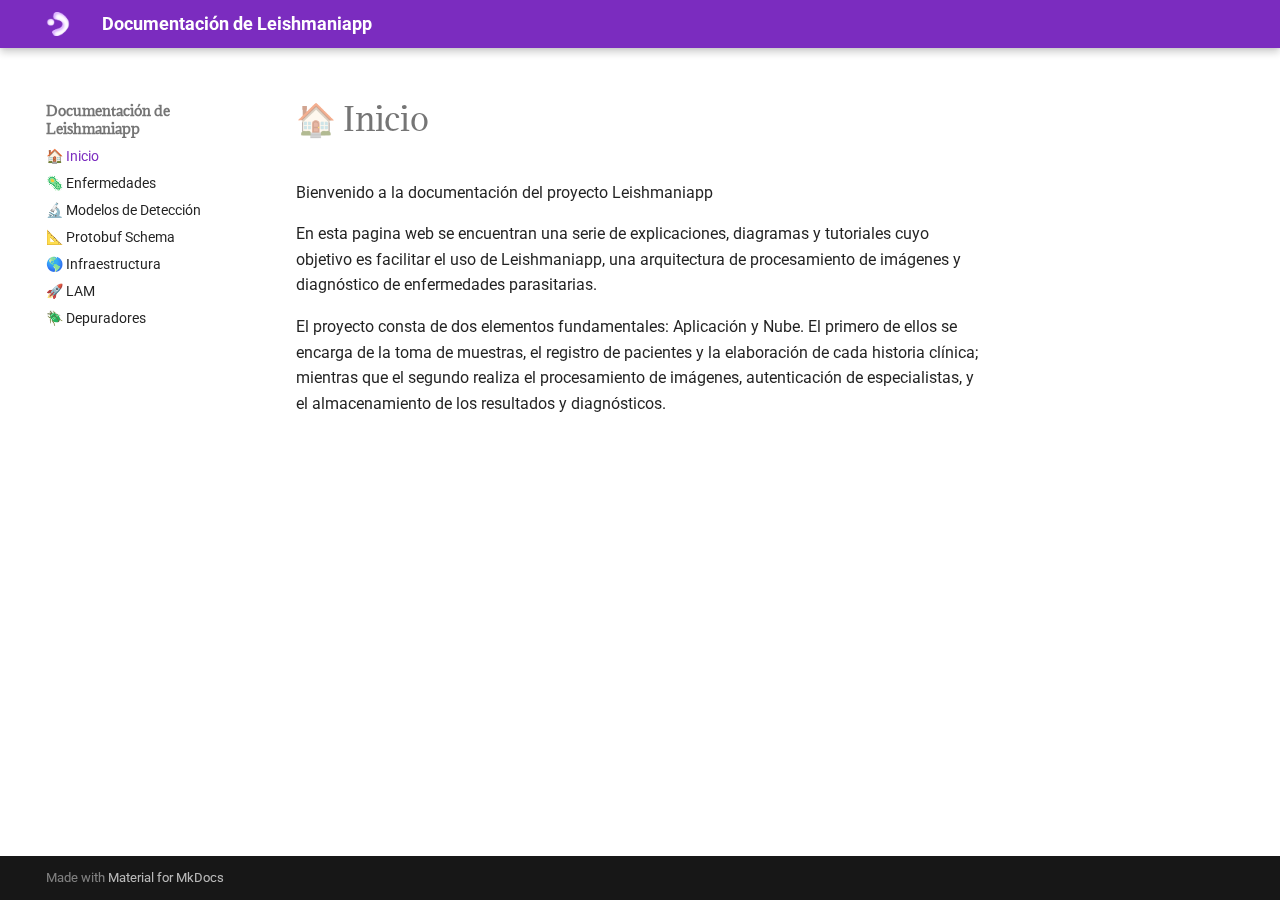
<file: index.html>
<!doctype html>
<html lang="en" class="no-js">
  <head>
    
      <meta charset="utf-8">
      <meta name="viewport" content="width=device-width,initial-scale=1">
      
      
      
      
      
        <link rel="next" href="diseases/">
      
      
      <link rel="icon" href="assets/index/leishmaniapp_neumorphic_light.webp">
      <meta name="generator" content="mkdocs-1.6.0, mkdocs-material-9.5.34">
    
    
      
        <title>Documentación de Leishmaniapp</title>
      
    
    
      <link rel="stylesheet" href="assets/stylesheets/main.35f28582.min.css">
      
        
        <link rel="stylesheet" href="assets/stylesheets/palette.06af60db.min.css">
      
      


    
    
      
    
    
      
        
        
        <link rel="preconnect" href="https://fonts.gstatic.com" crossorigin>
        <link rel="stylesheet" href="https://fonts.googleapis.com/css?family=Roboto:300,300i,400,400i,700,700i%7CRoboto+Mono:400,400i,700,700i&display=fallback">
        <style>:root{--md-text-font:"Roboto";--md-code-font:"Roboto Mono"}</style>
      
    
    
      <link rel="stylesheet" href="stylesheets/fonts.css">
    
      <link rel="stylesheet" href="stylesheets/color.css">
    
      <link rel="stylesheet" href="stylesheets/pdf.css">
    
    <script>__md_scope=new URL(".",location),__md_hash=e=>[...e].reduce(((e,_)=>(e<<5)-e+_.charCodeAt(0)),0),__md_get=(e,_=localStorage,t=__md_scope)=>JSON.parse(_.getItem(t.pathname+"."+e)),__md_set=(e,_,t=localStorage,a=__md_scope)=>{try{t.setItem(a.pathname+"."+e,JSON.stringify(_))}catch(e){}}</script>
    
      

    
    
    
   <link href="assets/stylesheets/glightbox.min.css" rel="stylesheet"/><style>
    html.glightbox-open { overflow: initial; height: 100%; }
    .gslide-title { margin-top: 0px; user-select: text; }
    .gslide-desc { color: #666; user-select: text; }
    .gslide-image img { background: white; }
    .gscrollbar-fixer { padding-right: 15px; }
    .gdesc-inner { font-size: 0.75rem; }
    body[data-md-color-scheme="slate"] .gdesc-inner { background: var(--md-default-bg-color);}
    body[data-md-color-scheme="slate"] .gslide-title { color: var(--md-default-fg-color);}
    body[data-md-color-scheme="slate"] .gslide-desc { color: var(--md-default-fg-color);}</style> <script src="assets/javascripts/glightbox.min.js"></script></head>
  
  
    
    
    
    
    
    <body dir="ltr" data-md-color-scheme="default" data-md-color-primary="custom" data-md-color-accent="indigo">
  
    
    <input class="md-toggle" data-md-toggle="drawer" type="checkbox" id="__drawer" autocomplete="off">
    <input class="md-toggle" data-md-toggle="search" type="checkbox" id="__search" autocomplete="off">
    <label class="md-overlay" for="__drawer"></label>
    <div data-md-component="skip">
      
        
        <a href="#inicio" class="md-skip">
          Skip to content
        </a>
      
    </div>
    <div data-md-component="announce">
      
    </div>
    
    
      

  

<header class="md-header md-header--shadow" data-md-component="header">
  <nav class="md-header__inner md-grid" aria-label="Header">
    <a href="." title="Documentación de Leishmaniapp" class="md-header__button md-logo" aria-label="Documentación de Leishmaniapp" data-md-component="logo">
      
  <img src="assets/index/leishmaniapp_neumorphic_light.webp" alt="logo">

    </a>
    <label class="md-header__button md-icon" for="__drawer">
      
      <svg xmlns="http://www.w3.org/2000/svg" viewBox="0 0 24 24"><path d="M3 6h18v2H3zm0 5h18v2H3zm0 5h18v2H3z"/></svg>
    </label>
    <div class="md-header__title" data-md-component="header-title">
      <div class="md-header__ellipsis">
        <div class="md-header__topic">
          <span class="md-ellipsis">
            Documentación de Leishmaniapp
          </span>
        </div>
        <div class="md-header__topic" data-md-component="header-topic">
          <span class="md-ellipsis">
            
              🏠 Inicio
            
          </span>
        </div>
      </div>
    </div>
    
      
    
    
    
    
    
  </nav>
  
</header>
    
    <div class="md-container" data-md-component="container">
      
      
        
          
        
      
      <main class="md-main" data-md-component="main">
        <div class="md-main__inner md-grid">
          
            
              
              <div class="md-sidebar md-sidebar--primary" data-md-component="sidebar" data-md-type="navigation" >
                <div class="md-sidebar__scrollwrap">
                  <div class="md-sidebar__inner">
                    



<nav class="md-nav md-nav--primary" aria-label="Navigation" data-md-level="0">
  <label class="md-nav__title" for="__drawer">
    <a href="." title="Documentación de Leishmaniapp" class="md-nav__button md-logo" aria-label="Documentación de Leishmaniapp" data-md-component="logo">
      
  <img src="assets/index/leishmaniapp_neumorphic_light.webp" alt="logo">

    </a>
    Documentación de Leishmaniapp
  </label>
  
  <ul class="md-nav__list" data-md-scrollfix>
    
      
      
  
  
    
  
  
  
    <li class="md-nav__item md-nav__item--active">
      
      <input class="md-nav__toggle md-toggle" type="checkbox" id="__toc">
      
      
        
      
      
      <a href="." class="md-nav__link md-nav__link--active">
        
  
  <span class="md-ellipsis">
    🏠 Inicio
  </span>
  

      </a>
      
    </li>
  

    
      
      
  
  
  
  
    <li class="md-nav__item">
      <a href="diseases/" class="md-nav__link">
        
  
  <span class="md-ellipsis">
    🦠 Enfermedades
  </span>
  

      </a>
    </li>
  

    
      
      
  
  
  
  
    <li class="md-nav__item">
      <a href="models/" class="md-nav__link">
        
  
  <span class="md-ellipsis">
    🔬 Modelos de Detección
  </span>
  

      </a>
    </li>
  

    
      
      
  
  
  
  
    <li class="md-nav__item">
      <a href="schema/" class="md-nav__link">
        
  
  <span class="md-ellipsis">
    📐 Protobuf Schema
  </span>
  

      </a>
    </li>
  

    
      
      
  
  
  
  
    <li class="md-nav__item">
      <a href="cloud/" class="md-nav__link">
        
  
  <span class="md-ellipsis">
    🌎 Infraestructura
  </span>
  

      </a>
    </li>
  

    
      
      
  
  
  
  
    <li class="md-nav__item">
      <a href="lam/" class="md-nav__link">
        
  
  <span class="md-ellipsis">
    🚀 LAM
  </span>
  

      </a>
    </li>
  

    
      
      
  
  
  
  
    <li class="md-nav__item">
      <a href="debugger/" class="md-nav__link">
        
  
  <span class="md-ellipsis">
    🪲 Depuradores
  </span>
  

      </a>
    </li>
  

    
  </ul>
</nav>
                  </div>
                </div>
              </div>
            
            
              
              <div class="md-sidebar md-sidebar--secondary" data-md-component="sidebar" data-md-type="toc" >
                <div class="md-sidebar__scrollwrap">
                  <div class="md-sidebar__inner">
                    

<nav class="md-nav md-nav--secondary" aria-label="Table of contents">
  
  
  
    
  
  
</nav>
                  </div>
                </div>
              </div>
            
          
          
            <div class="md-content" data-md-component="content">
              <article class="md-content__inner md-typeset">
                
                  


<h1 id="inicio">🏠 Inicio</h1>
<p>Bienvenido a la documentación del proyecto Leishmaniapp</p>
<p>En esta pagina web se encuentran una serie de explicaciones, diagramas y tutoriales cuyo objetivo es facilitar el uso de Leishmaniapp, una arquitectura de procesamiento de imágenes y diagnóstico de enfermedades parasitarias. </p>
<p>El proyecto consta de dos elementos fundamentales: Aplicación y Nube. El primero de ellos se encarga de la toma de muestras, el registro de pacientes y la elaboración de cada historia clínica; mientras que el segundo realiza el procesamiento de imágenes, autenticación de especialistas, y el almacenamiento de los resultados y diagnósticos.</p>












                
              </article>
            </div>
          
          
<script>var target=document.getElementById(location.hash.slice(1));target&&target.name&&(target.checked=target.name.startsWith("__tabbed_"))</script>
        </div>
        
      </main>
      
        <footer class="md-footer">
  
  <div class="md-footer-meta md-typeset">
    <div class="md-footer-meta__inner md-grid">
      <div class="md-copyright">
  
  
    Made with
    <a href="https://squidfunk.github.io/mkdocs-material/" target="_blank" rel="noopener">
      Material for MkDocs
    </a>
  
</div>
      
    </div>
  </div>
</footer>
      
    </div>
    <div class="md-dialog" data-md-component="dialog">
      <div class="md-dialog__inner md-typeset"></div>
    </div>
    
    
    <script id="__config" type="application/json">{"base": ".", "features": [], "search": "assets/javascripts/workers/search.07f07601.min.js", "translations": {"clipboard.copied": "Copied to clipboard", "clipboard.copy": "Copy to clipboard", "search.result.more.one": "1 more on this page", "search.result.more.other": "# more on this page", "search.result.none": "No matching documents", "search.result.one": "1 matching document", "search.result.other": "# matching documents", "search.result.placeholder": "Type to start searching", "search.result.term.missing": "Missing", "select.version": "Select version"}}</script>
    
    
      <script src="assets/javascripts/bundle.56dfad97.min.js"></script>
      
    
  <script id="init-glightbox">const lightbox = GLightbox({"touchNavigation": true, "loop": false, "zoomable": true, "draggable": true, "openEffect": "zoom", "closeEffect": "zoom", "slideEffect": "slide"});
document$.subscribe(() => { lightbox.reload() });
</script></body>
</html>
</file>
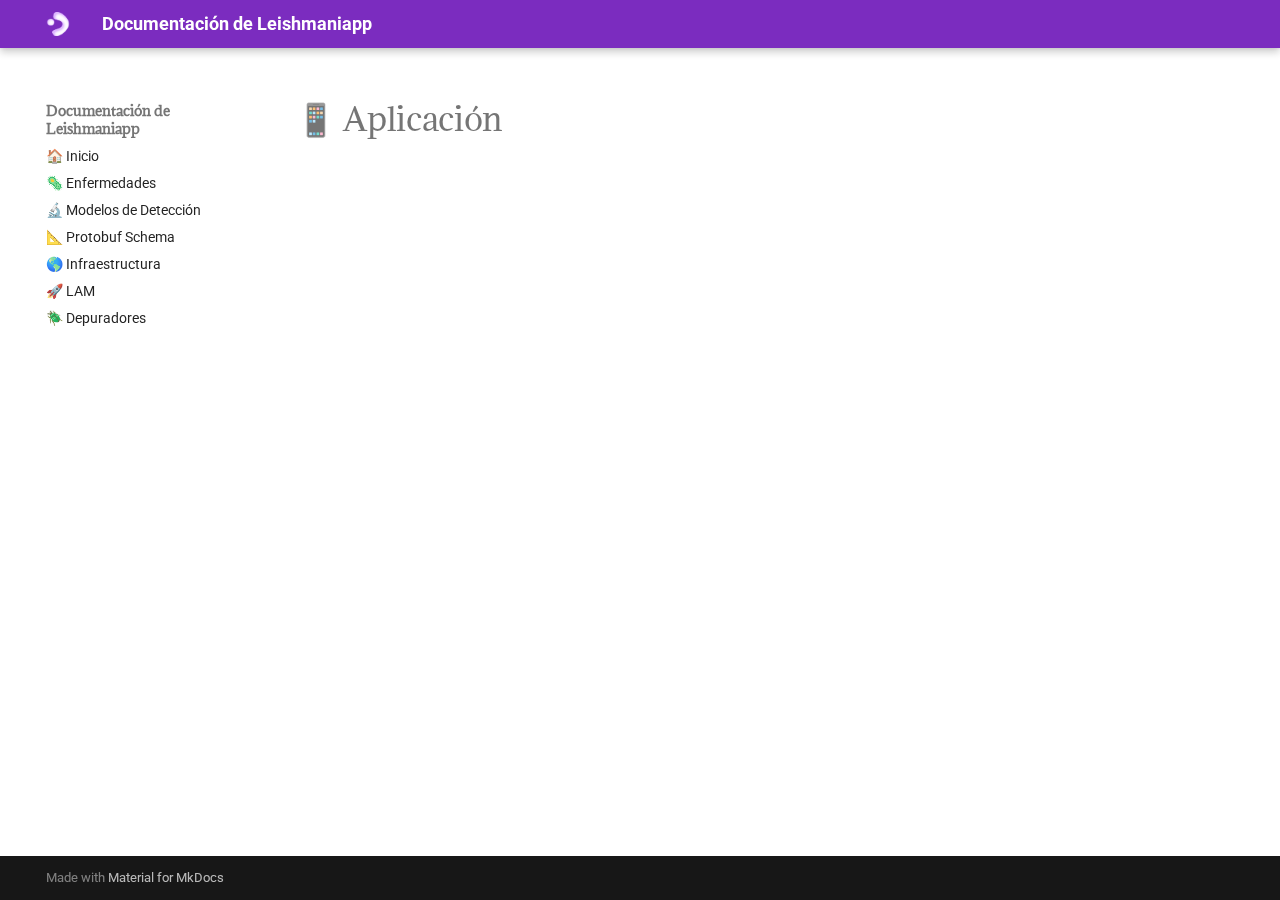
<file: application/index.html>
<!doctype html>
<html lang="en" class="no-js">
  <head>
    
      <meta charset="utf-8">
      <meta name="viewport" content="width=device-width,initial-scale=1">
      
      
      
      
      
      
      <link rel="icon" href="../assets/index/leishmaniapp_neumorphic_light.webp">
      <meta name="generator" content="mkdocs-1.6.0, mkdocs-material-9.5.34">
    
    
      
        <title>📱 Aplicación - Documentación de Leishmaniapp</title>
      
    
    
      <link rel="stylesheet" href="../assets/stylesheets/main.35f28582.min.css">
      
        
        <link rel="stylesheet" href="../assets/stylesheets/palette.06af60db.min.css">
      
      


    
    
      
    
    
      
        
        
        <link rel="preconnect" href="https://fonts.gstatic.com" crossorigin>
        <link rel="stylesheet" href="https://fonts.googleapis.com/css?family=Roboto:300,300i,400,400i,700,700i%7CRoboto+Mono:400,400i,700,700i&display=fallback">
        <style>:root{--md-text-font:"Roboto";--md-code-font:"Roboto Mono"}</style>
      
    
    
      <link rel="stylesheet" href="../stylesheets/fonts.css">
    
      <link rel="stylesheet" href="../stylesheets/color.css">
    
      <link rel="stylesheet" href="../stylesheets/pdf.css">
    
    <script>__md_scope=new URL("..",location),__md_hash=e=>[...e].reduce(((e,_)=>(e<<5)-e+_.charCodeAt(0)),0),__md_get=(e,_=localStorage,t=__md_scope)=>JSON.parse(_.getItem(t.pathname+"."+e)),__md_set=(e,_,t=localStorage,a=__md_scope)=>{try{t.setItem(a.pathname+"."+e,JSON.stringify(_))}catch(e){}}</script>
    
      

    
    
    
   <link href="../assets/stylesheets/glightbox.min.css" rel="stylesheet"/><style>
    html.glightbox-open { overflow: initial; height: 100%; }
    .gslide-title { margin-top: 0px; user-select: text; }
    .gslide-desc { color: #666; user-select: text; }
    .gslide-image img { background: white; }
    .gscrollbar-fixer { padding-right: 15px; }
    .gdesc-inner { font-size: 0.75rem; }
    body[data-md-color-scheme="slate"] .gdesc-inner { background: var(--md-default-bg-color);}
    body[data-md-color-scheme="slate"] .gslide-title { color: var(--md-default-fg-color);}
    body[data-md-color-scheme="slate"] .gslide-desc { color: var(--md-default-fg-color);}</style> <script src="../assets/javascripts/glightbox.min.js"></script></head>
  
  
    
    
    
    
    
    <body dir="ltr" data-md-color-scheme="default" data-md-color-primary="custom" data-md-color-accent="indigo">
  
    
    <input class="md-toggle" data-md-toggle="drawer" type="checkbox" id="__drawer" autocomplete="off">
    <input class="md-toggle" data-md-toggle="search" type="checkbox" id="__search" autocomplete="off">
    <label class="md-overlay" for="__drawer"></label>
    <div data-md-component="skip">
      
        
        <a href="#aplicacion" class="md-skip">
          Skip to content
        </a>
      
    </div>
    <div data-md-component="announce">
      
    </div>
    
    
      

  

<header class="md-header md-header--shadow" data-md-component="header">
  <nav class="md-header__inner md-grid" aria-label="Header">
    <a href=".." title="Documentación de Leishmaniapp" class="md-header__button md-logo" aria-label="Documentación de Leishmaniapp" data-md-component="logo">
      
  <img src="../assets/index/leishmaniapp_neumorphic_light.webp" alt="logo">

    </a>
    <label class="md-header__button md-icon" for="__drawer">
      
      <svg xmlns="http://www.w3.org/2000/svg" viewBox="0 0 24 24"><path d="M3 6h18v2H3zm0 5h18v2H3zm0 5h18v2H3z"/></svg>
    </label>
    <div class="md-header__title" data-md-component="header-title">
      <div class="md-header__ellipsis">
        <div class="md-header__topic">
          <span class="md-ellipsis">
            Documentación de Leishmaniapp
          </span>
        </div>
        <div class="md-header__topic" data-md-component="header-topic">
          <span class="md-ellipsis">
            
              📱 Aplicación
            
          </span>
        </div>
      </div>
    </div>
    
      
    
    
    
    
    
  </nav>
  
</header>
    
    <div class="md-container" data-md-component="container">
      
      
        
          
        
      
      <main class="md-main" data-md-component="main">
        <div class="md-main__inner md-grid">
          
            
              
              <div class="md-sidebar md-sidebar--primary" data-md-component="sidebar" data-md-type="navigation" >
                <div class="md-sidebar__scrollwrap">
                  <div class="md-sidebar__inner">
                    



<nav class="md-nav md-nav--primary" aria-label="Navigation" data-md-level="0">
  <label class="md-nav__title" for="__drawer">
    <a href=".." title="Documentación de Leishmaniapp" class="md-nav__button md-logo" aria-label="Documentación de Leishmaniapp" data-md-component="logo">
      
  <img src="../assets/index/leishmaniapp_neumorphic_light.webp" alt="logo">

    </a>
    Documentación de Leishmaniapp
  </label>
  
  <ul class="md-nav__list" data-md-scrollfix>
    
      
      
  
  
  
  
    <li class="md-nav__item">
      <a href=".." class="md-nav__link">
        
  
  <span class="md-ellipsis">
    🏠 Inicio
  </span>
  

      </a>
    </li>
  

    
      
      
  
  
  
  
    <li class="md-nav__item">
      <a href="../diseases/" class="md-nav__link">
        
  
  <span class="md-ellipsis">
    🦠 Enfermedades
  </span>
  

      </a>
    </li>
  

    
      
      
  
  
  
  
    <li class="md-nav__item">
      <a href="../models/" class="md-nav__link">
        
  
  <span class="md-ellipsis">
    🔬 Modelos de Detección
  </span>
  

      </a>
    </li>
  

    
      
      
  
  
  
  
    <li class="md-nav__item">
      <a href="../schema/" class="md-nav__link">
        
  
  <span class="md-ellipsis">
    📐 Protobuf Schema
  </span>
  

      </a>
    </li>
  

    
      
      
  
  
  
  
    <li class="md-nav__item">
      <a href="../cloud/" class="md-nav__link">
        
  
  <span class="md-ellipsis">
    🌎 Infraestructura
  </span>
  

      </a>
    </li>
  

    
      
      
  
  
  
  
    <li class="md-nav__item">
      <a href="../lam/" class="md-nav__link">
        
  
  <span class="md-ellipsis">
    🚀 LAM
  </span>
  

      </a>
    </li>
  

    
      
      
  
  
  
  
    <li class="md-nav__item">
      <a href="../debugger/" class="md-nav__link">
        
  
  <span class="md-ellipsis">
    🪲 Depuradores
  </span>
  

      </a>
    </li>
  

    
  </ul>
</nav>
                  </div>
                </div>
              </div>
            
            
              
              <div class="md-sidebar md-sidebar--secondary" data-md-component="sidebar" data-md-type="toc" >
                <div class="md-sidebar__scrollwrap">
                  <div class="md-sidebar__inner">
                    

<nav class="md-nav md-nav--secondary" aria-label="Table of contents">
  
  
  
    
  
  
</nav>
                  </div>
                </div>
              </div>
            
          
          
            <div class="md-content" data-md-component="content">
              <article class="md-content__inner md-typeset">
                
                  


<h1 id="aplicacion">📱 Aplicación</h1>












                
              </article>
            </div>
          
          
<script>var target=document.getElementById(location.hash.slice(1));target&&target.name&&(target.checked=target.name.startsWith("__tabbed_"))</script>
        </div>
        
      </main>
      
        <footer class="md-footer">
  
  <div class="md-footer-meta md-typeset">
    <div class="md-footer-meta__inner md-grid">
      <div class="md-copyright">
  
  
    Made with
    <a href="https://squidfunk.github.io/mkdocs-material/" target="_blank" rel="noopener">
      Material for MkDocs
    </a>
  
</div>
      
    </div>
  </div>
</footer>
      
    </div>
    <div class="md-dialog" data-md-component="dialog">
      <div class="md-dialog__inner md-typeset"></div>
    </div>
    
    
    <script id="__config" type="application/json">{"base": "..", "features": [], "search": "../assets/javascripts/workers/search.07f07601.min.js", "translations": {"clipboard.copied": "Copied to clipboard", "clipboard.copy": "Copy to clipboard", "search.result.more.one": "1 more on this page", "search.result.more.other": "# more on this page", "search.result.none": "No matching documents", "search.result.one": "1 matching document", "search.result.other": "# matching documents", "search.result.placeholder": "Type to start searching", "search.result.term.missing": "Missing", "select.version": "Select version"}}</script>
    
    
      <script src="../assets/javascripts/bundle.56dfad97.min.js"></script>
      
    
  <script id="init-glightbox">const lightbox = GLightbox({"touchNavigation": true, "loop": false, "zoomable": true, "draggable": true, "openEffect": "zoom", "closeEffect": "zoom", "slideEffect": "slide"});
document$.subscribe(() => { lightbox.reload() });
</script></body>
</html>
</file>
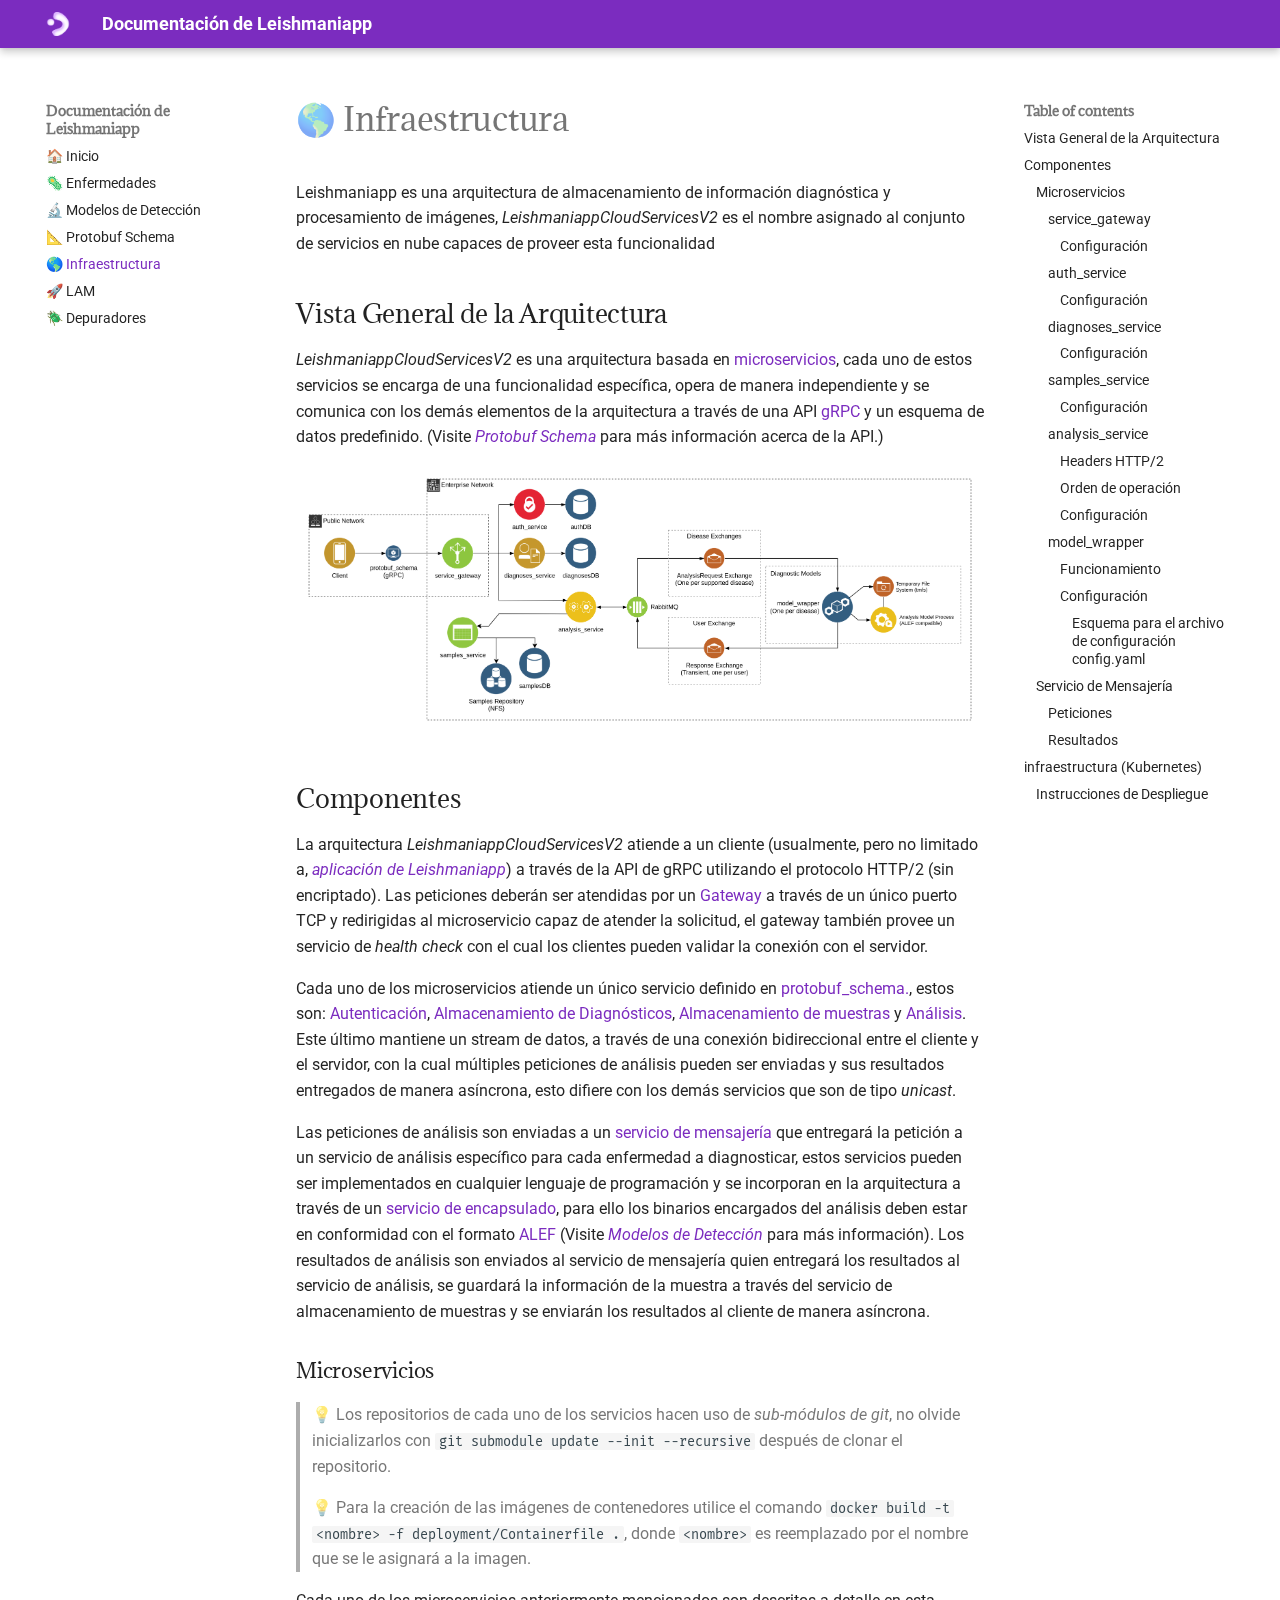
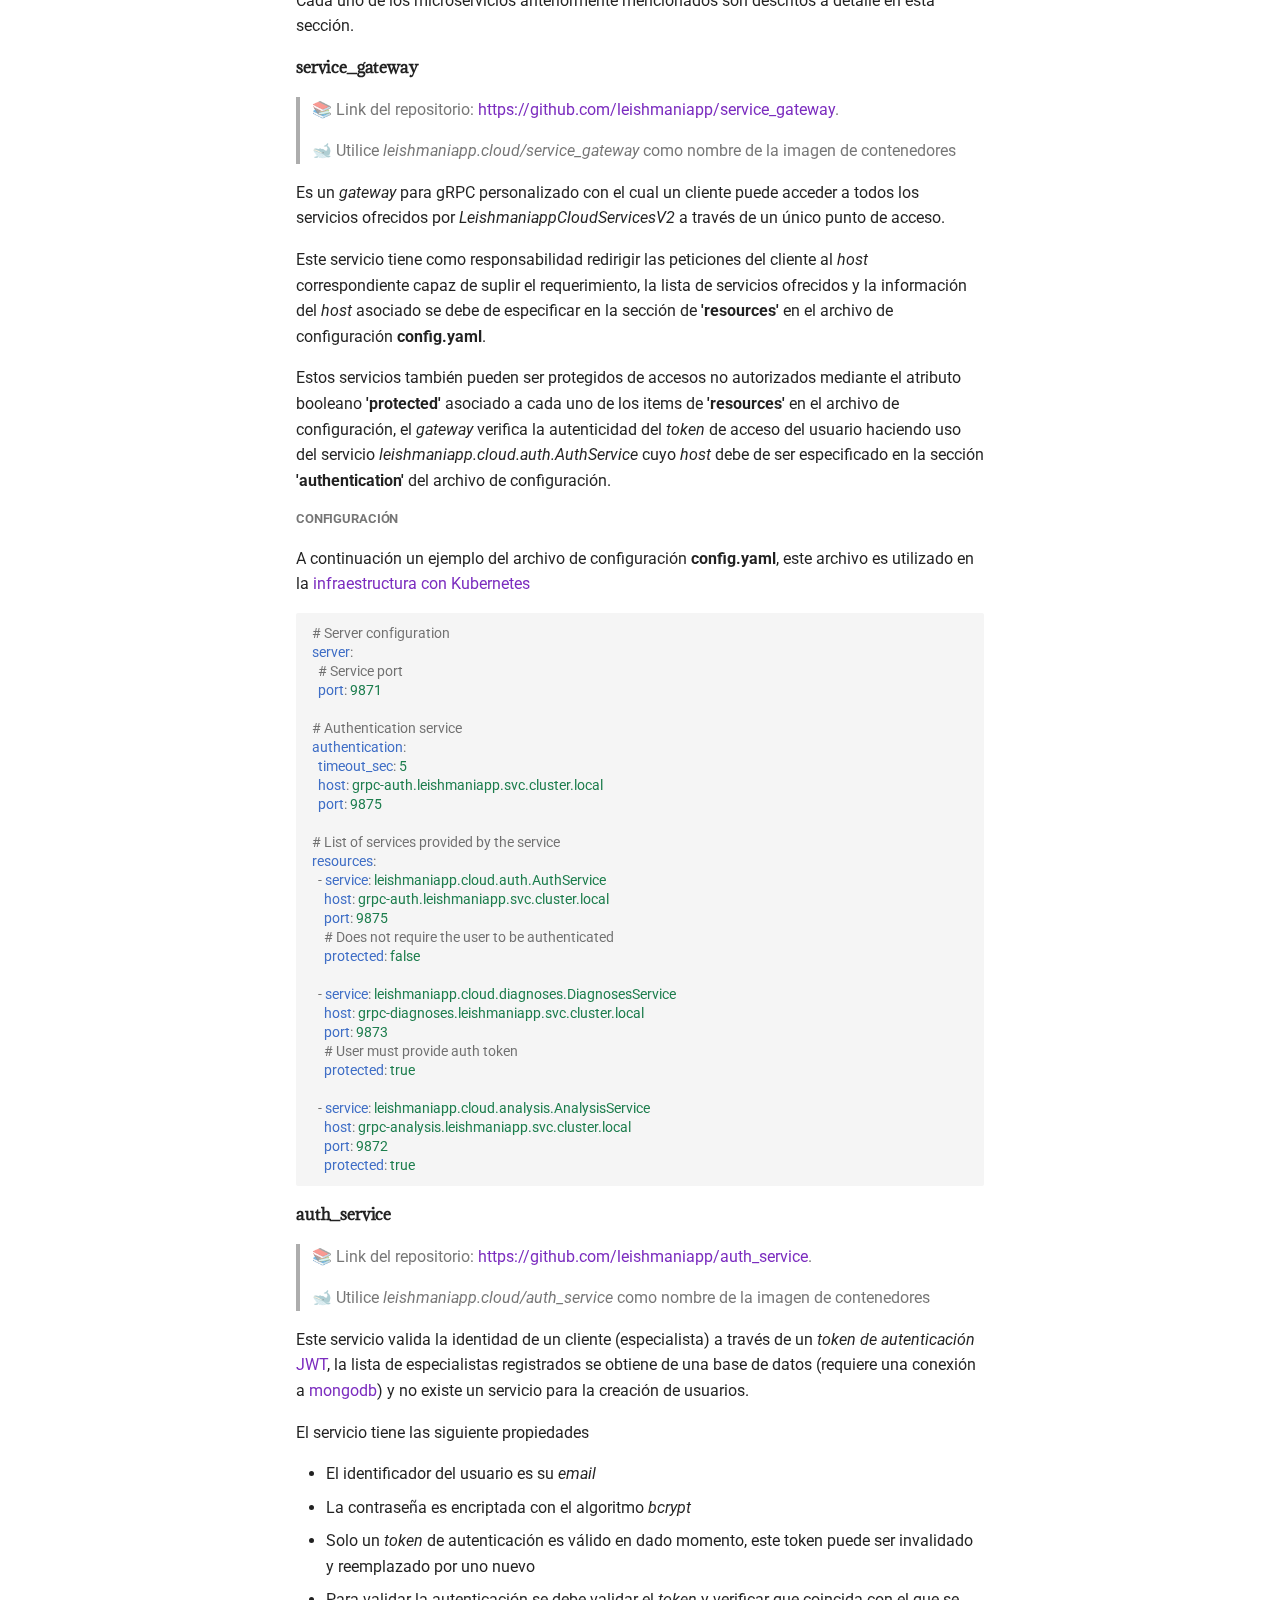
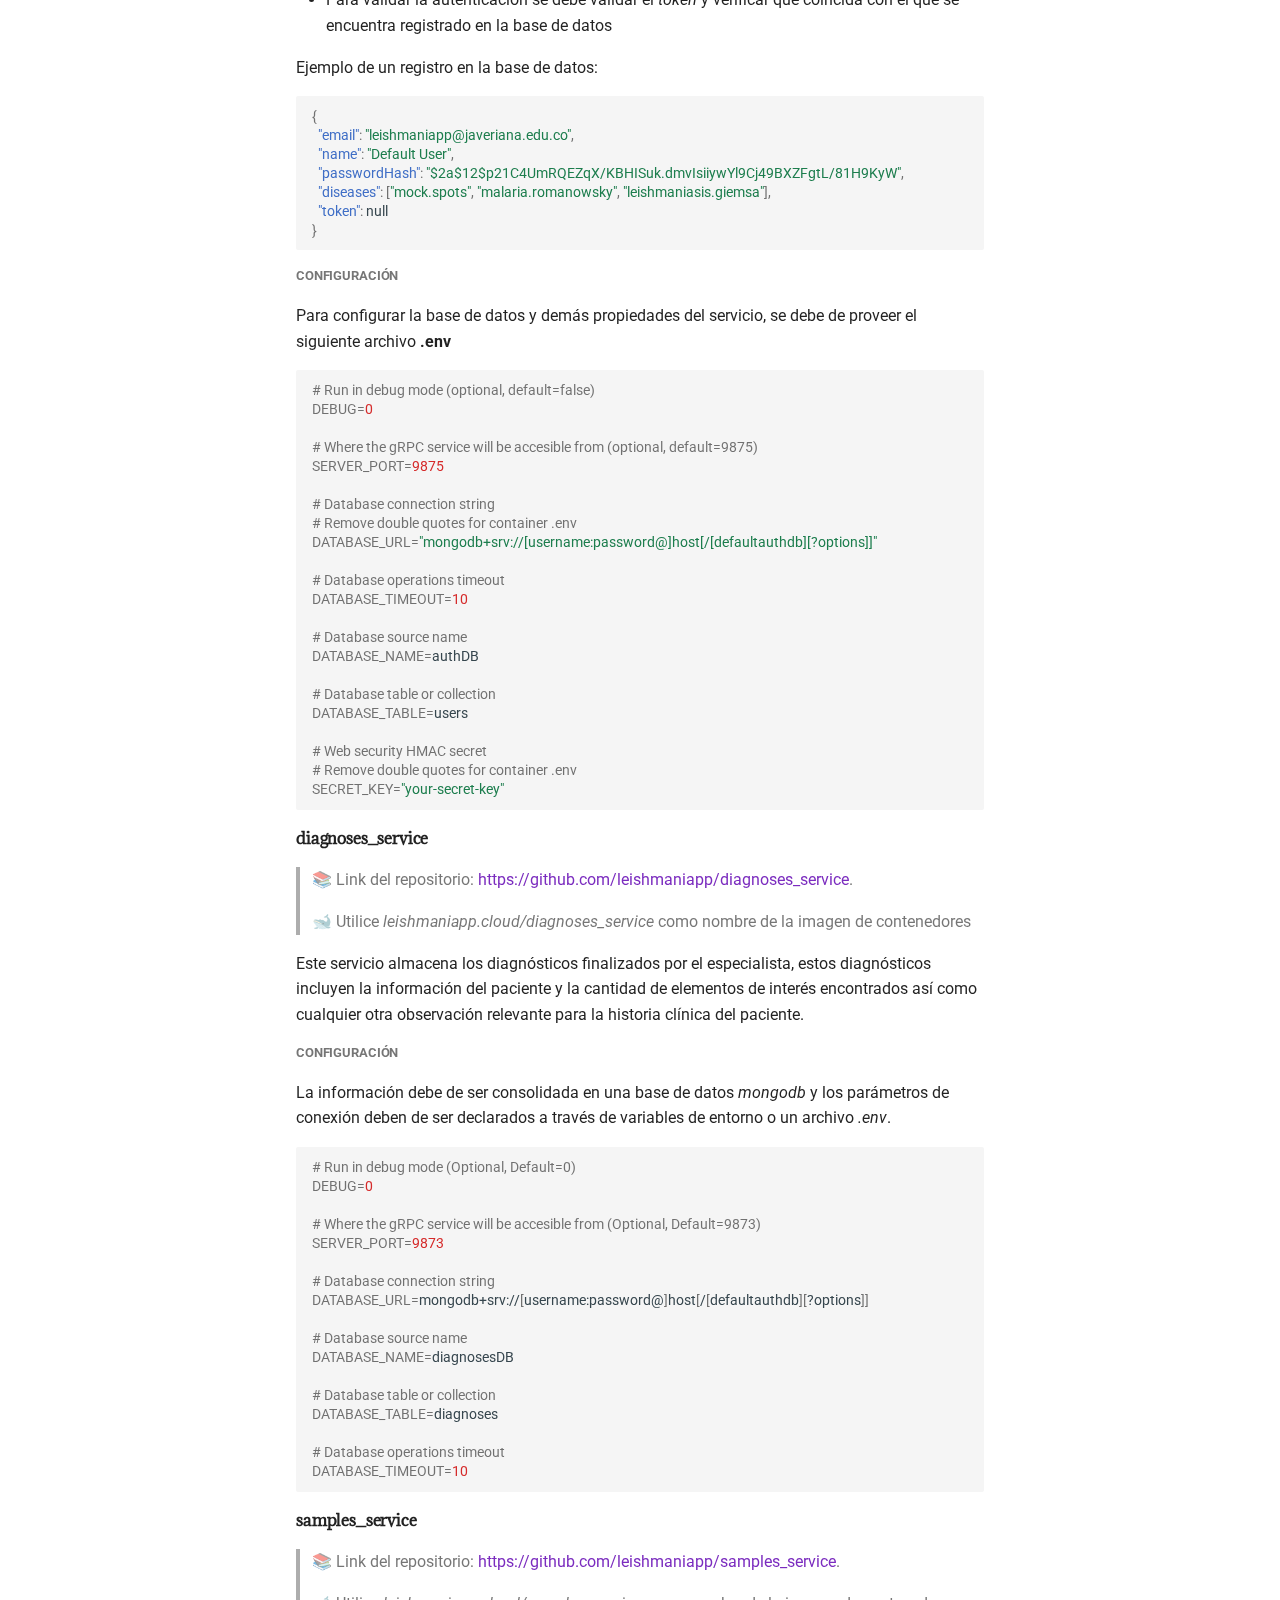
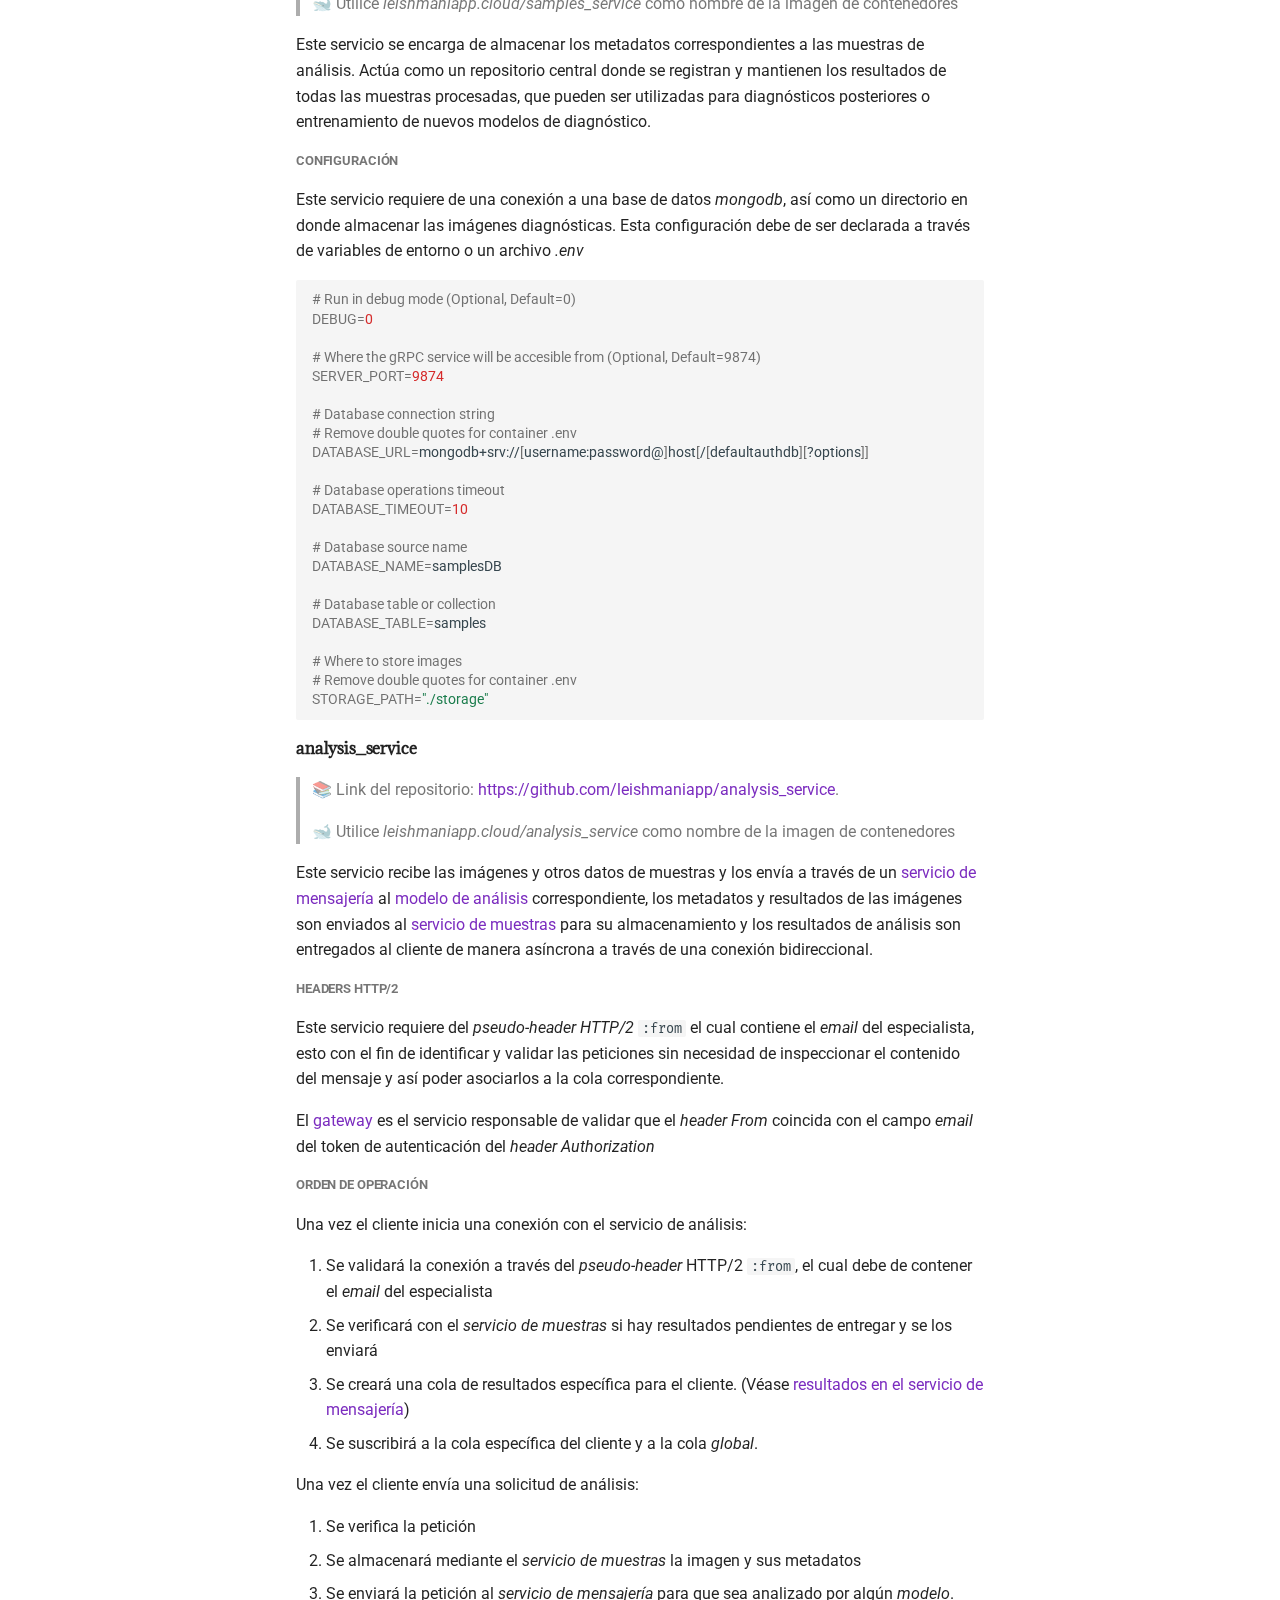
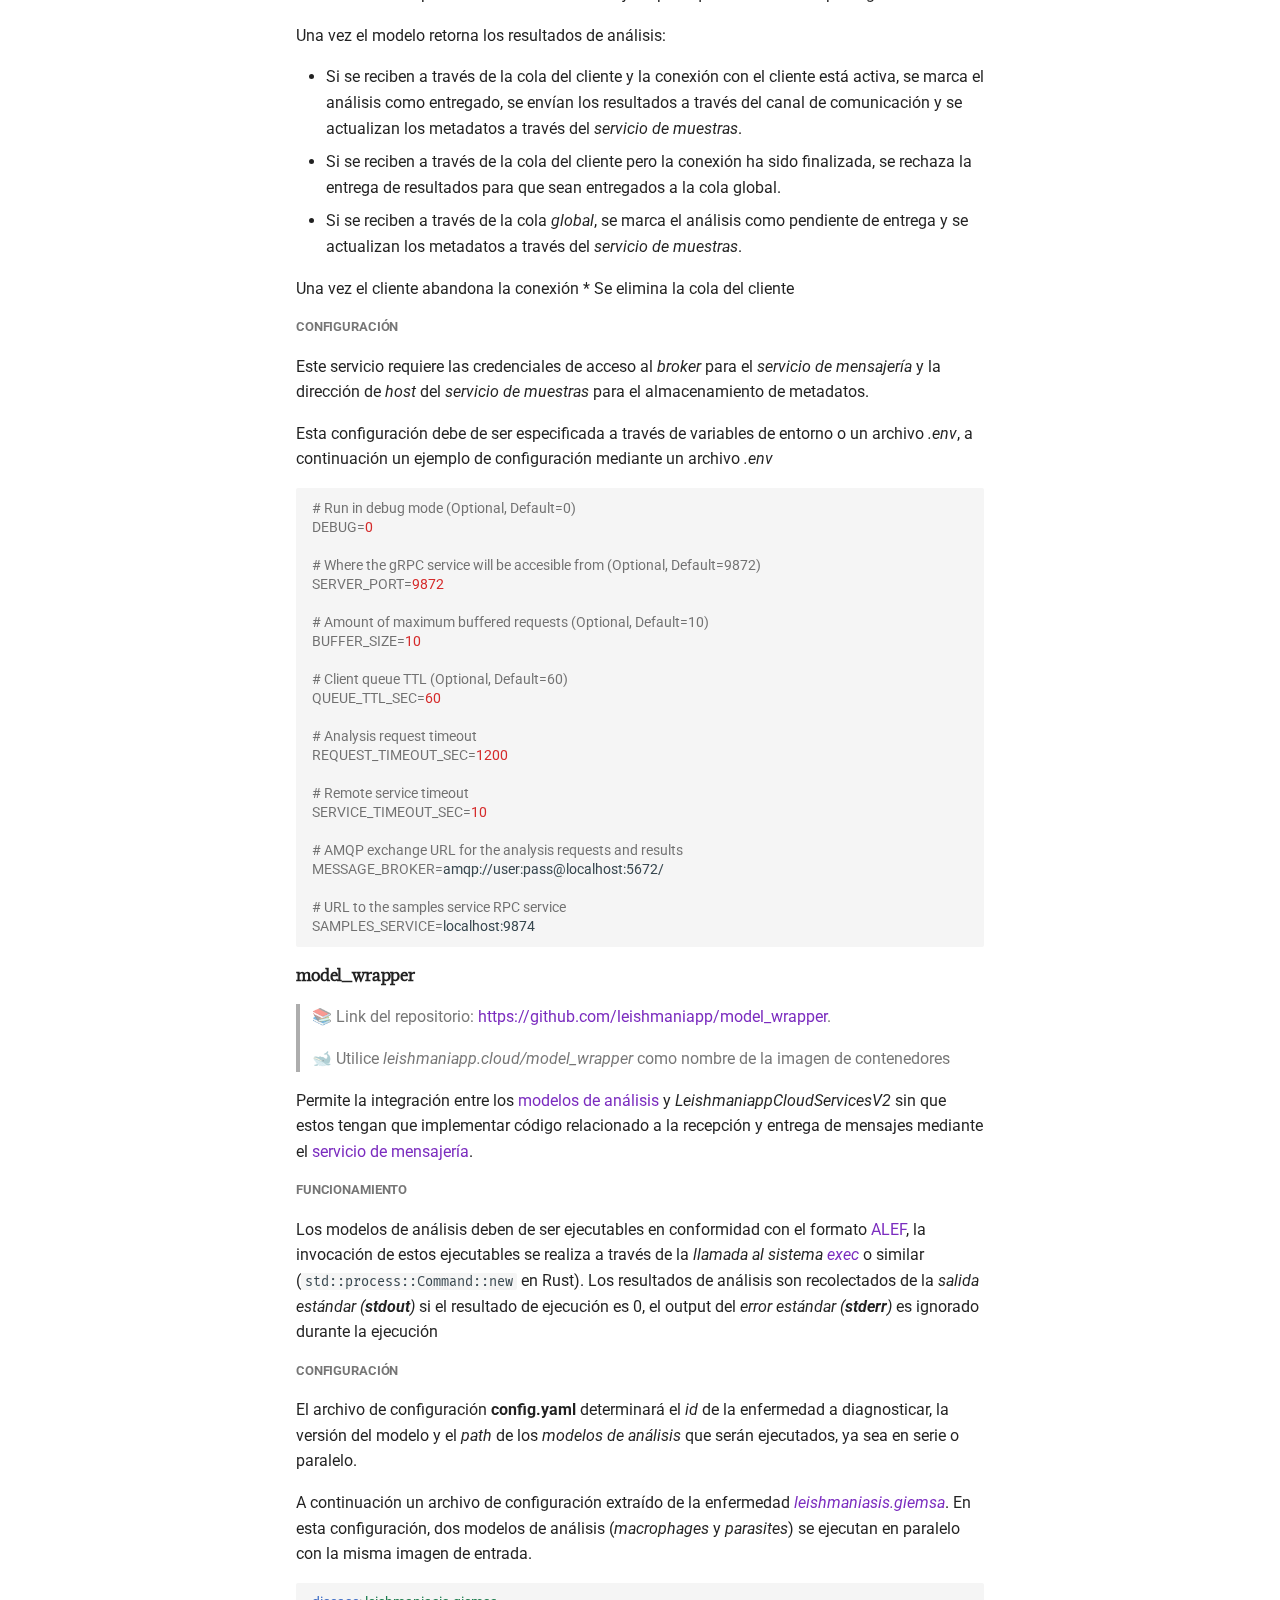
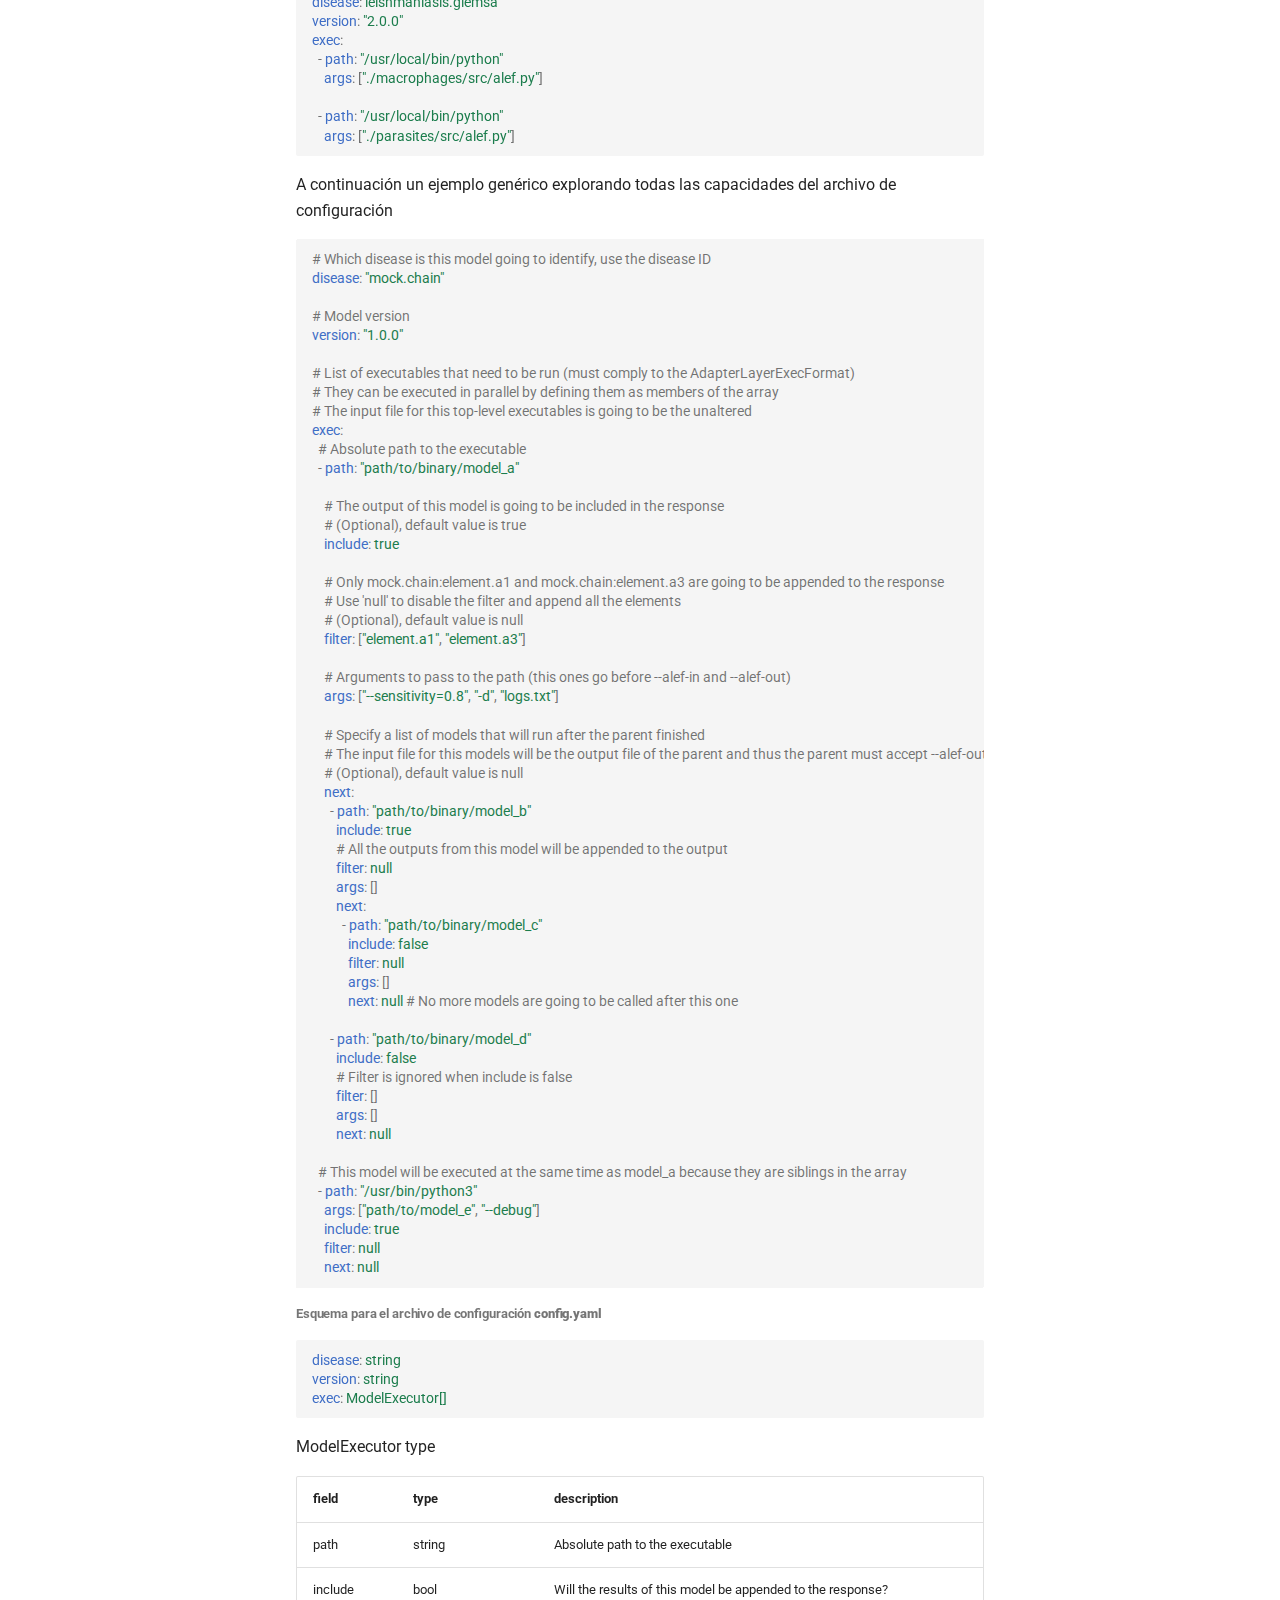
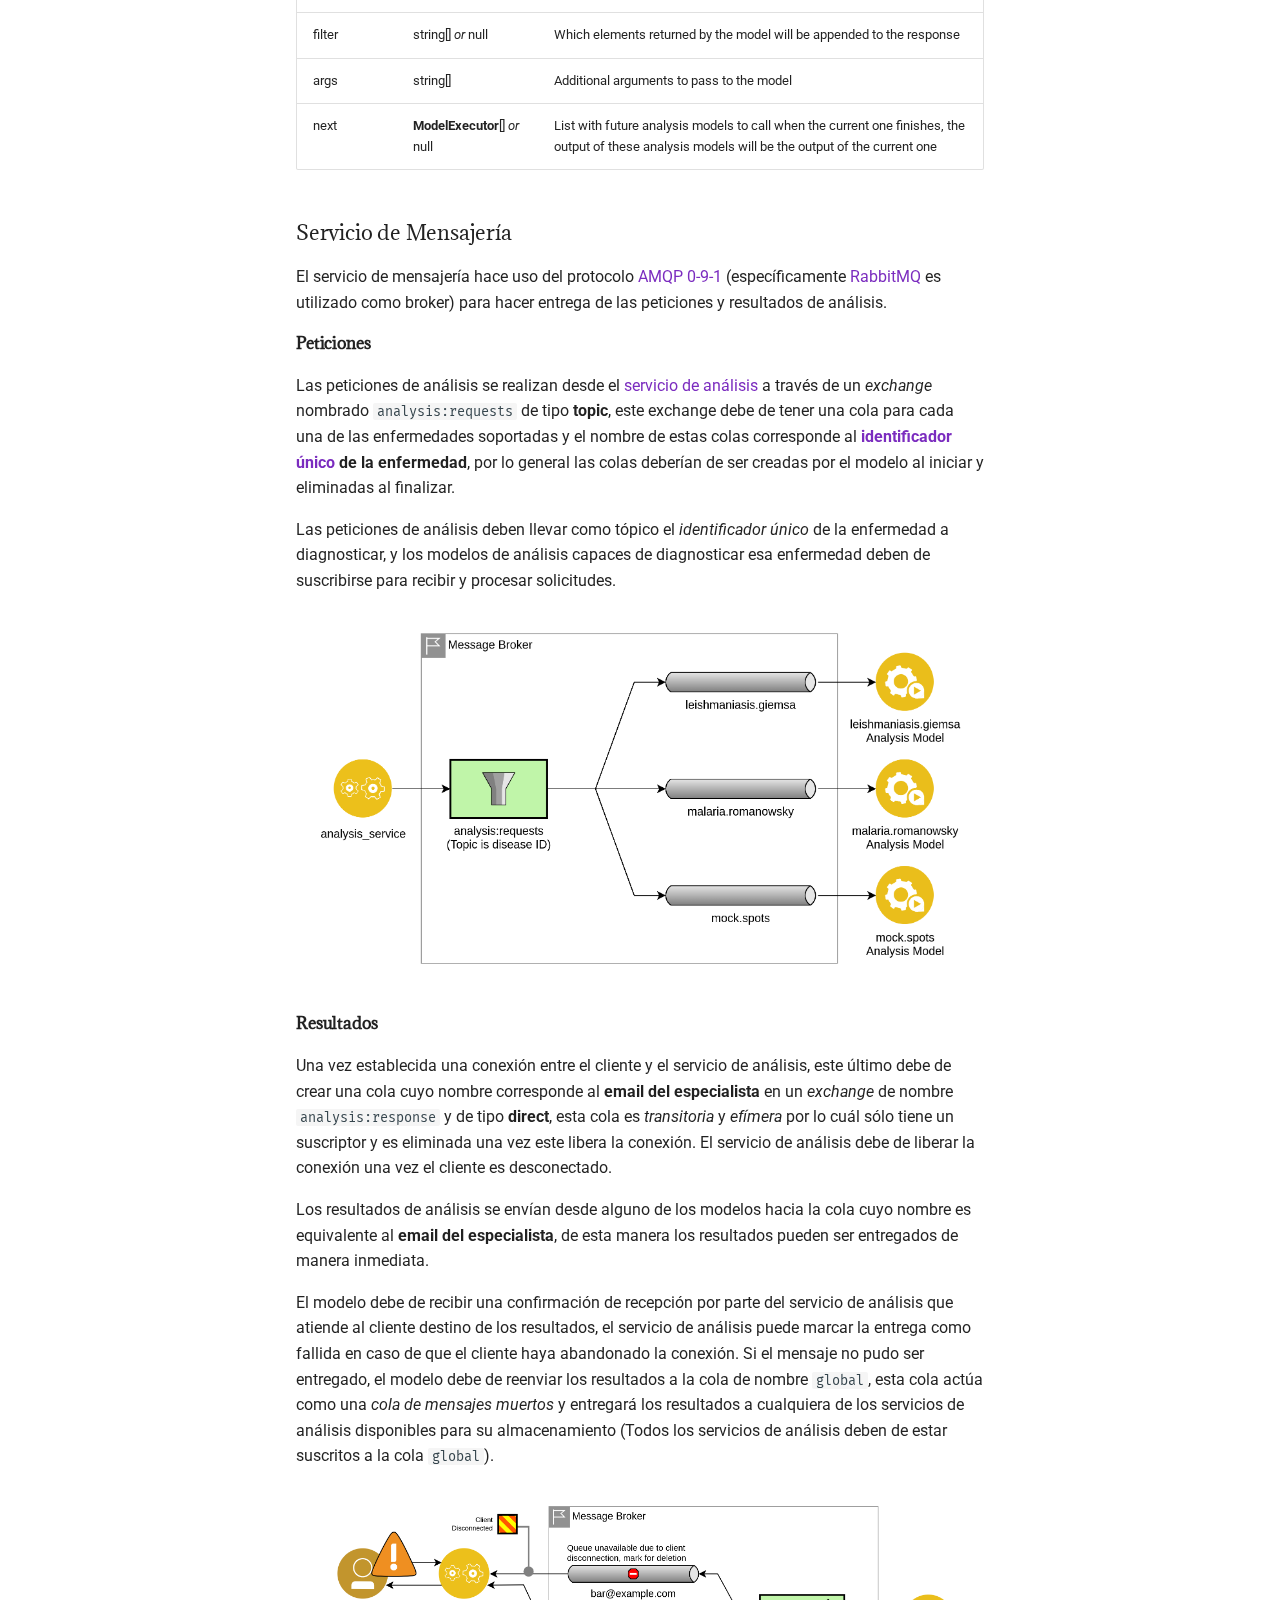
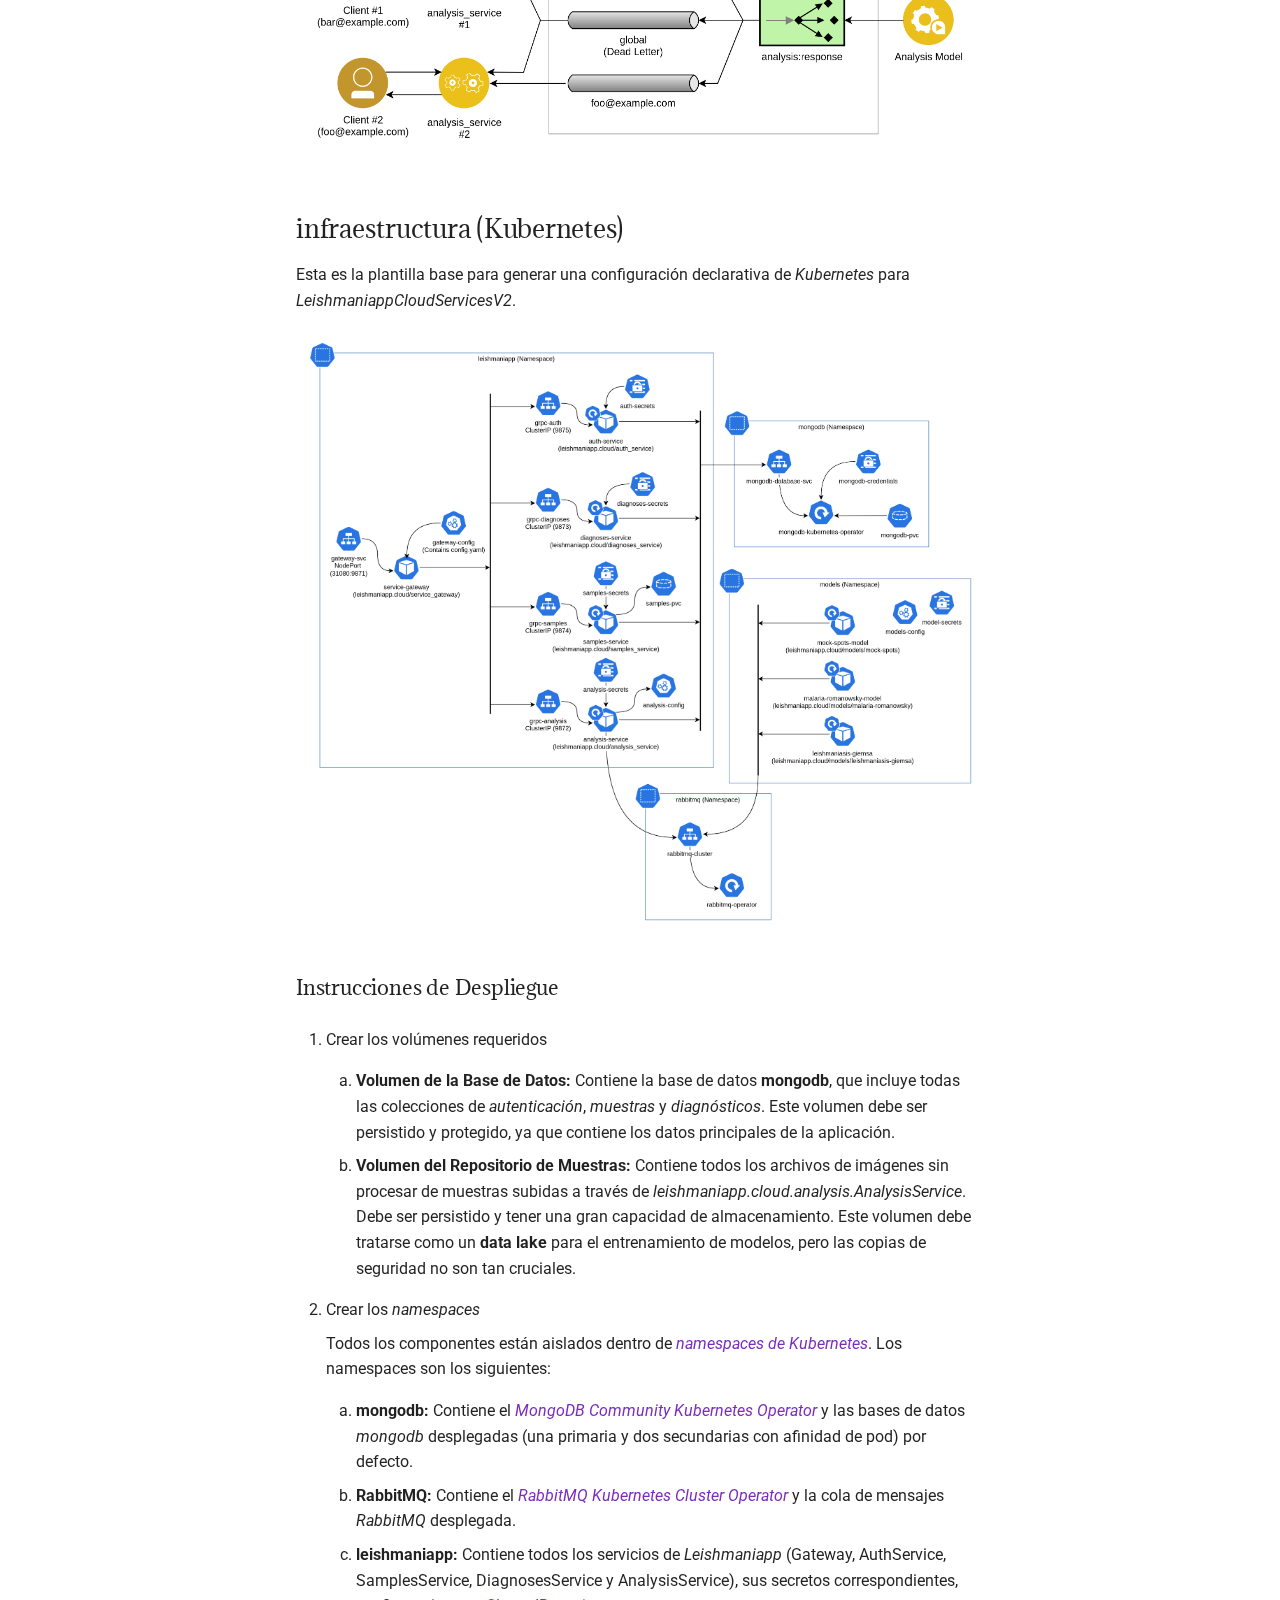
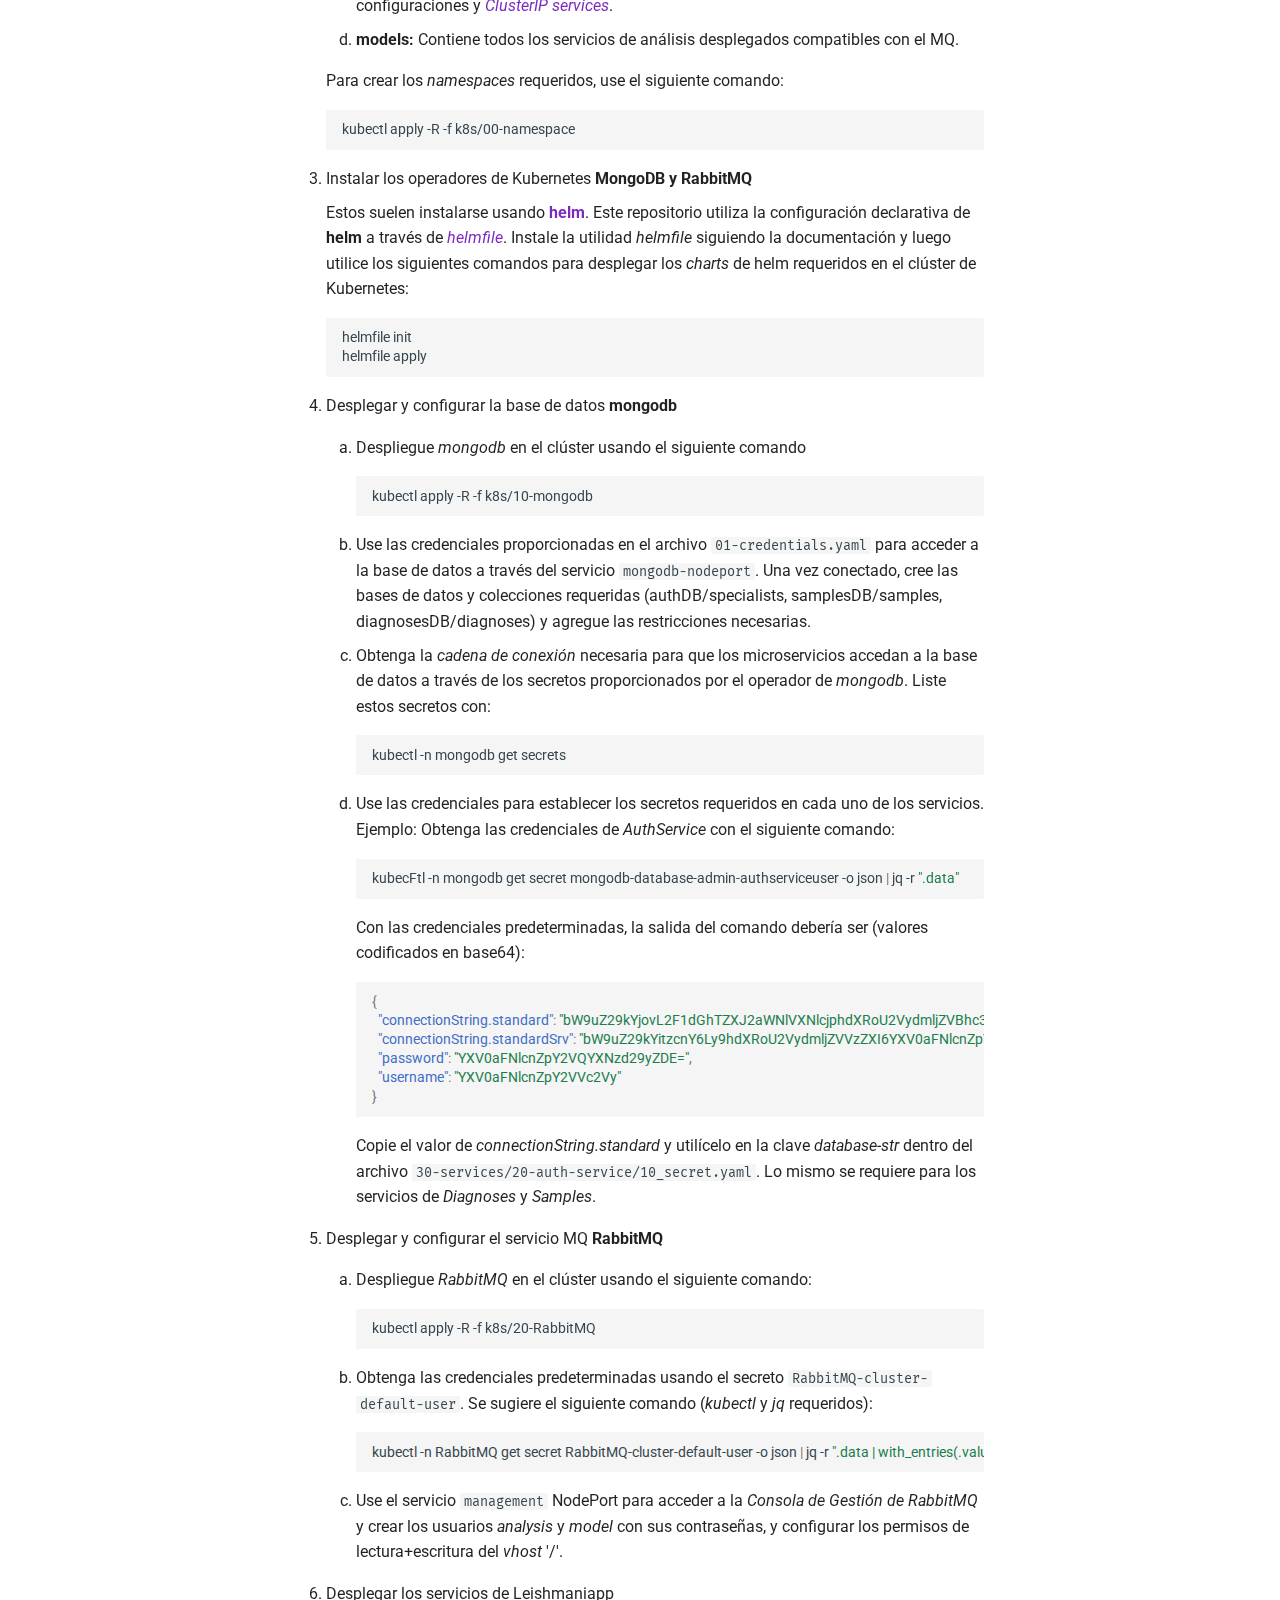
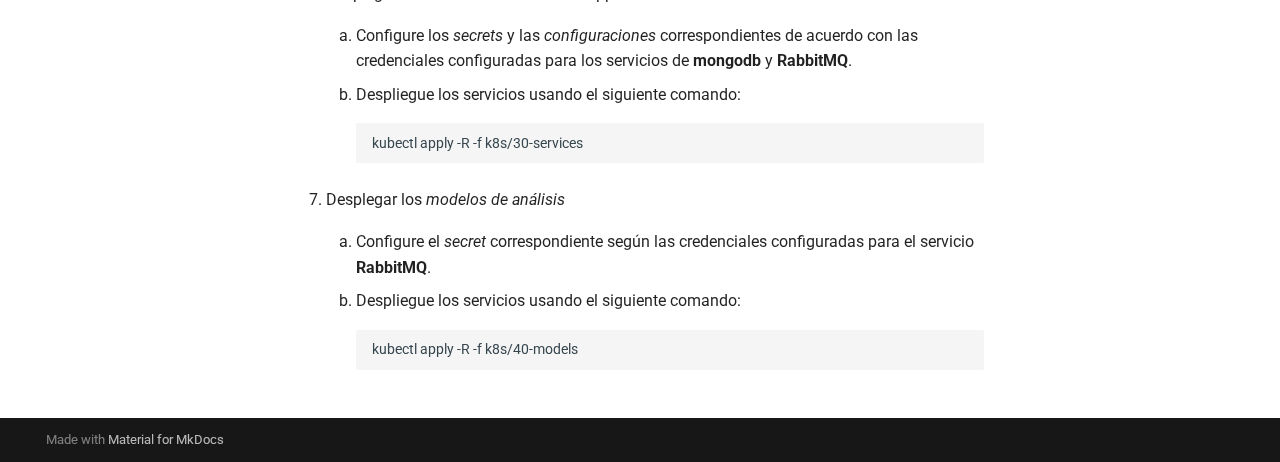
<file: cloud/index.html>
<!doctype html>
<html lang="en" class="no-js">
  <head>
    
      <meta charset="utf-8">
      <meta name="viewport" content="width=device-width,initial-scale=1">
      
      
      
      
        <link rel="prev" href="../schema/">
      
      
        <link rel="next" href="../lam/">
      
      
      <link rel="icon" href="../assets/index/leishmaniapp_neumorphic_light.webp">
      <meta name="generator" content="mkdocs-1.6.0, mkdocs-material-9.5.34">
    
    
      
        <title>🌎 Infraestructura - Documentación de Leishmaniapp</title>
      
    
    
      <link rel="stylesheet" href="../assets/stylesheets/main.35f28582.min.css">
      
        
        <link rel="stylesheet" href="../assets/stylesheets/palette.06af60db.min.css">
      
      


    
    
      
    
    
      
        
        
        <link rel="preconnect" href="https://fonts.gstatic.com" crossorigin>
        <link rel="stylesheet" href="https://fonts.googleapis.com/css?family=Roboto:300,300i,400,400i,700,700i%7CRoboto+Mono:400,400i,700,700i&display=fallback">
        <style>:root{--md-text-font:"Roboto";--md-code-font:"Roboto Mono"}</style>
      
    
    
      <link rel="stylesheet" href="../stylesheets/fonts.css">
    
      <link rel="stylesheet" href="../stylesheets/color.css">
    
      <link rel="stylesheet" href="../stylesheets/pdf.css">
    
    <script>__md_scope=new URL("..",location),__md_hash=e=>[...e].reduce(((e,_)=>(e<<5)-e+_.charCodeAt(0)),0),__md_get=(e,_=localStorage,t=__md_scope)=>JSON.parse(_.getItem(t.pathname+"."+e)),__md_set=(e,_,t=localStorage,a=__md_scope)=>{try{t.setItem(a.pathname+"."+e,JSON.stringify(_))}catch(e){}}</script>
    
      

    
    
    
   <link href="../assets/stylesheets/glightbox.min.css" rel="stylesheet"/><style>
    html.glightbox-open { overflow: initial; height: 100%; }
    .gslide-title { margin-top: 0px; user-select: text; }
    .gslide-desc { color: #666; user-select: text; }
    .gslide-image img { background: white; }
    .gscrollbar-fixer { padding-right: 15px; }
    .gdesc-inner { font-size: 0.75rem; }
    body[data-md-color-scheme="slate"] .gdesc-inner { background: var(--md-default-bg-color);}
    body[data-md-color-scheme="slate"] .gslide-title { color: var(--md-default-fg-color);}
    body[data-md-color-scheme="slate"] .gslide-desc { color: var(--md-default-fg-color);}</style> <script src="../assets/javascripts/glightbox.min.js"></script></head>
  
  
    
    
    
    
    
    <body dir="ltr" data-md-color-scheme="default" data-md-color-primary="custom" data-md-color-accent="indigo">
  
    
    <input class="md-toggle" data-md-toggle="drawer" type="checkbox" id="__drawer" autocomplete="off">
    <input class="md-toggle" data-md-toggle="search" type="checkbox" id="__search" autocomplete="off">
    <label class="md-overlay" for="__drawer"></label>
    <div data-md-component="skip">
      
        
        <a href="#infraestructura" class="md-skip">
          Skip to content
        </a>
      
    </div>
    <div data-md-component="announce">
      
    </div>
    
    
      

  

<header class="md-header md-header--shadow" data-md-component="header">
  <nav class="md-header__inner md-grid" aria-label="Header">
    <a href=".." title="Documentación de Leishmaniapp" class="md-header__button md-logo" aria-label="Documentación de Leishmaniapp" data-md-component="logo">
      
  <img src="../assets/index/leishmaniapp_neumorphic_light.webp" alt="logo">

    </a>
    <label class="md-header__button md-icon" for="__drawer">
      
      <svg xmlns="http://www.w3.org/2000/svg" viewBox="0 0 24 24"><path d="M3 6h18v2H3zm0 5h18v2H3zm0 5h18v2H3z"/></svg>
    </label>
    <div class="md-header__title" data-md-component="header-title">
      <div class="md-header__ellipsis">
        <div class="md-header__topic">
          <span class="md-ellipsis">
            Documentación de Leishmaniapp
          </span>
        </div>
        <div class="md-header__topic" data-md-component="header-topic">
          <span class="md-ellipsis">
            
              🌎 Infraestructura
            
          </span>
        </div>
      </div>
    </div>
    
      
    
    
    
    
    
  </nav>
  
</header>
    
    <div class="md-container" data-md-component="container">
      
      
        
          
        
      
      <main class="md-main" data-md-component="main">
        <div class="md-main__inner md-grid">
          
            
              
              <div class="md-sidebar md-sidebar--primary" data-md-component="sidebar" data-md-type="navigation" >
                <div class="md-sidebar__scrollwrap">
                  <div class="md-sidebar__inner">
                    



<nav class="md-nav md-nav--primary" aria-label="Navigation" data-md-level="0">
  <label class="md-nav__title" for="__drawer">
    <a href=".." title="Documentación de Leishmaniapp" class="md-nav__button md-logo" aria-label="Documentación de Leishmaniapp" data-md-component="logo">
      
  <img src="../assets/index/leishmaniapp_neumorphic_light.webp" alt="logo">

    </a>
    Documentación de Leishmaniapp
  </label>
  
  <ul class="md-nav__list" data-md-scrollfix>
    
      
      
  
  
  
  
    <li class="md-nav__item">
      <a href=".." class="md-nav__link">
        
  
  <span class="md-ellipsis">
    🏠 Inicio
  </span>
  

      </a>
    </li>
  

    
      
      
  
  
  
  
    <li class="md-nav__item">
      <a href="../diseases/" class="md-nav__link">
        
  
  <span class="md-ellipsis">
    🦠 Enfermedades
  </span>
  

      </a>
    </li>
  

    
      
      
  
  
  
  
    <li class="md-nav__item">
      <a href="../models/" class="md-nav__link">
        
  
  <span class="md-ellipsis">
    🔬 Modelos de Detección
  </span>
  

      </a>
    </li>
  

    
      
      
  
  
  
  
    <li class="md-nav__item">
      <a href="../schema/" class="md-nav__link">
        
  
  <span class="md-ellipsis">
    📐 Protobuf Schema
  </span>
  

      </a>
    </li>
  

    
      
      
  
  
    
  
  
  
    <li class="md-nav__item md-nav__item--active">
      
      <input class="md-nav__toggle md-toggle" type="checkbox" id="__toc">
      
      
        
      
      
        <label class="md-nav__link md-nav__link--active" for="__toc">
          
  
  <span class="md-ellipsis">
    🌎 Infraestructura
  </span>
  

          <span class="md-nav__icon md-icon"></span>
        </label>
      
      <a href="./" class="md-nav__link md-nav__link--active">
        
  
  <span class="md-ellipsis">
    🌎 Infraestructura
  </span>
  

      </a>
      
        

<nav class="md-nav md-nav--secondary" aria-label="Table of contents">
  
  
  
    
  
  
    <label class="md-nav__title" for="__toc">
      <span class="md-nav__icon md-icon"></span>
      Table of contents
    </label>
    <ul class="md-nav__list" data-md-component="toc" data-md-scrollfix>
      
        <li class="md-nav__item">
  <a href="#vista-general-de-la-arquitectura" class="md-nav__link">
    <span class="md-ellipsis">
      Vista General de la Arquitectura
    </span>
  </a>
  
</li>
      
        <li class="md-nav__item">
  <a href="#componentes" class="md-nav__link">
    <span class="md-ellipsis">
      Componentes
    </span>
  </a>
  
    <nav class="md-nav" aria-label="Componentes">
      <ul class="md-nav__list">
        
          <li class="md-nav__item">
  <a href="#microservicios" class="md-nav__link">
    <span class="md-ellipsis">
      Microservicios
    </span>
  </a>
  
    <nav class="md-nav" aria-label="Microservicios">
      <ul class="md-nav__list">
        
          <li class="md-nav__item">
  <a href="#service_gateway" class="md-nav__link">
    <span class="md-ellipsis">
      service_gateway
    </span>
  </a>
  
    <nav class="md-nav" aria-label="service_gateway">
      <ul class="md-nav__list">
        
          <li class="md-nav__item">
  <a href="#configuracion" class="md-nav__link">
    <span class="md-ellipsis">
      Configuración
    </span>
  </a>
  
</li>
        
      </ul>
    </nav>
  
</li>
        
          <li class="md-nav__item">
  <a href="#auth_service" class="md-nav__link">
    <span class="md-ellipsis">
      auth_service
    </span>
  </a>
  
    <nav class="md-nav" aria-label="auth_service">
      <ul class="md-nav__list">
        
          <li class="md-nav__item">
  <a href="#configuracion_1" class="md-nav__link">
    <span class="md-ellipsis">
      Configuración
    </span>
  </a>
  
</li>
        
      </ul>
    </nav>
  
</li>
        
          <li class="md-nav__item">
  <a href="#diagnoses_service" class="md-nav__link">
    <span class="md-ellipsis">
      diagnoses_service
    </span>
  </a>
  
    <nav class="md-nav" aria-label="diagnoses_service">
      <ul class="md-nav__list">
        
          <li class="md-nav__item">
  <a href="#configuracion_2" class="md-nav__link">
    <span class="md-ellipsis">
      Configuración
    </span>
  </a>
  
</li>
        
      </ul>
    </nav>
  
</li>
        
          <li class="md-nav__item">
  <a href="#samples_service" class="md-nav__link">
    <span class="md-ellipsis">
      samples_service
    </span>
  </a>
  
    <nav class="md-nav" aria-label="samples_service">
      <ul class="md-nav__list">
        
          <li class="md-nav__item">
  <a href="#configuracion_3" class="md-nav__link">
    <span class="md-ellipsis">
      Configuración
    </span>
  </a>
  
</li>
        
      </ul>
    </nav>
  
</li>
        
          <li class="md-nav__item">
  <a href="#analysis_service" class="md-nav__link">
    <span class="md-ellipsis">
      analysis_service
    </span>
  </a>
  
    <nav class="md-nav" aria-label="analysis_service">
      <ul class="md-nav__list">
        
          <li class="md-nav__item">
  <a href="#headers-http2" class="md-nav__link">
    <span class="md-ellipsis">
      Headers HTTP/2
    </span>
  </a>
  
</li>
        
          <li class="md-nav__item">
  <a href="#orden-de-operacion" class="md-nav__link">
    <span class="md-ellipsis">
      Orden de operación
    </span>
  </a>
  
</li>
        
          <li class="md-nav__item">
  <a href="#configuracion_4" class="md-nav__link">
    <span class="md-ellipsis">
      Configuración
    </span>
  </a>
  
</li>
        
      </ul>
    </nav>
  
</li>
        
          <li class="md-nav__item">
  <a href="#model_wrapper" class="md-nav__link">
    <span class="md-ellipsis">
      model_wrapper
    </span>
  </a>
  
    <nav class="md-nav" aria-label="model_wrapper">
      <ul class="md-nav__list">
        
          <li class="md-nav__item">
  <a href="#funcionamiento" class="md-nav__link">
    <span class="md-ellipsis">
      Funcionamiento
    </span>
  </a>
  
</li>
        
          <li class="md-nav__item">
  <a href="#configuracion_5" class="md-nav__link">
    <span class="md-ellipsis">
      Configuración
    </span>
  </a>
  
    <nav class="md-nav" aria-label="Configuración">
      <ul class="md-nav__list">
        
          <li class="md-nav__item">
  <a href="#esquema-para-el-archivo-de-configuracion-configyaml" class="md-nav__link">
    <span class="md-ellipsis">
      Esquema para el archivo de configuración config.yaml
    </span>
  </a>
  
</li>
        
      </ul>
    </nav>
  
</li>
        
      </ul>
    </nav>
  
</li>
        
      </ul>
    </nav>
  
</li>
        
          <li class="md-nav__item">
  <a href="#servicio-de-mensajeria" class="md-nav__link">
    <span class="md-ellipsis">
      Servicio de Mensajería
    </span>
  </a>
  
    <nav class="md-nav" aria-label="Servicio de Mensajería">
      <ul class="md-nav__list">
        
          <li class="md-nav__item">
  <a href="#peticiones" class="md-nav__link">
    <span class="md-ellipsis">
      Peticiones
    </span>
  </a>
  
</li>
        
          <li class="md-nav__item">
  <a href="#resultados" class="md-nav__link">
    <span class="md-ellipsis">
      Resultados
    </span>
  </a>
  
</li>
        
      </ul>
    </nav>
  
</li>
        
      </ul>
    </nav>
  
</li>
      
        <li class="md-nav__item">
  <a href="#infraestructura-kubernetes" class="md-nav__link">
    <span class="md-ellipsis">
      infraestructura (Kubernetes)
    </span>
  </a>
  
    <nav class="md-nav" aria-label="infraestructura (Kubernetes)">
      <ul class="md-nav__list">
        
          <li class="md-nav__item">
  <a href="#instrucciones-de-despliegue" class="md-nav__link">
    <span class="md-ellipsis">
      Instrucciones de Despliegue
    </span>
  </a>
  
</li>
        
      </ul>
    </nav>
  
</li>
      
    </ul>
  
</nav>
      
    </li>
  

    
      
      
  
  
  
  
    <li class="md-nav__item">
      <a href="../lam/" class="md-nav__link">
        
  
  <span class="md-ellipsis">
    🚀 LAM
  </span>
  

      </a>
    </li>
  

    
      
      
  
  
  
  
    <li class="md-nav__item">
      <a href="../debugger/" class="md-nav__link">
        
  
  <span class="md-ellipsis">
    🪲 Depuradores
  </span>
  

      </a>
    </li>
  

    
  </ul>
</nav>
                  </div>
                </div>
              </div>
            
            
              
              <div class="md-sidebar md-sidebar--secondary" data-md-component="sidebar" data-md-type="toc" >
                <div class="md-sidebar__scrollwrap">
                  <div class="md-sidebar__inner">
                    

<nav class="md-nav md-nav--secondary" aria-label="Table of contents">
  
  
  
    
  
  
    <label class="md-nav__title" for="__toc">
      <span class="md-nav__icon md-icon"></span>
      Table of contents
    </label>
    <ul class="md-nav__list" data-md-component="toc" data-md-scrollfix>
      
        <li class="md-nav__item">
  <a href="#vista-general-de-la-arquitectura" class="md-nav__link">
    <span class="md-ellipsis">
      Vista General de la Arquitectura
    </span>
  </a>
  
</li>
      
        <li class="md-nav__item">
  <a href="#componentes" class="md-nav__link">
    <span class="md-ellipsis">
      Componentes
    </span>
  </a>
  
    <nav class="md-nav" aria-label="Componentes">
      <ul class="md-nav__list">
        
          <li class="md-nav__item">
  <a href="#microservicios" class="md-nav__link">
    <span class="md-ellipsis">
      Microservicios
    </span>
  </a>
  
    <nav class="md-nav" aria-label="Microservicios">
      <ul class="md-nav__list">
        
          <li class="md-nav__item">
  <a href="#service_gateway" class="md-nav__link">
    <span class="md-ellipsis">
      service_gateway
    </span>
  </a>
  
    <nav class="md-nav" aria-label="service_gateway">
      <ul class="md-nav__list">
        
          <li class="md-nav__item">
  <a href="#configuracion" class="md-nav__link">
    <span class="md-ellipsis">
      Configuración
    </span>
  </a>
  
</li>
        
      </ul>
    </nav>
  
</li>
        
          <li class="md-nav__item">
  <a href="#auth_service" class="md-nav__link">
    <span class="md-ellipsis">
      auth_service
    </span>
  </a>
  
    <nav class="md-nav" aria-label="auth_service">
      <ul class="md-nav__list">
        
          <li class="md-nav__item">
  <a href="#configuracion_1" class="md-nav__link">
    <span class="md-ellipsis">
      Configuración
    </span>
  </a>
  
</li>
        
      </ul>
    </nav>
  
</li>
        
          <li class="md-nav__item">
  <a href="#diagnoses_service" class="md-nav__link">
    <span class="md-ellipsis">
      diagnoses_service
    </span>
  </a>
  
    <nav class="md-nav" aria-label="diagnoses_service">
      <ul class="md-nav__list">
        
          <li class="md-nav__item">
  <a href="#configuracion_2" class="md-nav__link">
    <span class="md-ellipsis">
      Configuración
    </span>
  </a>
  
</li>
        
      </ul>
    </nav>
  
</li>
        
          <li class="md-nav__item">
  <a href="#samples_service" class="md-nav__link">
    <span class="md-ellipsis">
      samples_service
    </span>
  </a>
  
    <nav class="md-nav" aria-label="samples_service">
      <ul class="md-nav__list">
        
          <li class="md-nav__item">
  <a href="#configuracion_3" class="md-nav__link">
    <span class="md-ellipsis">
      Configuración
    </span>
  </a>
  
</li>
        
      </ul>
    </nav>
  
</li>
        
          <li class="md-nav__item">
  <a href="#analysis_service" class="md-nav__link">
    <span class="md-ellipsis">
      analysis_service
    </span>
  </a>
  
    <nav class="md-nav" aria-label="analysis_service">
      <ul class="md-nav__list">
        
          <li class="md-nav__item">
  <a href="#headers-http2" class="md-nav__link">
    <span class="md-ellipsis">
      Headers HTTP/2
    </span>
  </a>
  
</li>
        
          <li class="md-nav__item">
  <a href="#orden-de-operacion" class="md-nav__link">
    <span class="md-ellipsis">
      Orden de operación
    </span>
  </a>
  
</li>
        
          <li class="md-nav__item">
  <a href="#configuracion_4" class="md-nav__link">
    <span class="md-ellipsis">
      Configuración
    </span>
  </a>
  
</li>
        
      </ul>
    </nav>
  
</li>
        
          <li class="md-nav__item">
  <a href="#model_wrapper" class="md-nav__link">
    <span class="md-ellipsis">
      model_wrapper
    </span>
  </a>
  
    <nav class="md-nav" aria-label="model_wrapper">
      <ul class="md-nav__list">
        
          <li class="md-nav__item">
  <a href="#funcionamiento" class="md-nav__link">
    <span class="md-ellipsis">
      Funcionamiento
    </span>
  </a>
  
</li>
        
          <li class="md-nav__item">
  <a href="#configuracion_5" class="md-nav__link">
    <span class="md-ellipsis">
      Configuración
    </span>
  </a>
  
    <nav class="md-nav" aria-label="Configuración">
      <ul class="md-nav__list">
        
          <li class="md-nav__item">
  <a href="#esquema-para-el-archivo-de-configuracion-configyaml" class="md-nav__link">
    <span class="md-ellipsis">
      Esquema para el archivo de configuración config.yaml
    </span>
  </a>
  
</li>
        
      </ul>
    </nav>
  
</li>
        
      </ul>
    </nav>
  
</li>
        
      </ul>
    </nav>
  
</li>
        
          <li class="md-nav__item">
  <a href="#servicio-de-mensajeria" class="md-nav__link">
    <span class="md-ellipsis">
      Servicio de Mensajería
    </span>
  </a>
  
    <nav class="md-nav" aria-label="Servicio de Mensajería">
      <ul class="md-nav__list">
        
          <li class="md-nav__item">
  <a href="#peticiones" class="md-nav__link">
    <span class="md-ellipsis">
      Peticiones
    </span>
  </a>
  
</li>
        
          <li class="md-nav__item">
  <a href="#resultados" class="md-nav__link">
    <span class="md-ellipsis">
      Resultados
    </span>
  </a>
  
</li>
        
      </ul>
    </nav>
  
</li>
        
      </ul>
    </nav>
  
</li>
      
        <li class="md-nav__item">
  <a href="#infraestructura-kubernetes" class="md-nav__link">
    <span class="md-ellipsis">
      infraestructura (Kubernetes)
    </span>
  </a>
  
    <nav class="md-nav" aria-label="infraestructura (Kubernetes)">
      <ul class="md-nav__list">
        
          <li class="md-nav__item">
  <a href="#instrucciones-de-despliegue" class="md-nav__link">
    <span class="md-ellipsis">
      Instrucciones de Despliegue
    </span>
  </a>
  
</li>
        
      </ul>
    </nav>
  
</li>
      
    </ul>
  
</nav>
                  </div>
                </div>
              </div>
            
          
          
            <div class="md-content" data-md-component="content">
              <article class="md-content__inner md-typeset">
                
                  


<h1 id="infraestructura">🌎 Infraestructura</h1>
<p>Leishmaniapp es una arquitectura de almacenamiento de información diagnóstica y procesamiento de imágenes, <em>LeishmaniappCloudServicesV2</em> es el nombre asignado al conjunto de servicios en nube capaces de proveer esta funcionalidad</p>
<h2 id="vista-general-de-la-arquitectura">Vista General de la Arquitectura</h2>
<p><em>LeishmaniappCloudServicesV2</em> es una arquitectura basada en <a href="https://aws.amazon.com/es/microservices/">microservicios</a>, cada uno de estos servicios se encarga de una funcionalidad específica, opera de manera independiente y se comunica con los demás elementos de la arquitectura a través de una API <a href="https://grpc.io/">gRPC</a> y un esquema de datos predefinido. (Visite <a href="../schema/"><em>Protobuf Schema</em></a> para más información acerca de la API.)</p>
<p><a class="glightbox" href="../assets/cloud/cloud.png" data-type="image" data-width="auto" data-height="auto" data-desc-position="bottom"><img alt="Diagrama de infraestructura de nube" src="../assets/cloud/cloud.png" /></a></p>
<h2 id="componentes">Componentes</h2>
<p>La arquitectura <em>LeishmaniappCloudServicesV2</em> atiende a un cliente (usualmente, pero no limitado a, <a href="../application/"><em>aplicación de Leishmaniapp</em></a>) a través de la API de gRPC utilizando el protocolo HTTP/2 (sin encriptado). Las peticiones deberán ser atendidas por un <a href="#service_gateway">Gateway</a> a través de un único puerto TCP y redirigidas al microservicio capaz de atender la solicitud, el gateway también provee un servicio de <em>health check</em> con el cual los clientes pueden validar la conexión con el servidor.</p>
<p>Cada uno de los microservicios atiende un único servicio definido en <a href="../schema/">protobuf_schema.</a>, estos son: <a href="#auth_service">Autenticación</a>, <a href="#diagnoses_service">Almacenamiento de Diagnósticos</a>, <a href="#samples_service">Almacenamiento de muestras</a> y <a href="#analysis_service">Análisis</a>. Este último mantiene un stream de datos, a través de una conexión bidireccional entre el cliente y el servidor, con la cual múltiples peticiones de análisis pueden ser enviadas y sus resultados entregados de manera asíncrona, esto difiere con los demás servicios que son de tipo <em>unicast</em>.</p>
<p>Las peticiones de análisis son enviadas a un <a href="#servicio-de-mensajeria">servicio de mensajería</a> que entregará la petición a un servicio de análisis específico para cada enfermedad a diagnosticar, estos servicios pueden ser implementados en cualquier lenguaje de programación y se incorporan en la arquitectura a través de un <a href="#model_wrapper">servicio de encapsulado</a>, para ello los binarios encargados del análisis deben estar en conformidad con el formato <a href="../models/#alef-adapter-layer-exec-format">ALEF</a> (Visite <a href="../models/"><em>Modelos de Detección</em></a> para más información). Los resultados de análisis son enviados al servicio de mensajería quien entregará los resultados al servicio de análisis, se guardará la información de la muestra a través del servicio de almacenamiento de muestras y se enviarán los resultados al cliente de manera asíncrona.</p>
<h3 id="microservicios">Microservicios</h3>
<blockquote>
<p>💡 Los repositorios de cada uno de los servicios hacen uso de  <em>sub-módulos de git</em>, no olvide inicializarlos con <code>git submodule update --init --recursive</code> después de clonar el repositorio.</p>
<p>💡 Para la creación de las imágenes de contenedores utilice el comando <code>docker build -t &lt;nombre&gt; -f deployment/Containerfile .</code>, donde <code>&lt;nombre&gt;</code> es reemplazado por el nombre que se le asignará a la imagen.</p>
</blockquote>
<p>Cada uno de los microservicios anteriormente mencionados son descritos a detalle en esta sección.</p>
<h4 id="service_gateway">service_gateway</h4>
<blockquote>
<p>📚 Link del repositorio: <a href="https://github.com/leishmaniapp/service_gateway">https://github.com/leishmaniapp/service_gateway</a>.</p>
<p>🐋 Utilice <em>leishmaniapp.cloud/service_gateway</em> como nombre de la imagen de contenedores</p>
</blockquote>
<p>Es un <em>gateway</em> para gRPC personalizado con el cual un cliente puede acceder a todos los servicios ofrecidos por <em>LeishmaniappCloudServicesV2</em> a través de un único punto de acceso.</p>
<p>Este servicio tiene como responsabilidad redirigir las peticiones del cliente al <em>host</em> correspondiente capaz de suplir el requerimiento, la lista de servicios ofrecidos y la información del <em>host</em> asociado se debe de especificar en la sección de <strong>'resources'</strong> en el archivo de configuración <strong>config.yaml</strong>.</p>
<p>Estos servicios también pueden ser protegidos de accesos no autorizados mediante el atributo booleano <strong>'protected'</strong> asociado a cada uno de los items de <strong>'resources'</strong> en el archivo de configuración, el <em>gateway</em> verifica la autenticidad del <em>token</em> de acceso del usuario haciendo uso del servicio <em>leishmaniapp.cloud.auth.AuthService</em> cuyo <em>host</em> debe de ser especificado en la sección <strong>'authentication'</strong> del archivo de configuración.</p>
<h5 id="configuracion">Configuración</h5>
<p>A continuación un ejemplo del archivo de configuración <strong>config.yaml</strong>, este archivo es utilizado en la <a href="#infraestructura-kubernetes">infraestructura con Kubernetes</a></p>
<div class="language-yaml highlight"><pre><span></span><code><span id="__span-0-1"><a id="__codelineno-0-1" name="__codelineno-0-1" href="#__codelineno-0-1"></a><span class="c1"># Server configuration</span>
</span><span id="__span-0-2"><a id="__codelineno-0-2" name="__codelineno-0-2" href="#__codelineno-0-2"></a><span class="nt">server</span><span class="p">:</span>
</span><span id="__span-0-3"><a id="__codelineno-0-3" name="__codelineno-0-3" href="#__codelineno-0-3"></a><span class="w">  </span><span class="c1"># Service port</span>
</span><span id="__span-0-4"><a id="__codelineno-0-4" name="__codelineno-0-4" href="#__codelineno-0-4"></a><span class="w">  </span><span class="nt">port</span><span class="p">:</span><span class="w"> </span><span class="l l-Scalar l-Scalar-Plain">9871</span>
</span><span id="__span-0-5"><a id="__codelineno-0-5" name="__codelineno-0-5" href="#__codelineno-0-5"></a>
</span><span id="__span-0-6"><a id="__codelineno-0-6" name="__codelineno-0-6" href="#__codelineno-0-6"></a><span class="c1"># Authentication service</span>
</span><span id="__span-0-7"><a id="__codelineno-0-7" name="__codelineno-0-7" href="#__codelineno-0-7"></a><span class="nt">authentication</span><span class="p">:</span>
</span><span id="__span-0-8"><a id="__codelineno-0-8" name="__codelineno-0-8" href="#__codelineno-0-8"></a><span class="w">  </span><span class="nt">timeout_sec</span><span class="p">:</span><span class="w"> </span><span class="l l-Scalar l-Scalar-Plain">5</span>
</span><span id="__span-0-9"><a id="__codelineno-0-9" name="__codelineno-0-9" href="#__codelineno-0-9"></a><span class="w">  </span><span class="nt">host</span><span class="p">:</span><span class="w"> </span><span class="l l-Scalar l-Scalar-Plain">grpc-auth.leishmaniapp.svc.cluster.local</span>
</span><span id="__span-0-10"><a id="__codelineno-0-10" name="__codelineno-0-10" href="#__codelineno-0-10"></a><span class="w">  </span><span class="nt">port</span><span class="p">:</span><span class="w"> </span><span class="l l-Scalar l-Scalar-Plain">9875</span>
</span><span id="__span-0-11"><a id="__codelineno-0-11" name="__codelineno-0-11" href="#__codelineno-0-11"></a>
</span><span id="__span-0-12"><a id="__codelineno-0-12" name="__codelineno-0-12" href="#__codelineno-0-12"></a><span class="c1"># List of services provided by the service</span>
</span><span id="__span-0-13"><a id="__codelineno-0-13" name="__codelineno-0-13" href="#__codelineno-0-13"></a><span class="nt">resources</span><span class="p">:</span>
</span><span id="__span-0-14"><a id="__codelineno-0-14" name="__codelineno-0-14" href="#__codelineno-0-14"></a><span class="w">  </span><span class="p p-Indicator">-</span><span class="w"> </span><span class="nt">service</span><span class="p">:</span><span class="w"> </span><span class="l l-Scalar l-Scalar-Plain">leishmaniapp.cloud.auth.AuthService</span>
</span><span id="__span-0-15"><a id="__codelineno-0-15" name="__codelineno-0-15" href="#__codelineno-0-15"></a><span class="w">    </span><span class="nt">host</span><span class="p">:</span><span class="w"> </span><span class="l l-Scalar l-Scalar-Plain">grpc-auth.leishmaniapp.svc.cluster.local</span>
</span><span id="__span-0-16"><a id="__codelineno-0-16" name="__codelineno-0-16" href="#__codelineno-0-16"></a><span class="w">    </span><span class="nt">port</span><span class="p">:</span><span class="w"> </span><span class="l l-Scalar l-Scalar-Plain">9875</span>
</span><span id="__span-0-17"><a id="__codelineno-0-17" name="__codelineno-0-17" href="#__codelineno-0-17"></a><span class="w">    </span><span class="c1"># Does not require the user to be authenticated</span>
</span><span id="__span-0-18"><a id="__codelineno-0-18" name="__codelineno-0-18" href="#__codelineno-0-18"></a><span class="w">    </span><span class="nt">protected</span><span class="p">:</span><span class="w"> </span><span class="l l-Scalar l-Scalar-Plain">false</span>
</span><span id="__span-0-19"><a id="__codelineno-0-19" name="__codelineno-0-19" href="#__codelineno-0-19"></a>
</span><span id="__span-0-20"><a id="__codelineno-0-20" name="__codelineno-0-20" href="#__codelineno-0-20"></a><span class="w">  </span><span class="p p-Indicator">-</span><span class="w"> </span><span class="nt">service</span><span class="p">:</span><span class="w"> </span><span class="l l-Scalar l-Scalar-Plain">leishmaniapp.cloud.diagnoses.DiagnosesService</span>
</span><span id="__span-0-21"><a id="__codelineno-0-21" name="__codelineno-0-21" href="#__codelineno-0-21"></a><span class="w">    </span><span class="nt">host</span><span class="p">:</span><span class="w"> </span><span class="l l-Scalar l-Scalar-Plain">grpc-diagnoses.leishmaniapp.svc.cluster.local</span>
</span><span id="__span-0-22"><a id="__codelineno-0-22" name="__codelineno-0-22" href="#__codelineno-0-22"></a><span class="w">    </span><span class="nt">port</span><span class="p">:</span><span class="w"> </span><span class="l l-Scalar l-Scalar-Plain">9873</span>
</span><span id="__span-0-23"><a id="__codelineno-0-23" name="__codelineno-0-23" href="#__codelineno-0-23"></a><span class="w">    </span><span class="c1"># User must provide auth token</span>
</span><span id="__span-0-24"><a id="__codelineno-0-24" name="__codelineno-0-24" href="#__codelineno-0-24"></a><span class="w">    </span><span class="nt">protected</span><span class="p">:</span><span class="w"> </span><span class="l l-Scalar l-Scalar-Plain">true</span>
</span><span id="__span-0-25"><a id="__codelineno-0-25" name="__codelineno-0-25" href="#__codelineno-0-25"></a>
</span><span id="__span-0-26"><a id="__codelineno-0-26" name="__codelineno-0-26" href="#__codelineno-0-26"></a><span class="w">  </span><span class="p p-Indicator">-</span><span class="w"> </span><span class="nt">service</span><span class="p">:</span><span class="w"> </span><span class="l l-Scalar l-Scalar-Plain">leishmaniapp.cloud.analysis.AnalysisService</span>
</span><span id="__span-0-27"><a id="__codelineno-0-27" name="__codelineno-0-27" href="#__codelineno-0-27"></a><span class="w">    </span><span class="nt">host</span><span class="p">:</span><span class="w"> </span><span class="l l-Scalar l-Scalar-Plain">grpc-analysis.leishmaniapp.svc.cluster.local</span>
</span><span id="__span-0-28"><a id="__codelineno-0-28" name="__codelineno-0-28" href="#__codelineno-0-28"></a><span class="w">    </span><span class="nt">port</span><span class="p">:</span><span class="w"> </span><span class="l l-Scalar l-Scalar-Plain">9872</span>
</span><span id="__span-0-29"><a id="__codelineno-0-29" name="__codelineno-0-29" href="#__codelineno-0-29"></a><span class="w">    </span><span class="nt">protected</span><span class="p">:</span><span class="w"> </span><span class="l l-Scalar l-Scalar-Plain">true</span>
</span></code></pre></div>
<h4 id="auth_service">auth_service</h4>
<blockquote>
<p>📚 Link del repositorio: <a href="https://github.com/leishmaniapp/auth_service">https://github.com/leishmaniapp/auth_service</a>.</p>
<p>🐋 Utilice <em>leishmaniapp.cloud/auth_service</em> como nombre de la imagen de contenedores</p>
</blockquote>
<p>Este servicio valida la identidad de un cliente (especialista) a través de un <em>token de autenticación</em> <a href="https://jwt.io/">JWT</a>, la lista de especialistas registrados se obtiene de una base de datos (requiere una conexión a <a href="https://www.mongodb.com/">mongodb</a>) y no existe un servicio para la creación de usuarios.</p>
<p>El servicio tiene las siguiente propiedades</p>
<ul>
<li>El identificador del usuario es su <em>email</em></li>
<li>La contraseña es encriptada con el algoritmo <em>bcrypt</em></li>
<li>Solo un <em>token</em> de autenticación es válido en dado momento, este token puede ser invalidado y reemplazado por uno nuevo</li>
<li>Para validar la autenticación se debe validar el <em>token</em> y verificar que coincida con el que se encuentra registrado en la base de datos</li>
</ul>
<p>Ejemplo de un registro en la base de datos:</p>
<div class="language-json highlight"><pre><span></span><code><span id="__span-1-1"><a id="__codelineno-1-1" name="__codelineno-1-1" href="#__codelineno-1-1"></a><span class="p">{</span>
</span><span id="__span-1-2"><a id="__codelineno-1-2" name="__codelineno-1-2" href="#__codelineno-1-2"></a><span class="w">  </span><span class="nt">&quot;email&quot;</span><span class="p">:</span><span class="w"> </span><span class="s2">&quot;leishmaniapp@javeriana.edu.co&quot;</span><span class="p">,</span>
</span><span id="__span-1-3"><a id="__codelineno-1-3" name="__codelineno-1-3" href="#__codelineno-1-3"></a><span class="w">  </span><span class="nt">&quot;name&quot;</span><span class="p">:</span><span class="w"> </span><span class="s2">&quot;Default User&quot;</span><span class="p">,</span>
</span><span id="__span-1-4"><a id="__codelineno-1-4" name="__codelineno-1-4" href="#__codelineno-1-4"></a><span class="w">  </span><span class="nt">&quot;passwordHash&quot;</span><span class="p">:</span><span class="w"> </span><span class="s2">&quot;$2a$12$p21C4UmRQEZqX/KBHISuk.dmvIsiiywYl9Cj49BXZFgtL/81H9KyW&quot;</span><span class="p">,</span>
</span><span id="__span-1-5"><a id="__codelineno-1-5" name="__codelineno-1-5" href="#__codelineno-1-5"></a><span class="w">  </span><span class="nt">&quot;diseases&quot;</span><span class="p">:</span><span class="w"> </span><span class="p">[</span><span class="s2">&quot;mock.spots&quot;</span><span class="p">,</span><span class="w"> </span><span class="s2">&quot;malaria.romanowsky&quot;</span><span class="p">,</span><span class="w"> </span><span class="s2">&quot;leishmaniasis.giemsa&quot;</span><span class="p">],</span>
</span><span id="__span-1-6"><a id="__codelineno-1-6" name="__codelineno-1-6" href="#__codelineno-1-6"></a><span class="w">  </span><span class="nt">&quot;token&quot;</span><span class="p">:</span><span class="w"> </span><span class="kc">null</span>
</span><span id="__span-1-7"><a id="__codelineno-1-7" name="__codelineno-1-7" href="#__codelineno-1-7"></a><span class="p">}</span>
</span></code></pre></div>
<h5 id="configuracion_1">Configuración</h5>
<p>Para configurar la base de datos y demás propiedades del servicio, se debe de proveer el siguiente archivo <strong>.env</strong></p>
<div class="language-bash highlight"><pre><span></span><code><span id="__span-2-1"><a id="__codelineno-2-1" name="__codelineno-2-1" href="#__codelineno-2-1"></a><span class="c1"># Run in debug mode (optional, default=false)</span>
</span><span id="__span-2-2"><a id="__codelineno-2-2" name="__codelineno-2-2" href="#__codelineno-2-2"></a><span class="nv">DEBUG</span><span class="o">=</span><span class="m">0</span>
</span><span id="__span-2-3"><a id="__codelineno-2-3" name="__codelineno-2-3" href="#__codelineno-2-3"></a>
</span><span id="__span-2-4"><a id="__codelineno-2-4" name="__codelineno-2-4" href="#__codelineno-2-4"></a><span class="c1"># Where the gRPC service will be accesible from (optional, default=9875)</span>
</span><span id="__span-2-5"><a id="__codelineno-2-5" name="__codelineno-2-5" href="#__codelineno-2-5"></a><span class="nv">SERVER_PORT</span><span class="o">=</span><span class="m">9875</span>
</span><span id="__span-2-6"><a id="__codelineno-2-6" name="__codelineno-2-6" href="#__codelineno-2-6"></a>
</span><span id="__span-2-7"><a id="__codelineno-2-7" name="__codelineno-2-7" href="#__codelineno-2-7"></a><span class="c1"># Database connection string</span>
</span><span id="__span-2-8"><a id="__codelineno-2-8" name="__codelineno-2-8" href="#__codelineno-2-8"></a><span class="c1"># Remove double quotes for container .env</span>
</span><span id="__span-2-9"><a id="__codelineno-2-9" name="__codelineno-2-9" href="#__codelineno-2-9"></a><span class="nv">DATABASE_URL</span><span class="o">=</span><span class="s2">&quot;mongodb+srv://[username:password@]host[/[defaultauthdb][?options]]&quot;</span>
</span><span id="__span-2-10"><a id="__codelineno-2-10" name="__codelineno-2-10" href="#__codelineno-2-10"></a>
</span><span id="__span-2-11"><a id="__codelineno-2-11" name="__codelineno-2-11" href="#__codelineno-2-11"></a><span class="c1"># Database operations timeout</span>
</span><span id="__span-2-12"><a id="__codelineno-2-12" name="__codelineno-2-12" href="#__codelineno-2-12"></a><span class="nv">DATABASE_TIMEOUT</span><span class="o">=</span><span class="m">10</span>
</span><span id="__span-2-13"><a id="__codelineno-2-13" name="__codelineno-2-13" href="#__codelineno-2-13"></a>
</span><span id="__span-2-14"><a id="__codelineno-2-14" name="__codelineno-2-14" href="#__codelineno-2-14"></a><span class="c1"># Database source name</span>
</span><span id="__span-2-15"><a id="__codelineno-2-15" name="__codelineno-2-15" href="#__codelineno-2-15"></a><span class="nv">DATABASE_NAME</span><span class="o">=</span>authDB
</span><span id="__span-2-16"><a id="__codelineno-2-16" name="__codelineno-2-16" href="#__codelineno-2-16"></a>
</span><span id="__span-2-17"><a id="__codelineno-2-17" name="__codelineno-2-17" href="#__codelineno-2-17"></a><span class="c1"># Database table or collection</span>
</span><span id="__span-2-18"><a id="__codelineno-2-18" name="__codelineno-2-18" href="#__codelineno-2-18"></a><span class="nv">DATABASE_TABLE</span><span class="o">=</span>users
</span><span id="__span-2-19"><a id="__codelineno-2-19" name="__codelineno-2-19" href="#__codelineno-2-19"></a>
</span><span id="__span-2-20"><a id="__codelineno-2-20" name="__codelineno-2-20" href="#__codelineno-2-20"></a><span class="c1"># Web security HMAC secret</span>
</span><span id="__span-2-21"><a id="__codelineno-2-21" name="__codelineno-2-21" href="#__codelineno-2-21"></a><span class="c1"># Remove double quotes for container .env</span>
</span><span id="__span-2-22"><a id="__codelineno-2-22" name="__codelineno-2-22" href="#__codelineno-2-22"></a><span class="nv">SECRET_KEY</span><span class="o">=</span><span class="s2">&quot;your-secret-key&quot;</span>
</span></code></pre></div>
<h4 id="diagnoses_service">diagnoses_service</h4>
<blockquote>
<p>📚 Link del repositorio: <a href="https://github.com/leishmaniapp/diagnoses_service">https://github.com/leishmaniapp/diagnoses_service</a>.</p>
<p>🐋 Utilice <em>leishmaniapp.cloud/diagnoses_service</em> como nombre de la imagen de contenedores</p>
</blockquote>
<p>Este servicio almacena los diagnósticos finalizados por el especialista, estos diagnósticos incluyen la información del paciente y la cantidad de elementos de interés encontrados así como cualquier otra observación relevante para la historia clínica del paciente.</p>
<h5 id="configuracion_2">Configuración</h5>
<p>La información debe de ser consolidada en una base de datos <em>mongodb</em> y los parámetros de conexión deben de ser declarados a través de variables de entorno o un archivo <em>.env</em>.</p>
<div class="language-bash highlight"><pre><span></span><code><span id="__span-3-1"><a id="__codelineno-3-1" name="__codelineno-3-1" href="#__codelineno-3-1"></a><span class="c1"># Run in debug mode (Optional, Default=0)</span>
</span><span id="__span-3-2"><a id="__codelineno-3-2" name="__codelineno-3-2" href="#__codelineno-3-2"></a><span class="nv">DEBUG</span><span class="o">=</span><span class="m">0</span>
</span><span id="__span-3-3"><a id="__codelineno-3-3" name="__codelineno-3-3" href="#__codelineno-3-3"></a>
</span><span id="__span-3-4"><a id="__codelineno-3-4" name="__codelineno-3-4" href="#__codelineno-3-4"></a><span class="c1"># Where the gRPC service will be accesible from (Optional, Default=9873)</span>
</span><span id="__span-3-5"><a id="__codelineno-3-5" name="__codelineno-3-5" href="#__codelineno-3-5"></a><span class="nv">SERVER_PORT</span><span class="o">=</span><span class="m">9873</span>
</span><span id="__span-3-6"><a id="__codelineno-3-6" name="__codelineno-3-6" href="#__codelineno-3-6"></a>
</span><span id="__span-3-7"><a id="__codelineno-3-7" name="__codelineno-3-7" href="#__codelineno-3-7"></a><span class="c1"># Database connection string</span>
</span><span id="__span-3-8"><a id="__codelineno-3-8" name="__codelineno-3-8" href="#__codelineno-3-8"></a><span class="nv">DATABASE_URL</span><span class="o">=</span>mongodb+srv://<span class="o">[</span>username:password@<span class="o">]</span>host<span class="o">[</span>/<span class="o">[</span>defaultauthdb<span class="o">][</span>?options<span class="o">]]</span>
</span><span id="__span-3-9"><a id="__codelineno-3-9" name="__codelineno-3-9" href="#__codelineno-3-9"></a>
</span><span id="__span-3-10"><a id="__codelineno-3-10" name="__codelineno-3-10" href="#__codelineno-3-10"></a><span class="c1"># Database source name</span>
</span><span id="__span-3-11"><a id="__codelineno-3-11" name="__codelineno-3-11" href="#__codelineno-3-11"></a><span class="nv">DATABASE_NAME</span><span class="o">=</span>diagnosesDB
</span><span id="__span-3-12"><a id="__codelineno-3-12" name="__codelineno-3-12" href="#__codelineno-3-12"></a>
</span><span id="__span-3-13"><a id="__codelineno-3-13" name="__codelineno-3-13" href="#__codelineno-3-13"></a><span class="c1"># Database table or collection</span>
</span><span id="__span-3-14"><a id="__codelineno-3-14" name="__codelineno-3-14" href="#__codelineno-3-14"></a><span class="nv">DATABASE_TABLE</span><span class="o">=</span>diagnoses
</span><span id="__span-3-15"><a id="__codelineno-3-15" name="__codelineno-3-15" href="#__codelineno-3-15"></a>
</span><span id="__span-3-16"><a id="__codelineno-3-16" name="__codelineno-3-16" href="#__codelineno-3-16"></a><span class="c1"># Database operations timeout</span>
</span><span id="__span-3-17"><a id="__codelineno-3-17" name="__codelineno-3-17" href="#__codelineno-3-17"></a><span class="nv">DATABASE_TIMEOUT</span><span class="o">=</span><span class="m">10</span>
</span></code></pre></div>
<h4 id="samples_service">samples_service</h4>
<blockquote>
<p>📚 Link del repositorio: <a href="https://github.com/leishmaniapp/samples_service">https://github.com/leishmaniapp/samples_service</a>.</p>
<p>🐋 Utilice <em>leishmaniapp.cloud/samples_service</em> como nombre de la imagen de contenedores</p>
</blockquote>
<p>Este servicio se encarga de almacenar los metadatos correspondientes a las muestras de análisis. Actúa como un repositorio central donde se registran y mantienen los resultados de todas las muestras procesadas, que pueden ser utilizadas para diagnósticos posteriores o entrenamiento de nuevos modelos de diagnóstico.</p>
<h5 id="configuracion_3">Configuración</h5>
<p>Este servicio requiere de una conexión a una base de datos <em>mongodb</em>, así como un directorio en donde almacenar las imágenes diagnósticas. Esta configuración debe de ser declarada a través de variables de entorno o un archivo <em>.env</em></p>
<div class="language-bash highlight"><pre><span></span><code><span id="__span-4-1"><a id="__codelineno-4-1" name="__codelineno-4-1" href="#__codelineno-4-1"></a><span class="c1"># Run in debug mode (Optional, Default=0)</span>
</span><span id="__span-4-2"><a id="__codelineno-4-2" name="__codelineno-4-2" href="#__codelineno-4-2"></a><span class="nv">DEBUG</span><span class="o">=</span><span class="m">0</span>
</span><span id="__span-4-3"><a id="__codelineno-4-3" name="__codelineno-4-3" href="#__codelineno-4-3"></a>
</span><span id="__span-4-4"><a id="__codelineno-4-4" name="__codelineno-4-4" href="#__codelineno-4-4"></a><span class="c1"># Where the gRPC service will be accesible from (Optional, Default=9874)</span>
</span><span id="__span-4-5"><a id="__codelineno-4-5" name="__codelineno-4-5" href="#__codelineno-4-5"></a><span class="nv">SERVER_PORT</span><span class="o">=</span><span class="m">9874</span>
</span><span id="__span-4-6"><a id="__codelineno-4-6" name="__codelineno-4-6" href="#__codelineno-4-6"></a>
</span><span id="__span-4-7"><a id="__codelineno-4-7" name="__codelineno-4-7" href="#__codelineno-4-7"></a><span class="c1"># Database connection string</span>
</span><span id="__span-4-8"><a id="__codelineno-4-8" name="__codelineno-4-8" href="#__codelineno-4-8"></a><span class="c1"># Remove double quotes for container .env</span>
</span><span id="__span-4-9"><a id="__codelineno-4-9" name="__codelineno-4-9" href="#__codelineno-4-9"></a><span class="nv">DATABASE_URL</span><span class="o">=</span>mongodb+srv://<span class="o">[</span>username:password@<span class="o">]</span>host<span class="o">[</span>/<span class="o">[</span>defaultauthdb<span class="o">][</span>?options<span class="o">]]</span>
</span><span id="__span-4-10"><a id="__codelineno-4-10" name="__codelineno-4-10" href="#__codelineno-4-10"></a>
</span><span id="__span-4-11"><a id="__codelineno-4-11" name="__codelineno-4-11" href="#__codelineno-4-11"></a><span class="c1"># Database operations timeout</span>
</span><span id="__span-4-12"><a id="__codelineno-4-12" name="__codelineno-4-12" href="#__codelineno-4-12"></a><span class="nv">DATABASE_TIMEOUT</span><span class="o">=</span><span class="m">10</span>
</span><span id="__span-4-13"><a id="__codelineno-4-13" name="__codelineno-4-13" href="#__codelineno-4-13"></a>
</span><span id="__span-4-14"><a id="__codelineno-4-14" name="__codelineno-4-14" href="#__codelineno-4-14"></a><span class="c1"># Database source name</span>
</span><span id="__span-4-15"><a id="__codelineno-4-15" name="__codelineno-4-15" href="#__codelineno-4-15"></a><span class="nv">DATABASE_NAME</span><span class="o">=</span>samplesDB
</span><span id="__span-4-16"><a id="__codelineno-4-16" name="__codelineno-4-16" href="#__codelineno-4-16"></a>
</span><span id="__span-4-17"><a id="__codelineno-4-17" name="__codelineno-4-17" href="#__codelineno-4-17"></a><span class="c1"># Database table or collection</span>
</span><span id="__span-4-18"><a id="__codelineno-4-18" name="__codelineno-4-18" href="#__codelineno-4-18"></a><span class="nv">DATABASE_TABLE</span><span class="o">=</span>samples
</span><span id="__span-4-19"><a id="__codelineno-4-19" name="__codelineno-4-19" href="#__codelineno-4-19"></a>
</span><span id="__span-4-20"><a id="__codelineno-4-20" name="__codelineno-4-20" href="#__codelineno-4-20"></a><span class="c1"># Where to store images</span>
</span><span id="__span-4-21"><a id="__codelineno-4-21" name="__codelineno-4-21" href="#__codelineno-4-21"></a><span class="c1"># Remove double quotes for container .env</span>
</span><span id="__span-4-22"><a id="__codelineno-4-22" name="__codelineno-4-22" href="#__codelineno-4-22"></a><span class="nv">STORAGE_PATH</span><span class="o">=</span><span class="s2">&quot;./storage&quot;</span>
</span></code></pre></div>
<h4 id="analysis_service">analysis_service</h4>
<blockquote>
<p>📚 Link del repositorio: <a href="https://github.com/leishmaniapp/analysis_service">https://github.com/leishmaniapp/analysis_service</a>.</p>
<p>🐋 Utilice <em>leishmaniapp.cloud/analysis_service</em> como nombre de la imagen de contenedores</p>
</blockquote>
<p>Este servicio recibe las imágenes y otros datos de muestras y los envía a través de un <a href="#servicio-de-mensajeria">servicio de mensajería</a> al <a href="../models/">modelo de análisis</a> correspondiente, los metadatos y resultados de las imágenes son enviados al <a href="#samples_service">servicio de muestras</a> para su almacenamiento y los resultados de análisis son entregados al cliente de manera asíncrona a través de una conexión bidireccional.</p>
<h5 id="headers-http2">Headers HTTP/2</h5>
<p>Este servicio requiere del <em>pseudo-header HTTP/2</em> <code>:from</code> el cual contiene el <em>email</em> del especialista, esto con el fin de identificar y validar las peticiones sin necesidad de inspeccionar el contenido del mensaje y así poder asociarlos a la cola correspondiente.</p>
<p>El <a href="#service_gateway">gateway</a> es el servicio responsable de validar que el <em>header From</em> coincida con el campo <em>email</em> del token de autenticación del <em>header Authorization</em></p>
<h5 id="orden-de-operacion">Orden de operación</h5>
<p>Una vez el cliente inicia una conexión con el servicio de análisis:</p>
<ol>
<li>Se validará la conexión a través del <em>pseudo-header</em> HTTP/2 <code>:from</code>, el cual debe de contener el <em>email</em> del especialista</li>
<li>Se verificará con el <em>servicio de muestras</em> si hay resultados pendientes de entregar y se los enviará</li>
<li>Se creará una cola de resultados específica para el cliente. (Véase <a href="#resultados">resultados en el servicio de mensajería</a>)</li>
<li>Se suscribirá a la cola específica del cliente y a la cola <em>global</em>.</li>
</ol>
<p>Una vez el cliente envía una solicitud de análisis:</p>
<ol>
<li>Se verifica la petición</li>
<li>Se almacenará mediante el <em>servicio de muestras</em> la imagen y sus metadatos</li>
<li>Se enviará la petición al <em>servicio de mensajería</em> para que sea analizado por algún <em>modelo</em>.</li>
</ol>
<p>Una vez el modelo retorna los resultados de análisis:</p>
<ul>
<li>Si se reciben a través de la cola del cliente y la conexión con el cliente está activa, se marca el análisis como entregado, se envían los resultados a través del canal de comunicación y se actualizan los metadatos a través del <em>servicio de muestras</em>.</li>
<li>Si se reciben a través de la cola del cliente pero la conexión ha sido finalizada, se rechaza la entrega de resultados para que sean entregados a la cola global.</li>
<li>Si se reciben a través de la cola <em>global</em>, se marca el análisis como pendiente de entrega y se actualizan los metadatos a través del <em>servicio de muestras</em>. </li>
</ul>
<p>Una vez el cliente abandona la conexión
* Se elimina la cola del cliente</p>
<h5 id="configuracion_4">Configuración</h5>
<p>Este servicio requiere las credenciales de acceso al <em>broker</em> para el <em>servicio de mensajería</em> y la dirección de <em>host</em> del <em>servicio de muestras</em> para el almacenamiento de metadatos.</p>
<p>Esta configuración debe de ser especificada a través de variables de entorno o un archivo <em>.env</em>, a continuación un ejemplo de configuración mediante un archivo <em>.env</em></p>
<div class="language-bash highlight"><pre><span></span><code><span id="__span-5-1"><a id="__codelineno-5-1" name="__codelineno-5-1" href="#__codelineno-5-1"></a><span class="c1"># Run in debug mode (Optional, Default=0)</span>
</span><span id="__span-5-2"><a id="__codelineno-5-2" name="__codelineno-5-2" href="#__codelineno-5-2"></a><span class="nv">DEBUG</span><span class="o">=</span><span class="m">0</span>
</span><span id="__span-5-3"><a id="__codelineno-5-3" name="__codelineno-5-3" href="#__codelineno-5-3"></a>
</span><span id="__span-5-4"><a id="__codelineno-5-4" name="__codelineno-5-4" href="#__codelineno-5-4"></a><span class="c1"># Where the gRPC service will be accesible from (Optional, Default=9872)</span>
</span><span id="__span-5-5"><a id="__codelineno-5-5" name="__codelineno-5-5" href="#__codelineno-5-5"></a><span class="nv">SERVER_PORT</span><span class="o">=</span><span class="m">9872</span>
</span><span id="__span-5-6"><a id="__codelineno-5-6" name="__codelineno-5-6" href="#__codelineno-5-6"></a>
</span><span id="__span-5-7"><a id="__codelineno-5-7" name="__codelineno-5-7" href="#__codelineno-5-7"></a><span class="c1"># Amount of maximum buffered requests (Optional, Default=10)</span>
</span><span id="__span-5-8"><a id="__codelineno-5-8" name="__codelineno-5-8" href="#__codelineno-5-8"></a><span class="nv">BUFFER_SIZE</span><span class="o">=</span><span class="m">10</span>
</span><span id="__span-5-9"><a id="__codelineno-5-9" name="__codelineno-5-9" href="#__codelineno-5-9"></a>
</span><span id="__span-5-10"><a id="__codelineno-5-10" name="__codelineno-5-10" href="#__codelineno-5-10"></a><span class="c1"># Client queue TTL (Optional, Default=60)</span>
</span><span id="__span-5-11"><a id="__codelineno-5-11" name="__codelineno-5-11" href="#__codelineno-5-11"></a><span class="nv">QUEUE_TTL_SEC</span><span class="o">=</span><span class="m">60</span>
</span><span id="__span-5-12"><a id="__codelineno-5-12" name="__codelineno-5-12" href="#__codelineno-5-12"></a>
</span><span id="__span-5-13"><a id="__codelineno-5-13" name="__codelineno-5-13" href="#__codelineno-5-13"></a><span class="c1"># Analysis request timeout</span>
</span><span id="__span-5-14"><a id="__codelineno-5-14" name="__codelineno-5-14" href="#__codelineno-5-14"></a><span class="nv">REQUEST_TIMEOUT_SEC</span><span class="o">=</span><span class="m">1200</span>
</span><span id="__span-5-15"><a id="__codelineno-5-15" name="__codelineno-5-15" href="#__codelineno-5-15"></a>
</span><span id="__span-5-16"><a id="__codelineno-5-16" name="__codelineno-5-16" href="#__codelineno-5-16"></a><span class="c1"># Remote service timeout</span>
</span><span id="__span-5-17"><a id="__codelineno-5-17" name="__codelineno-5-17" href="#__codelineno-5-17"></a><span class="nv">SERVICE_TIMEOUT_SEC</span><span class="o">=</span><span class="m">10</span>
</span><span id="__span-5-18"><a id="__codelineno-5-18" name="__codelineno-5-18" href="#__codelineno-5-18"></a>
</span><span id="__span-5-19"><a id="__codelineno-5-19" name="__codelineno-5-19" href="#__codelineno-5-19"></a><span class="c1"># AMQP exchange URL for the analysis requests and results</span>
</span><span id="__span-5-20"><a id="__codelineno-5-20" name="__codelineno-5-20" href="#__codelineno-5-20"></a><span class="nv">MESSAGE_BROKER</span><span class="o">=</span>amqp://user:pass@localhost:5672/
</span><span id="__span-5-21"><a id="__codelineno-5-21" name="__codelineno-5-21" href="#__codelineno-5-21"></a>
</span><span id="__span-5-22"><a id="__codelineno-5-22" name="__codelineno-5-22" href="#__codelineno-5-22"></a><span class="c1"># URL to the samples service RPC service</span>
</span><span id="__span-5-23"><a id="__codelineno-5-23" name="__codelineno-5-23" href="#__codelineno-5-23"></a><span class="nv">SAMPLES_SERVICE</span><span class="o">=</span>localhost:9874
</span></code></pre></div>
<h4 id="model_wrapper">model_wrapper</h4>
<blockquote>
<p>📚 Link del repositorio: <a href="https://github.com/leishmaniapp/model_wrapper">https://github.com/leishmaniapp/model_wrapper</a>.</p>
<p>🐋 Utilice <em>leishmaniapp.cloud/model_wrapper</em> como nombre de la imagen de contenedores</p>
</blockquote>
<p>Permite la integración entre los <a href="../models/">modelos de análisis</a> y <em>LeishmaniappCloudServicesV2</em> sin que estos tengan que implementar código relacionado a la recepción y entrega de mensajes mediante el <a href="#servicio-de-mensajeria">servicio de mensajería</a>.</p>
<h5 id="funcionamiento">Funcionamiento</h5>
<p>Los modelos de análisis deben de ser ejecutables en conformidad con el formato <a href="../models/#alef-adapter-layer-exec-format">ALEF</a>, la invocación de estos ejecutables se realiza a través de la <em>llamada al sistema <a href="https://en.wikipedia.org/wiki/Exec_(system_call)">exec</a></em> o similar (<code>std::process::Command::new</code> en Rust). Los resultados de análisis son recolectados de la <em>salida estándar (<strong>stdout</strong>)</em> si el resultado de ejecución es 0, el output del <em>error estándar (<strong>stderr</strong>)</em> es ignorado durante la ejecución</p>
<h5 id="configuracion_5">Configuración</h5>
<p>El archivo de configuración <strong>config.yaml</strong> determinará el <em>id</em> de la enfermedad a diagnosticar, la versión del modelo y el <em>path</em> de los <em>modelos de análisis</em> que serán ejecutados, ya sea en serie o paralelo.</p>
<p>A continuación un archivo de configuración extraído de la enfermedad <a href="https://github.com/leishmaniapp/leishmaniasis-giemsa-disease/tree/main"><em>leishmaniasis.giemsa</em></a>. En esta configuración, dos modelos de análisis (<em>macrophages</em> y <em>parasites</em>) se ejecutan en paralelo con la misma imagen de entrada.</p>
<div class="language-yaml highlight"><pre><span></span><code><span id="__span-6-1"><a id="__codelineno-6-1" name="__codelineno-6-1" href="#__codelineno-6-1"></a><span class="nt">disease</span><span class="p">:</span><span class="w"> </span><span class="l l-Scalar l-Scalar-Plain">leishmaniasis.giemsa</span>
</span><span id="__span-6-2"><a id="__codelineno-6-2" name="__codelineno-6-2" href="#__codelineno-6-2"></a><span class="nt">version</span><span class="p">:</span><span class="w"> </span><span class="s">&quot;2.0.0&quot;</span>
</span><span id="__span-6-3"><a id="__codelineno-6-3" name="__codelineno-6-3" href="#__codelineno-6-3"></a><span class="nt">exec</span><span class="p">:</span>
</span><span id="__span-6-4"><a id="__codelineno-6-4" name="__codelineno-6-4" href="#__codelineno-6-4"></a><span class="w">  </span><span class="p p-Indicator">-</span><span class="w"> </span><span class="nt">path</span><span class="p">:</span><span class="w"> </span><span class="s">&quot;/usr/local/bin/python&quot;</span>
</span><span id="__span-6-5"><a id="__codelineno-6-5" name="__codelineno-6-5" href="#__codelineno-6-5"></a><span class="w">    </span><span class="nt">args</span><span class="p">:</span><span class="w"> </span><span class="p p-Indicator">[</span><span class="s">&quot;./macrophages/src/alef.py&quot;</span><span class="p p-Indicator">]</span>
</span><span id="__span-6-6"><a id="__codelineno-6-6" name="__codelineno-6-6" href="#__codelineno-6-6"></a>
</span><span id="__span-6-7"><a id="__codelineno-6-7" name="__codelineno-6-7" href="#__codelineno-6-7"></a><span class="w">  </span><span class="p p-Indicator">-</span><span class="w"> </span><span class="nt">path</span><span class="p">:</span><span class="w"> </span><span class="s">&quot;/usr/local/bin/python&quot;</span>
</span><span id="__span-6-8"><a id="__codelineno-6-8" name="__codelineno-6-8" href="#__codelineno-6-8"></a><span class="w">    </span><span class="nt">args</span><span class="p">:</span><span class="w"> </span><span class="p p-Indicator">[</span><span class="s">&quot;./parasites/src/alef.py&quot;</span><span class="p p-Indicator">]</span>
</span></code></pre></div>
<p>A continuación un ejemplo genérico explorando todas las capacidades del archivo de configuración</p>
<div class="language-yaml highlight"><pre><span></span><code><span id="__span-7-1"><a id="__codelineno-7-1" name="__codelineno-7-1" href="#__codelineno-7-1"></a><span class="c1"># Which disease is this model going to identify, use the disease ID</span>
</span><span id="__span-7-2"><a id="__codelineno-7-2" name="__codelineno-7-2" href="#__codelineno-7-2"></a><span class="nt">disease</span><span class="p">:</span><span class="w"> </span><span class="s">&quot;mock.chain&quot;</span>
</span><span id="__span-7-3"><a id="__codelineno-7-3" name="__codelineno-7-3" href="#__codelineno-7-3"></a>
</span><span id="__span-7-4"><a id="__codelineno-7-4" name="__codelineno-7-4" href="#__codelineno-7-4"></a><span class="c1"># Model version</span>
</span><span id="__span-7-5"><a id="__codelineno-7-5" name="__codelineno-7-5" href="#__codelineno-7-5"></a><span class="nt">version</span><span class="p">:</span><span class="w"> </span><span class="s">&quot;1.0.0&quot;</span>
</span><span id="__span-7-6"><a id="__codelineno-7-6" name="__codelineno-7-6" href="#__codelineno-7-6"></a>
</span><span id="__span-7-7"><a id="__codelineno-7-7" name="__codelineno-7-7" href="#__codelineno-7-7"></a><span class="c1"># List of executables that need to be run (must comply to the AdapterLayerExecFormat)</span>
</span><span id="__span-7-8"><a id="__codelineno-7-8" name="__codelineno-7-8" href="#__codelineno-7-8"></a><span class="c1"># They can be executed in parallel by defining them as members of the array</span>
</span><span id="__span-7-9"><a id="__codelineno-7-9" name="__codelineno-7-9" href="#__codelineno-7-9"></a><span class="c1"># The input file for this top-level executables is going to be the unaltered</span>
</span><span id="__span-7-10"><a id="__codelineno-7-10" name="__codelineno-7-10" href="#__codelineno-7-10"></a><span class="nt">exec</span><span class="p">:</span>
</span><span id="__span-7-11"><a id="__codelineno-7-11" name="__codelineno-7-11" href="#__codelineno-7-11"></a><span class="w">  </span><span class="c1"># Absolute path to the executable</span>
</span><span id="__span-7-12"><a id="__codelineno-7-12" name="__codelineno-7-12" href="#__codelineno-7-12"></a><span class="w">  </span><span class="p p-Indicator">-</span><span class="w"> </span><span class="nt">path</span><span class="p">:</span><span class="w"> </span><span class="s">&quot;path/to/binary/model_a&quot;</span>
</span><span id="__span-7-13"><a id="__codelineno-7-13" name="__codelineno-7-13" href="#__codelineno-7-13"></a>
</span><span id="__span-7-14"><a id="__codelineno-7-14" name="__codelineno-7-14" href="#__codelineno-7-14"></a><span class="w">    </span><span class="c1"># The output of this model is going to be included in the response</span>
</span><span id="__span-7-15"><a id="__codelineno-7-15" name="__codelineno-7-15" href="#__codelineno-7-15"></a><span class="w">    </span><span class="c1"># (Optional), default value is true</span>
</span><span id="__span-7-16"><a id="__codelineno-7-16" name="__codelineno-7-16" href="#__codelineno-7-16"></a><span class="w">    </span><span class="nt">include</span><span class="p">:</span><span class="w"> </span><span class="l l-Scalar l-Scalar-Plain">true</span>
</span><span id="__span-7-17"><a id="__codelineno-7-17" name="__codelineno-7-17" href="#__codelineno-7-17"></a>
</span><span id="__span-7-18"><a id="__codelineno-7-18" name="__codelineno-7-18" href="#__codelineno-7-18"></a><span class="w">    </span><span class="c1"># Only mock.chain:element.a1 and mock.chain:element.a3 are going to be appended to the response</span>
</span><span id="__span-7-19"><a id="__codelineno-7-19" name="__codelineno-7-19" href="#__codelineno-7-19"></a><span class="w">    </span><span class="c1"># Use &#39;null&#39; to disable the filter and append all the elements</span>
</span><span id="__span-7-20"><a id="__codelineno-7-20" name="__codelineno-7-20" href="#__codelineno-7-20"></a><span class="w">    </span><span class="c1"># (Optional), default value is null</span>
</span><span id="__span-7-21"><a id="__codelineno-7-21" name="__codelineno-7-21" href="#__codelineno-7-21"></a><span class="w">    </span><span class="nt">filter</span><span class="p">:</span><span class="w"> </span><span class="p p-Indicator">[</span><span class="s">&quot;element.a1&quot;</span><span class="p p-Indicator">,</span><span class="w"> </span><span class="s">&quot;element.a3&quot;</span><span class="p p-Indicator">]</span>
</span><span id="__span-7-22"><a id="__codelineno-7-22" name="__codelineno-7-22" href="#__codelineno-7-22"></a>
</span><span id="__span-7-23"><a id="__codelineno-7-23" name="__codelineno-7-23" href="#__codelineno-7-23"></a><span class="w">    </span><span class="c1"># Arguments to pass to the path (this ones go before --alef-in and --alef-out)</span>
</span><span id="__span-7-24"><a id="__codelineno-7-24" name="__codelineno-7-24" href="#__codelineno-7-24"></a><span class="w">    </span><span class="nt">args</span><span class="p">:</span><span class="w"> </span><span class="p p-Indicator">[</span><span class="s">&quot;--sensitivity=0.8&quot;</span><span class="p p-Indicator">,</span><span class="w"> </span><span class="s">&quot;-d&quot;</span><span class="p p-Indicator">,</span><span class="w"> </span><span class="s">&quot;logs.txt&quot;</span><span class="p p-Indicator">]</span>
</span><span id="__span-7-25"><a id="__codelineno-7-25" name="__codelineno-7-25" href="#__codelineno-7-25"></a>
</span><span id="__span-7-26"><a id="__codelineno-7-26" name="__codelineno-7-26" href="#__codelineno-7-26"></a><span class="w">    </span><span class="c1"># Specify a list of models that will run after the parent finished</span>
</span><span id="__span-7-27"><a id="__codelineno-7-27" name="__codelineno-7-27" href="#__codelineno-7-27"></a><span class="w">    </span><span class="c1"># The input file for this models will be the output file of the parent and thus the parent must accept --alef-out parameter</span>
</span><span id="__span-7-28"><a id="__codelineno-7-28" name="__codelineno-7-28" href="#__codelineno-7-28"></a><span class="w">    </span><span class="c1"># (Optional), default value is null</span>
</span><span id="__span-7-29"><a id="__codelineno-7-29" name="__codelineno-7-29" href="#__codelineno-7-29"></a><span class="w">    </span><span class="nt">next</span><span class="p">:</span>
</span><span id="__span-7-30"><a id="__codelineno-7-30" name="__codelineno-7-30" href="#__codelineno-7-30"></a><span class="w">      </span><span class="p p-Indicator">-</span><span class="w"> </span><span class="nt">path</span><span class="p">:</span><span class="w"> </span><span class="s">&quot;path/to/binary/model_b&quot;</span>
</span><span id="__span-7-31"><a id="__codelineno-7-31" name="__codelineno-7-31" href="#__codelineno-7-31"></a><span class="w">        </span><span class="nt">include</span><span class="p">:</span><span class="w"> </span><span class="l l-Scalar l-Scalar-Plain">true</span>
</span><span id="__span-7-32"><a id="__codelineno-7-32" name="__codelineno-7-32" href="#__codelineno-7-32"></a><span class="w">        </span><span class="c1"># All the outputs from this model will be appended to the output</span>
</span><span id="__span-7-33"><a id="__codelineno-7-33" name="__codelineno-7-33" href="#__codelineno-7-33"></a><span class="w">        </span><span class="nt">filter</span><span class="p">:</span><span class="w"> </span><span class="l l-Scalar l-Scalar-Plain">null</span>
</span><span id="__span-7-34"><a id="__codelineno-7-34" name="__codelineno-7-34" href="#__codelineno-7-34"></a><span class="w">        </span><span class="nt">args</span><span class="p">:</span><span class="w"> </span><span class="p p-Indicator">[]</span>
</span><span id="__span-7-35"><a id="__codelineno-7-35" name="__codelineno-7-35" href="#__codelineno-7-35"></a><span class="w">        </span><span class="nt">next</span><span class="p">:</span>
</span><span id="__span-7-36"><a id="__codelineno-7-36" name="__codelineno-7-36" href="#__codelineno-7-36"></a><span class="w">          </span><span class="p p-Indicator">-</span><span class="w"> </span><span class="nt">path</span><span class="p">:</span><span class="w"> </span><span class="s">&quot;path/to/binary/model_c&quot;</span>
</span><span id="__span-7-37"><a id="__codelineno-7-37" name="__codelineno-7-37" href="#__codelineno-7-37"></a><span class="w">            </span><span class="nt">include</span><span class="p">:</span><span class="w"> </span><span class="l l-Scalar l-Scalar-Plain">false</span>
</span><span id="__span-7-38"><a id="__codelineno-7-38" name="__codelineno-7-38" href="#__codelineno-7-38"></a><span class="w">            </span><span class="nt">filter</span><span class="p">:</span><span class="w"> </span><span class="l l-Scalar l-Scalar-Plain">null</span>
</span><span id="__span-7-39"><a id="__codelineno-7-39" name="__codelineno-7-39" href="#__codelineno-7-39"></a><span class="w">            </span><span class="nt">args</span><span class="p">:</span><span class="w"> </span><span class="p p-Indicator">[]</span>
</span><span id="__span-7-40"><a id="__codelineno-7-40" name="__codelineno-7-40" href="#__codelineno-7-40"></a><span class="w">            </span><span class="nt">next</span><span class="p">:</span><span class="w"> </span><span class="l l-Scalar l-Scalar-Plain">null</span><span class="w"> </span><span class="c1"># No more models are going to be called after this one</span>
</span><span id="__span-7-41"><a id="__codelineno-7-41" name="__codelineno-7-41" href="#__codelineno-7-41"></a>
</span><span id="__span-7-42"><a id="__codelineno-7-42" name="__codelineno-7-42" href="#__codelineno-7-42"></a><span class="w">      </span><span class="p p-Indicator">-</span><span class="w"> </span><span class="nt">path</span><span class="p">:</span><span class="w"> </span><span class="s">&quot;path/to/binary/model_d&quot;</span>
</span><span id="__span-7-43"><a id="__codelineno-7-43" name="__codelineno-7-43" href="#__codelineno-7-43"></a><span class="w">        </span><span class="nt">include</span><span class="p">:</span><span class="w"> </span><span class="l l-Scalar l-Scalar-Plain">false</span>
</span><span id="__span-7-44"><a id="__codelineno-7-44" name="__codelineno-7-44" href="#__codelineno-7-44"></a><span class="w">        </span><span class="c1"># Filter is ignored when include is false</span>
</span><span id="__span-7-45"><a id="__codelineno-7-45" name="__codelineno-7-45" href="#__codelineno-7-45"></a><span class="w">        </span><span class="nt">filter</span><span class="p">:</span><span class="w"> </span><span class="p p-Indicator">[]</span>
</span><span id="__span-7-46"><a id="__codelineno-7-46" name="__codelineno-7-46" href="#__codelineno-7-46"></a><span class="w">        </span><span class="nt">args</span><span class="p">:</span><span class="w"> </span><span class="p p-Indicator">[]</span>
</span><span id="__span-7-47"><a id="__codelineno-7-47" name="__codelineno-7-47" href="#__codelineno-7-47"></a><span class="w">        </span><span class="nt">next</span><span class="p">:</span><span class="w"> </span><span class="l l-Scalar l-Scalar-Plain">null</span>
</span><span id="__span-7-48"><a id="__codelineno-7-48" name="__codelineno-7-48" href="#__codelineno-7-48"></a>
</span><span id="__span-7-49"><a id="__codelineno-7-49" name="__codelineno-7-49" href="#__codelineno-7-49"></a><span class="w">  </span><span class="c1"># This model will be executed at the same time as model_a because they are siblings in the array</span>
</span><span id="__span-7-50"><a id="__codelineno-7-50" name="__codelineno-7-50" href="#__codelineno-7-50"></a><span class="w">  </span><span class="p p-Indicator">-</span><span class="w"> </span><span class="nt">path</span><span class="p">:</span><span class="w"> </span><span class="s">&quot;/usr/bin/python3&quot;</span>
</span><span id="__span-7-51"><a id="__codelineno-7-51" name="__codelineno-7-51" href="#__codelineno-7-51"></a><span class="w">    </span><span class="nt">args</span><span class="p">:</span><span class="w"> </span><span class="p p-Indicator">[</span><span class="s">&quot;path/to/model_e&quot;</span><span class="p p-Indicator">,</span><span class="w"> </span><span class="s">&quot;--debug&quot;</span><span class="p p-Indicator">]</span>
</span><span id="__span-7-52"><a id="__codelineno-7-52" name="__codelineno-7-52" href="#__codelineno-7-52"></a><span class="w">    </span><span class="nt">include</span><span class="p">:</span><span class="w"> </span><span class="l l-Scalar l-Scalar-Plain">true</span>
</span><span id="__span-7-53"><a id="__codelineno-7-53" name="__codelineno-7-53" href="#__codelineno-7-53"></a><span class="w">    </span><span class="nt">filter</span><span class="p">:</span><span class="w"> </span><span class="l l-Scalar l-Scalar-Plain">null</span>
</span><span id="__span-7-54"><a id="__codelineno-7-54" name="__codelineno-7-54" href="#__codelineno-7-54"></a><span class="w">    </span><span class="nt">next</span><span class="p">:</span><span class="w"> </span><span class="l l-Scalar l-Scalar-Plain">null</span>
</span></code></pre></div>
<h6 id="esquema-para-el-archivo-de-configuracion-configyaml">Esquema para el archivo de configuración <strong>config.yaml</strong></h6>
<div class="language-yaml highlight"><pre><span></span><code><span id="__span-8-1"><a id="__codelineno-8-1" name="__codelineno-8-1" href="#__codelineno-8-1"></a><span class="nt">disease</span><span class="p">:</span><span class="w"> </span><span class="l l-Scalar l-Scalar-Plain">string</span>
</span><span id="__span-8-2"><a id="__codelineno-8-2" name="__codelineno-8-2" href="#__codelineno-8-2"></a><span class="nt">version</span><span class="p">:</span><span class="w"> </span><span class="l l-Scalar l-Scalar-Plain">string</span>
</span><span id="__span-8-3"><a id="__codelineno-8-3" name="__codelineno-8-3" href="#__codelineno-8-3"></a><span class="nt">exec</span><span class="p">:</span><span class="w"> </span><span class="l l-Scalar l-Scalar-Plain">ModelExecutor[]</span>
</span></code></pre></div>
<p>ModelExecutor type</p>
<table>
<thead>
<tr>
<th>field</th>
<th>type</th>
<th>description</th>
</tr>
</thead>
<tbody>
<tr>
<td>path</td>
<td>string</td>
<td>Absolute path to the executable</td>
</tr>
<tr>
<td>include</td>
<td>bool</td>
<td>Will the results of this model be appended to the response?</td>
</tr>
<tr>
<td>filter</td>
<td>string[] <em>or</em> null</td>
<td>Which elements returned by the model will be appended to the response</td>
</tr>
<tr>
<td>args</td>
<td>string[]</td>
<td>Additional arguments to pass to the model</td>
</tr>
<tr>
<td>next</td>
<td><strong>ModelExecutor</strong>[] <em>or</em> null</td>
<td>List with future analysis models to call when the current one finishes, the output of these analysis models will be the output of the current one</td>
</tr>
</tbody>
</table>
<h3 id="servicio-de-mensajeria">Servicio de Mensajería</h3>
<p>El servicio de mensajería hace uso del protocolo <a href="https://www.RabbitMQ.com/tutorials/amqp-concepts">AMQP 0-9-1</a> (específicamente <a href="https://www.RabbitMQ.com/">RabbitMQ</a> es utilizado como broker) para hacer entrega de las peticiones y resultados de análisis.</p>
<h4 id="peticiones">Peticiones</h4>
<p>Las peticiones de análisis se realizan desde el <a href="#analysis_service">servicio de análisis</a> a través de un <em>exchange</em> nombrado <code>analysis:requests</code> de tipo <strong>topic</strong>, este exchange debe de tener una cola para cada una de las enfermedades soportadas y el nombre de estas colas corresponde al <strong><a href="../diseases/">identificador único</a> de la enfermedad</strong>, por lo general las colas deberían de ser creadas por el modelo al iniciar y eliminadas al finalizar.</p>
<p>Las peticiones de análisis deben llevar como tópico el <em>identificador único</em> de la enfermedad a diagnosticar, y los modelos de análisis capaces de diagnosticar esa enfermedad deben de suscribirse para recibir y procesar solicitudes.</p>
<p><a class="glightbox" href="../assets/cloud/mq_request.png" data-type="image" data-width="auto" data-height="auto" data-desc-position="bottom"><img alt="Diagrama de peticiones enviadas al MQ" src="../assets/cloud/mq_request.png" /></a></p>
<h4 id="resultados">Resultados</h4>
<p>Una vez establecida una conexión entre el cliente y el servicio de análisis, este último debe de crear una cola cuyo nombre corresponde al <strong>email del especialista</strong> en un <em>exchange</em> de nombre <code>analysis:response</code> y de tipo <strong>direct</strong>, esta cola es <em>transitoria</em> y <em>efímera</em> por lo cuál sólo tiene un suscriptor y es eliminada una vez este libera la conexión. El servicio de análisis debe de liberar la conexión una vez el cliente es desconectado.</p>
<p>Los resultados de análisis se envían desde alguno de los modelos hacia la cola cuyo nombre es equivalente al <strong>email del especialista</strong>, de esta manera los resultados pueden ser entregados de manera inmediata.</p>
<p>El modelo debe de recibir una confirmación de recepción por parte del servicio de análisis que atiende al cliente destino de los resultados, el servicio de análisis puede marcar la entrega como fallida en caso de que el cliente haya abandonado la conexión. Si el mensaje no pudo ser entregado, el modelo debe de reenviar los resultados a la cola de nombre <code>global</code>, esta cola actúa como una <em>cola de mensajes muertos</em> y entregará los resultados a cualquiera de los servicios de análisis disponibles para su almacenamiento (Todos los servicios de análisis deben de estar suscritos a la cola <code>global</code>).</p>
<p><a class="glightbox" href="../assets/cloud/mq_response.png" data-type="image" data-width="auto" data-height="auto" data-desc-position="bottom"><img alt="Diagrama de respuestas enviadas al MQ" src="../assets/cloud/mq_response.png" /></a></p>
<h2 id="infraestructura-kubernetes">infraestructura (Kubernetes)</h2>
<p>Esta es la plantilla base para generar una configuración declarativa de <em>Kubernetes</em> para <em>LeishmaniappCloudServicesV2</em>.</p>
<p><a class="glightbox" href="../assets/cloud/kubernetes.png" data-type="image" data-width="auto" data-height="auto" data-desc-position="bottom"><img alt="Diagrama de despliegue en Kubernetes" src="../assets/cloud/kubernetes.png" /></a></p>
<h3 id="instrucciones-de-despliegue">Instrucciones de Despliegue</h3>
<ol>
<li>
<p>Crear los volúmenes requeridos</p>
<ol>
<li>
<p><strong>Volumen de la Base de Datos:</strong> Contiene la base de datos <strong>mongodb</strong>, que incluye todas las colecciones de <em>autenticación</em>, <em>muestras</em> y <em>diagnósticos</em>. Este volumen debe ser persistido y protegido, ya que contiene los datos principales de la aplicación.</p>
</li>
<li>
<p><strong>Volumen del Repositorio de Muestras:</strong> Contiene todos los archivos de imágenes sin procesar de muestras subidas a través de <em>leishmaniapp.cloud.analysis.AnalysisService</em>. Debe ser persistido y tener una gran capacidad de almacenamiento. Este volumen debe tratarse como un <strong>data lake</strong> para el entrenamiento de modelos, pero las copias de seguridad no son tan cruciales.</p>
</li>
</ol>
</li>
<li>
<p>Crear los <em>namespaces</em></p>
<p>Todos los componentes están aislados dentro de <a href="https://kubernetes.io/docs/concepts/overview/working-with-objects/namespaces/"><em>namespaces de Kubernetes</em></a>. Los namespaces son los siguientes:</p>
<ol>
<li>
<p><strong>mongodb:</strong> Contiene el <a href="https://github.com/mongodb/mongodb-kubernetes-operator"><em>MongoDB Community Kubernetes Operator</em></a> y las bases de datos <em>mongodb</em> desplegadas (una primaria y dos secundarias con afinidad de pod) por defecto.</p>
</li>
<li>
<p><strong>RabbitMQ:</strong> Contiene el <a href="https://github.com/RabbitMQ/cluster-operator"><em>RabbitMQ Kubernetes Cluster Operator</em></a> y la cola de mensajes <em>RabbitMQ</em> desplegada.</p>
</li>
<li>
<p><strong>leishmaniapp:</strong> Contiene todos los servicios de <em>Leishmaniapp</em> (Gateway, AuthService, SamplesService, DiagnosesService y AnalysisService), sus secretos correspondientes, configuraciones y <a href="https://kubernetes.io/es/docs/concepts/services-networking/service/"><em>ClusterIP services</em></a>.</p>
</li>
<li>
<p><strong>models:</strong> Contiene todos los servicios de análisis desplegados compatibles con el MQ.</p>
</li>
</ol>
<p>Para crear los <em>namespaces</em> requeridos, use el siguiente comando:</p>
<div class="language-shell highlight"><pre><span></span><code><span id="__span-9-1"><a id="__codelineno-9-1" name="__codelineno-9-1" href="#__codelineno-9-1"></a>kubectl<span class="w"> </span>apply<span class="w"> </span>-R<span class="w"> </span>-f<span class="w"> </span>k8s/00-namespace
</span></code></pre></div>
</li>
<li>
<p>Instalar los operadores de Kubernetes <strong>MongoDB y RabbitMQ</strong></p>
<p>Estos suelen instalarse usando <a href="https://helm.sh/"><strong>helm</strong></a>. Este repositorio utiliza la configuración declarativa de <strong>helm</strong> a través de <a href="https://github.com/roboll/helmfile"><em>helmfile</em></a>. Instale la utilidad <em>helmfile</em> siguiendo la documentación y luego utilice los siguientes comandos para desplegar los <em>charts</em> de helm requeridos en el clúster de Kubernetes:</p>
<div class="language-shell highlight"><pre><span></span><code><span id="__span-10-1"><a id="__codelineno-10-1" name="__codelineno-10-1" href="#__codelineno-10-1"></a>helmfile<span class="w"> </span>init
</span><span id="__span-10-2"><a id="__codelineno-10-2" name="__codelineno-10-2" href="#__codelineno-10-2"></a>helmfile<span class="w"> </span>apply
</span></code></pre></div>
</li>
<li>
<p>Desplegar y configurar la base de datos <strong>mongodb</strong></p>
<ol>
<li>
<p>Despliegue <em>mongodb</em> en el clúster usando el siguiente comando</p>
<div class="language-shell highlight"><pre><span></span><code><span id="__span-11-1"><a id="__codelineno-11-1" name="__codelineno-11-1" href="#__codelineno-11-1"></a>kubectl<span class="w"> </span>apply<span class="w"> </span>-R<span class="w"> </span>-f<span class="w"> </span>k8s/10-mongodb
</span></code></pre></div>
</li>
<li>
<p>Use las credenciales proporcionadas en el archivo <code>01-credentials.yaml</code> para acceder a la base de datos a través del servicio <code>mongodb-nodeport</code>. Una vez conectado, cree las bases de datos y colecciones requeridas (authDB/specialists, samplesDB/samples, diagnosesDB/diagnoses) y agregue las restricciones necesarias.</p>
</li>
<li>
<p>Obtenga la <em>cadena de conexión</em> necesaria para que los microservicios accedan a la base de datos a través de los secretos proporcionados por el operador de <em>mongodb</em>. Liste estos secretos con:</p>
<div class="language-shell highlight"><pre><span></span><code><span id="__span-12-1"><a id="__codelineno-12-1" name="__codelineno-12-1" href="#__codelineno-12-1"></a>kubectl<span class="w"> </span>-n<span class="w"> </span>mongodb<span class="w"> </span>get<span class="w"> </span>secrets
</span></code></pre></div>
</li>
<li>
<p>Use las credenciales para establecer los secretos requeridos en cada uno de los servicios. Ejemplo: Obtenga las credenciales de <em>AuthService</em> con el siguiente comando:</p>
<div class="language-shell highlight"><pre><span></span><code><span id="__span-13-1"><a id="__codelineno-13-1" name="__codelineno-13-1" href="#__codelineno-13-1"></a>kubecFtl<span class="w"> </span>-n<span class="w"> </span>mongodb<span class="w"> </span>get<span class="w"> </span>secret<span class="w"> </span>mongodb-database-admin-authserviceuser<span class="w"> </span>-o<span class="w"> </span>json<span class="w"> </span><span class="p">|</span><span class="w"> </span>jq<span class="w"> </span>-r<span class="w"> </span><span class="s2">&quot;.data&quot;</span>
</span></code></pre></div>
<p>Con las credenciales predeterminadas, la salida del comando debería ser (valores codificados en base64):</p>
<div class="language-json highlight"><pre><span></span><code><span id="__span-14-1"><a id="__codelineno-14-1" name="__codelineno-14-1" href="#__codelineno-14-1"></a><span class="p">{</span>
</span><span id="__span-14-2"><a id="__codelineno-14-2" name="__codelineno-14-2" href="#__codelineno-14-2"></a><span class="w">  </span><span class="nt">&quot;connectionString.standard&quot;</span><span class="p">:</span><span class="w"> </span><span class="s2">&quot;[base64]&quot;</span><span class="p">,</span>
</span><span id="__span-14-3"><a id="__codelineno-14-3" name="__codelineno-14-3" href="#__codelineno-14-3"></a><span class="w">  </span><span class="nt">&quot;connectionString.standardSrv&quot;</span><span class="p">:</span><span class="w"> </span><span class="s2">&quot;bW9uZ29kYitzcnY6Ly9hdXRoU2VydmljZVVzZXI6YXV0aFNlcnZpY2VQYXNzd29yZDFAbW9uZ29kYi1kYXRhYmFzZS1zdmMubW9uZ29kYi5zdmMuY2x1c3Rlci5sb2NhbC9hZG1pbj9yZXBsaWNhU2V0PW1vbmdvZGItZGF0YWJhc2Umc3NsPWZhbHNl&quot;</span><span class="p">,</span>
</span><span id="__span-14-4"><a id="__codelineno-14-4" name="__codelineno-14-4" href="#__codelineno-14-4"></a><span class="w">  </span><span class="nt">&quot;password&quot;</span><span class="p">:</span><span class="w"> </span><span class="s2">&quot;YXV0aFNlcnZpY2VQYXNzd29yZDE=&quot;</span><span class="p">,</span>
</span><span id="__span-14-5"><a id="__codelineno-14-5" name="__codelineno-14-5" href="#__codelineno-14-5"></a><span class="w">  </span><span class="nt">&quot;username&quot;</span><span class="p">:</span><span class="w"> </span><span class="s2">&quot;YXV0aFNlcnZpY2VVc2Vy&quot;</span>
</span><span id="__span-14-6"><a id="__codelineno-14-6" name="__codelineno-14-6" href="#__codelineno-14-6"></a><span class="p">}</span>
</span></code></pre></div>
<p>Copie el valor de <em>connectionString.standard</em> y utilícelo en la clave <em>database-str</em> dentro del archivo <code>30-services/20-auth-service/10_secret.yaml</code>. Lo mismo se requiere para los servicios de <em>Diagnoses</em> y <em>Samples</em>.</p>
</li>
</ol>
</li>
<li>
<p>Desplegar y configurar el servicio MQ <strong>RabbitMQ</strong></p>
<ol>
<li>
<p>Despliegue <em>RabbitMQ</em> en el clúster usando el siguiente comando:</p>
<div class="language-shell highlight"><pre><span></span><code><span id="__span-15-1"><a id="__codelineno-15-1" name="__codelineno-15-1" href="#__codelineno-15-1"></a>kubectl<span class="w"> </span>apply<span class="w"> </span>-R<span class="w"> </span>-f<span class="w"> </span>k8s/20-RabbitMQ
</span></code></pre></div>
</li>
<li>
<p>Obtenga las credenciales predeterminadas usando el secreto <code>RabbitMQ-cluster-default-user</code>. Se sugiere el siguiente comando (<em>kubectl</em> y <em>jq</em> requeridos):</p>
<div class="language-shell highlight"><pre><span></span><code><span id="__span-16-1"><a id="__codelineno-16-1" name="__codelineno-16-1" href="#__codelineno-16-1"></a>kubectl<span class="w"> </span>-n<span class="w"> </span>RabbitMQ<span class="w"> </span>get<span class="w"> </span>secret<span class="w"> </span>RabbitMQ-cluster-default-user<span class="w"> </span>-o<span class="w"> </span>json<span class="w"> </span><span class="p">|</span><span class="w"> </span>jq<span class="w"> </span>-r<span class="w"> </span><span class="s2">&quot;.data | with_entries(.value |= @base64d)&quot;</span>
</span></code></pre></div>
</li>
<li>
<p>Use el servicio <code>management</code> NodePort para acceder a la <em>Consola de Gestión de RabbitMQ</em> y crear los usuarios <em>analysis</em> y <em>model</em> con sus contraseñas, y configurar los permisos de lectura+escritura del <em>vhost</em> '/'.</p>
</li>
</ol>
</li>
<li>
<p>Desplegar los servicios de Leishmaniapp</p>
<ol>
<li>
<p>Configure los <em>secrets</em> y las <em>configuraciones</em> correspondientes de acuerdo con las credenciales configuradas para los servicios de <strong>mongodb</strong> y <strong>RabbitMQ</strong>.</p>
</li>
<li>
<p>Despliegue los servicios usando el siguiente comando:</p>
<div class="language-shell highlight"><pre><span></span><code><span id="__span-17-1"><a id="__codelineno-17-1" name="__codelineno-17-1" href="#__codelineno-17-1"></a>kubectl<span class="w"> </span>apply<span class="w"> </span>-R<span class="w"> </span>-f<span class="w"> </span>k8s/30-services
</span></code></pre></div>
</li>
</ol>
</li>
<li>
<p>Desplegar los <em>modelos de análisis</em></p>
<ol>
<li>
<p>Configure el <em>secret</em> correspondiente según las credenciales configuradas para el servicio <strong>RabbitMQ</strong>.</p>
</li>
<li>
<p>Despliegue los servicios usando el siguiente comando:</p>
<div class="language-shell highlight"><pre><span></span><code><span id="__span-18-1"><a id="__codelineno-18-1" name="__codelineno-18-1" href="#__codelineno-18-1"></a>kubectl<span class="w"> </span>apply<span class="w"> </span>-R<span class="w"> </span>-f<span class="w"> </span>k8s/40-models
</span></code></pre></div>
</li>
</ol>
</li>
</ol>












                
              </article>
            </div>
          
          
<script>var target=document.getElementById(location.hash.slice(1));target&&target.name&&(target.checked=target.name.startsWith("__tabbed_"))</script>
        </div>
        
      </main>
      
        <footer class="md-footer">
  
  <div class="md-footer-meta md-typeset">
    <div class="md-footer-meta__inner md-grid">
      <div class="md-copyright">
  
  
    Made with
    <a href="https://squidfunk.github.io/mkdocs-material/" target="_blank" rel="noopener">
      Material for MkDocs
    </a>
  
</div>
      
    </div>
  </div>
</footer>
      
    </div>
    <div class="md-dialog" data-md-component="dialog">
      <div class="md-dialog__inner md-typeset"></div>
    </div>
    
    
    <script id="__config" type="application/json">{"base": "..", "features": [], "search": "../assets/javascripts/workers/search.07f07601.min.js", "translations": {"clipboard.copied": "Copied to clipboard", "clipboard.copy": "Copy to clipboard", "search.result.more.one": "1 more on this page", "search.result.more.other": "# more on this page", "search.result.none": "No matching documents", "search.result.one": "1 matching document", "search.result.other": "# matching documents", "search.result.placeholder": "Type to start searching", "search.result.term.missing": "Missing", "select.version": "Select version"}}</script>
    
    
      <script src="../assets/javascripts/bundle.56dfad97.min.js"></script>
      
    
  <script id="init-glightbox">const lightbox = GLightbox({"touchNavigation": true, "loop": false, "zoomable": true, "draggable": true, "openEffect": "zoom", "closeEffect": "zoom", "slideEffect": "slide"});
document$.subscribe(() => { lightbox.reload() });
</script></body>
</html>
</file>
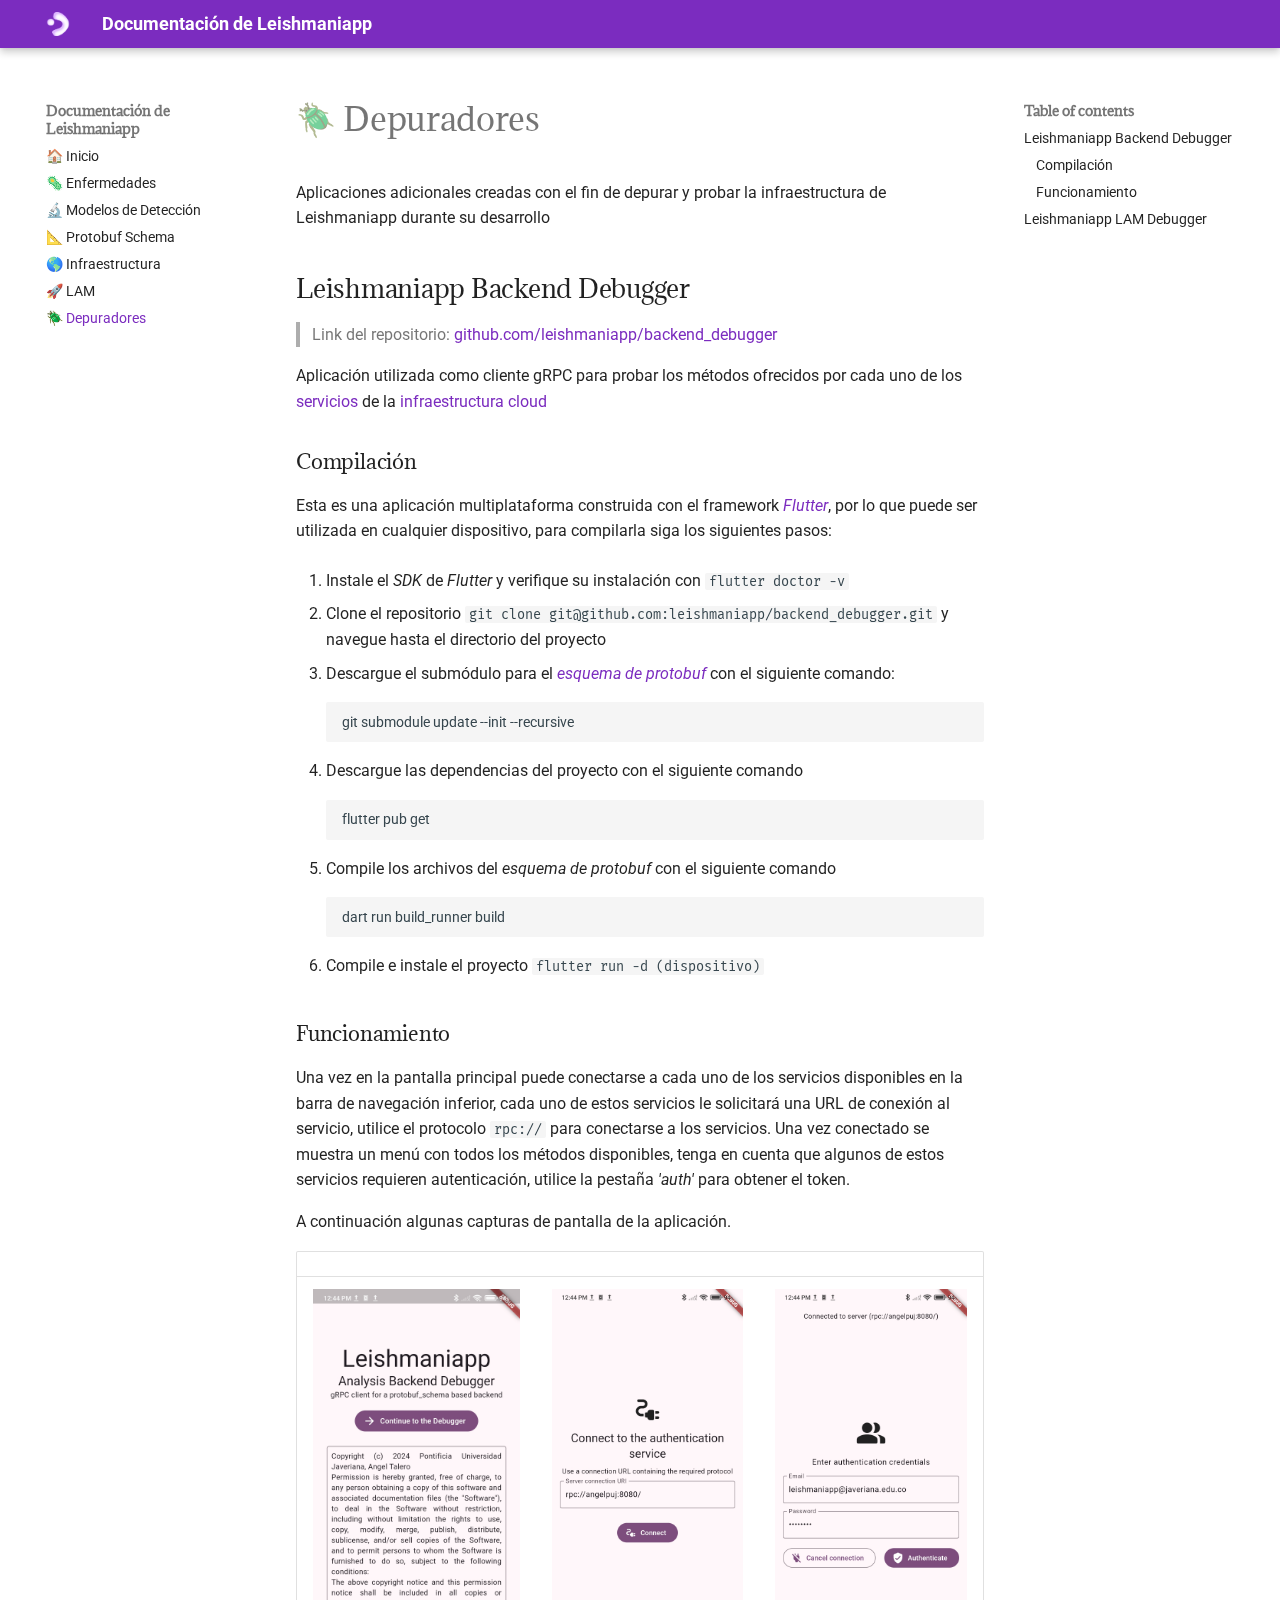
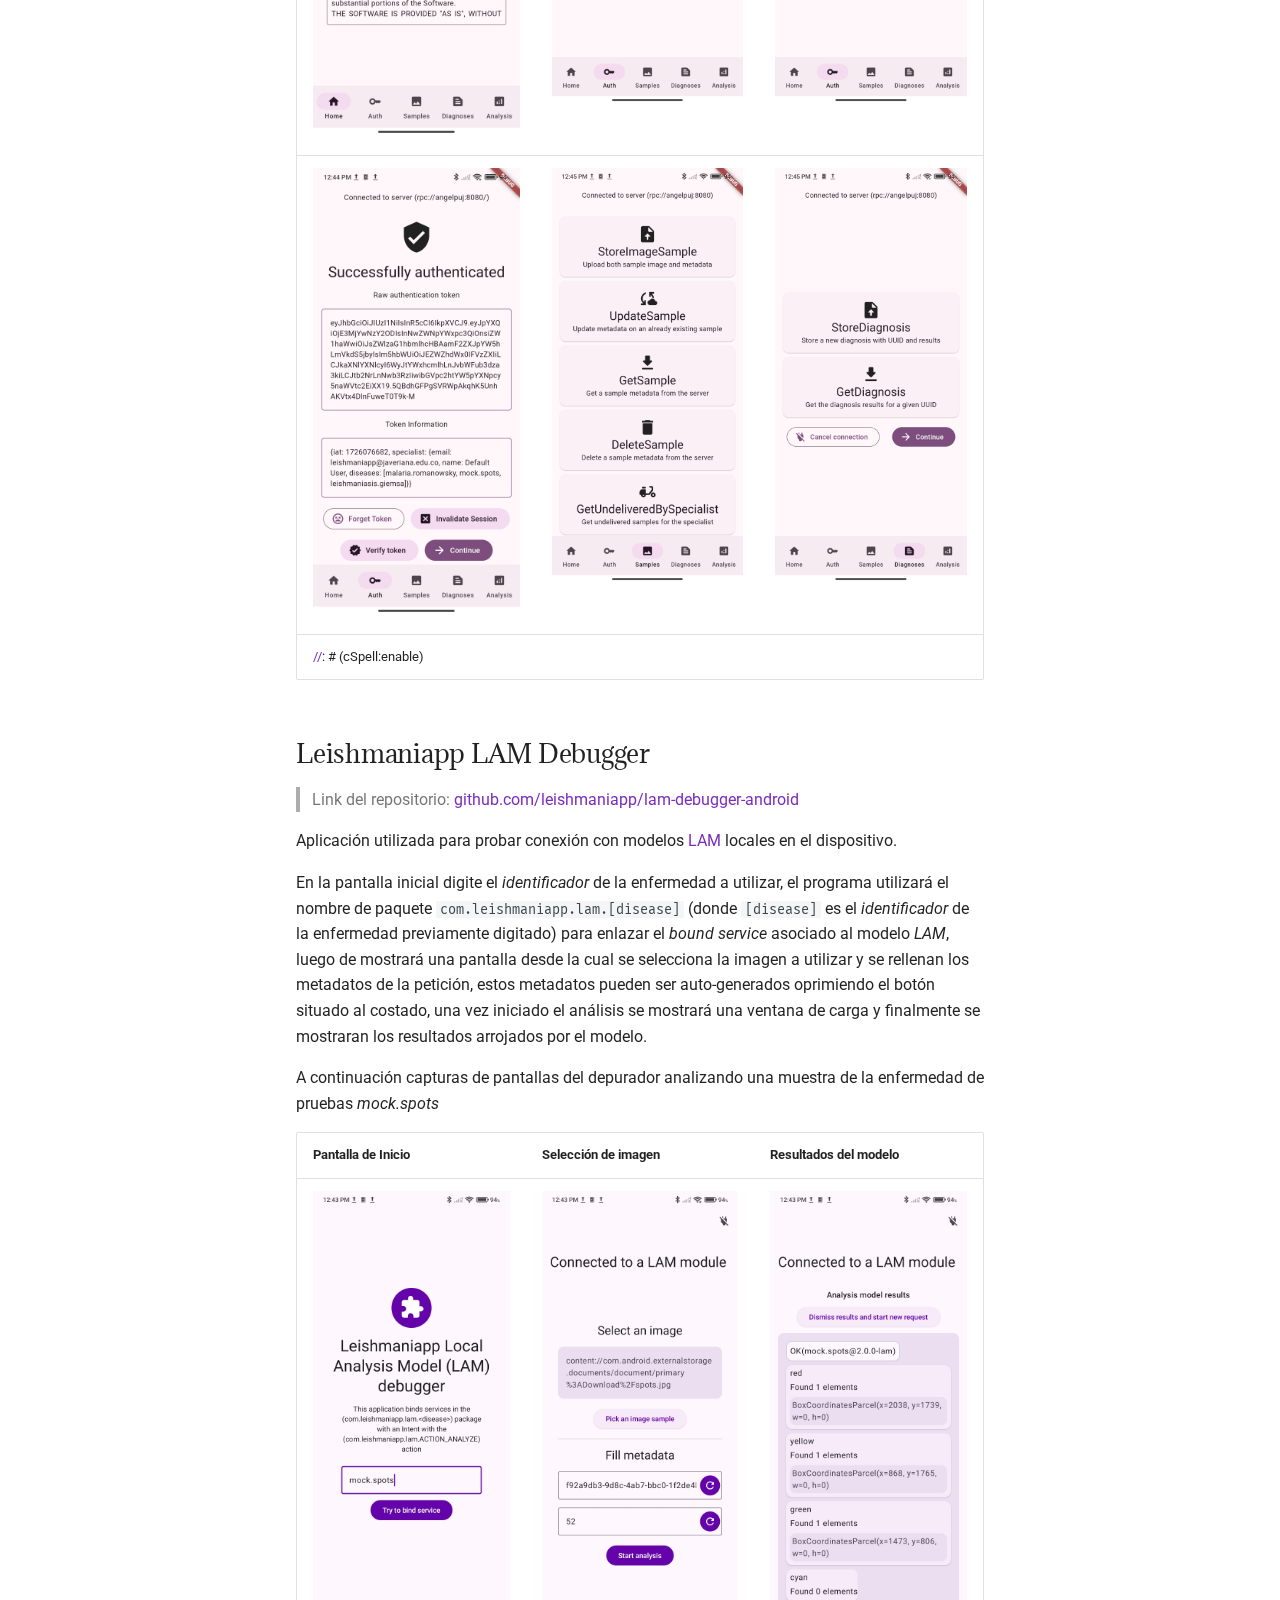
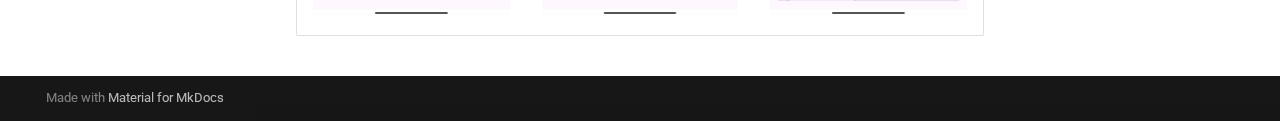
<file: debugger/index.html>
<!doctype html>
<html lang="en" class="no-js">
  <head>
    
      <meta charset="utf-8">
      <meta name="viewport" content="width=device-width,initial-scale=1">
      
      
      
      
        <link rel="prev" href="../lam/">
      
      
      
      <link rel="icon" href="../assets/index/leishmaniapp_neumorphic_light.webp">
      <meta name="generator" content="mkdocs-1.6.0, mkdocs-material-9.5.34">
    
    
      
        <title>🪲 Depuradores - Documentación de Leishmaniapp</title>
      
    
    
      <link rel="stylesheet" href="../assets/stylesheets/main.35f28582.min.css">
      
        
        <link rel="stylesheet" href="../assets/stylesheets/palette.06af60db.min.css">
      
      


    
    
      
    
    
      
        
        
        <link rel="preconnect" href="https://fonts.gstatic.com" crossorigin>
        <link rel="stylesheet" href="https://fonts.googleapis.com/css?family=Roboto:300,300i,400,400i,700,700i%7CRoboto+Mono:400,400i,700,700i&display=fallback">
        <style>:root{--md-text-font:"Roboto";--md-code-font:"Roboto Mono"}</style>
      
    
    
      <link rel="stylesheet" href="../stylesheets/fonts.css">
    
      <link rel="stylesheet" href="../stylesheets/color.css">
    
      <link rel="stylesheet" href="../stylesheets/pdf.css">
    
    <script>__md_scope=new URL("..",location),__md_hash=e=>[...e].reduce(((e,_)=>(e<<5)-e+_.charCodeAt(0)),0),__md_get=(e,_=localStorage,t=__md_scope)=>JSON.parse(_.getItem(t.pathname+"."+e)),__md_set=(e,_,t=localStorage,a=__md_scope)=>{try{t.setItem(a.pathname+"."+e,JSON.stringify(_))}catch(e){}}</script>
    
      

    
    
    
   <link href="../assets/stylesheets/glightbox.min.css" rel="stylesheet"/><style>
    html.glightbox-open { overflow: initial; height: 100%; }
    .gslide-title { margin-top: 0px; user-select: text; }
    .gslide-desc { color: #666; user-select: text; }
    .gslide-image img { background: white; }
    .gscrollbar-fixer { padding-right: 15px; }
    .gdesc-inner { font-size: 0.75rem; }
    body[data-md-color-scheme="slate"] .gdesc-inner { background: var(--md-default-bg-color);}
    body[data-md-color-scheme="slate"] .gslide-title { color: var(--md-default-fg-color);}
    body[data-md-color-scheme="slate"] .gslide-desc { color: var(--md-default-fg-color);}</style> <script src="../assets/javascripts/glightbox.min.js"></script></head>
  
  
    
    
    
    
    
    <body dir="ltr" data-md-color-scheme="default" data-md-color-primary="custom" data-md-color-accent="indigo">
  
    
    <input class="md-toggle" data-md-toggle="drawer" type="checkbox" id="__drawer" autocomplete="off">
    <input class="md-toggle" data-md-toggle="search" type="checkbox" id="__search" autocomplete="off">
    <label class="md-overlay" for="__drawer"></label>
    <div data-md-component="skip">
      
        
        <a href="#depuradores" class="md-skip">
          Skip to content
        </a>
      
    </div>
    <div data-md-component="announce">
      
    </div>
    
    
      

  

<header class="md-header md-header--shadow" data-md-component="header">
  <nav class="md-header__inner md-grid" aria-label="Header">
    <a href=".." title="Documentación de Leishmaniapp" class="md-header__button md-logo" aria-label="Documentación de Leishmaniapp" data-md-component="logo">
      
  <img src="../assets/index/leishmaniapp_neumorphic_light.webp" alt="logo">

    </a>
    <label class="md-header__button md-icon" for="__drawer">
      
      <svg xmlns="http://www.w3.org/2000/svg" viewBox="0 0 24 24"><path d="M3 6h18v2H3zm0 5h18v2H3zm0 5h18v2H3z"/></svg>
    </label>
    <div class="md-header__title" data-md-component="header-title">
      <div class="md-header__ellipsis">
        <div class="md-header__topic">
          <span class="md-ellipsis">
            Documentación de Leishmaniapp
          </span>
        </div>
        <div class="md-header__topic" data-md-component="header-topic">
          <span class="md-ellipsis">
            
              🪲 Depuradores
            
          </span>
        </div>
      </div>
    </div>
    
      
    
    
    
    
    
  </nav>
  
</header>
    
    <div class="md-container" data-md-component="container">
      
      
        
          
        
      
      <main class="md-main" data-md-component="main">
        <div class="md-main__inner md-grid">
          
            
              
              <div class="md-sidebar md-sidebar--primary" data-md-component="sidebar" data-md-type="navigation" >
                <div class="md-sidebar__scrollwrap">
                  <div class="md-sidebar__inner">
                    



<nav class="md-nav md-nav--primary" aria-label="Navigation" data-md-level="0">
  <label class="md-nav__title" for="__drawer">
    <a href=".." title="Documentación de Leishmaniapp" class="md-nav__button md-logo" aria-label="Documentación de Leishmaniapp" data-md-component="logo">
      
  <img src="../assets/index/leishmaniapp_neumorphic_light.webp" alt="logo">

    </a>
    Documentación de Leishmaniapp
  </label>
  
  <ul class="md-nav__list" data-md-scrollfix>
    
      
      
  
  
  
  
    <li class="md-nav__item">
      <a href=".." class="md-nav__link">
        
  
  <span class="md-ellipsis">
    🏠 Inicio
  </span>
  

      </a>
    </li>
  

    
      
      
  
  
  
  
    <li class="md-nav__item">
      <a href="../diseases/" class="md-nav__link">
        
  
  <span class="md-ellipsis">
    🦠 Enfermedades
  </span>
  

      </a>
    </li>
  

    
      
      
  
  
  
  
    <li class="md-nav__item">
      <a href="../models/" class="md-nav__link">
        
  
  <span class="md-ellipsis">
    🔬 Modelos de Detección
  </span>
  

      </a>
    </li>
  

    
      
      
  
  
  
  
    <li class="md-nav__item">
      <a href="../schema/" class="md-nav__link">
        
  
  <span class="md-ellipsis">
    📐 Protobuf Schema
  </span>
  

      </a>
    </li>
  

    
      
      
  
  
  
  
    <li class="md-nav__item">
      <a href="../cloud/" class="md-nav__link">
        
  
  <span class="md-ellipsis">
    🌎 Infraestructura
  </span>
  

      </a>
    </li>
  

    
      
      
  
  
  
  
    <li class="md-nav__item">
      <a href="../lam/" class="md-nav__link">
        
  
  <span class="md-ellipsis">
    🚀 LAM
  </span>
  

      </a>
    </li>
  

    
      
      
  
  
    
  
  
  
    <li class="md-nav__item md-nav__item--active">
      
      <input class="md-nav__toggle md-toggle" type="checkbox" id="__toc">
      
      
        
      
      
        <label class="md-nav__link md-nav__link--active" for="__toc">
          
  
  <span class="md-ellipsis">
    🪲 Depuradores
  </span>
  

          <span class="md-nav__icon md-icon"></span>
        </label>
      
      <a href="./" class="md-nav__link md-nav__link--active">
        
  
  <span class="md-ellipsis">
    🪲 Depuradores
  </span>
  

      </a>
      
        

<nav class="md-nav md-nav--secondary" aria-label="Table of contents">
  
  
  
    
  
  
    <label class="md-nav__title" for="__toc">
      <span class="md-nav__icon md-icon"></span>
      Table of contents
    </label>
    <ul class="md-nav__list" data-md-component="toc" data-md-scrollfix>
      
        <li class="md-nav__item">
  <a href="#leishmaniapp-backend-debugger" class="md-nav__link">
    <span class="md-ellipsis">
      Leishmaniapp Backend Debugger
    </span>
  </a>
  
    <nav class="md-nav" aria-label="Leishmaniapp Backend Debugger">
      <ul class="md-nav__list">
        
          <li class="md-nav__item">
  <a href="#compilacion" class="md-nav__link">
    <span class="md-ellipsis">
      Compilación
    </span>
  </a>
  
</li>
        
          <li class="md-nav__item">
  <a href="#funcionamiento" class="md-nav__link">
    <span class="md-ellipsis">
      Funcionamiento
    </span>
  </a>
  
</li>
        
      </ul>
    </nav>
  
</li>
      
        <li class="md-nav__item">
  <a href="#leishmaniapp-lam-debugger" class="md-nav__link">
    <span class="md-ellipsis">
      Leishmaniapp LAM Debugger
    </span>
  </a>
  
</li>
      
    </ul>
  
</nav>
      
    </li>
  

    
  </ul>
</nav>
                  </div>
                </div>
              </div>
            
            
              
              <div class="md-sidebar md-sidebar--secondary" data-md-component="sidebar" data-md-type="toc" >
                <div class="md-sidebar__scrollwrap">
                  <div class="md-sidebar__inner">
                    

<nav class="md-nav md-nav--secondary" aria-label="Table of contents">
  
  
  
    
  
  
    <label class="md-nav__title" for="__toc">
      <span class="md-nav__icon md-icon"></span>
      Table of contents
    </label>
    <ul class="md-nav__list" data-md-component="toc" data-md-scrollfix>
      
        <li class="md-nav__item">
  <a href="#leishmaniapp-backend-debugger" class="md-nav__link">
    <span class="md-ellipsis">
      Leishmaniapp Backend Debugger
    </span>
  </a>
  
    <nav class="md-nav" aria-label="Leishmaniapp Backend Debugger">
      <ul class="md-nav__list">
        
          <li class="md-nav__item">
  <a href="#compilacion" class="md-nav__link">
    <span class="md-ellipsis">
      Compilación
    </span>
  </a>
  
</li>
        
          <li class="md-nav__item">
  <a href="#funcionamiento" class="md-nav__link">
    <span class="md-ellipsis">
      Funcionamiento
    </span>
  </a>
  
</li>
        
      </ul>
    </nav>
  
</li>
      
        <li class="md-nav__item">
  <a href="#leishmaniapp-lam-debugger" class="md-nav__link">
    <span class="md-ellipsis">
      Leishmaniapp LAM Debugger
    </span>
  </a>
  
</li>
      
    </ul>
  
</nav>
                  </div>
                </div>
              </div>
            
          
          
            <div class="md-content" data-md-component="content">
              <article class="md-content__inner md-typeset">
                
                  


<h1 id="depuradores">🪲 Depuradores</h1>
<p>Aplicaciones adicionales creadas con el fin de depurar y probar la infraestructura de Leishmaniapp durante su desarrollo</p>
<h2 id="leishmaniapp-backend-debugger">Leishmaniapp Backend Debugger</h2>
<blockquote>
<p>Link del repositorio: <a href="https://github.com/leishmaniapp/backend_debugger">github.com/leishmaniapp/backend_debugger</a></p>
</blockquote>
<p>Aplicación utilizada como cliente gRPC para probar los métodos ofrecidos por cada uno de los <a href="../schema/#servicios">servicios</a> de la <a href="../cloud/">infraestructura cloud</a></p>
<h3 id="compilacion">Compilación</h3>
<p>Esta es una aplicación multiplataforma construida con el framework <em><a href="https://flutter.dev/">Flutter</a></em>, por lo que puede ser utilizada en cualquier dispositivo, para compilarla siga los siguientes pasos:</p>
<ol>
<li>
<p>Instale el <em>SDK</em> de <em>Flutter</em> y verifique su instalación con <code>flutter doctor -v</code></p>
</li>
<li>
<p>Clone el repositorio <code>git clone git@github.com:leishmaniapp/backend_debugger.git</code> y navegue hasta el directorio del proyecto</p>
</li>
<li>
<p>Descargue el submódulo para el <em><a href="../schema/">esquema de protobuf</a></em> con el siguiente comando:</p>
<div class="language-sh highlight"><pre><span></span><code><span id="__span-0-1"><a id="__codelineno-0-1" name="__codelineno-0-1" href="#__codelineno-0-1"></a>git<span class="w"> </span>submodule<span class="w"> </span>update<span class="w"> </span>--init<span class="w"> </span>--recursive
</span></code></pre></div>
</li>
<li>
<p>Descargue las dependencias del proyecto con el siguiente comando</p>
<div class="language-sh highlight"><pre><span></span><code><span id="__span-1-1"><a id="__codelineno-1-1" name="__codelineno-1-1" href="#__codelineno-1-1"></a>flutter<span class="w"> </span>pub<span class="w"> </span>get
</span></code></pre></div>
</li>
<li>
<p>Compile los archivos del <em>esquema de protobuf</em> con el siguiente comando</p>
<div class="language-sh highlight"><pre><span></span><code><span id="__span-2-1"><a id="__codelineno-2-1" name="__codelineno-2-1" href="#__codelineno-2-1"></a>dart<span class="w"> </span>run<span class="w"> </span>build_runner<span class="w"> </span>build
</span></code></pre></div>
</li>
<li>
<p>Compile e instale el proyecto <code>flutter run -d (dispositivo)</code></p>
</li>
</ol>
<h3 id="funcionamiento">Funcionamiento</h3>
<p>Una vez en la pantalla principal puede conectarse a cada uno de los servicios disponibles en la barra de navegación inferior, cada uno de estos servicios le solicitará una URL de conexión al servicio, utilice el protocolo <code>rpc://</code> para conectarse a los servicios. Una vez conectado se muestra un menú con todos los métodos disponibles, tenga en cuenta que algunos de estos servicios requieren autenticación, utilice la pestaña <em>'auth'</em> para obtener el token.</p>
<p>A continuación algunas capturas de pantalla de la aplicación.</p>
<table>
<thead>
<tr>
<th></th>
<th></th>
<th></th>
</tr>
</thead>
<tbody>
<tr>
<td><a class="glightbox" href="../assets/debugger/backend_home.jpg" data-type="image" data-width="auto" data-height="auto" data-desc-position="bottom"><img alt="Home" src="../assets/debugger/backend_home.jpg" /></a></td>
<td><a class="glightbox" href="../assets/debugger/backend_connect.jpg" data-type="image" data-width="auto" data-height="auto" data-desc-position="bottom"><img alt="Connect" src="../assets/debugger/backend_connect.jpg" /></a></td>
<td><a class="glightbox" href="../assets/debugger/backend_auth.jpg" data-type="image" data-width="auto" data-height="auto" data-desc-position="bottom"><img alt="Auth" src="../assets/debugger/backend_auth.jpg" /></a></td>
</tr>
<tr>
<td><a class="glightbox" href="../assets/debugger/backend_authenticated.jpg" data-type="image" data-width="auto" data-height="auto" data-desc-position="bottom"><img alt="Authenticated" src="../assets/debugger/backend_authenticated.jpg" /></a></td>
<td><a class="glightbox" href="../assets/debugger/backend_samples.jpg" data-type="image" data-width="auto" data-height="auto" data-desc-position="bottom"><img alt="Samples" src="../assets/debugger/backend_samples.jpg" /></a></td>
<td><a class="glightbox" href="../assets/debugger/backend_diagnoses.jpg" data-type="image" data-width="auto" data-height="auto" data-desc-position="bottom"><img alt="Diagnoses" src="../assets/debugger/backend_diagnoses.jpg" /></a></td>
</tr>
<tr>
<td><a href="#" title="cSpell:disable">//</a>: # (cSpell:enable)</td>
<td></td>
<td></td>
</tr>
</tbody>
</table>
<h2 id="leishmaniapp-lam-debugger">Leishmaniapp LAM Debugger</h2>
<blockquote>
<p>Link del repositorio: <a href="https://github.com/leishmaniapp/lam-debugger-android">github.com/leishmaniapp/lam-debugger-android</a></p>
</blockquote>
<p>Aplicación utilizada para probar conexión con modelos <a href="../lam/">LAM</a> locales en el dispositivo.</p>
<p>En la pantalla inicial digite el <em>identificador</em> de la enfermedad a utilizar, el programa utilizará el nombre de paquete <code>com.leishmaniapp.lam.[disease]</code> (donde <code>[disease]</code> es el <em>identificador</em> de la enfermedad previamente digitado) para enlazar el <em>bound service</em> asociado al modelo <em>LAM</em>, luego de mostrará una pantalla desde la cual se selecciona la imagen a utilizar y se rellenan los metadatos de la petición, estos metadatos pueden ser auto-generados oprimiendo el botón situado al costado, una vez iniciado el análisis se mostrará una ventana de carga y finalmente se mostraran los resultados arrojados por el modelo.</p>
<p>A continuación capturas de pantallas del depurador analizando una muestra de la enfermedad de pruebas <em>mock.spots</em></p>
<table>
<thead>
<tr>
<th>Pantalla de Inicio</th>
<th>Selección de imagen</th>
<th>Resultados del modelo</th>
</tr>
</thead>
<tbody>
<tr>
<td><a class="glightbox" href="../assets/debugger/lam_home.jpg" data-type="image" data-width="auto" data-height="auto" data-desc-position="bottom"><img alt="LAM debugger home" src="../assets/debugger/lam_home.jpg" /></a></td>
<td><a class="glightbox" href="../assets/debugger/lam_select.jpg" data-type="image" data-width="auto" data-height="auto" data-desc-position="bottom"><img alt="LAM debugger select" src="../assets/debugger/lam_select.jpg" /></a></td>
<td><a class="glightbox" href="../assets/debugger/lam_results.jpg" data-type="image" data-width="auto" data-height="auto" data-desc-position="bottom"><img alt="LAM debugger results" src="../assets/debugger/lam_results.jpg" /></a></td>
</tr>
</tbody>
</table>












                
              </article>
            </div>
          
          
<script>var target=document.getElementById(location.hash.slice(1));target&&target.name&&(target.checked=target.name.startsWith("__tabbed_"))</script>
        </div>
        
      </main>
      
        <footer class="md-footer">
  
  <div class="md-footer-meta md-typeset">
    <div class="md-footer-meta__inner md-grid">
      <div class="md-copyright">
  
  
    Made with
    <a href="https://squidfunk.github.io/mkdocs-material/" target="_blank" rel="noopener">
      Material for MkDocs
    </a>
  
</div>
      
    </div>
  </div>
</footer>
      
    </div>
    <div class="md-dialog" data-md-component="dialog">
      <div class="md-dialog__inner md-typeset"></div>
    </div>
    
    
    <script id="__config" type="application/json">{"base": "..", "features": [], "search": "../assets/javascripts/workers/search.07f07601.min.js", "translations": {"clipboard.copied": "Copied to clipboard", "clipboard.copy": "Copy to clipboard", "search.result.more.one": "1 more on this page", "search.result.more.other": "# more on this page", "search.result.none": "No matching documents", "search.result.one": "1 matching document", "search.result.other": "# matching documents", "search.result.placeholder": "Type to start searching", "search.result.term.missing": "Missing", "select.version": "Select version"}}</script>
    
    
      <script src="../assets/javascripts/bundle.56dfad97.min.js"></script>
      
    
  <script id="init-glightbox">const lightbox = GLightbox({"touchNavigation": true, "loop": false, "zoomable": true, "draggable": true, "openEffect": "zoom", "closeEffect": "zoom", "slideEffect": "slide"});
document$.subscribe(() => { lightbox.reload() });
</script></body>
</html>
</file>
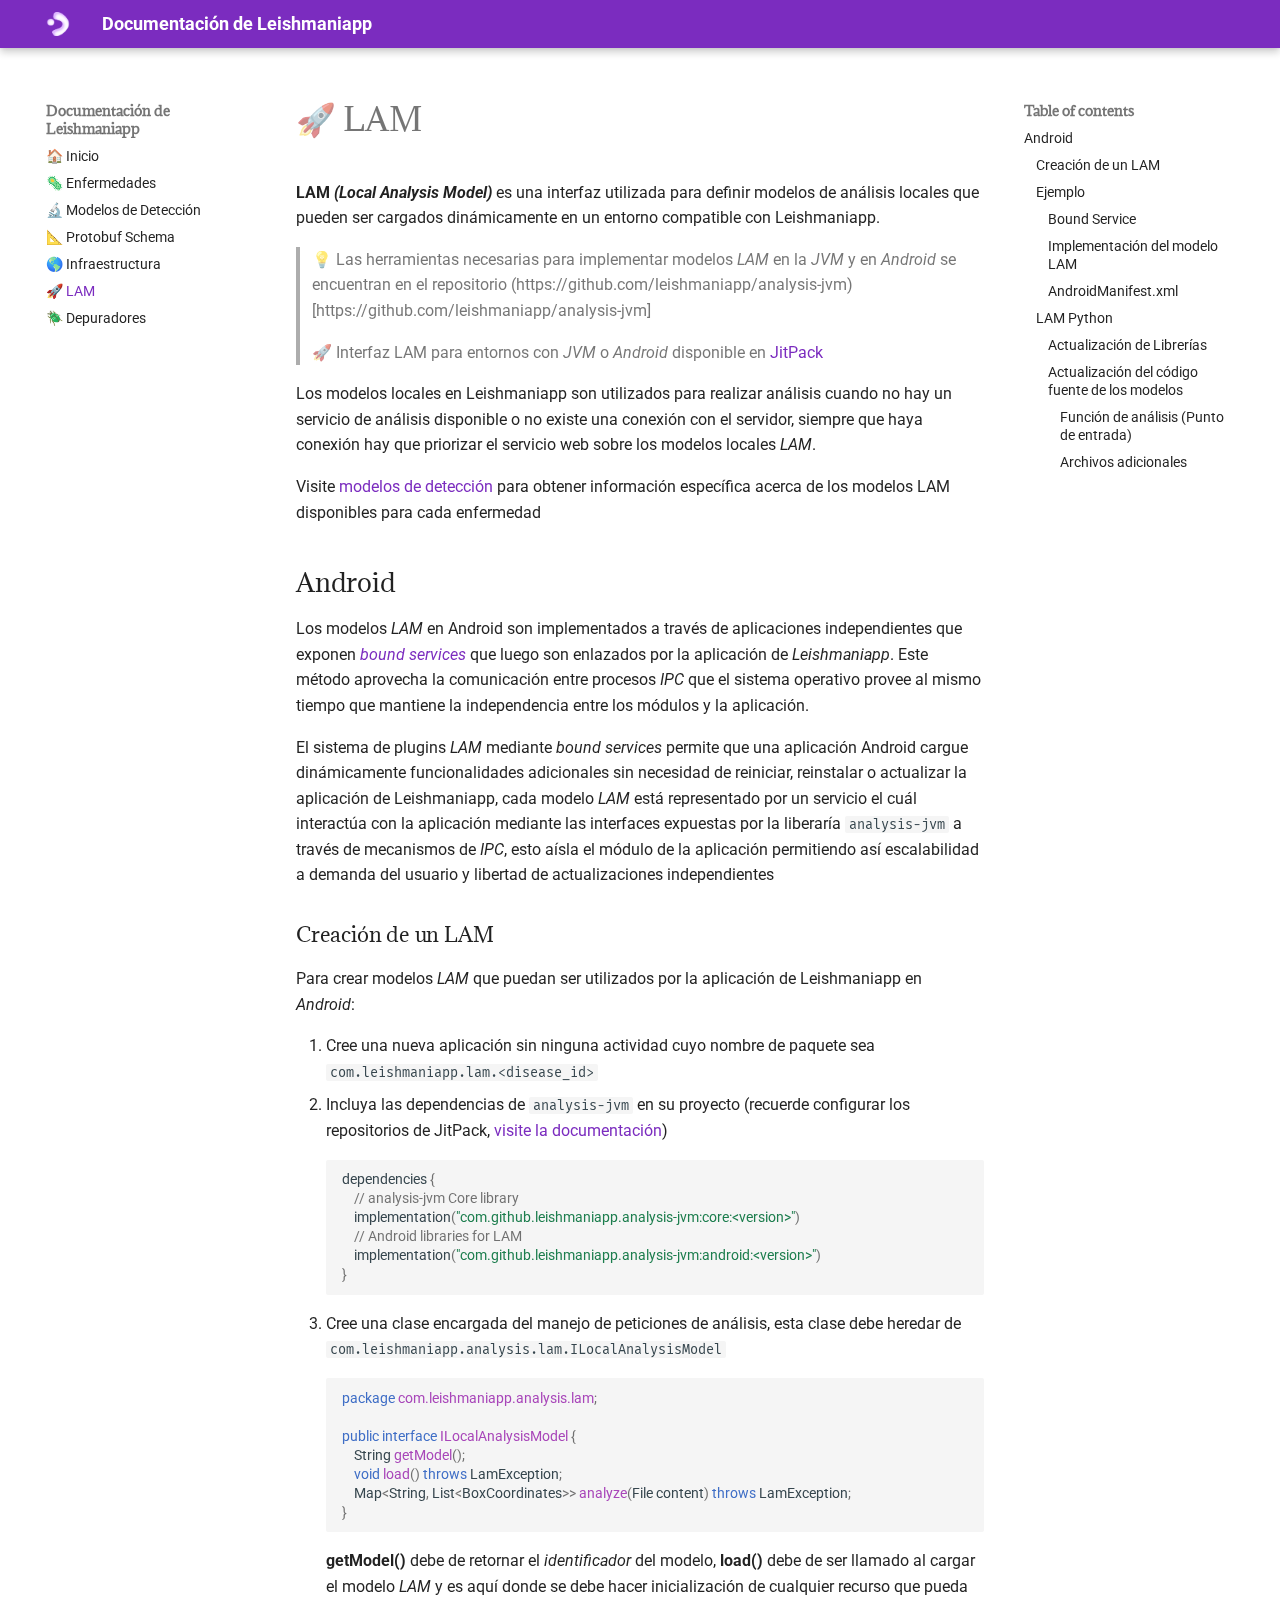
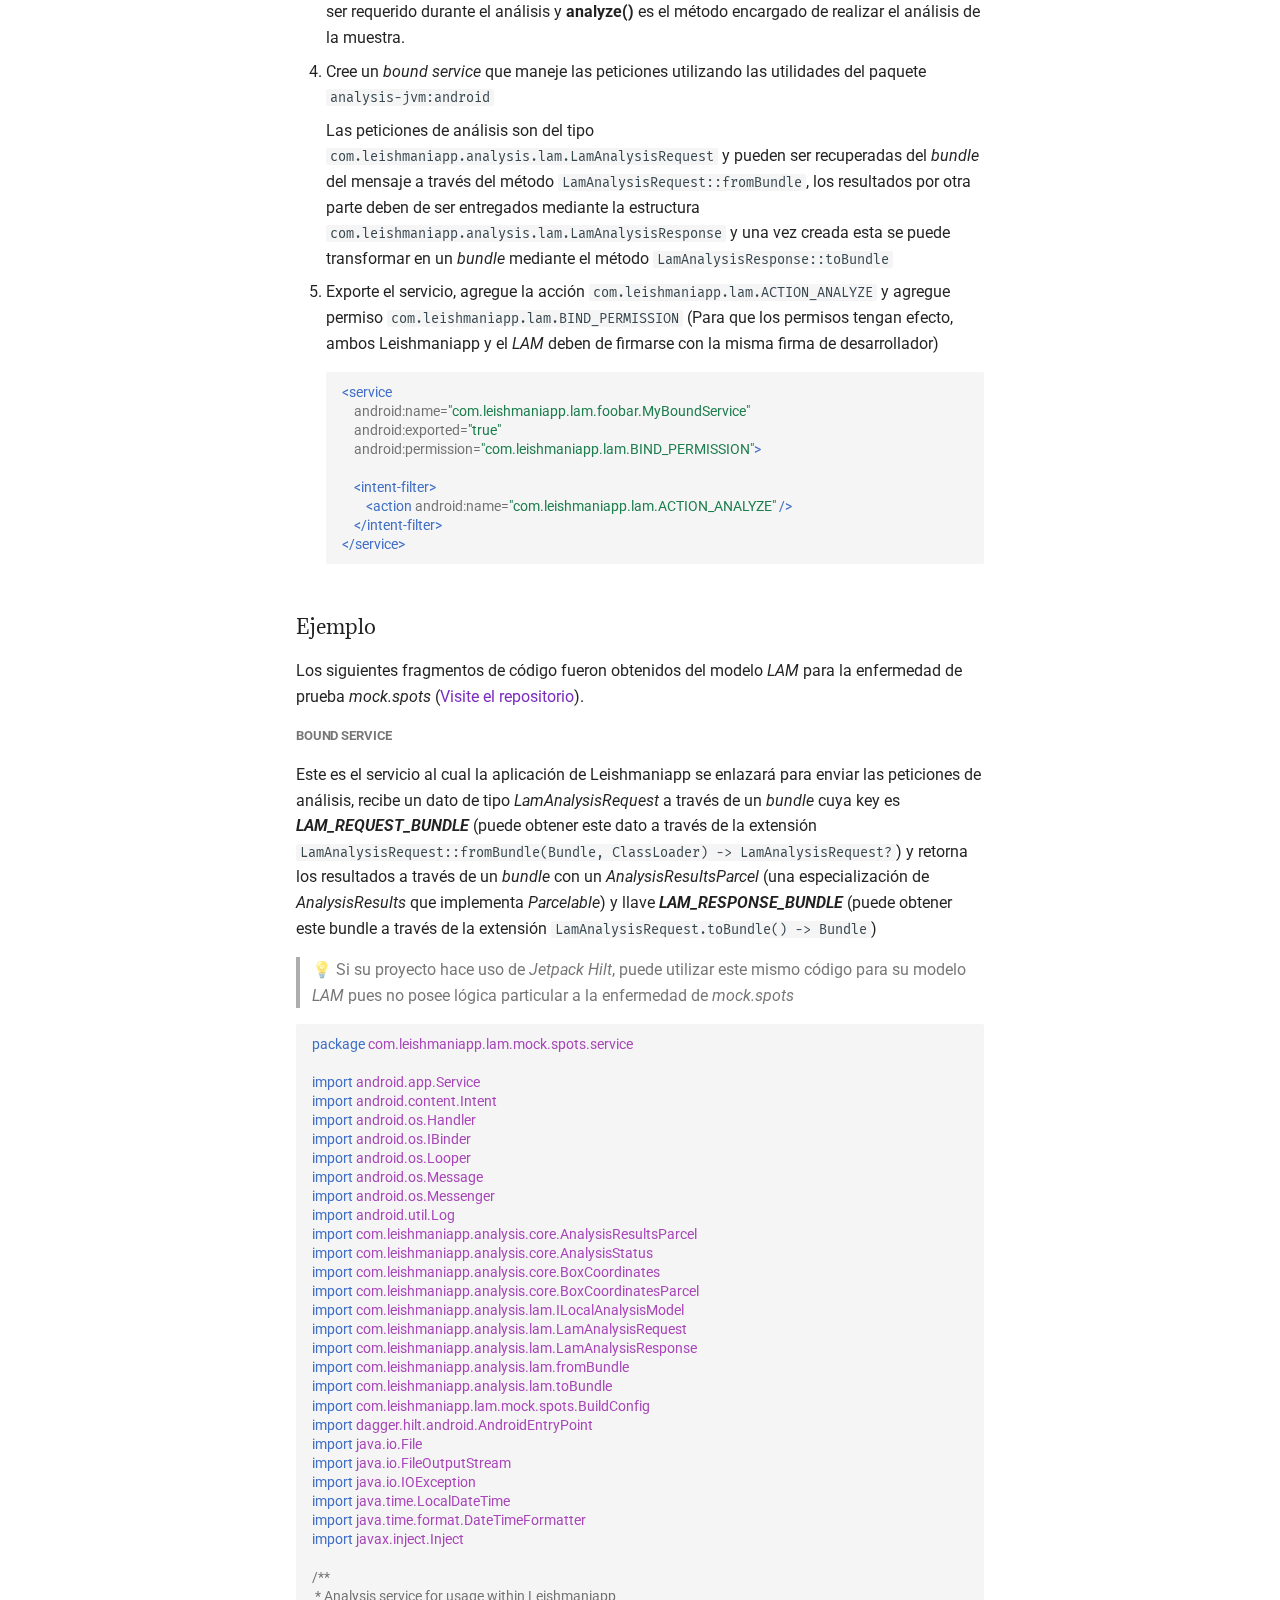
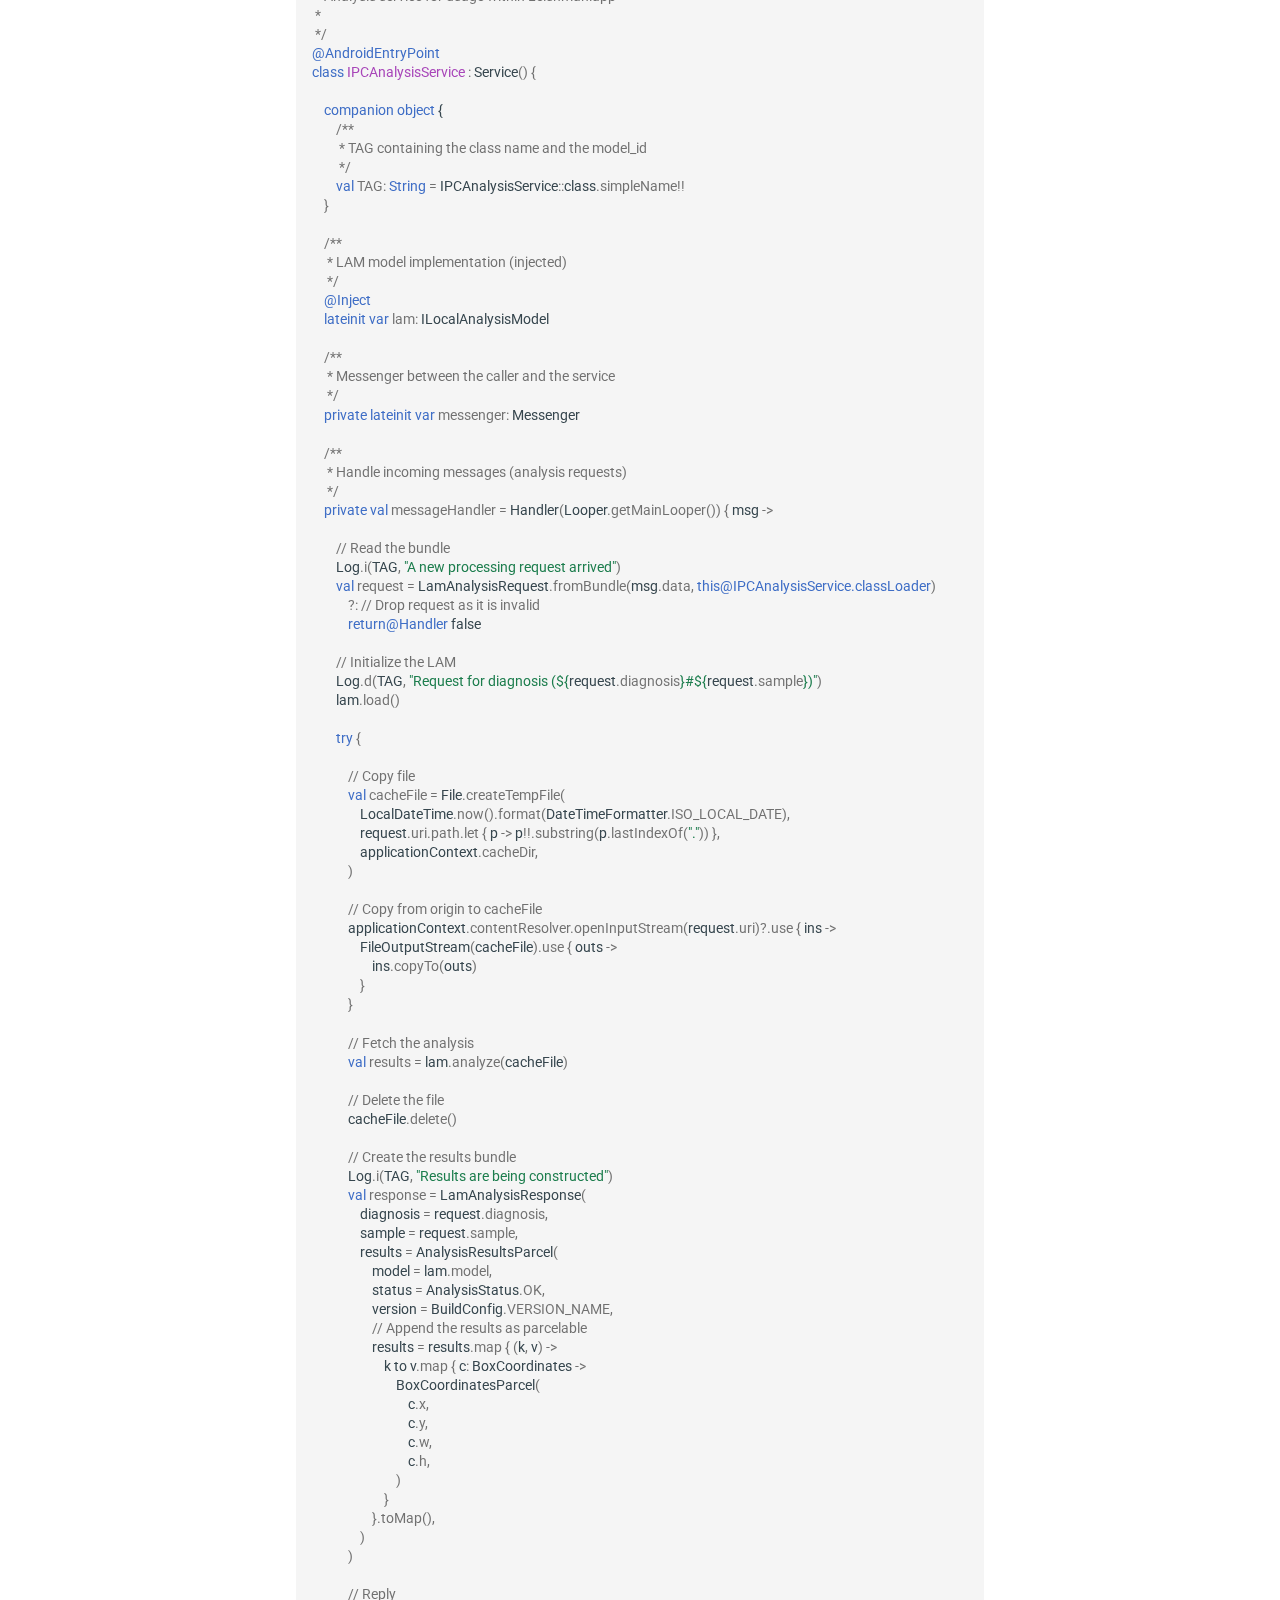
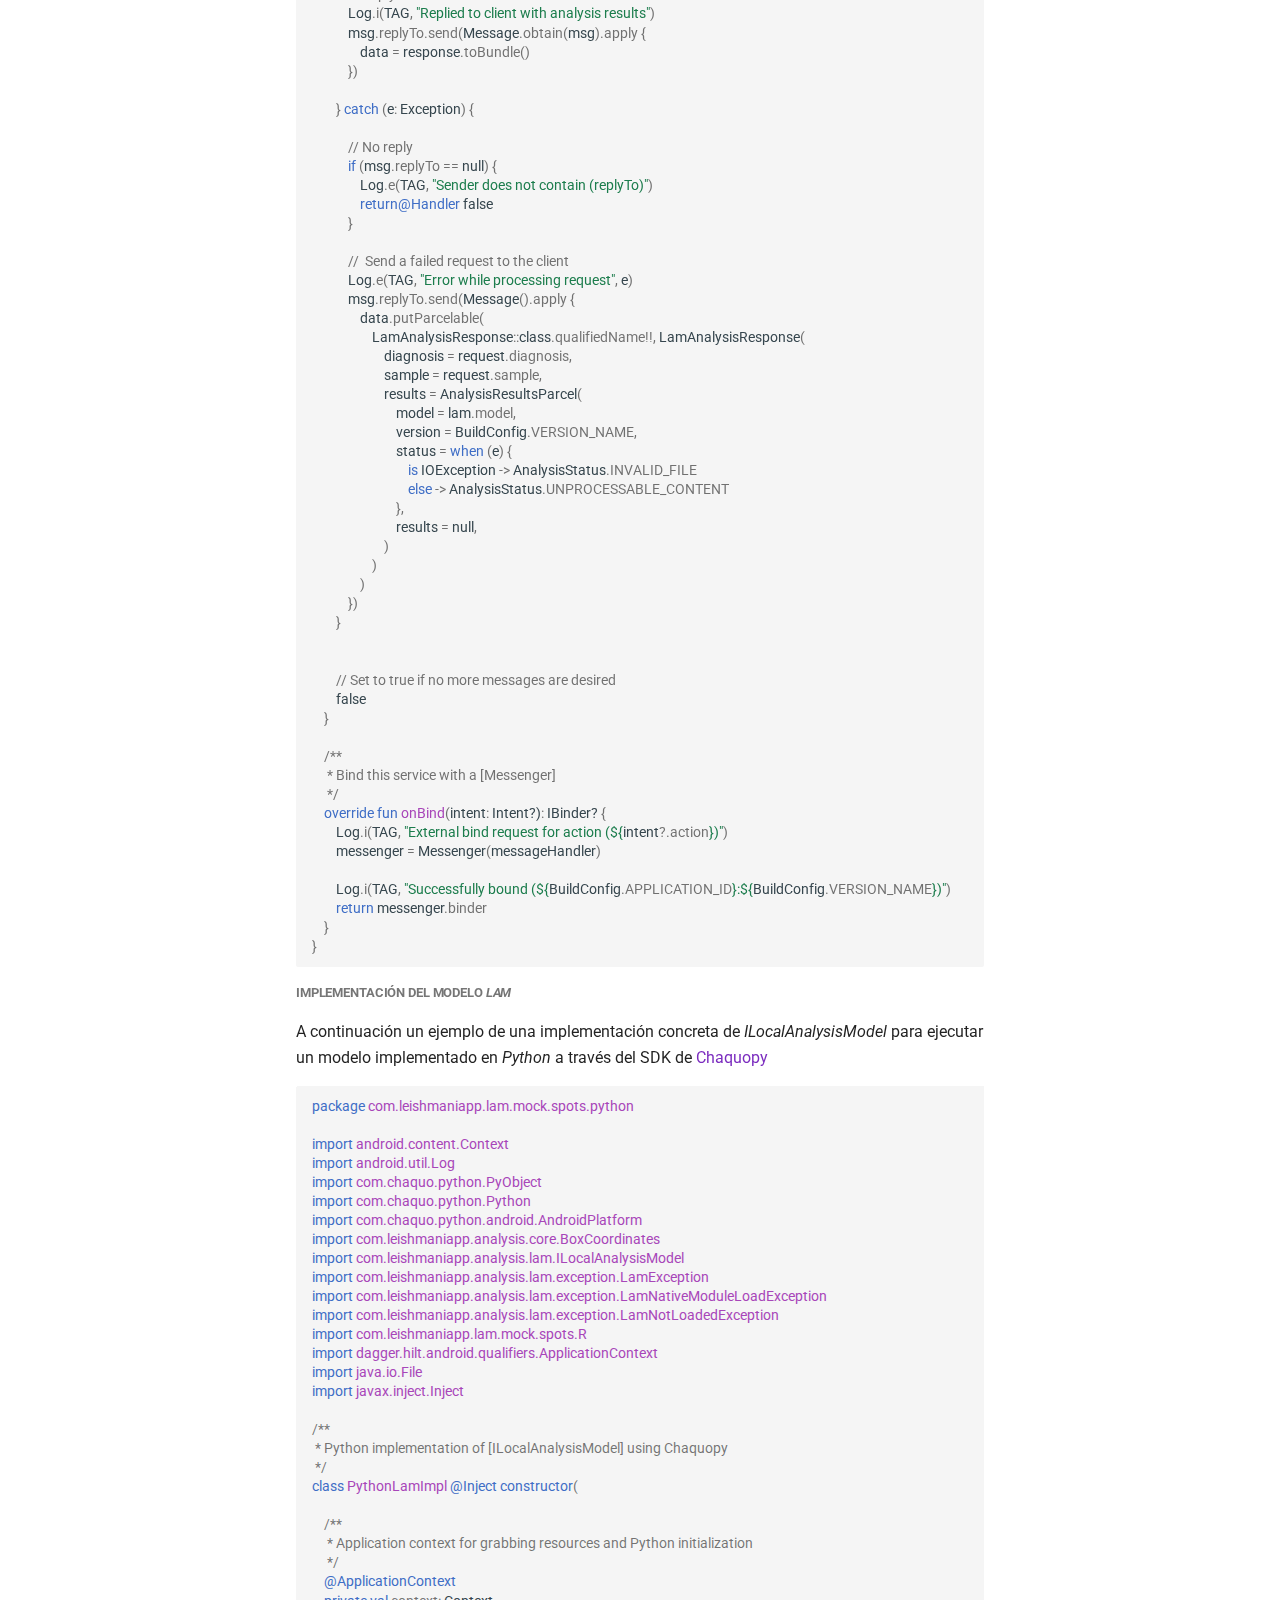
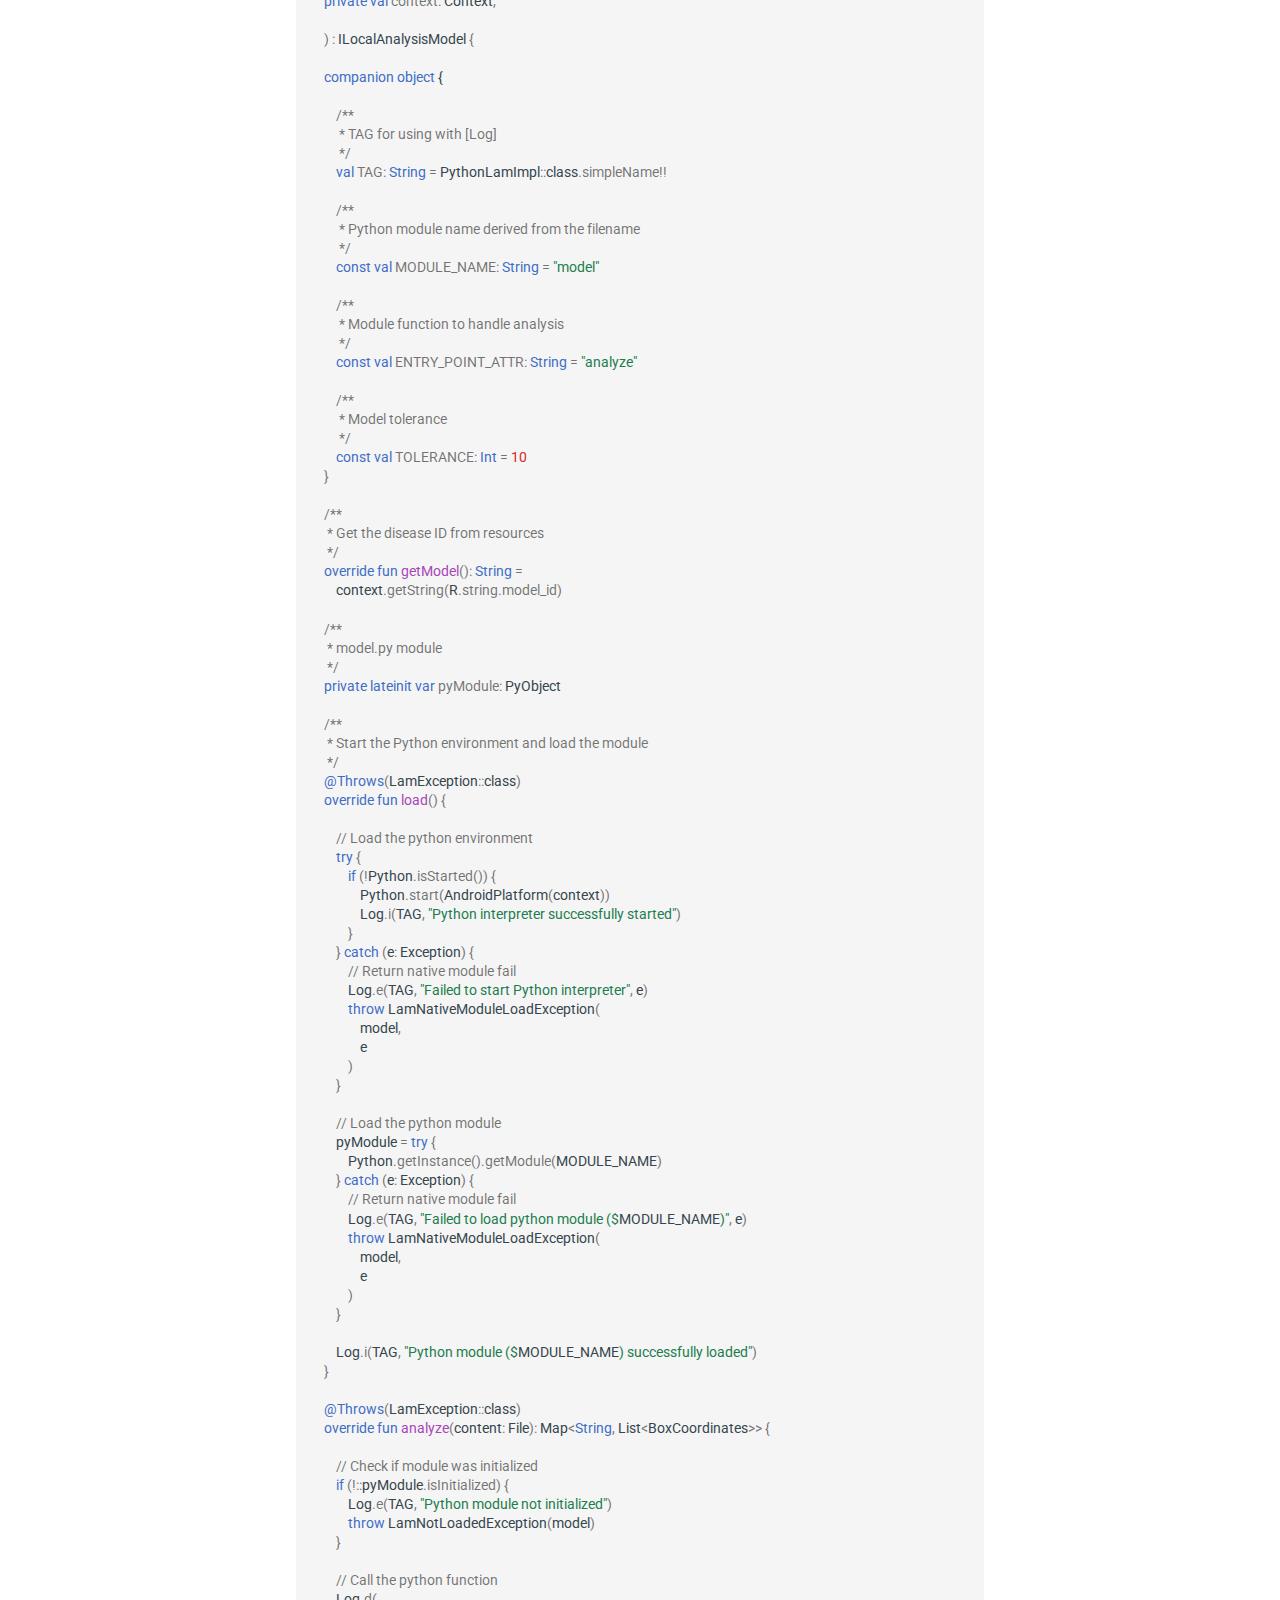
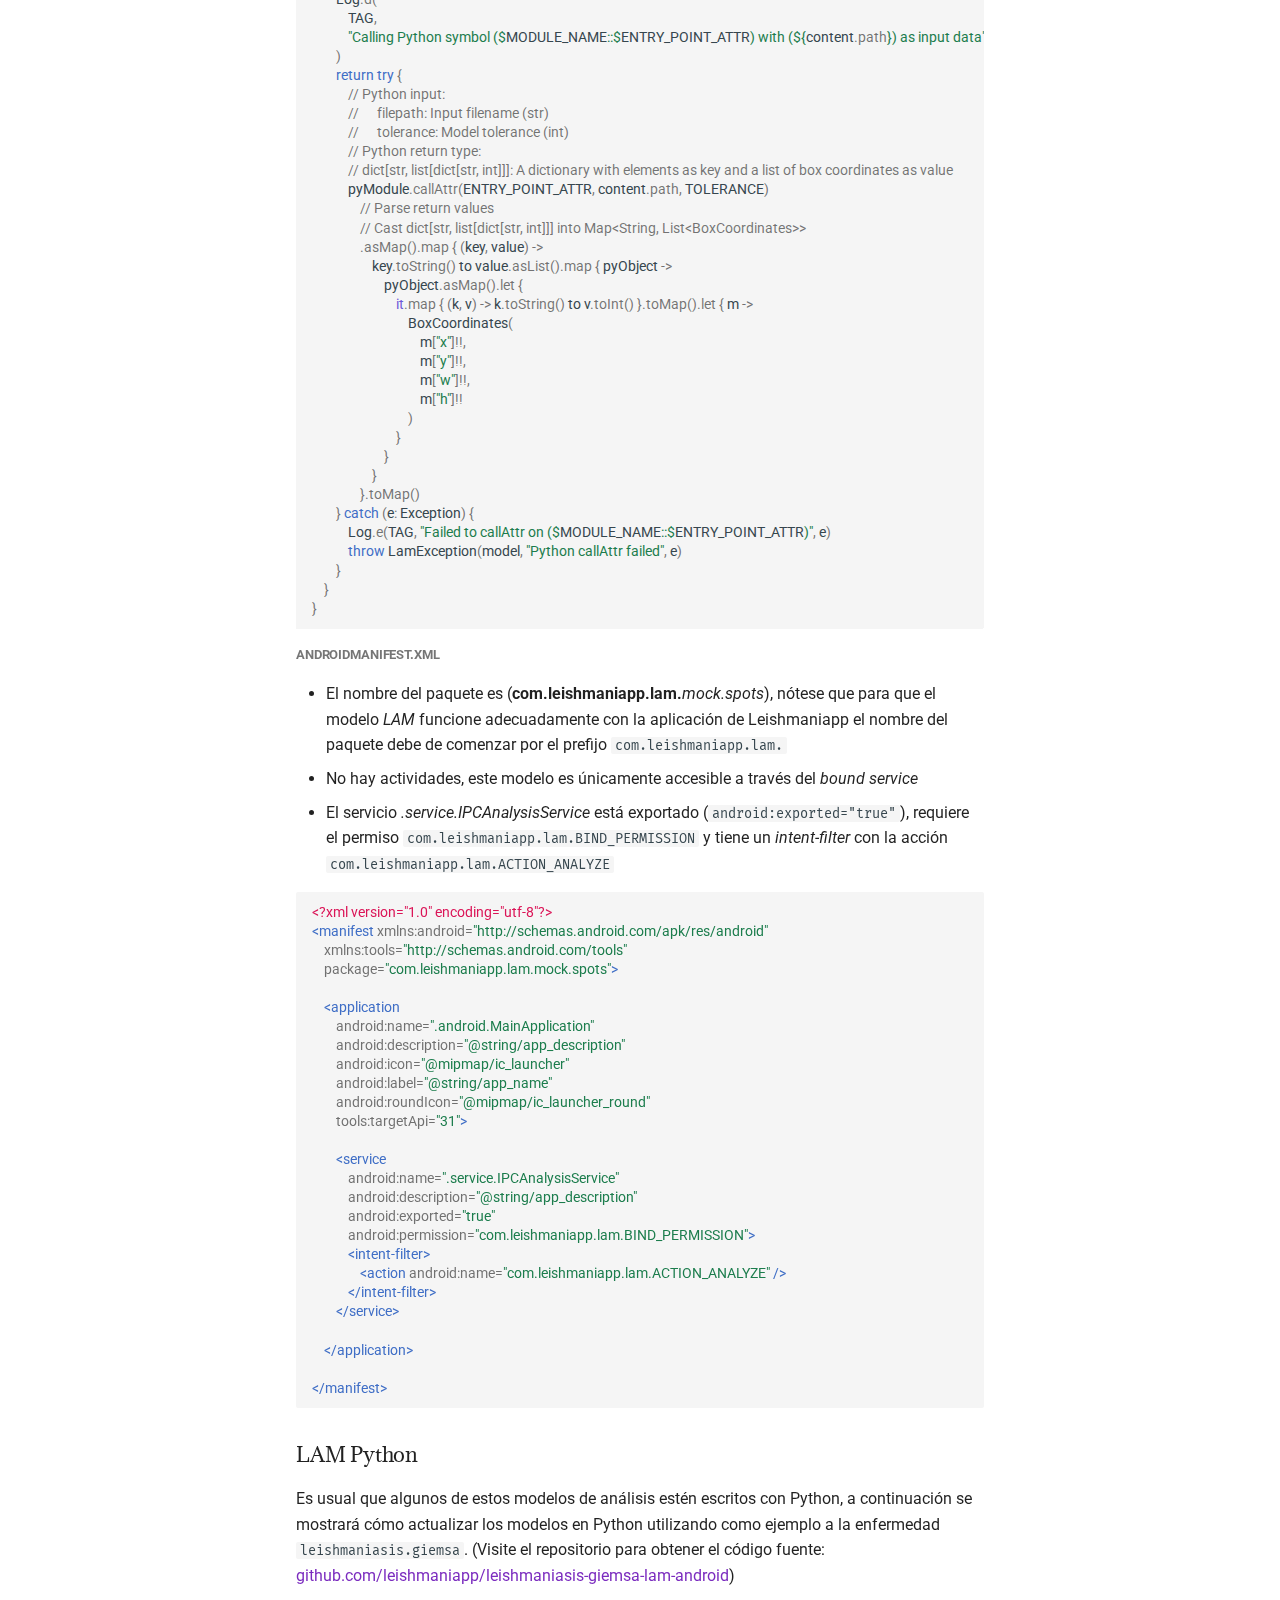
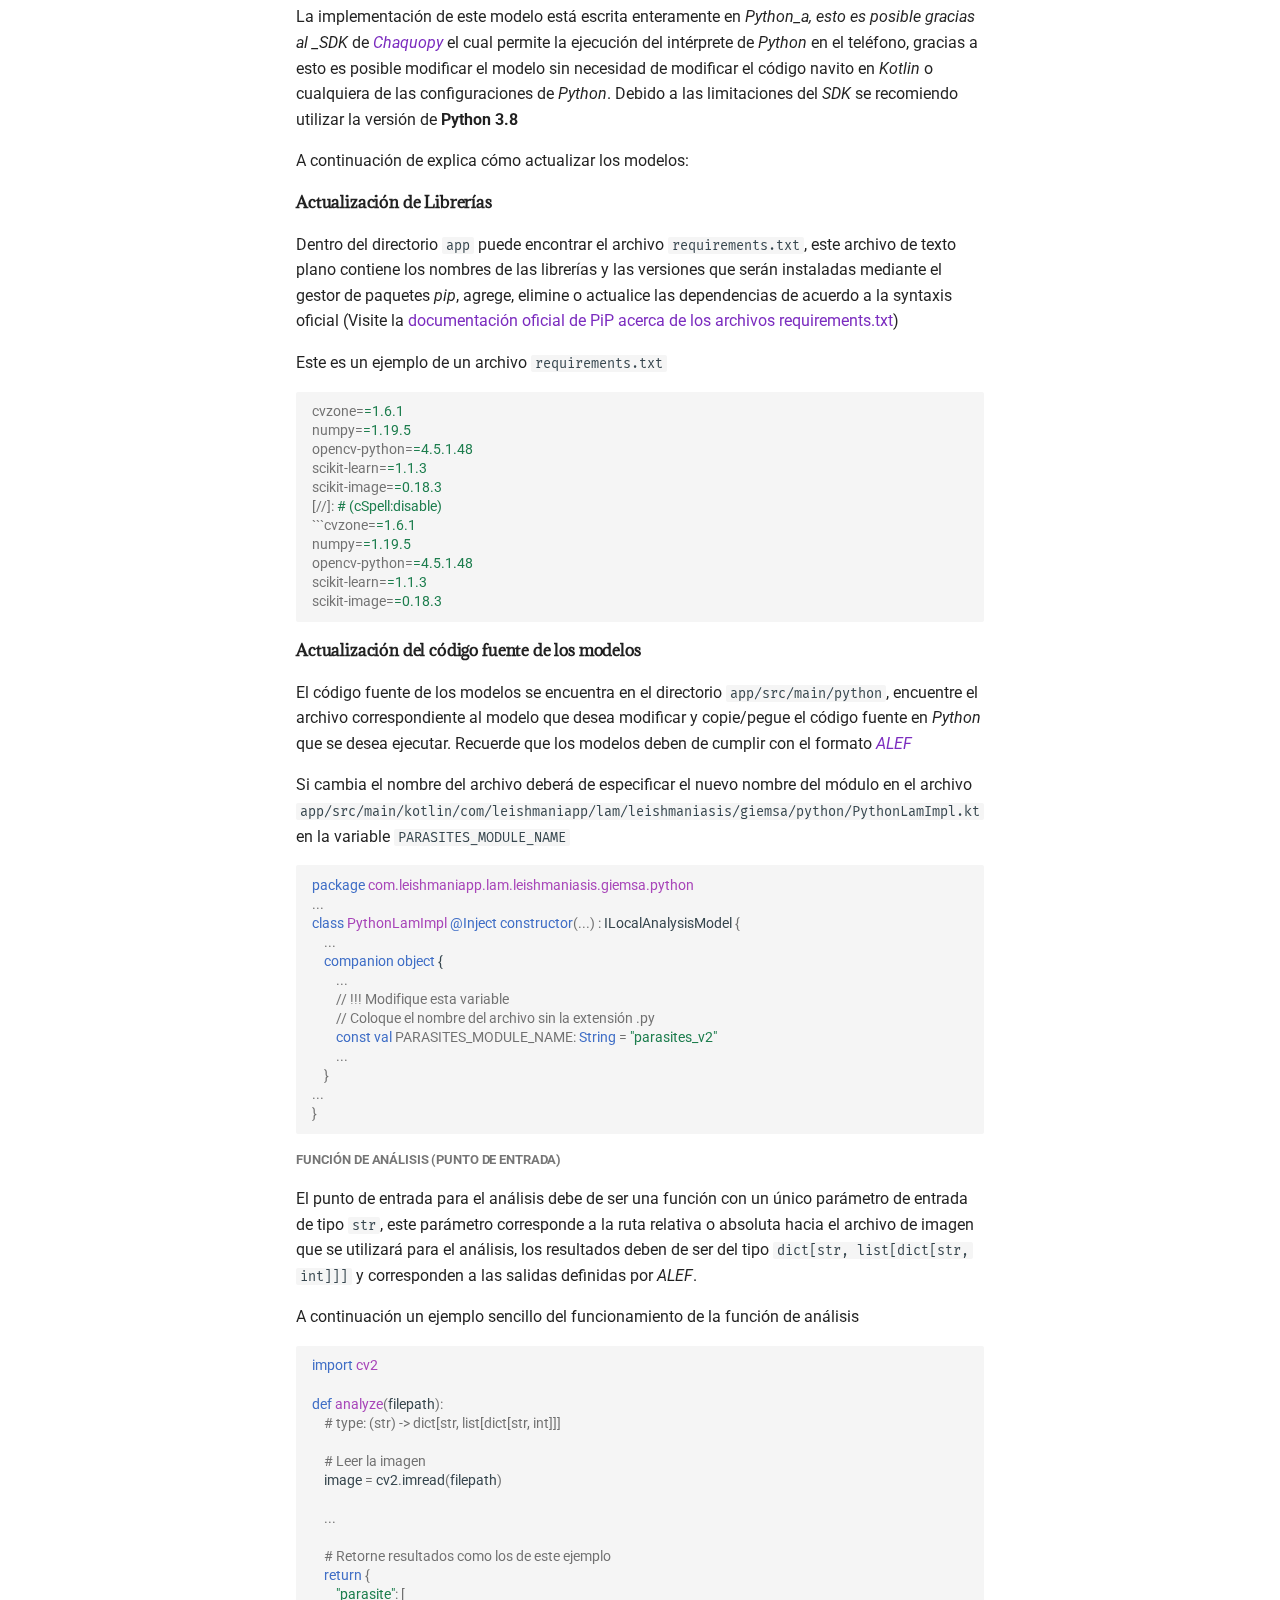
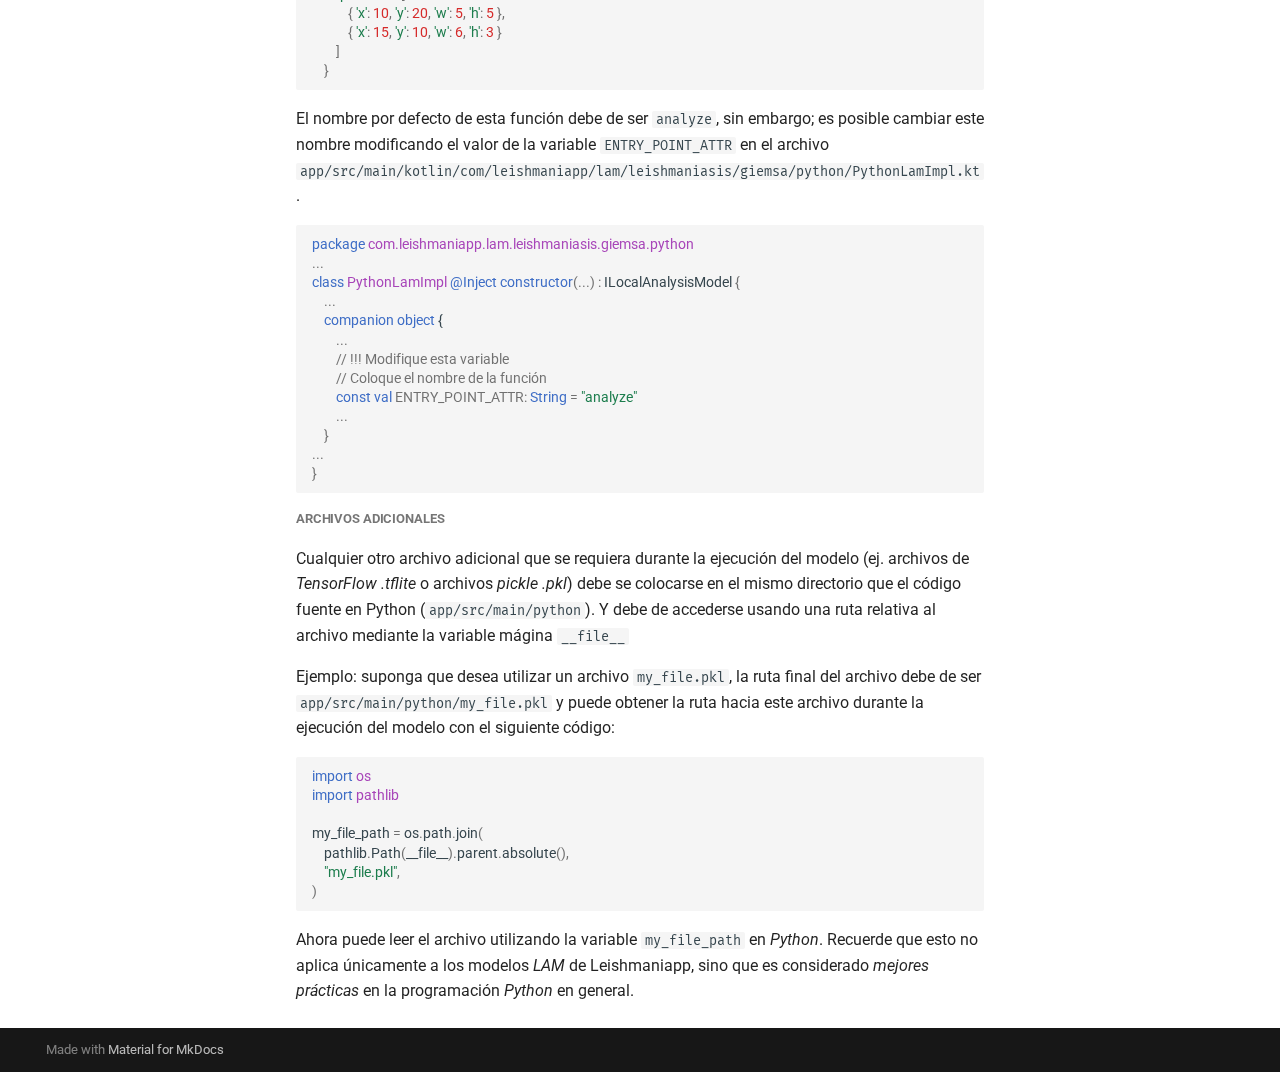
<file: lam/index.html>
<!doctype html>
<html lang="en" class="no-js">
  <head>
    
      <meta charset="utf-8">
      <meta name="viewport" content="width=device-width,initial-scale=1">
      
      
      
      
        <link rel="prev" href="../cloud/">
      
      
        <link rel="next" href="../debugger/">
      
      
      <link rel="icon" href="../assets/index/leishmaniapp_neumorphic_light.webp">
      <meta name="generator" content="mkdocs-1.6.0, mkdocs-material-9.5.34">
    
    
      
        <title>🚀 LAM - Documentación de Leishmaniapp</title>
      
    
    
      <link rel="stylesheet" href="../assets/stylesheets/main.35f28582.min.css">
      
        
        <link rel="stylesheet" href="../assets/stylesheets/palette.06af60db.min.css">
      
      


    
    
      
    
    
      
        
        
        <link rel="preconnect" href="https://fonts.gstatic.com" crossorigin>
        <link rel="stylesheet" href="https://fonts.googleapis.com/css?family=Roboto:300,300i,400,400i,700,700i%7CRoboto+Mono:400,400i,700,700i&display=fallback">
        <style>:root{--md-text-font:"Roboto";--md-code-font:"Roboto Mono"}</style>
      
    
    
      <link rel="stylesheet" href="../stylesheets/fonts.css">
    
      <link rel="stylesheet" href="../stylesheets/color.css">
    
      <link rel="stylesheet" href="../stylesheets/pdf.css">
    
    <script>__md_scope=new URL("..",location),__md_hash=e=>[...e].reduce(((e,_)=>(e<<5)-e+_.charCodeAt(0)),0),__md_get=(e,_=localStorage,t=__md_scope)=>JSON.parse(_.getItem(t.pathname+"."+e)),__md_set=(e,_,t=localStorage,a=__md_scope)=>{try{t.setItem(a.pathname+"."+e,JSON.stringify(_))}catch(e){}}</script>
    
      

    
    
    
   <link href="../assets/stylesheets/glightbox.min.css" rel="stylesheet"/><style>
    html.glightbox-open { overflow: initial; height: 100%; }
    .gslide-title { margin-top: 0px; user-select: text; }
    .gslide-desc { color: #666; user-select: text; }
    .gslide-image img { background: white; }
    .gscrollbar-fixer { padding-right: 15px; }
    .gdesc-inner { font-size: 0.75rem; }
    body[data-md-color-scheme="slate"] .gdesc-inner { background: var(--md-default-bg-color);}
    body[data-md-color-scheme="slate"] .gslide-title { color: var(--md-default-fg-color);}
    body[data-md-color-scheme="slate"] .gslide-desc { color: var(--md-default-fg-color);}</style> <script src="../assets/javascripts/glightbox.min.js"></script></head>
  
  
    
    
    
    
    
    <body dir="ltr" data-md-color-scheme="default" data-md-color-primary="custom" data-md-color-accent="indigo">
  
    
    <input class="md-toggle" data-md-toggle="drawer" type="checkbox" id="__drawer" autocomplete="off">
    <input class="md-toggle" data-md-toggle="search" type="checkbox" id="__search" autocomplete="off">
    <label class="md-overlay" for="__drawer"></label>
    <div data-md-component="skip">
      
        
        <a href="#lam" class="md-skip">
          Skip to content
        </a>
      
    </div>
    <div data-md-component="announce">
      
    </div>
    
    
      

  

<header class="md-header md-header--shadow" data-md-component="header">
  <nav class="md-header__inner md-grid" aria-label="Header">
    <a href=".." title="Documentación de Leishmaniapp" class="md-header__button md-logo" aria-label="Documentación de Leishmaniapp" data-md-component="logo">
      
  <img src="../assets/index/leishmaniapp_neumorphic_light.webp" alt="logo">

    </a>
    <label class="md-header__button md-icon" for="__drawer">
      
      <svg xmlns="http://www.w3.org/2000/svg" viewBox="0 0 24 24"><path d="M3 6h18v2H3zm0 5h18v2H3zm0 5h18v2H3z"/></svg>
    </label>
    <div class="md-header__title" data-md-component="header-title">
      <div class="md-header__ellipsis">
        <div class="md-header__topic">
          <span class="md-ellipsis">
            Documentación de Leishmaniapp
          </span>
        </div>
        <div class="md-header__topic" data-md-component="header-topic">
          <span class="md-ellipsis">
            
              🚀 LAM
            
          </span>
        </div>
      </div>
    </div>
    
      
    
    
    
    
    
  </nav>
  
</header>
    
    <div class="md-container" data-md-component="container">
      
      
        
          
        
      
      <main class="md-main" data-md-component="main">
        <div class="md-main__inner md-grid">
          
            
              
              <div class="md-sidebar md-sidebar--primary" data-md-component="sidebar" data-md-type="navigation" >
                <div class="md-sidebar__scrollwrap">
                  <div class="md-sidebar__inner">
                    



<nav class="md-nav md-nav--primary" aria-label="Navigation" data-md-level="0">
  <label class="md-nav__title" for="__drawer">
    <a href=".." title="Documentación de Leishmaniapp" class="md-nav__button md-logo" aria-label="Documentación de Leishmaniapp" data-md-component="logo">
      
  <img src="../assets/index/leishmaniapp_neumorphic_light.webp" alt="logo">

    </a>
    Documentación de Leishmaniapp
  </label>
  
  <ul class="md-nav__list" data-md-scrollfix>
    
      
      
  
  
  
  
    <li class="md-nav__item">
      <a href=".." class="md-nav__link">
        
  
  <span class="md-ellipsis">
    🏠 Inicio
  </span>
  

      </a>
    </li>
  

    
      
      
  
  
  
  
    <li class="md-nav__item">
      <a href="../diseases/" class="md-nav__link">
        
  
  <span class="md-ellipsis">
    🦠 Enfermedades
  </span>
  

      </a>
    </li>
  

    
      
      
  
  
  
  
    <li class="md-nav__item">
      <a href="../models/" class="md-nav__link">
        
  
  <span class="md-ellipsis">
    🔬 Modelos de Detección
  </span>
  

      </a>
    </li>
  

    
      
      
  
  
  
  
    <li class="md-nav__item">
      <a href="../schema/" class="md-nav__link">
        
  
  <span class="md-ellipsis">
    📐 Protobuf Schema
  </span>
  

      </a>
    </li>
  

    
      
      
  
  
  
  
    <li class="md-nav__item">
      <a href="../cloud/" class="md-nav__link">
        
  
  <span class="md-ellipsis">
    🌎 Infraestructura
  </span>
  

      </a>
    </li>
  

    
      
      
  
  
    
  
  
  
    <li class="md-nav__item md-nav__item--active">
      
      <input class="md-nav__toggle md-toggle" type="checkbox" id="__toc">
      
      
        
      
      
        <label class="md-nav__link md-nav__link--active" for="__toc">
          
  
  <span class="md-ellipsis">
    🚀 LAM
  </span>
  

          <span class="md-nav__icon md-icon"></span>
        </label>
      
      <a href="./" class="md-nav__link md-nav__link--active">
        
  
  <span class="md-ellipsis">
    🚀 LAM
  </span>
  

      </a>
      
        

<nav class="md-nav md-nav--secondary" aria-label="Table of contents">
  
  
  
    
  
  
    <label class="md-nav__title" for="__toc">
      <span class="md-nav__icon md-icon"></span>
      Table of contents
    </label>
    <ul class="md-nav__list" data-md-component="toc" data-md-scrollfix>
      
        <li class="md-nav__item">
  <a href="#android" class="md-nav__link">
    <span class="md-ellipsis">
      Android
    </span>
  </a>
  
    <nav class="md-nav" aria-label="Android">
      <ul class="md-nav__list">
        
          <li class="md-nav__item">
  <a href="#creacion-de-un-lam" class="md-nav__link">
    <span class="md-ellipsis">
      Creación de un LAM
    </span>
  </a>
  
</li>
        
          <li class="md-nav__item">
  <a href="#ejemplo" class="md-nav__link">
    <span class="md-ellipsis">
      Ejemplo
    </span>
  </a>
  
    <nav class="md-nav" aria-label="Ejemplo">
      <ul class="md-nav__list">
        
          <li class="md-nav__item">
  <a href="#bound-service" class="md-nav__link">
    <span class="md-ellipsis">
      Bound Service
    </span>
  </a>
  
</li>
        
          <li class="md-nav__item">
  <a href="#implementacion-del-modelo-lam" class="md-nav__link">
    <span class="md-ellipsis">
      Implementación del modelo LAM
    </span>
  </a>
  
</li>
        
          <li class="md-nav__item">
  <a href="#androidmanifestxml" class="md-nav__link">
    <span class="md-ellipsis">
      AndroidManifest.xml
    </span>
  </a>
  
</li>
        
      </ul>
    </nav>
  
</li>
        
          <li class="md-nav__item">
  <a href="#lam-python" class="md-nav__link">
    <span class="md-ellipsis">
      LAM Python
    </span>
  </a>
  
    <nav class="md-nav" aria-label="LAM Python">
      <ul class="md-nav__list">
        
          <li class="md-nav__item">
  <a href="#actualizacion-de-librerias" class="md-nav__link">
    <span class="md-ellipsis">
      Actualización de Librerías
    </span>
  </a>
  
</li>
        
          <li class="md-nav__item">
  <a href="#actualizacion-del-codigo-fuente-de-los-modelos" class="md-nav__link">
    <span class="md-ellipsis">
      Actualización del código fuente de los modelos
    </span>
  </a>
  
    <nav class="md-nav" aria-label="Actualización del código fuente de los modelos">
      <ul class="md-nav__list">
        
          <li class="md-nav__item">
  <a href="#funcion-de-analisis-punto-de-entrada" class="md-nav__link">
    <span class="md-ellipsis">
      Función de análisis (Punto de entrada)
    </span>
  </a>
  
</li>
        
          <li class="md-nav__item">
  <a href="#archivos-adicionales" class="md-nav__link">
    <span class="md-ellipsis">
      Archivos adicionales
    </span>
  </a>
  
</li>
        
      </ul>
    </nav>
  
</li>
        
      </ul>
    </nav>
  
</li>
        
      </ul>
    </nav>
  
</li>
      
    </ul>
  
</nav>
      
    </li>
  

    
      
      
  
  
  
  
    <li class="md-nav__item">
      <a href="../debugger/" class="md-nav__link">
        
  
  <span class="md-ellipsis">
    🪲 Depuradores
  </span>
  

      </a>
    </li>
  

    
  </ul>
</nav>
                  </div>
                </div>
              </div>
            
            
              
              <div class="md-sidebar md-sidebar--secondary" data-md-component="sidebar" data-md-type="toc" >
                <div class="md-sidebar__scrollwrap">
                  <div class="md-sidebar__inner">
                    

<nav class="md-nav md-nav--secondary" aria-label="Table of contents">
  
  
  
    
  
  
    <label class="md-nav__title" for="__toc">
      <span class="md-nav__icon md-icon"></span>
      Table of contents
    </label>
    <ul class="md-nav__list" data-md-component="toc" data-md-scrollfix>
      
        <li class="md-nav__item">
  <a href="#android" class="md-nav__link">
    <span class="md-ellipsis">
      Android
    </span>
  </a>
  
    <nav class="md-nav" aria-label="Android">
      <ul class="md-nav__list">
        
          <li class="md-nav__item">
  <a href="#creacion-de-un-lam" class="md-nav__link">
    <span class="md-ellipsis">
      Creación de un LAM
    </span>
  </a>
  
</li>
        
          <li class="md-nav__item">
  <a href="#ejemplo" class="md-nav__link">
    <span class="md-ellipsis">
      Ejemplo
    </span>
  </a>
  
    <nav class="md-nav" aria-label="Ejemplo">
      <ul class="md-nav__list">
        
          <li class="md-nav__item">
  <a href="#bound-service" class="md-nav__link">
    <span class="md-ellipsis">
      Bound Service
    </span>
  </a>
  
</li>
        
          <li class="md-nav__item">
  <a href="#implementacion-del-modelo-lam" class="md-nav__link">
    <span class="md-ellipsis">
      Implementación del modelo LAM
    </span>
  </a>
  
</li>
        
          <li class="md-nav__item">
  <a href="#androidmanifestxml" class="md-nav__link">
    <span class="md-ellipsis">
      AndroidManifest.xml
    </span>
  </a>
  
</li>
        
      </ul>
    </nav>
  
</li>
        
          <li class="md-nav__item">
  <a href="#lam-python" class="md-nav__link">
    <span class="md-ellipsis">
      LAM Python
    </span>
  </a>
  
    <nav class="md-nav" aria-label="LAM Python">
      <ul class="md-nav__list">
        
          <li class="md-nav__item">
  <a href="#actualizacion-de-librerias" class="md-nav__link">
    <span class="md-ellipsis">
      Actualización de Librerías
    </span>
  </a>
  
</li>
        
          <li class="md-nav__item">
  <a href="#actualizacion-del-codigo-fuente-de-los-modelos" class="md-nav__link">
    <span class="md-ellipsis">
      Actualización del código fuente de los modelos
    </span>
  </a>
  
    <nav class="md-nav" aria-label="Actualización del código fuente de los modelos">
      <ul class="md-nav__list">
        
          <li class="md-nav__item">
  <a href="#funcion-de-analisis-punto-de-entrada" class="md-nav__link">
    <span class="md-ellipsis">
      Función de análisis (Punto de entrada)
    </span>
  </a>
  
</li>
        
          <li class="md-nav__item">
  <a href="#archivos-adicionales" class="md-nav__link">
    <span class="md-ellipsis">
      Archivos adicionales
    </span>
  </a>
  
</li>
        
      </ul>
    </nav>
  
</li>
        
      </ul>
    </nav>
  
</li>
        
      </ul>
    </nav>
  
</li>
      
    </ul>
  
</nav>
                  </div>
                </div>
              </div>
            
          
          
            <div class="md-content" data-md-component="content">
              <article class="md-content__inner md-typeset">
                
                  


<h1 id="lam">🚀 LAM</h1>
<p><strong>LAM <em>(Local Analysis Model)</em></strong> es una interfaz utilizada para definir modelos de análisis locales que pueden ser cargados dinámicamente en un entorno compatible con Leishmaniapp.</p>
<blockquote>
<p>💡 Las herramientas necesarias para implementar modelos <em>LAM</em> en la <em>JVM</em> y en <em>Android</em> se encuentran en el repositorio (https://github.com/leishmaniapp/analysis-jvm)[https://github.com/leishmaniapp/analysis-jvm]</p>
<p>🚀 Interfaz LAM para entornos con <em>JVM</em> o <em>Android</em> disponible en <a href="https://jitpack.io/#leishmaniapp/analysis-jvm">JitPack</a></p>
</blockquote>
<p>Los modelos locales en Leishmaniapp son utilizados para realizar análisis cuando no hay un servicio de análisis disponible o no existe una conexión con el servidor, siempre que haya conexión hay que priorizar el servicio web sobre los modelos locales <em>LAM</em>.</p>
<p>Visite <a href="../models/">modelos de detección</a> para obtener información específica acerca de los modelos LAM disponibles para cada enfermedad</p>
<h2 id="android">Android</h2>
<p>Los modelos <em>LAM</em> en Android son implementados a través de aplicaciones independientes que exponen <a href="https://developer.android.com/develop/background-work/services/bound-services"><em>bound services</em></a> que luego son enlazados por la aplicación de <em>Leishmaniapp</em>. Este método aprovecha la comunicación entre procesos <em>IPC</em> que el sistema operativo provee al mismo tiempo que mantiene la independencia entre los módulos y la aplicación.</p>
<p>El sistema de plugins <em>LAM</em> mediante <em>bound services</em> permite que una aplicación Android cargue dinámicamente funcionalidades adicionales sin necesidad de reiniciar, reinstalar o actualizar la aplicación de Leishmaniapp, cada modelo <em>LAM</em> está representado por un servicio el cuál interactúa con la aplicación mediante las interfaces expuestas por la liberaría <code>analysis-jvm</code> a través de mecanismos de <em>IPC</em>, esto aísla el módulo de la aplicación permitiendo así escalabilidad a demanda del usuario y libertad de actualizaciones independientes</p>
<h3 id="creacion-de-un-lam">Creación de un LAM</h3>
<p>Para crear modelos <em>LAM</em> que puedan ser utilizados por la aplicación de Leishmaniapp en <em>Android</em>:</p>
<ol>
<li>Cree una nueva aplicación sin ninguna actividad cuyo nombre de paquete sea <code>com.leishmaniapp.lam.&lt;disease_id&gt;</code></li>
<li>
<p>Incluya las dependencias de <code>analysis-jvm</code> en su proyecto (recuerde configurar los repositorios de JitPack, <a href="https://jitpack.io/">visite la documentación</a>)</p>
<div class="language-groovy highlight"><pre><span></span><code><span id="__span-0-1"><a id="__codelineno-0-1" name="__codelineno-0-1" href="#__codelineno-0-1"></a><span class="n">dependencies</span><span class="w"> </span><span class="o">{</span>
</span><span id="__span-0-2"><a id="__codelineno-0-2" name="__codelineno-0-2" href="#__codelineno-0-2"></a><span class="w">    </span><span class="c1">// analysis-jvm Core library</span>
</span><span id="__span-0-3"><a id="__codelineno-0-3" name="__codelineno-0-3" href="#__codelineno-0-3"></a><span class="w">    </span><span class="n">implementation</span><span class="o">(</span><span class="s2">&quot;com.github.leishmaniapp.analysis-jvm:core:&lt;version&gt;&quot;</span><span class="o">)</span>
</span><span id="__span-0-4"><a id="__codelineno-0-4" name="__codelineno-0-4" href="#__codelineno-0-4"></a><span class="w">    </span><span class="c1">// Android libraries for LAM</span>
</span><span id="__span-0-5"><a id="__codelineno-0-5" name="__codelineno-0-5" href="#__codelineno-0-5"></a><span class="w">    </span><span class="n">implementation</span><span class="o">(</span><span class="s2">&quot;com.github.leishmaniapp.analysis-jvm:android:&lt;version&gt;&quot;</span><span class="o">)</span>
</span><span id="__span-0-6"><a id="__codelineno-0-6" name="__codelineno-0-6" href="#__codelineno-0-6"></a><span class="o">}</span>
</span></code></pre></div>
</li>
<li>
<p>Cree una clase encargada del manejo de peticiones de análisis, esta clase debe heredar de <code>com.leishmaniapp.analysis.lam.ILocalAnalysisModel</code></p>
<div class="language-java highlight"><pre><span></span><code><span id="__span-1-1"><a id="__codelineno-1-1" name="__codelineno-1-1" href="#__codelineno-1-1"></a><span class="kn">package</span><span class="w"> </span><span class="nn">com.leishmaniapp.analysis.lam</span><span class="p">;</span>
</span><span id="__span-1-2"><a id="__codelineno-1-2" name="__codelineno-1-2" href="#__codelineno-1-2"></a>
</span><span id="__span-1-3"><a id="__codelineno-1-3" name="__codelineno-1-3" href="#__codelineno-1-3"></a><span class="kd">public</span><span class="w"> </span><span class="kd">interface</span> <span class="nc">ILocalAnalysisModel</span><span class="w"> </span><span class="p">{</span>
</span><span id="__span-1-4"><a id="__codelineno-1-4" name="__codelineno-1-4" href="#__codelineno-1-4"></a><span class="w">    </span><span class="n">String</span><span class="w"> </span><span class="nf">getModel</span><span class="p">();</span>
</span><span id="__span-1-5"><a id="__codelineno-1-5" name="__codelineno-1-5" href="#__codelineno-1-5"></a><span class="w">    </span><span class="kt">void</span><span class="w"> </span><span class="nf">load</span><span class="p">()</span><span class="w"> </span><span class="kd">throws</span><span class="w"> </span><span class="n">LamException</span><span class="p">;</span>
</span><span id="__span-1-6"><a id="__codelineno-1-6" name="__codelineno-1-6" href="#__codelineno-1-6"></a><span class="w">    </span><span class="n">Map</span><span class="o">&lt;</span><span class="n">String</span><span class="p">,</span><span class="w"> </span><span class="n">List</span><span class="o">&lt;</span><span class="n">BoxCoordinates</span><span class="o">&gt;&gt;</span><span class="w"> </span><span class="nf">analyze</span><span class="p">(</span><span class="n">File</span><span class="w"> </span><span class="n">content</span><span class="p">)</span><span class="w"> </span><span class="kd">throws</span><span class="w"> </span><span class="n">LamException</span><span class="p">;</span>
</span><span id="__span-1-7"><a id="__codelineno-1-7" name="__codelineno-1-7" href="#__codelineno-1-7"></a><span class="p">}</span>
</span></code></pre></div>
<p><strong>getModel()</strong> debe de retornar el <em>identificador</em> del modelo, <strong>load()</strong> debe de ser llamado al cargar el modelo <em>LAM</em> y es aquí donde se debe hacer inicialización de cualquier recurso que pueda ser requerido durante el análisis y <strong>analyze()</strong> es el método encargado de realizar el análisis de la muestra.</p>
</li>
<li>
<p>Cree un <em>bound service</em> que maneje las peticiones utilizando las utilidades del paquete <code>analysis-jvm:android</code></p>
<p>Las peticiones de análisis son del tipo <code>com.leishmaniapp.analysis.lam.LamAnalysisRequest</code> y pueden ser recuperadas del <em>bundle</em> del mensaje a través del método <code>LamAnalysisRequest::fromBundle</code>, los resultados por otra parte deben de ser entregados mediante la estructura <code>com.leishmaniapp.analysis.lam.LamAnalysisResponse</code> y una vez creada esta se puede transformar en un <em>bundle</em> mediante el método <code>LamAnalysisResponse::toBundle</code></p>
</li>
<li>
<p>Exporte el servicio, agregue la acción <code>com.leishmaniapp.lam.ACTION_ANALYZE</code> y agregue permiso <code>com.leishmaniapp.lam.BIND_PERMISSION</code> (Para que los permisos tengan efecto, ambos Leishmaniapp y el <em>LAM</em> deben de firmarse con la misma firma de desarrollador)</p>
<div class="language-xml highlight"><pre><span></span><code><span id="__span-2-1"><a id="__codelineno-2-1" name="__codelineno-2-1" href="#__codelineno-2-1"></a><span class="nt">&lt;service</span>
</span><span id="__span-2-2"><a id="__codelineno-2-2" name="__codelineno-2-2" href="#__codelineno-2-2"></a><span class="w">    </span><span class="na">android:name=</span><span class="s">&quot;com.leishmaniapp.lam.foobar.MyBoundService&quot;</span>
</span><span id="__span-2-3"><a id="__codelineno-2-3" name="__codelineno-2-3" href="#__codelineno-2-3"></a><span class="w">    </span><span class="na">android:exported=</span><span class="s">&quot;true&quot;</span>
</span><span id="__span-2-4"><a id="__codelineno-2-4" name="__codelineno-2-4" href="#__codelineno-2-4"></a><span class="w">    </span><span class="na">android:permission=</span><span class="s">&quot;com.leishmaniapp.lam.BIND_PERMISSION&quot;</span><span class="nt">&gt;</span>
</span><span id="__span-2-5"><a id="__codelineno-2-5" name="__codelineno-2-5" href="#__codelineno-2-5"></a>
</span><span id="__span-2-6"><a id="__codelineno-2-6" name="__codelineno-2-6" href="#__codelineno-2-6"></a><span class="w">    </span><span class="nt">&lt;intent-filter&gt;</span>
</span><span id="__span-2-7"><a id="__codelineno-2-7" name="__codelineno-2-7" href="#__codelineno-2-7"></a><span class="w">        </span><span class="nt">&lt;action</span><span class="w"> </span><span class="na">android:name=</span><span class="s">&quot;com.leishmaniapp.lam.ACTION_ANALYZE&quot;</span><span class="w"> </span><span class="nt">/&gt;</span>
</span><span id="__span-2-8"><a id="__codelineno-2-8" name="__codelineno-2-8" href="#__codelineno-2-8"></a><span class="w">    </span><span class="nt">&lt;/intent-filter&gt;</span>
</span><span id="__span-2-9"><a id="__codelineno-2-9" name="__codelineno-2-9" href="#__codelineno-2-9"></a><span class="nt">&lt;/service&gt;</span>
</span></code></pre></div>
</li>
</ol>
<h3 id="ejemplo">Ejemplo</h3>
<p>Los siguientes fragmentos de código fueron obtenidos del modelo <em>LAM</em> para la enfermedad de prueba <em>mock.spots</em> (<a href="https://github.com/leishmaniapp/mock-spots-lam-android">Visite el repositorio</a>).</p>
<h5 id="bound-service">Bound Service</h5>
<p>Este es el servicio al cual la aplicación de Leishmaniapp se enlazará para enviar las peticiones de análisis, recibe un dato de tipo <em>LamAnalysisRequest</em> a través de un <em>bundle</em> cuya key es <em><strong>LAM_REQUEST_BUNDLE</strong></em> (puede obtener este dato a través de la extensión <code>LamAnalysisRequest::fromBundle(Bundle, ClassLoader) -&gt; LamAnalysisRequest?</code>) y retorna los resultados a través de un <em>bundle</em> con un <em>AnalysisResultsParcel</em> (una especialización de <em>AnalysisResults</em> que implementa <em>Parcelable</em>) y llave <em><strong>LAM_RESPONSE_BUNDLE</strong></em> (puede obtener este bundle a través de la extensión <code>LamAnalysisRequest.toBundle() -&gt; Bundle</code>)</p>
<blockquote>
<p>💡 Si su proyecto hace uso de <em>Jetpack Hilt</em>, puede utilizar este mismo código para su modelo <em>LAM</em> pues no posee lógica particular a la enfermedad de <em>mock.spots</em></p>
</blockquote>
<div class="language-kotlin highlight"><pre><span></span><code><span id="__span-3-1"><a id="__codelineno-3-1" name="__codelineno-3-1" href="#__codelineno-3-1"></a><span class="k">package</span><span class="w"> </span><span class="nn">com.leishmaniapp.lam.mock.spots.service</span>
</span><span id="__span-3-2"><a id="__codelineno-3-2" name="__codelineno-3-2" href="#__codelineno-3-2"></a>
</span><span id="__span-3-3"><a id="__codelineno-3-3" name="__codelineno-3-3" href="#__codelineno-3-3"></a><span class="k">import</span><span class="w"> </span><span class="nn">android.app.Service</span>
</span><span id="__span-3-4"><a id="__codelineno-3-4" name="__codelineno-3-4" href="#__codelineno-3-4"></a><span class="k">import</span><span class="w"> </span><span class="nn">android.content.Intent</span>
</span><span id="__span-3-5"><a id="__codelineno-3-5" name="__codelineno-3-5" href="#__codelineno-3-5"></a><span class="k">import</span><span class="w"> </span><span class="nn">android.os.Handler</span>
</span><span id="__span-3-6"><a id="__codelineno-3-6" name="__codelineno-3-6" href="#__codelineno-3-6"></a><span class="k">import</span><span class="w"> </span><span class="nn">android.os.IBinder</span>
</span><span id="__span-3-7"><a id="__codelineno-3-7" name="__codelineno-3-7" href="#__codelineno-3-7"></a><span class="k">import</span><span class="w"> </span><span class="nn">android.os.Looper</span>
</span><span id="__span-3-8"><a id="__codelineno-3-8" name="__codelineno-3-8" href="#__codelineno-3-8"></a><span class="k">import</span><span class="w"> </span><span class="nn">android.os.Message</span>
</span><span id="__span-3-9"><a id="__codelineno-3-9" name="__codelineno-3-9" href="#__codelineno-3-9"></a><span class="k">import</span><span class="w"> </span><span class="nn">android.os.Messenger</span>
</span><span id="__span-3-10"><a id="__codelineno-3-10" name="__codelineno-3-10" href="#__codelineno-3-10"></a><span class="k">import</span><span class="w"> </span><span class="nn">android.util.Log</span>
</span><span id="__span-3-11"><a id="__codelineno-3-11" name="__codelineno-3-11" href="#__codelineno-3-11"></a><span class="k">import</span><span class="w"> </span><span class="nn">com.leishmaniapp.analysis.core.AnalysisResultsParcel</span>
</span><span id="__span-3-12"><a id="__codelineno-3-12" name="__codelineno-3-12" href="#__codelineno-3-12"></a><span class="k">import</span><span class="w"> </span><span class="nn">com.leishmaniapp.analysis.core.AnalysisStatus</span>
</span><span id="__span-3-13"><a id="__codelineno-3-13" name="__codelineno-3-13" href="#__codelineno-3-13"></a><span class="k">import</span><span class="w"> </span><span class="nn">com.leishmaniapp.analysis.core.BoxCoordinates</span>
</span><span id="__span-3-14"><a id="__codelineno-3-14" name="__codelineno-3-14" href="#__codelineno-3-14"></a><span class="k">import</span><span class="w"> </span><span class="nn">com.leishmaniapp.analysis.core.BoxCoordinatesParcel</span>
</span><span id="__span-3-15"><a id="__codelineno-3-15" name="__codelineno-3-15" href="#__codelineno-3-15"></a><span class="k">import</span><span class="w"> </span><span class="nn">com.leishmaniapp.analysis.lam.ILocalAnalysisModel</span>
</span><span id="__span-3-16"><a id="__codelineno-3-16" name="__codelineno-3-16" href="#__codelineno-3-16"></a><span class="k">import</span><span class="w"> </span><span class="nn">com.leishmaniapp.analysis.lam.LamAnalysisRequest</span>
</span><span id="__span-3-17"><a id="__codelineno-3-17" name="__codelineno-3-17" href="#__codelineno-3-17"></a><span class="k">import</span><span class="w"> </span><span class="nn">com.leishmaniapp.analysis.lam.LamAnalysisResponse</span>
</span><span id="__span-3-18"><a id="__codelineno-3-18" name="__codelineno-3-18" href="#__codelineno-3-18"></a><span class="k">import</span><span class="w"> </span><span class="nn">com.leishmaniapp.analysis.lam.fromBundle</span>
</span><span id="__span-3-19"><a id="__codelineno-3-19" name="__codelineno-3-19" href="#__codelineno-3-19"></a><span class="k">import</span><span class="w"> </span><span class="nn">com.leishmaniapp.analysis.lam.toBundle</span>
</span><span id="__span-3-20"><a id="__codelineno-3-20" name="__codelineno-3-20" href="#__codelineno-3-20"></a><span class="k">import</span><span class="w"> </span><span class="nn">com.leishmaniapp.lam.mock.spots.BuildConfig</span>
</span><span id="__span-3-21"><a id="__codelineno-3-21" name="__codelineno-3-21" href="#__codelineno-3-21"></a><span class="k">import</span><span class="w"> </span><span class="nn">dagger.hilt.android.AndroidEntryPoint</span>
</span><span id="__span-3-22"><a id="__codelineno-3-22" name="__codelineno-3-22" href="#__codelineno-3-22"></a><span class="k">import</span><span class="w"> </span><span class="nn">java.io.File</span>
</span><span id="__span-3-23"><a id="__codelineno-3-23" name="__codelineno-3-23" href="#__codelineno-3-23"></a><span class="k">import</span><span class="w"> </span><span class="nn">java.io.FileOutputStream</span>
</span><span id="__span-3-24"><a id="__codelineno-3-24" name="__codelineno-3-24" href="#__codelineno-3-24"></a><span class="k">import</span><span class="w"> </span><span class="nn">java.io.IOException</span>
</span><span id="__span-3-25"><a id="__codelineno-3-25" name="__codelineno-3-25" href="#__codelineno-3-25"></a><span class="k">import</span><span class="w"> </span><span class="nn">java.time.LocalDateTime</span>
</span><span id="__span-3-26"><a id="__codelineno-3-26" name="__codelineno-3-26" href="#__codelineno-3-26"></a><span class="k">import</span><span class="w"> </span><span class="nn">java.time.format.DateTimeFormatter</span>
</span><span id="__span-3-27"><a id="__codelineno-3-27" name="__codelineno-3-27" href="#__codelineno-3-27"></a><span class="k">import</span><span class="w"> </span><span class="nn">javax.inject.Inject</span>
</span><span id="__span-3-28"><a id="__codelineno-3-28" name="__codelineno-3-28" href="#__codelineno-3-28"></a>
</span><span id="__span-3-29"><a id="__codelineno-3-29" name="__codelineno-3-29" href="#__codelineno-3-29"></a><span class="cm">/**</span>
</span><span id="__span-3-30"><a id="__codelineno-3-30" name="__codelineno-3-30" href="#__codelineno-3-30"></a><span class="cm"> * Analysis service for usage within Leishmaniapp</span>
</span><span id="__span-3-31"><a id="__codelineno-3-31" name="__codelineno-3-31" href="#__codelineno-3-31"></a><span class="cm"> *</span>
</span><span id="__span-3-32"><a id="__codelineno-3-32" name="__codelineno-3-32" href="#__codelineno-3-32"></a><span class="cm"> */</span>
</span><span id="__span-3-33"><a id="__codelineno-3-33" name="__codelineno-3-33" href="#__codelineno-3-33"></a><span class="nd">@AndroidEntryPoint</span>
</span><span id="__span-3-34"><a id="__codelineno-3-34" name="__codelineno-3-34" href="#__codelineno-3-34"></a><span class="kd">class</span><span class="w"> </span><span class="nc">IPCAnalysisService</span><span class="w"> </span><span class="p">:</span><span class="w"> </span><span class="n">Service</span><span class="p">()</span><span class="w"> </span><span class="p">{</span>
</span><span id="__span-3-35"><a id="__codelineno-3-35" name="__codelineno-3-35" href="#__codelineno-3-35"></a>
</span><span id="__span-3-36"><a id="__codelineno-3-36" name="__codelineno-3-36" href="#__codelineno-3-36"></a><span class="w">    </span><span class="kd">companion</span><span class="w"> </span><span class="kd">object</span><span class="w"> </span><span class="err">{</span>
</span><span id="__span-3-37"><a id="__codelineno-3-37" name="__codelineno-3-37" href="#__codelineno-3-37"></a><span class="w">        </span><span class="cm">/**</span>
</span><span id="__span-3-38"><a id="__codelineno-3-38" name="__codelineno-3-38" href="#__codelineno-3-38"></a><span class="cm">         * TAG containing the class name and the model_id</span>
</span><span id="__span-3-39"><a id="__codelineno-3-39" name="__codelineno-3-39" href="#__codelineno-3-39"></a><span class="cm">         */</span>
</span><span id="__span-3-40"><a id="__codelineno-3-40" name="__codelineno-3-40" href="#__codelineno-3-40"></a><span class="w">        </span><span class="kd">val</span><span class="w"> </span><span class="nv">TAG</span><span class="p">:</span><span class="w"> </span><span class="kt">String</span><span class="w"> </span><span class="o">=</span><span class="w"> </span><span class="n">IPCAnalysisService</span><span class="o">::</span><span class="n">class</span><span class="p">.</span><span class="na">simpleName</span><span class="o">!!</span>
</span><span id="__span-3-41"><a id="__codelineno-3-41" name="__codelineno-3-41" href="#__codelineno-3-41"></a><span class="w">    </span><span class="p">}</span>
</span><span id="__span-3-42"><a id="__codelineno-3-42" name="__codelineno-3-42" href="#__codelineno-3-42"></a>
</span><span id="__span-3-43"><a id="__codelineno-3-43" name="__codelineno-3-43" href="#__codelineno-3-43"></a><span class="w">    </span><span class="cm">/**</span>
</span><span id="__span-3-44"><a id="__codelineno-3-44" name="__codelineno-3-44" href="#__codelineno-3-44"></a><span class="cm">     * LAM model implementation (injected)</span>
</span><span id="__span-3-45"><a id="__codelineno-3-45" name="__codelineno-3-45" href="#__codelineno-3-45"></a><span class="cm">     */</span>
</span><span id="__span-3-46"><a id="__codelineno-3-46" name="__codelineno-3-46" href="#__codelineno-3-46"></a><span class="w">    </span><span class="nd">@Inject</span>
</span><span id="__span-3-47"><a id="__codelineno-3-47" name="__codelineno-3-47" href="#__codelineno-3-47"></a><span class="w">    </span><span class="kd">lateinit</span><span class="w"> </span><span class="kd">var</span><span class="w"> </span><span class="nv">lam</span><span class="p">:</span><span class="w"> </span><span class="n">ILocalAnalysisModel</span>
</span><span id="__span-3-48"><a id="__codelineno-3-48" name="__codelineno-3-48" href="#__codelineno-3-48"></a>
</span><span id="__span-3-49"><a id="__codelineno-3-49" name="__codelineno-3-49" href="#__codelineno-3-49"></a><span class="w">    </span><span class="cm">/**</span>
</span><span id="__span-3-50"><a id="__codelineno-3-50" name="__codelineno-3-50" href="#__codelineno-3-50"></a><span class="cm">     * Messenger between the caller and the service</span>
</span><span id="__span-3-51"><a id="__codelineno-3-51" name="__codelineno-3-51" href="#__codelineno-3-51"></a><span class="cm">     */</span>
</span><span id="__span-3-52"><a id="__codelineno-3-52" name="__codelineno-3-52" href="#__codelineno-3-52"></a><span class="w">    </span><span class="kd">private</span><span class="w"> </span><span class="kd">lateinit</span><span class="w"> </span><span class="kd">var</span><span class="w"> </span><span class="nv">messenger</span><span class="p">:</span><span class="w"> </span><span class="n">Messenger</span>
</span><span id="__span-3-53"><a id="__codelineno-3-53" name="__codelineno-3-53" href="#__codelineno-3-53"></a>
</span><span id="__span-3-54"><a id="__codelineno-3-54" name="__codelineno-3-54" href="#__codelineno-3-54"></a><span class="w">    </span><span class="cm">/**</span>
</span><span id="__span-3-55"><a id="__codelineno-3-55" name="__codelineno-3-55" href="#__codelineno-3-55"></a><span class="cm">     * Handle incoming messages (analysis requests)</span>
</span><span id="__span-3-56"><a id="__codelineno-3-56" name="__codelineno-3-56" href="#__codelineno-3-56"></a><span class="cm">     */</span>
</span><span id="__span-3-57"><a id="__codelineno-3-57" name="__codelineno-3-57" href="#__codelineno-3-57"></a><span class="w">    </span><span class="kd">private</span><span class="w"> </span><span class="kd">val</span><span class="w"> </span><span class="nv">messageHandler</span><span class="w"> </span><span class="o">=</span><span class="w"> </span><span class="n">Handler</span><span class="p">(</span><span class="n">Looper</span><span class="p">.</span><span class="na">getMainLooper</span><span class="p">())</span><span class="w"> </span><span class="p">{</span><span class="w"> </span><span class="n">msg</span><span class="w"> </span><span class="o">-&gt;</span>
</span><span id="__span-3-58"><a id="__codelineno-3-58" name="__codelineno-3-58" href="#__codelineno-3-58"></a>
</span><span id="__span-3-59"><a id="__codelineno-3-59" name="__codelineno-3-59" href="#__codelineno-3-59"></a><span class="w">        </span><span class="c1">// Read the bundle</span>
</span><span id="__span-3-60"><a id="__codelineno-3-60" name="__codelineno-3-60" href="#__codelineno-3-60"></a><span class="w">        </span><span class="n">Log</span><span class="p">.</span><span class="na">i</span><span class="p">(</span><span class="n">TAG</span><span class="p">,</span><span class="w"> </span><span class="s">&quot;A new processing request arrived&quot;</span><span class="p">)</span>
</span><span id="__span-3-61"><a id="__codelineno-3-61" name="__codelineno-3-61" href="#__codelineno-3-61"></a><span class="w">        </span><span class="kd">val</span><span class="w"> </span><span class="nv">request</span><span class="w"> </span><span class="o">=</span><span class="w"> </span><span class="n">LamAnalysisRequest</span><span class="p">.</span><span class="na">fromBundle</span><span class="p">(</span><span class="n">msg</span><span class="p">.</span><span class="na">data</span><span class="p">,</span><span class="w"> </span><span class="k">this</span><span class="nd">@IPCAnalysisService.classLoader</span><span class="p">)</span>
</span><span id="__span-3-62"><a id="__codelineno-3-62" name="__codelineno-3-62" href="#__codelineno-3-62"></a><span class="w">            </span><span class="o">?:</span><span class="w"> </span><span class="c1">// Drop request as it is invalid</span>
</span><span id="__span-3-63"><a id="__codelineno-3-63" name="__codelineno-3-63" href="#__codelineno-3-63"></a><span class="w">            </span><span class="k">return</span><span class="nd">@Handler</span><span class="w"> </span><span class="kc">false</span>
</span><span id="__span-3-64"><a id="__codelineno-3-64" name="__codelineno-3-64" href="#__codelineno-3-64"></a>
</span><span id="__span-3-65"><a id="__codelineno-3-65" name="__codelineno-3-65" href="#__codelineno-3-65"></a><span class="w">        </span><span class="c1">// Initialize the LAM</span>
</span><span id="__span-3-66"><a id="__codelineno-3-66" name="__codelineno-3-66" href="#__codelineno-3-66"></a><span class="w">        </span><span class="n">Log</span><span class="p">.</span><span class="na">d</span><span class="p">(</span><span class="n">TAG</span><span class="p">,</span><span class="w"> </span><span class="s">&quot;Request for diagnosis (</span><span class="si">${</span><span class="n">request</span><span class="p">.</span><span class="na">diagnosis</span><span class="si">}</span><span class="s">#</span><span class="si">${</span><span class="n">request</span><span class="p">.</span><span class="na">sample</span><span class="si">}</span><span class="s">)&quot;</span><span class="p">)</span>
</span><span id="__span-3-67"><a id="__codelineno-3-67" name="__codelineno-3-67" href="#__codelineno-3-67"></a><span class="w">        </span><span class="n">lam</span><span class="p">.</span><span class="na">load</span><span class="p">()</span>
</span><span id="__span-3-68"><a id="__codelineno-3-68" name="__codelineno-3-68" href="#__codelineno-3-68"></a>
</span><span id="__span-3-69"><a id="__codelineno-3-69" name="__codelineno-3-69" href="#__codelineno-3-69"></a><span class="w">        </span><span class="k">try</span><span class="w"> </span><span class="p">{</span>
</span><span id="__span-3-70"><a id="__codelineno-3-70" name="__codelineno-3-70" href="#__codelineno-3-70"></a>
</span><span id="__span-3-71"><a id="__codelineno-3-71" name="__codelineno-3-71" href="#__codelineno-3-71"></a><span class="w">            </span><span class="c1">// Copy file</span>
</span><span id="__span-3-72"><a id="__codelineno-3-72" name="__codelineno-3-72" href="#__codelineno-3-72"></a><span class="w">            </span><span class="kd">val</span><span class="w"> </span><span class="nv">cacheFile</span><span class="w"> </span><span class="o">=</span><span class="w"> </span><span class="n">File</span><span class="p">.</span><span class="na">createTempFile</span><span class="p">(</span>
</span><span id="__span-3-73"><a id="__codelineno-3-73" name="__codelineno-3-73" href="#__codelineno-3-73"></a><span class="w">                </span><span class="n">LocalDateTime</span><span class="p">.</span><span class="na">now</span><span class="p">().</span><span class="na">format</span><span class="p">(</span><span class="n">DateTimeFormatter</span><span class="p">.</span><span class="na">ISO_LOCAL_DATE</span><span class="p">),</span>
</span><span id="__span-3-74"><a id="__codelineno-3-74" name="__codelineno-3-74" href="#__codelineno-3-74"></a><span class="w">                </span><span class="n">request</span><span class="p">.</span><span class="na">uri</span><span class="p">.</span><span class="na">path</span><span class="p">.</span><span class="na">let</span><span class="w"> </span><span class="p">{</span><span class="w"> </span><span class="n">p</span><span class="w"> </span><span class="o">-&gt;</span><span class="w"> </span><span class="n">p</span><span class="o">!!</span><span class="p">.</span><span class="na">substring</span><span class="p">(</span><span class="n">p</span><span class="p">.</span><span class="na">lastIndexOf</span><span class="p">(</span><span class="s">&quot;.&quot;</span><span class="p">))</span><span class="w"> </span><span class="p">},</span>
</span><span id="__span-3-75"><a id="__codelineno-3-75" name="__codelineno-3-75" href="#__codelineno-3-75"></a><span class="w">                </span><span class="n">applicationContext</span><span class="p">.</span><span class="na">cacheDir</span><span class="p">,</span>
</span><span id="__span-3-76"><a id="__codelineno-3-76" name="__codelineno-3-76" href="#__codelineno-3-76"></a><span class="w">            </span><span class="p">)</span>
</span><span id="__span-3-77"><a id="__codelineno-3-77" name="__codelineno-3-77" href="#__codelineno-3-77"></a>
</span><span id="__span-3-78"><a id="__codelineno-3-78" name="__codelineno-3-78" href="#__codelineno-3-78"></a><span class="w">            </span><span class="c1">// Copy from origin to cacheFile</span>
</span><span id="__span-3-79"><a id="__codelineno-3-79" name="__codelineno-3-79" href="#__codelineno-3-79"></a><span class="w">            </span><span class="n">applicationContext</span><span class="p">.</span><span class="na">contentResolver</span><span class="p">.</span><span class="na">openInputStream</span><span class="p">(</span><span class="n">request</span><span class="p">.</span><span class="na">uri</span><span class="p">)</span><span class="o">?.</span><span class="na">use</span><span class="w"> </span><span class="p">{</span><span class="w"> </span><span class="n">ins</span><span class="w"> </span><span class="o">-&gt;</span>
</span><span id="__span-3-80"><a id="__codelineno-3-80" name="__codelineno-3-80" href="#__codelineno-3-80"></a><span class="w">                </span><span class="n">FileOutputStream</span><span class="p">(</span><span class="n">cacheFile</span><span class="p">).</span><span class="na">use</span><span class="w"> </span><span class="p">{</span><span class="w"> </span><span class="n">outs</span><span class="w"> </span><span class="o">-&gt;</span>
</span><span id="__span-3-81"><a id="__codelineno-3-81" name="__codelineno-3-81" href="#__codelineno-3-81"></a><span class="w">                    </span><span class="n">ins</span><span class="p">.</span><span class="na">copyTo</span><span class="p">(</span><span class="n">outs</span><span class="p">)</span>
</span><span id="__span-3-82"><a id="__codelineno-3-82" name="__codelineno-3-82" href="#__codelineno-3-82"></a><span class="w">                </span><span class="p">}</span>
</span><span id="__span-3-83"><a id="__codelineno-3-83" name="__codelineno-3-83" href="#__codelineno-3-83"></a><span class="w">            </span><span class="p">}</span>
</span><span id="__span-3-84"><a id="__codelineno-3-84" name="__codelineno-3-84" href="#__codelineno-3-84"></a>
</span><span id="__span-3-85"><a id="__codelineno-3-85" name="__codelineno-3-85" href="#__codelineno-3-85"></a><span class="w">            </span><span class="c1">// Fetch the analysis</span>
</span><span id="__span-3-86"><a id="__codelineno-3-86" name="__codelineno-3-86" href="#__codelineno-3-86"></a><span class="w">            </span><span class="kd">val</span><span class="w"> </span><span class="nv">results</span><span class="w"> </span><span class="o">=</span><span class="w"> </span><span class="n">lam</span><span class="p">.</span><span class="na">analyze</span><span class="p">(</span><span class="n">cacheFile</span><span class="p">)</span>
</span><span id="__span-3-87"><a id="__codelineno-3-87" name="__codelineno-3-87" href="#__codelineno-3-87"></a>
</span><span id="__span-3-88"><a id="__codelineno-3-88" name="__codelineno-3-88" href="#__codelineno-3-88"></a><span class="w">            </span><span class="c1">// Delete the file</span>
</span><span id="__span-3-89"><a id="__codelineno-3-89" name="__codelineno-3-89" href="#__codelineno-3-89"></a><span class="w">            </span><span class="n">cacheFile</span><span class="p">.</span><span class="na">delete</span><span class="p">()</span>
</span><span id="__span-3-90"><a id="__codelineno-3-90" name="__codelineno-3-90" href="#__codelineno-3-90"></a>
</span><span id="__span-3-91"><a id="__codelineno-3-91" name="__codelineno-3-91" href="#__codelineno-3-91"></a><span class="w">            </span><span class="c1">// Create the results bundle</span>
</span><span id="__span-3-92"><a id="__codelineno-3-92" name="__codelineno-3-92" href="#__codelineno-3-92"></a><span class="w">            </span><span class="n">Log</span><span class="p">.</span><span class="na">i</span><span class="p">(</span><span class="n">TAG</span><span class="p">,</span><span class="w"> </span><span class="s">&quot;Results are being constructed&quot;</span><span class="p">)</span>
</span><span id="__span-3-93"><a id="__codelineno-3-93" name="__codelineno-3-93" href="#__codelineno-3-93"></a><span class="w">            </span><span class="kd">val</span><span class="w"> </span><span class="nv">response</span><span class="w"> </span><span class="o">=</span><span class="w"> </span><span class="n">LamAnalysisResponse</span><span class="p">(</span>
</span><span id="__span-3-94"><a id="__codelineno-3-94" name="__codelineno-3-94" href="#__codelineno-3-94"></a><span class="w">                </span><span class="n">diagnosis</span><span class="w"> </span><span class="o">=</span><span class="w"> </span><span class="n">request</span><span class="p">.</span><span class="na">diagnosis</span><span class="p">,</span>
</span><span id="__span-3-95"><a id="__codelineno-3-95" name="__codelineno-3-95" href="#__codelineno-3-95"></a><span class="w">                </span><span class="n">sample</span><span class="w"> </span><span class="o">=</span><span class="w"> </span><span class="n">request</span><span class="p">.</span><span class="na">sample</span><span class="p">,</span>
</span><span id="__span-3-96"><a id="__codelineno-3-96" name="__codelineno-3-96" href="#__codelineno-3-96"></a><span class="w">                </span><span class="n">results</span><span class="w"> </span><span class="o">=</span><span class="w"> </span><span class="n">AnalysisResultsParcel</span><span class="p">(</span>
</span><span id="__span-3-97"><a id="__codelineno-3-97" name="__codelineno-3-97" href="#__codelineno-3-97"></a><span class="w">                    </span><span class="n">model</span><span class="w"> </span><span class="o">=</span><span class="w"> </span><span class="n">lam</span><span class="p">.</span><span class="na">model</span><span class="p">,</span>
</span><span id="__span-3-98"><a id="__codelineno-3-98" name="__codelineno-3-98" href="#__codelineno-3-98"></a><span class="w">                    </span><span class="n">status</span><span class="w"> </span><span class="o">=</span><span class="w"> </span><span class="n">AnalysisStatus</span><span class="p">.</span><span class="na">OK</span><span class="p">,</span>
</span><span id="__span-3-99"><a id="__codelineno-3-99" name="__codelineno-3-99" href="#__codelineno-3-99"></a><span class="w">                    </span><span class="n">version</span><span class="w"> </span><span class="o">=</span><span class="w"> </span><span class="n">BuildConfig</span><span class="p">.</span><span class="na">VERSION_NAME</span><span class="p">,</span>
</span><span id="__span-3-100"><a id="__codelineno-3-100" name="__codelineno-3-100" href="#__codelineno-3-100"></a><span class="w">                    </span><span class="c1">// Append the results as parcelable</span>
</span><span id="__span-3-101"><a id="__codelineno-3-101" name="__codelineno-3-101" href="#__codelineno-3-101"></a><span class="w">                    </span><span class="n">results</span><span class="w"> </span><span class="o">=</span><span class="w"> </span><span class="n">results</span><span class="p">.</span><span class="na">map</span><span class="w"> </span><span class="p">{</span><span class="w"> </span><span class="p">(</span><span class="n">k</span><span class="p">,</span><span class="w"> </span><span class="n">v</span><span class="p">)</span><span class="w"> </span><span class="o">-&gt;</span>
</span><span id="__span-3-102"><a id="__codelineno-3-102" name="__codelineno-3-102" href="#__codelineno-3-102"></a><span class="w">                        </span><span class="n">k</span><span class="w"> </span><span class="n">to</span><span class="w"> </span><span class="n">v</span><span class="p">.</span><span class="na">map</span><span class="w"> </span><span class="p">{</span><span class="w"> </span><span class="n">c</span><span class="p">:</span><span class="w"> </span><span class="n">BoxCoordinates</span><span class="w"> </span><span class="o">-&gt;</span>
</span><span id="__span-3-103"><a id="__codelineno-3-103" name="__codelineno-3-103" href="#__codelineno-3-103"></a><span class="w">                            </span><span class="n">BoxCoordinatesParcel</span><span class="p">(</span>
</span><span id="__span-3-104"><a id="__codelineno-3-104" name="__codelineno-3-104" href="#__codelineno-3-104"></a><span class="w">                                </span><span class="n">c</span><span class="p">.</span><span class="na">x</span><span class="p">,</span>
</span><span id="__span-3-105"><a id="__codelineno-3-105" name="__codelineno-3-105" href="#__codelineno-3-105"></a><span class="w">                                </span><span class="n">c</span><span class="p">.</span><span class="na">y</span><span class="p">,</span>
</span><span id="__span-3-106"><a id="__codelineno-3-106" name="__codelineno-3-106" href="#__codelineno-3-106"></a><span class="w">                                </span><span class="n">c</span><span class="p">.</span><span class="na">w</span><span class="p">,</span>
</span><span id="__span-3-107"><a id="__codelineno-3-107" name="__codelineno-3-107" href="#__codelineno-3-107"></a><span class="w">                                </span><span class="n">c</span><span class="p">.</span><span class="na">h</span><span class="p">,</span>
</span><span id="__span-3-108"><a id="__codelineno-3-108" name="__codelineno-3-108" href="#__codelineno-3-108"></a><span class="w">                            </span><span class="p">)</span>
</span><span id="__span-3-109"><a id="__codelineno-3-109" name="__codelineno-3-109" href="#__codelineno-3-109"></a><span class="w">                        </span><span class="p">}</span>
</span><span id="__span-3-110"><a id="__codelineno-3-110" name="__codelineno-3-110" href="#__codelineno-3-110"></a><span class="w">                    </span><span class="p">}.</span><span class="na">toMap</span><span class="p">(),</span>
</span><span id="__span-3-111"><a id="__codelineno-3-111" name="__codelineno-3-111" href="#__codelineno-3-111"></a><span class="w">                </span><span class="p">)</span>
</span><span id="__span-3-112"><a id="__codelineno-3-112" name="__codelineno-3-112" href="#__codelineno-3-112"></a><span class="w">            </span><span class="p">)</span>
</span><span id="__span-3-113"><a id="__codelineno-3-113" name="__codelineno-3-113" href="#__codelineno-3-113"></a>
</span><span id="__span-3-114"><a id="__codelineno-3-114" name="__codelineno-3-114" href="#__codelineno-3-114"></a><span class="w">            </span><span class="c1">// Reply</span>
</span><span id="__span-3-115"><a id="__codelineno-3-115" name="__codelineno-3-115" href="#__codelineno-3-115"></a><span class="w">            </span><span class="n">Log</span><span class="p">.</span><span class="na">i</span><span class="p">(</span><span class="n">TAG</span><span class="p">,</span><span class="w"> </span><span class="s">&quot;Replied to client with analysis results&quot;</span><span class="p">)</span>
</span><span id="__span-3-116"><a id="__codelineno-3-116" name="__codelineno-3-116" href="#__codelineno-3-116"></a><span class="w">            </span><span class="n">msg</span><span class="p">.</span><span class="na">replyTo</span><span class="p">.</span><span class="na">send</span><span class="p">(</span><span class="n">Message</span><span class="p">.</span><span class="na">obtain</span><span class="p">(</span><span class="n">msg</span><span class="p">).</span><span class="na">apply</span><span class="w"> </span><span class="p">{</span>
</span><span id="__span-3-117"><a id="__codelineno-3-117" name="__codelineno-3-117" href="#__codelineno-3-117"></a><span class="w">                </span><span class="n">data</span><span class="w"> </span><span class="o">=</span><span class="w"> </span><span class="n">response</span><span class="p">.</span><span class="na">toBundle</span><span class="p">()</span>
</span><span id="__span-3-118"><a id="__codelineno-3-118" name="__codelineno-3-118" href="#__codelineno-3-118"></a><span class="w">            </span><span class="p">})</span>
</span><span id="__span-3-119"><a id="__codelineno-3-119" name="__codelineno-3-119" href="#__codelineno-3-119"></a>
</span><span id="__span-3-120"><a id="__codelineno-3-120" name="__codelineno-3-120" href="#__codelineno-3-120"></a><span class="w">        </span><span class="p">}</span><span class="w"> </span><span class="k">catch</span><span class="w"> </span><span class="p">(</span><span class="n">e</span><span class="p">:</span><span class="w"> </span><span class="n">Exception</span><span class="p">)</span><span class="w"> </span><span class="p">{</span>
</span><span id="__span-3-121"><a id="__codelineno-3-121" name="__codelineno-3-121" href="#__codelineno-3-121"></a>
</span><span id="__span-3-122"><a id="__codelineno-3-122" name="__codelineno-3-122" href="#__codelineno-3-122"></a><span class="w">            </span><span class="c1">// No reply</span>
</span><span id="__span-3-123"><a id="__codelineno-3-123" name="__codelineno-3-123" href="#__codelineno-3-123"></a><span class="w">            </span><span class="k">if</span><span class="w"> </span><span class="p">(</span><span class="n">msg</span><span class="p">.</span><span class="na">replyTo</span><span class="w"> </span><span class="o">==</span><span class="w"> </span><span class="kc">null</span><span class="p">)</span><span class="w"> </span><span class="p">{</span>
</span><span id="__span-3-124"><a id="__codelineno-3-124" name="__codelineno-3-124" href="#__codelineno-3-124"></a><span class="w">                </span><span class="n">Log</span><span class="p">.</span><span class="na">e</span><span class="p">(</span><span class="n">TAG</span><span class="p">,</span><span class="w"> </span><span class="s">&quot;Sender does not contain (replyTo)&quot;</span><span class="p">)</span>
</span><span id="__span-3-125"><a id="__codelineno-3-125" name="__codelineno-3-125" href="#__codelineno-3-125"></a><span class="w">                </span><span class="k">return</span><span class="nd">@Handler</span><span class="w"> </span><span class="kc">false</span>
</span><span id="__span-3-126"><a id="__codelineno-3-126" name="__codelineno-3-126" href="#__codelineno-3-126"></a><span class="w">            </span><span class="p">}</span>
</span><span id="__span-3-127"><a id="__codelineno-3-127" name="__codelineno-3-127" href="#__codelineno-3-127"></a>
</span><span id="__span-3-128"><a id="__codelineno-3-128" name="__codelineno-3-128" href="#__codelineno-3-128"></a><span class="w">            </span><span class="c1">//  Send a failed request to the client</span>
</span><span id="__span-3-129"><a id="__codelineno-3-129" name="__codelineno-3-129" href="#__codelineno-3-129"></a><span class="w">            </span><span class="n">Log</span><span class="p">.</span><span class="na">e</span><span class="p">(</span><span class="n">TAG</span><span class="p">,</span><span class="w"> </span><span class="s">&quot;Error while processing request&quot;</span><span class="p">,</span><span class="w"> </span><span class="n">e</span><span class="p">)</span>
</span><span id="__span-3-130"><a id="__codelineno-3-130" name="__codelineno-3-130" href="#__codelineno-3-130"></a><span class="w">            </span><span class="n">msg</span><span class="p">.</span><span class="na">replyTo</span><span class="p">.</span><span class="na">send</span><span class="p">(</span><span class="n">Message</span><span class="p">().</span><span class="na">apply</span><span class="w"> </span><span class="p">{</span>
</span><span id="__span-3-131"><a id="__codelineno-3-131" name="__codelineno-3-131" href="#__codelineno-3-131"></a><span class="w">                </span><span class="n">data</span><span class="p">.</span><span class="na">putParcelable</span><span class="p">(</span>
</span><span id="__span-3-132"><a id="__codelineno-3-132" name="__codelineno-3-132" href="#__codelineno-3-132"></a><span class="w">                    </span><span class="n">LamAnalysisResponse</span><span class="o">::</span><span class="n">class</span><span class="p">.</span><span class="na">qualifiedName</span><span class="o">!!</span><span class="p">,</span><span class="w"> </span><span class="n">LamAnalysisResponse</span><span class="p">(</span>
</span><span id="__span-3-133"><a id="__codelineno-3-133" name="__codelineno-3-133" href="#__codelineno-3-133"></a><span class="w">                        </span><span class="n">diagnosis</span><span class="w"> </span><span class="o">=</span><span class="w"> </span><span class="n">request</span><span class="p">.</span><span class="na">diagnosis</span><span class="p">,</span>
</span><span id="__span-3-134"><a id="__codelineno-3-134" name="__codelineno-3-134" href="#__codelineno-3-134"></a><span class="w">                        </span><span class="n">sample</span><span class="w"> </span><span class="o">=</span><span class="w"> </span><span class="n">request</span><span class="p">.</span><span class="na">sample</span><span class="p">,</span>
</span><span id="__span-3-135"><a id="__codelineno-3-135" name="__codelineno-3-135" href="#__codelineno-3-135"></a><span class="w">                        </span><span class="n">results</span><span class="w"> </span><span class="o">=</span><span class="w"> </span><span class="n">AnalysisResultsParcel</span><span class="p">(</span>
</span><span id="__span-3-136"><a id="__codelineno-3-136" name="__codelineno-3-136" href="#__codelineno-3-136"></a><span class="w">                            </span><span class="n">model</span><span class="w"> </span><span class="o">=</span><span class="w"> </span><span class="n">lam</span><span class="p">.</span><span class="na">model</span><span class="p">,</span>
</span><span id="__span-3-137"><a id="__codelineno-3-137" name="__codelineno-3-137" href="#__codelineno-3-137"></a><span class="w">                            </span><span class="n">version</span><span class="w"> </span><span class="o">=</span><span class="w"> </span><span class="n">BuildConfig</span><span class="p">.</span><span class="na">VERSION_NAME</span><span class="p">,</span>
</span><span id="__span-3-138"><a id="__codelineno-3-138" name="__codelineno-3-138" href="#__codelineno-3-138"></a><span class="w">                            </span><span class="n">status</span><span class="w"> </span><span class="o">=</span><span class="w"> </span><span class="k">when</span><span class="w"> </span><span class="p">(</span><span class="n">e</span><span class="p">)</span><span class="w"> </span><span class="p">{</span>
</span><span id="__span-3-139"><a id="__codelineno-3-139" name="__codelineno-3-139" href="#__codelineno-3-139"></a><span class="w">                                </span><span class="k">is</span><span class="w"> </span><span class="n">IOException</span><span class="w"> </span><span class="o">-&gt;</span><span class="w"> </span><span class="n">AnalysisStatus</span><span class="p">.</span><span class="na">INVALID_FILE</span>
</span><span id="__span-3-140"><a id="__codelineno-3-140" name="__codelineno-3-140" href="#__codelineno-3-140"></a><span class="w">                                </span><span class="k">else</span><span class="w"> </span><span class="o">-&gt;</span><span class="w"> </span><span class="n">AnalysisStatus</span><span class="p">.</span><span class="na">UNPROCESSABLE_CONTENT</span>
</span><span id="__span-3-141"><a id="__codelineno-3-141" name="__codelineno-3-141" href="#__codelineno-3-141"></a><span class="w">                            </span><span class="p">},</span>
</span><span id="__span-3-142"><a id="__codelineno-3-142" name="__codelineno-3-142" href="#__codelineno-3-142"></a><span class="w">                            </span><span class="n">results</span><span class="w"> </span><span class="o">=</span><span class="w"> </span><span class="kc">null</span><span class="p">,</span>
</span><span id="__span-3-143"><a id="__codelineno-3-143" name="__codelineno-3-143" href="#__codelineno-3-143"></a><span class="w">                        </span><span class="p">)</span>
</span><span id="__span-3-144"><a id="__codelineno-3-144" name="__codelineno-3-144" href="#__codelineno-3-144"></a><span class="w">                    </span><span class="p">)</span>
</span><span id="__span-3-145"><a id="__codelineno-3-145" name="__codelineno-3-145" href="#__codelineno-3-145"></a><span class="w">                </span><span class="p">)</span>
</span><span id="__span-3-146"><a id="__codelineno-3-146" name="__codelineno-3-146" href="#__codelineno-3-146"></a><span class="w">            </span><span class="p">})</span>
</span><span id="__span-3-147"><a id="__codelineno-3-147" name="__codelineno-3-147" href="#__codelineno-3-147"></a><span class="w">        </span><span class="p">}</span>
</span><span id="__span-3-148"><a id="__codelineno-3-148" name="__codelineno-3-148" href="#__codelineno-3-148"></a>
</span><span id="__span-3-149"><a id="__codelineno-3-149" name="__codelineno-3-149" href="#__codelineno-3-149"></a>
</span><span id="__span-3-150"><a id="__codelineno-3-150" name="__codelineno-3-150" href="#__codelineno-3-150"></a><span class="w">        </span><span class="c1">// Set to true if no more messages are desired</span>
</span><span id="__span-3-151"><a id="__codelineno-3-151" name="__codelineno-3-151" href="#__codelineno-3-151"></a><span class="w">        </span><span class="kc">false</span>
</span><span id="__span-3-152"><a id="__codelineno-3-152" name="__codelineno-3-152" href="#__codelineno-3-152"></a><span class="w">    </span><span class="p">}</span>
</span><span id="__span-3-153"><a id="__codelineno-3-153" name="__codelineno-3-153" href="#__codelineno-3-153"></a>
</span><span id="__span-3-154"><a id="__codelineno-3-154" name="__codelineno-3-154" href="#__codelineno-3-154"></a><span class="w">    </span><span class="cm">/**</span>
</span><span id="__span-3-155"><a id="__codelineno-3-155" name="__codelineno-3-155" href="#__codelineno-3-155"></a><span class="cm">     * Bind this service with a [Messenger]</span>
</span><span id="__span-3-156"><a id="__codelineno-3-156" name="__codelineno-3-156" href="#__codelineno-3-156"></a><span class="cm">     */</span>
</span><span id="__span-3-157"><a id="__codelineno-3-157" name="__codelineno-3-157" href="#__codelineno-3-157"></a><span class="w">    </span><span class="kd">override</span><span class="w"> </span><span class="kd">fun</span><span class="w"> </span><span class="nf">onBind</span><span class="p">(</span><span class="n">intent</span><span class="p">:</span><span class="w"> </span><span class="n">Intent?)</span><span class="p">:</span><span class="w"> </span><span class="n">IBinder? </span><span class="p">{</span>
</span><span id="__span-3-158"><a id="__codelineno-3-158" name="__codelineno-3-158" href="#__codelineno-3-158"></a><span class="w">        </span><span class="n">Log</span><span class="p">.</span><span class="na">i</span><span class="p">(</span><span class="n">TAG</span><span class="p">,</span><span class="w"> </span><span class="s">&quot;External bind request for action (</span><span class="si">${</span><span class="n">intent</span><span class="o">?.</span><span class="na">action</span><span class="si">}</span><span class="s">)&quot;</span><span class="p">)</span>
</span><span id="__span-3-159"><a id="__codelineno-3-159" name="__codelineno-3-159" href="#__codelineno-3-159"></a><span class="w">        </span><span class="n">messenger</span><span class="w"> </span><span class="o">=</span><span class="w"> </span><span class="n">Messenger</span><span class="p">(</span><span class="n">messageHandler</span><span class="p">)</span>
</span><span id="__span-3-160"><a id="__codelineno-3-160" name="__codelineno-3-160" href="#__codelineno-3-160"></a>
</span><span id="__span-3-161"><a id="__codelineno-3-161" name="__codelineno-3-161" href="#__codelineno-3-161"></a><span class="w">        </span><span class="n">Log</span><span class="p">.</span><span class="na">i</span><span class="p">(</span><span class="n">TAG</span><span class="p">,</span><span class="w"> </span><span class="s">&quot;Successfully bound (</span><span class="si">${</span><span class="n">BuildConfig</span><span class="p">.</span><span class="na">APPLICATION_ID</span><span class="si">}</span><span class="s">:</span><span class="si">${</span><span class="n">BuildConfig</span><span class="p">.</span><span class="na">VERSION_NAME</span><span class="si">}</span><span class="s">)&quot;</span><span class="p">)</span>
</span><span id="__span-3-162"><a id="__codelineno-3-162" name="__codelineno-3-162" href="#__codelineno-3-162"></a><span class="w">        </span><span class="k">return</span><span class="w"> </span><span class="n">messenger</span><span class="p">.</span><span class="na">binder</span>
</span><span id="__span-3-163"><a id="__codelineno-3-163" name="__codelineno-3-163" href="#__codelineno-3-163"></a><span class="w">    </span><span class="p">}</span>
</span><span id="__span-3-164"><a id="__codelineno-3-164" name="__codelineno-3-164" href="#__codelineno-3-164"></a><span class="p">}</span>
</span></code></pre></div>
<h5 id="implementacion-del-modelo-lam">Implementación del modelo <em>LAM</em></h5>
<p>A continuación un ejemplo de una implementación concreta de <em>ILocalAnalysisModel</em> para ejecutar un modelo implementado en <em>Python</em> a través del SDK de <a href="https://chaquo.com/chaquopy/">Chaquopy</a></p>
<div class="language-kotlin highlight"><pre><span></span><code><span id="__span-4-1"><a id="__codelineno-4-1" name="__codelineno-4-1" href="#__codelineno-4-1"></a><span class="k">package</span><span class="w"> </span><span class="nn">com.leishmaniapp.lam.mock.spots.python</span>
</span><span id="__span-4-2"><a id="__codelineno-4-2" name="__codelineno-4-2" href="#__codelineno-4-2"></a>
</span><span id="__span-4-3"><a id="__codelineno-4-3" name="__codelineno-4-3" href="#__codelineno-4-3"></a><span class="k">import</span><span class="w"> </span><span class="nn">android.content.Context</span>
</span><span id="__span-4-4"><a id="__codelineno-4-4" name="__codelineno-4-4" href="#__codelineno-4-4"></a><span class="k">import</span><span class="w"> </span><span class="nn">android.util.Log</span>
</span><span id="__span-4-5"><a id="__codelineno-4-5" name="__codelineno-4-5" href="#__codelineno-4-5"></a><span class="k">import</span><span class="w"> </span><span class="nn">com.chaquo.python.PyObject</span>
</span><span id="__span-4-6"><a id="__codelineno-4-6" name="__codelineno-4-6" href="#__codelineno-4-6"></a><span class="k">import</span><span class="w"> </span><span class="nn">com.chaquo.python.Python</span>
</span><span id="__span-4-7"><a id="__codelineno-4-7" name="__codelineno-4-7" href="#__codelineno-4-7"></a><span class="k">import</span><span class="w"> </span><span class="nn">com.chaquo.python.android.AndroidPlatform</span>
</span><span id="__span-4-8"><a id="__codelineno-4-8" name="__codelineno-4-8" href="#__codelineno-4-8"></a><span class="k">import</span><span class="w"> </span><span class="nn">com.leishmaniapp.analysis.core.BoxCoordinates</span>
</span><span id="__span-4-9"><a id="__codelineno-4-9" name="__codelineno-4-9" href="#__codelineno-4-9"></a><span class="k">import</span><span class="w"> </span><span class="nn">com.leishmaniapp.analysis.lam.ILocalAnalysisModel</span>
</span><span id="__span-4-10"><a id="__codelineno-4-10" name="__codelineno-4-10" href="#__codelineno-4-10"></a><span class="k">import</span><span class="w"> </span><span class="nn">com.leishmaniapp.analysis.lam.exception.LamException</span>
</span><span id="__span-4-11"><a id="__codelineno-4-11" name="__codelineno-4-11" href="#__codelineno-4-11"></a><span class="k">import</span><span class="w"> </span><span class="nn">com.leishmaniapp.analysis.lam.exception.LamNativeModuleLoadException</span>
</span><span id="__span-4-12"><a id="__codelineno-4-12" name="__codelineno-4-12" href="#__codelineno-4-12"></a><span class="k">import</span><span class="w"> </span><span class="nn">com.leishmaniapp.analysis.lam.exception.LamNotLoadedException</span>
</span><span id="__span-4-13"><a id="__codelineno-4-13" name="__codelineno-4-13" href="#__codelineno-4-13"></a><span class="k">import</span><span class="w"> </span><span class="nn">com.leishmaniapp.lam.mock.spots.R</span>
</span><span id="__span-4-14"><a id="__codelineno-4-14" name="__codelineno-4-14" href="#__codelineno-4-14"></a><span class="k">import</span><span class="w"> </span><span class="nn">dagger.hilt.android.qualifiers.ApplicationContext</span>
</span><span id="__span-4-15"><a id="__codelineno-4-15" name="__codelineno-4-15" href="#__codelineno-4-15"></a><span class="k">import</span><span class="w"> </span><span class="nn">java.io.File</span>
</span><span id="__span-4-16"><a id="__codelineno-4-16" name="__codelineno-4-16" href="#__codelineno-4-16"></a><span class="k">import</span><span class="w"> </span><span class="nn">javax.inject.Inject</span>
</span><span id="__span-4-17"><a id="__codelineno-4-17" name="__codelineno-4-17" href="#__codelineno-4-17"></a>
</span><span id="__span-4-18"><a id="__codelineno-4-18" name="__codelineno-4-18" href="#__codelineno-4-18"></a><span class="cm">/**</span>
</span><span id="__span-4-19"><a id="__codelineno-4-19" name="__codelineno-4-19" href="#__codelineno-4-19"></a><span class="cm"> * Python implementation of [ILocalAnalysisModel] using Chaquopy</span>
</span><span id="__span-4-20"><a id="__codelineno-4-20" name="__codelineno-4-20" href="#__codelineno-4-20"></a><span class="cm"> */</span>
</span><span id="__span-4-21"><a id="__codelineno-4-21" name="__codelineno-4-21" href="#__codelineno-4-21"></a><span class="kd">class</span><span class="w"> </span><span class="nc">PythonLamImpl</span><span class="w"> </span><span class="nd">@Inject</span><span class="w"> </span><span class="k">constructor</span><span class="p">(</span>
</span><span id="__span-4-22"><a id="__codelineno-4-22" name="__codelineno-4-22" href="#__codelineno-4-22"></a>
</span><span id="__span-4-23"><a id="__codelineno-4-23" name="__codelineno-4-23" href="#__codelineno-4-23"></a><span class="w">    </span><span class="cm">/**</span>
</span><span id="__span-4-24"><a id="__codelineno-4-24" name="__codelineno-4-24" href="#__codelineno-4-24"></a><span class="cm">     * Application context for grabbing resources and Python initialization</span>
</span><span id="__span-4-25"><a id="__codelineno-4-25" name="__codelineno-4-25" href="#__codelineno-4-25"></a><span class="cm">     */</span>
</span><span id="__span-4-26"><a id="__codelineno-4-26" name="__codelineno-4-26" href="#__codelineno-4-26"></a><span class="w">    </span><span class="nd">@ApplicationContext</span>
</span><span id="__span-4-27"><a id="__codelineno-4-27" name="__codelineno-4-27" href="#__codelineno-4-27"></a><span class="w">    </span><span class="kd">private</span><span class="w"> </span><span class="kd">val</span><span class="w"> </span><span class="nv">context</span><span class="p">:</span><span class="w"> </span><span class="n">Context</span><span class="p">,</span>
</span><span id="__span-4-28"><a id="__codelineno-4-28" name="__codelineno-4-28" href="#__codelineno-4-28"></a>
</span><span id="__span-4-29"><a id="__codelineno-4-29" name="__codelineno-4-29" href="#__codelineno-4-29"></a><span class="w">    </span><span class="p">)</span><span class="w"> </span><span class="p">:</span><span class="w"> </span><span class="n">ILocalAnalysisModel</span><span class="w"> </span><span class="p">{</span>
</span><span id="__span-4-30"><a id="__codelineno-4-30" name="__codelineno-4-30" href="#__codelineno-4-30"></a>
</span><span id="__span-4-31"><a id="__codelineno-4-31" name="__codelineno-4-31" href="#__codelineno-4-31"></a><span class="w">    </span><span class="kd">companion</span><span class="w"> </span><span class="kd">object</span><span class="w"> </span><span class="err">{</span>
</span><span id="__span-4-32"><a id="__codelineno-4-32" name="__codelineno-4-32" href="#__codelineno-4-32"></a>
</span><span id="__span-4-33"><a id="__codelineno-4-33" name="__codelineno-4-33" href="#__codelineno-4-33"></a><span class="w">        </span><span class="cm">/**</span>
</span><span id="__span-4-34"><a id="__codelineno-4-34" name="__codelineno-4-34" href="#__codelineno-4-34"></a><span class="cm">         * TAG for using with [Log]</span>
</span><span id="__span-4-35"><a id="__codelineno-4-35" name="__codelineno-4-35" href="#__codelineno-4-35"></a><span class="cm">         */</span>
</span><span id="__span-4-36"><a id="__codelineno-4-36" name="__codelineno-4-36" href="#__codelineno-4-36"></a><span class="w">        </span><span class="kd">val</span><span class="w"> </span><span class="nv">TAG</span><span class="p">:</span><span class="w"> </span><span class="kt">String</span><span class="w"> </span><span class="o">=</span><span class="w"> </span><span class="n">PythonLamImpl</span><span class="o">::</span><span class="n">class</span><span class="p">.</span><span class="na">simpleName</span><span class="o">!!</span>
</span><span id="__span-4-37"><a id="__codelineno-4-37" name="__codelineno-4-37" href="#__codelineno-4-37"></a>
</span><span id="__span-4-38"><a id="__codelineno-4-38" name="__codelineno-4-38" href="#__codelineno-4-38"></a><span class="w">        </span><span class="cm">/**</span>
</span><span id="__span-4-39"><a id="__codelineno-4-39" name="__codelineno-4-39" href="#__codelineno-4-39"></a><span class="cm">         * Python module name derived from the filename</span>
</span><span id="__span-4-40"><a id="__codelineno-4-40" name="__codelineno-4-40" href="#__codelineno-4-40"></a><span class="cm">         */</span>
</span><span id="__span-4-41"><a id="__codelineno-4-41" name="__codelineno-4-41" href="#__codelineno-4-41"></a><span class="w">        </span><span class="kd">const</span><span class="w"> </span><span class="kd">val</span><span class="w"> </span><span class="nv">MODULE_NAME</span><span class="p">:</span><span class="w"> </span><span class="kt">String</span><span class="w"> </span><span class="o">=</span><span class="w"> </span><span class="s">&quot;model&quot;</span>
</span><span id="__span-4-42"><a id="__codelineno-4-42" name="__codelineno-4-42" href="#__codelineno-4-42"></a>
</span><span id="__span-4-43"><a id="__codelineno-4-43" name="__codelineno-4-43" href="#__codelineno-4-43"></a><span class="w">        </span><span class="cm">/**</span>
</span><span id="__span-4-44"><a id="__codelineno-4-44" name="__codelineno-4-44" href="#__codelineno-4-44"></a><span class="cm">         * Module function to handle analysis</span>
</span><span id="__span-4-45"><a id="__codelineno-4-45" name="__codelineno-4-45" href="#__codelineno-4-45"></a><span class="cm">         */</span>
</span><span id="__span-4-46"><a id="__codelineno-4-46" name="__codelineno-4-46" href="#__codelineno-4-46"></a><span class="w">        </span><span class="kd">const</span><span class="w"> </span><span class="kd">val</span><span class="w"> </span><span class="nv">ENTRY_POINT_ATTR</span><span class="p">:</span><span class="w"> </span><span class="kt">String</span><span class="w"> </span><span class="o">=</span><span class="w"> </span><span class="s">&quot;analyze&quot;</span>
</span><span id="__span-4-47"><a id="__codelineno-4-47" name="__codelineno-4-47" href="#__codelineno-4-47"></a>
</span><span id="__span-4-48"><a id="__codelineno-4-48" name="__codelineno-4-48" href="#__codelineno-4-48"></a><span class="w">        </span><span class="cm">/**</span>
</span><span id="__span-4-49"><a id="__codelineno-4-49" name="__codelineno-4-49" href="#__codelineno-4-49"></a><span class="cm">         * Model tolerance</span>
</span><span id="__span-4-50"><a id="__codelineno-4-50" name="__codelineno-4-50" href="#__codelineno-4-50"></a><span class="cm">         */</span>
</span><span id="__span-4-51"><a id="__codelineno-4-51" name="__codelineno-4-51" href="#__codelineno-4-51"></a><span class="w">        </span><span class="kd">const</span><span class="w"> </span><span class="kd">val</span><span class="w"> </span><span class="nv">TOLERANCE</span><span class="p">:</span><span class="w"> </span><span class="kt">Int</span><span class="w"> </span><span class="o">=</span><span class="w"> </span><span class="m">10</span>
</span><span id="__span-4-52"><a id="__codelineno-4-52" name="__codelineno-4-52" href="#__codelineno-4-52"></a><span class="w">    </span><span class="p">}</span>
</span><span id="__span-4-53"><a id="__codelineno-4-53" name="__codelineno-4-53" href="#__codelineno-4-53"></a>
</span><span id="__span-4-54"><a id="__codelineno-4-54" name="__codelineno-4-54" href="#__codelineno-4-54"></a><span class="w">    </span><span class="cm">/**</span>
</span><span id="__span-4-55"><a id="__codelineno-4-55" name="__codelineno-4-55" href="#__codelineno-4-55"></a><span class="cm">     * Get the disease ID from resources</span>
</span><span id="__span-4-56"><a id="__codelineno-4-56" name="__codelineno-4-56" href="#__codelineno-4-56"></a><span class="cm">     */</span>
</span><span id="__span-4-57"><a id="__codelineno-4-57" name="__codelineno-4-57" href="#__codelineno-4-57"></a><span class="w">    </span><span class="kd">override</span><span class="w"> </span><span class="kd">fun</span><span class="w"> </span><span class="nf">getModel</span><span class="p">():</span><span class="w"> </span><span class="kt">String</span><span class="w"> </span><span class="o">=</span>
</span><span id="__span-4-58"><a id="__codelineno-4-58" name="__codelineno-4-58" href="#__codelineno-4-58"></a><span class="w">        </span><span class="n">context</span><span class="p">.</span><span class="na">getString</span><span class="p">(</span><span class="n">R</span><span class="p">.</span><span class="na">string</span><span class="p">.</span><span class="na">model_id</span><span class="p">)</span>
</span><span id="__span-4-59"><a id="__codelineno-4-59" name="__codelineno-4-59" href="#__codelineno-4-59"></a>
</span><span id="__span-4-60"><a id="__codelineno-4-60" name="__codelineno-4-60" href="#__codelineno-4-60"></a><span class="w">    </span><span class="cm">/**</span>
</span><span id="__span-4-61"><a id="__codelineno-4-61" name="__codelineno-4-61" href="#__codelineno-4-61"></a><span class="cm">     * model.py module</span>
</span><span id="__span-4-62"><a id="__codelineno-4-62" name="__codelineno-4-62" href="#__codelineno-4-62"></a><span class="cm">     */</span>
</span><span id="__span-4-63"><a id="__codelineno-4-63" name="__codelineno-4-63" href="#__codelineno-4-63"></a><span class="w">    </span><span class="kd">private</span><span class="w"> </span><span class="kd">lateinit</span><span class="w"> </span><span class="kd">var</span><span class="w"> </span><span class="nv">pyModule</span><span class="p">:</span><span class="w"> </span><span class="n">PyObject</span>
</span><span id="__span-4-64"><a id="__codelineno-4-64" name="__codelineno-4-64" href="#__codelineno-4-64"></a>
</span><span id="__span-4-65"><a id="__codelineno-4-65" name="__codelineno-4-65" href="#__codelineno-4-65"></a><span class="w">    </span><span class="cm">/**</span>
</span><span id="__span-4-66"><a id="__codelineno-4-66" name="__codelineno-4-66" href="#__codelineno-4-66"></a><span class="cm">     * Start the Python environment and load the module</span>
</span><span id="__span-4-67"><a id="__codelineno-4-67" name="__codelineno-4-67" href="#__codelineno-4-67"></a><span class="cm">     */</span>
</span><span id="__span-4-68"><a id="__codelineno-4-68" name="__codelineno-4-68" href="#__codelineno-4-68"></a><span class="w">    </span><span class="nd">@Throws</span><span class="p">(</span><span class="n">LamException</span><span class="o">::</span><span class="n">class</span><span class="p">)</span>
</span><span id="__span-4-69"><a id="__codelineno-4-69" name="__codelineno-4-69" href="#__codelineno-4-69"></a><span class="w">    </span><span class="kd">override</span><span class="w"> </span><span class="kd">fun</span><span class="w"> </span><span class="nf">load</span><span class="p">()</span><span class="w"> </span><span class="p">{</span>
</span><span id="__span-4-70"><a id="__codelineno-4-70" name="__codelineno-4-70" href="#__codelineno-4-70"></a>
</span><span id="__span-4-71"><a id="__codelineno-4-71" name="__codelineno-4-71" href="#__codelineno-4-71"></a><span class="w">        </span><span class="c1">// Load the python environment</span>
</span><span id="__span-4-72"><a id="__codelineno-4-72" name="__codelineno-4-72" href="#__codelineno-4-72"></a><span class="w">        </span><span class="k">try</span><span class="w"> </span><span class="p">{</span>
</span><span id="__span-4-73"><a id="__codelineno-4-73" name="__codelineno-4-73" href="#__codelineno-4-73"></a><span class="w">            </span><span class="k">if</span><span class="w"> </span><span class="p">(</span><span class="o">!</span><span class="n">Python</span><span class="p">.</span><span class="na">isStarted</span><span class="p">())</span><span class="w"> </span><span class="p">{</span>
</span><span id="__span-4-74"><a id="__codelineno-4-74" name="__codelineno-4-74" href="#__codelineno-4-74"></a><span class="w">                </span><span class="n">Python</span><span class="p">.</span><span class="na">start</span><span class="p">(</span><span class="n">AndroidPlatform</span><span class="p">(</span><span class="n">context</span><span class="p">))</span>
</span><span id="__span-4-75"><a id="__codelineno-4-75" name="__codelineno-4-75" href="#__codelineno-4-75"></a><span class="w">                </span><span class="n">Log</span><span class="p">.</span><span class="na">i</span><span class="p">(</span><span class="n">TAG</span><span class="p">,</span><span class="w"> </span><span class="s">&quot;Python interpreter successfully started&quot;</span><span class="p">)</span>
</span><span id="__span-4-76"><a id="__codelineno-4-76" name="__codelineno-4-76" href="#__codelineno-4-76"></a><span class="w">            </span><span class="p">}</span>
</span><span id="__span-4-77"><a id="__codelineno-4-77" name="__codelineno-4-77" href="#__codelineno-4-77"></a><span class="w">        </span><span class="p">}</span><span class="w"> </span><span class="k">catch</span><span class="w"> </span><span class="p">(</span><span class="n">e</span><span class="p">:</span><span class="w"> </span><span class="n">Exception</span><span class="p">)</span><span class="w"> </span><span class="p">{</span>
</span><span id="__span-4-78"><a id="__codelineno-4-78" name="__codelineno-4-78" href="#__codelineno-4-78"></a><span class="w">            </span><span class="c1">// Return native module fail</span>
</span><span id="__span-4-79"><a id="__codelineno-4-79" name="__codelineno-4-79" href="#__codelineno-4-79"></a><span class="w">            </span><span class="n">Log</span><span class="p">.</span><span class="na">e</span><span class="p">(</span><span class="n">TAG</span><span class="p">,</span><span class="w"> </span><span class="s">&quot;Failed to start Python interpreter&quot;</span><span class="p">,</span><span class="w"> </span><span class="n">e</span><span class="p">)</span>
</span><span id="__span-4-80"><a id="__codelineno-4-80" name="__codelineno-4-80" href="#__codelineno-4-80"></a><span class="w">            </span><span class="k">throw</span><span class="w"> </span><span class="n">LamNativeModuleLoadException</span><span class="p">(</span>
</span><span id="__span-4-81"><a id="__codelineno-4-81" name="__codelineno-4-81" href="#__codelineno-4-81"></a><span class="w">                </span><span class="n">model</span><span class="p">,</span>
</span><span id="__span-4-82"><a id="__codelineno-4-82" name="__codelineno-4-82" href="#__codelineno-4-82"></a><span class="w">                </span><span class="n">e</span>
</span><span id="__span-4-83"><a id="__codelineno-4-83" name="__codelineno-4-83" href="#__codelineno-4-83"></a><span class="w">            </span><span class="p">)</span>
</span><span id="__span-4-84"><a id="__codelineno-4-84" name="__codelineno-4-84" href="#__codelineno-4-84"></a><span class="w">        </span><span class="p">}</span>
</span><span id="__span-4-85"><a id="__codelineno-4-85" name="__codelineno-4-85" href="#__codelineno-4-85"></a>
</span><span id="__span-4-86"><a id="__codelineno-4-86" name="__codelineno-4-86" href="#__codelineno-4-86"></a><span class="w">        </span><span class="c1">// Load the python module</span>
</span><span id="__span-4-87"><a id="__codelineno-4-87" name="__codelineno-4-87" href="#__codelineno-4-87"></a><span class="w">        </span><span class="n">pyModule</span><span class="w"> </span><span class="o">=</span><span class="w"> </span><span class="k">try</span><span class="w"> </span><span class="p">{</span>
</span><span id="__span-4-88"><a id="__codelineno-4-88" name="__codelineno-4-88" href="#__codelineno-4-88"></a><span class="w">            </span><span class="n">Python</span><span class="p">.</span><span class="na">getInstance</span><span class="p">().</span><span class="na">getModule</span><span class="p">(</span><span class="n">MODULE_NAME</span><span class="p">)</span>
</span><span id="__span-4-89"><a id="__codelineno-4-89" name="__codelineno-4-89" href="#__codelineno-4-89"></a><span class="w">        </span><span class="p">}</span><span class="w"> </span><span class="k">catch</span><span class="w"> </span><span class="p">(</span><span class="n">e</span><span class="p">:</span><span class="w"> </span><span class="n">Exception</span><span class="p">)</span><span class="w"> </span><span class="p">{</span>
</span><span id="__span-4-90"><a id="__codelineno-4-90" name="__codelineno-4-90" href="#__codelineno-4-90"></a><span class="w">            </span><span class="c1">// Return native module fail</span>
</span><span id="__span-4-91"><a id="__codelineno-4-91" name="__codelineno-4-91" href="#__codelineno-4-91"></a><span class="w">            </span><span class="n">Log</span><span class="p">.</span><span class="na">e</span><span class="p">(</span><span class="n">TAG</span><span class="p">,</span><span class="w"> </span><span class="s">&quot;Failed to load python module (</span><span class="si">$</span><span class="n">MODULE_NAME</span><span class="s">)&quot;</span><span class="p">,</span><span class="w"> </span><span class="n">e</span><span class="p">)</span>
</span><span id="__span-4-92"><a id="__codelineno-4-92" name="__codelineno-4-92" href="#__codelineno-4-92"></a><span class="w">            </span><span class="k">throw</span><span class="w"> </span><span class="n">LamNativeModuleLoadException</span><span class="p">(</span>
</span><span id="__span-4-93"><a id="__codelineno-4-93" name="__codelineno-4-93" href="#__codelineno-4-93"></a><span class="w">                </span><span class="n">model</span><span class="p">,</span>
</span><span id="__span-4-94"><a id="__codelineno-4-94" name="__codelineno-4-94" href="#__codelineno-4-94"></a><span class="w">                </span><span class="n">e</span>
</span><span id="__span-4-95"><a id="__codelineno-4-95" name="__codelineno-4-95" href="#__codelineno-4-95"></a><span class="w">            </span><span class="p">)</span>
</span><span id="__span-4-96"><a id="__codelineno-4-96" name="__codelineno-4-96" href="#__codelineno-4-96"></a><span class="w">        </span><span class="p">}</span>
</span><span id="__span-4-97"><a id="__codelineno-4-97" name="__codelineno-4-97" href="#__codelineno-4-97"></a>
</span><span id="__span-4-98"><a id="__codelineno-4-98" name="__codelineno-4-98" href="#__codelineno-4-98"></a><span class="w">        </span><span class="n">Log</span><span class="p">.</span><span class="na">i</span><span class="p">(</span><span class="n">TAG</span><span class="p">,</span><span class="w"> </span><span class="s">&quot;Python module (</span><span class="si">$</span><span class="n">MODULE_NAME</span><span class="s">) successfully loaded&quot;</span><span class="p">)</span>
</span><span id="__span-4-99"><a id="__codelineno-4-99" name="__codelineno-4-99" href="#__codelineno-4-99"></a><span class="w">    </span><span class="p">}</span>
</span><span id="__span-4-100"><a id="__codelineno-4-100" name="__codelineno-4-100" href="#__codelineno-4-100"></a>
</span><span id="__span-4-101"><a id="__codelineno-4-101" name="__codelineno-4-101" href="#__codelineno-4-101"></a><span class="w">    </span><span class="nd">@Throws</span><span class="p">(</span><span class="n">LamException</span><span class="o">::</span><span class="n">class</span><span class="p">)</span>
</span><span id="__span-4-102"><a id="__codelineno-4-102" name="__codelineno-4-102" href="#__codelineno-4-102"></a><span class="w">    </span><span class="kd">override</span><span class="w"> </span><span class="kd">fun</span><span class="w"> </span><span class="nf">analyze</span><span class="p">(</span><span class="n">content</span><span class="p">:</span><span class="w"> </span><span class="n">File</span><span class="p">):</span><span class="w"> </span><span class="n">Map</span><span class="o">&lt;</span><span class="kt">String</span><span class="p">,</span><span class="w"> </span><span class="n">List</span><span class="o">&lt;</span><span class="n">BoxCoordinates</span><span class="o">&gt;&gt;</span><span class="w"> </span><span class="p">{</span>
</span><span id="__span-4-103"><a id="__codelineno-4-103" name="__codelineno-4-103" href="#__codelineno-4-103"></a>
</span><span id="__span-4-104"><a id="__codelineno-4-104" name="__codelineno-4-104" href="#__codelineno-4-104"></a><span class="w">        </span><span class="c1">// Check if module was initialized</span>
</span><span id="__span-4-105"><a id="__codelineno-4-105" name="__codelineno-4-105" href="#__codelineno-4-105"></a><span class="w">        </span><span class="k">if</span><span class="w"> </span><span class="p">(</span><span class="o">!::</span><span class="n">pyModule</span><span class="p">.</span><span class="na">isInitialized</span><span class="p">)</span><span class="w"> </span><span class="p">{</span>
</span><span id="__span-4-106"><a id="__codelineno-4-106" name="__codelineno-4-106" href="#__codelineno-4-106"></a><span class="w">            </span><span class="n">Log</span><span class="p">.</span><span class="na">e</span><span class="p">(</span><span class="n">TAG</span><span class="p">,</span><span class="w"> </span><span class="s">&quot;Python module not initialized&quot;</span><span class="p">)</span>
</span><span id="__span-4-107"><a id="__codelineno-4-107" name="__codelineno-4-107" href="#__codelineno-4-107"></a><span class="w">            </span><span class="k">throw</span><span class="w"> </span><span class="n">LamNotLoadedException</span><span class="p">(</span><span class="n">model</span><span class="p">)</span>
</span><span id="__span-4-108"><a id="__codelineno-4-108" name="__codelineno-4-108" href="#__codelineno-4-108"></a><span class="w">        </span><span class="p">}</span>
</span><span id="__span-4-109"><a id="__codelineno-4-109" name="__codelineno-4-109" href="#__codelineno-4-109"></a>
</span><span id="__span-4-110"><a id="__codelineno-4-110" name="__codelineno-4-110" href="#__codelineno-4-110"></a><span class="w">        </span><span class="c1">// Call the python function</span>
</span><span id="__span-4-111"><a id="__codelineno-4-111" name="__codelineno-4-111" href="#__codelineno-4-111"></a><span class="w">        </span><span class="n">Log</span><span class="p">.</span><span class="na">d</span><span class="p">(</span>
</span><span id="__span-4-112"><a id="__codelineno-4-112" name="__codelineno-4-112" href="#__codelineno-4-112"></a><span class="w">            </span><span class="n">TAG</span><span class="p">,</span>
</span><span id="__span-4-113"><a id="__codelineno-4-113" name="__codelineno-4-113" href="#__codelineno-4-113"></a><span class="w">            </span><span class="s">&quot;Calling Python symbol (</span><span class="si">$</span><span class="n">MODULE_NAME</span><span class="s">::</span><span class="si">$</span><span class="n">ENTRY_POINT_ATTR</span><span class="s">) with (</span><span class="si">${</span><span class="n">content</span><span class="p">.</span><span class="na">path</span><span class="si">}</span><span class="s">) as input data&quot;</span>
</span><span id="__span-4-114"><a id="__codelineno-4-114" name="__codelineno-4-114" href="#__codelineno-4-114"></a><span class="w">        </span><span class="p">)</span>
</span><span id="__span-4-115"><a id="__codelineno-4-115" name="__codelineno-4-115" href="#__codelineno-4-115"></a><span class="w">        </span><span class="k">return</span><span class="w"> </span><span class="k">try</span><span class="w"> </span><span class="p">{</span>
</span><span id="__span-4-116"><a id="__codelineno-4-116" name="__codelineno-4-116" href="#__codelineno-4-116"></a><span class="w">            </span><span class="c1">// Python input:</span>
</span><span id="__span-4-117"><a id="__codelineno-4-117" name="__codelineno-4-117" href="#__codelineno-4-117"></a><span class="w">            </span><span class="c1">//      filepath: Input filename (str)</span>
</span><span id="__span-4-118"><a id="__codelineno-4-118" name="__codelineno-4-118" href="#__codelineno-4-118"></a><span class="w">            </span><span class="c1">//      tolerance: Model tolerance (int)</span>
</span><span id="__span-4-119"><a id="__codelineno-4-119" name="__codelineno-4-119" href="#__codelineno-4-119"></a><span class="w">            </span><span class="c1">// Python return type:</span>
</span><span id="__span-4-120"><a id="__codelineno-4-120" name="__codelineno-4-120" href="#__codelineno-4-120"></a><span class="w">            </span><span class="c1">// dict[str, list[dict[str, int]]]: A dictionary with elements as key and a list of box coordinates as value</span>
</span><span id="__span-4-121"><a id="__codelineno-4-121" name="__codelineno-4-121" href="#__codelineno-4-121"></a><span class="w">            </span><span class="n">pyModule</span><span class="p">.</span><span class="na">callAttr</span><span class="p">(</span><span class="n">ENTRY_POINT_ATTR</span><span class="p">,</span><span class="w"> </span><span class="n">content</span><span class="p">.</span><span class="na">path</span><span class="p">,</span><span class="w"> </span><span class="n">TOLERANCE</span><span class="p">)</span>
</span><span id="__span-4-122"><a id="__codelineno-4-122" name="__codelineno-4-122" href="#__codelineno-4-122"></a><span class="w">                </span><span class="c1">// Parse return values</span>
</span><span id="__span-4-123"><a id="__codelineno-4-123" name="__codelineno-4-123" href="#__codelineno-4-123"></a><span class="w">                </span><span class="c1">// Cast dict[str, list[dict[str, int]]] into Map&lt;String, List&lt;BoxCoordinates&gt;&gt;</span>
</span><span id="__span-4-124"><a id="__codelineno-4-124" name="__codelineno-4-124" href="#__codelineno-4-124"></a><span class="w">                </span><span class="p">.</span><span class="na">asMap</span><span class="p">().</span><span class="na">map</span><span class="w"> </span><span class="p">{</span><span class="w"> </span><span class="p">(</span><span class="n">key</span><span class="p">,</span><span class="w"> </span><span class="n">value</span><span class="p">)</span><span class="w"> </span><span class="o">-&gt;</span>
</span><span id="__span-4-125"><a id="__codelineno-4-125" name="__codelineno-4-125" href="#__codelineno-4-125"></a><span class="w">                    </span><span class="n">key</span><span class="p">.</span><span class="na">toString</span><span class="p">()</span><span class="w"> </span><span class="n">to</span><span class="w"> </span><span class="n">value</span><span class="p">.</span><span class="na">asList</span><span class="p">().</span><span class="na">map</span><span class="w"> </span><span class="p">{</span><span class="w"> </span><span class="n">pyObject</span><span class="w"> </span><span class="o">-&gt;</span>
</span><span id="__span-4-126"><a id="__codelineno-4-126" name="__codelineno-4-126" href="#__codelineno-4-126"></a><span class="w">                        </span><span class="n">pyObject</span><span class="p">.</span><span class="na">asMap</span><span class="p">().</span><span class="na">let</span><span class="w"> </span><span class="p">{</span>
</span><span id="__span-4-127"><a id="__codelineno-4-127" name="__codelineno-4-127" href="#__codelineno-4-127"></a><span class="w">                            </span><span class="nb">it</span><span class="p">.</span><span class="na">map</span><span class="w"> </span><span class="p">{</span><span class="w"> </span><span class="p">(</span><span class="n">k</span><span class="p">,</span><span class="w"> </span><span class="n">v</span><span class="p">)</span><span class="w"> </span><span class="o">-&gt;</span><span class="w"> </span><span class="n">k</span><span class="p">.</span><span class="na">toString</span><span class="p">()</span><span class="w"> </span><span class="n">to</span><span class="w"> </span><span class="n">v</span><span class="p">.</span><span class="na">toInt</span><span class="p">()</span><span class="w"> </span><span class="p">}.</span><span class="na">toMap</span><span class="p">().</span><span class="na">let</span><span class="w"> </span><span class="p">{</span><span class="w"> </span><span class="n">m</span><span class="w"> </span><span class="o">-&gt;</span>
</span><span id="__span-4-128"><a id="__codelineno-4-128" name="__codelineno-4-128" href="#__codelineno-4-128"></a><span class="w">                                </span><span class="n">BoxCoordinates</span><span class="p">(</span>
</span><span id="__span-4-129"><a id="__codelineno-4-129" name="__codelineno-4-129" href="#__codelineno-4-129"></a><span class="w">                                    </span><span class="n">m</span><span class="o">[</span><span class="s">&quot;x&quot;</span><span class="o">]!!</span><span class="p">,</span>
</span><span id="__span-4-130"><a id="__codelineno-4-130" name="__codelineno-4-130" href="#__codelineno-4-130"></a><span class="w">                                    </span><span class="n">m</span><span class="o">[</span><span class="s">&quot;y&quot;</span><span class="o">]!!</span><span class="p">,</span>
</span><span id="__span-4-131"><a id="__codelineno-4-131" name="__codelineno-4-131" href="#__codelineno-4-131"></a><span class="w">                                    </span><span class="n">m</span><span class="o">[</span><span class="s">&quot;w&quot;</span><span class="o">]!!</span><span class="p">,</span>
</span><span id="__span-4-132"><a id="__codelineno-4-132" name="__codelineno-4-132" href="#__codelineno-4-132"></a><span class="w">                                    </span><span class="n">m</span><span class="o">[</span><span class="s">&quot;h&quot;</span><span class="o">]!!</span>
</span><span id="__span-4-133"><a id="__codelineno-4-133" name="__codelineno-4-133" href="#__codelineno-4-133"></a><span class="w">                                </span><span class="p">)</span>
</span><span id="__span-4-134"><a id="__codelineno-4-134" name="__codelineno-4-134" href="#__codelineno-4-134"></a><span class="w">                            </span><span class="p">}</span>
</span><span id="__span-4-135"><a id="__codelineno-4-135" name="__codelineno-4-135" href="#__codelineno-4-135"></a><span class="w">                        </span><span class="p">}</span>
</span><span id="__span-4-136"><a id="__codelineno-4-136" name="__codelineno-4-136" href="#__codelineno-4-136"></a><span class="w">                    </span><span class="p">}</span>
</span><span id="__span-4-137"><a id="__codelineno-4-137" name="__codelineno-4-137" href="#__codelineno-4-137"></a><span class="w">                </span><span class="p">}.</span><span class="na">toMap</span><span class="p">()</span>
</span><span id="__span-4-138"><a id="__codelineno-4-138" name="__codelineno-4-138" href="#__codelineno-4-138"></a><span class="w">        </span><span class="p">}</span><span class="w"> </span><span class="k">catch</span><span class="w"> </span><span class="p">(</span><span class="n">e</span><span class="p">:</span><span class="w"> </span><span class="n">Exception</span><span class="p">)</span><span class="w"> </span><span class="p">{</span>
</span><span id="__span-4-139"><a id="__codelineno-4-139" name="__codelineno-4-139" href="#__codelineno-4-139"></a><span class="w">            </span><span class="n">Log</span><span class="p">.</span><span class="na">e</span><span class="p">(</span><span class="n">TAG</span><span class="p">,</span><span class="w"> </span><span class="s">&quot;Failed to callAttr on (</span><span class="si">$</span><span class="n">MODULE_NAME</span><span class="s">::</span><span class="si">$</span><span class="n">ENTRY_POINT_ATTR</span><span class="s">)&quot;</span><span class="p">,</span><span class="w"> </span><span class="n">e</span><span class="p">)</span>
</span><span id="__span-4-140"><a id="__codelineno-4-140" name="__codelineno-4-140" href="#__codelineno-4-140"></a><span class="w">            </span><span class="k">throw</span><span class="w"> </span><span class="n">LamException</span><span class="p">(</span><span class="n">model</span><span class="p">,</span><span class="w"> </span><span class="s">&quot;Python callAttr failed&quot;</span><span class="p">,</span><span class="w"> </span><span class="n">e</span><span class="p">)</span>
</span><span id="__span-4-141"><a id="__codelineno-4-141" name="__codelineno-4-141" href="#__codelineno-4-141"></a><span class="w">        </span><span class="p">}</span>
</span><span id="__span-4-142"><a id="__codelineno-4-142" name="__codelineno-4-142" href="#__codelineno-4-142"></a><span class="w">    </span><span class="p">}</span>
</span><span id="__span-4-143"><a id="__codelineno-4-143" name="__codelineno-4-143" href="#__codelineno-4-143"></a><span class="p">}</span>
</span></code></pre></div>
<h5 id="androidmanifestxml">AndroidManifest.xml</h5>
<ul>
<li>El nombre del paquete es (<strong>com.leishmaniapp.lam.</strong><em>mock.spots</em>), nótese que para que el modelo <em>LAM</em> funcione adecuadamente con la aplicación de Leishmaniapp el nombre del paquete debe de comenzar por el prefijo <code>com.leishmaniapp.lam.</code></li>
<li>No hay actividades, este modelo es únicamente accesible a través del <em>bound service</em></li>
<li>El servicio <em>.service.IPCAnalysisService</em> está exportado (<code>android:exported="true"</code>), requiere el permiso <code>com.leishmaniapp.lam.BIND_PERMISSION</code> y tiene un <em>intent-filter</em> con la acción <code>com.leishmaniapp.lam.ACTION_ANALYZE</code></li>
</ul>
<div class="language-xml highlight"><pre><span></span><code><span id="__span-5-1"><a id="__codelineno-5-1" name="__codelineno-5-1" href="#__codelineno-5-1"></a><span class="cp">&lt;?xml version=&quot;1.0&quot; encoding=&quot;utf-8&quot;?&gt;</span>
</span><span id="__span-5-2"><a id="__codelineno-5-2" name="__codelineno-5-2" href="#__codelineno-5-2"></a><span class="nt">&lt;manifest</span><span class="w"> </span><span class="na">xmlns:android=</span><span class="s">&quot;http://schemas.android.com/apk/res/android&quot;</span>
</span><span id="__span-5-3"><a id="__codelineno-5-3" name="__codelineno-5-3" href="#__codelineno-5-3"></a><span class="w">    </span><span class="na">xmlns:tools=</span><span class="s">&quot;http://schemas.android.com/tools&quot;</span>
</span><span id="__span-5-4"><a id="__codelineno-5-4" name="__codelineno-5-4" href="#__codelineno-5-4"></a><span class="w">    </span><span class="na">package=</span><span class="s">&quot;com.leishmaniapp.lam.mock.spots&quot;</span><span class="nt">&gt;</span>
</span><span id="__span-5-5"><a id="__codelineno-5-5" name="__codelineno-5-5" href="#__codelineno-5-5"></a>
</span><span id="__span-5-6"><a id="__codelineno-5-6" name="__codelineno-5-6" href="#__codelineno-5-6"></a><span class="w">    </span><span class="nt">&lt;application</span>
</span><span id="__span-5-7"><a id="__codelineno-5-7" name="__codelineno-5-7" href="#__codelineno-5-7"></a><span class="w">        </span><span class="na">android:name=</span><span class="s">&quot;.android.MainApplication&quot;</span>
</span><span id="__span-5-8"><a id="__codelineno-5-8" name="__codelineno-5-8" href="#__codelineno-5-8"></a><span class="w">        </span><span class="na">android:description=</span><span class="s">&quot;@string/app_description&quot;</span>
</span><span id="__span-5-9"><a id="__codelineno-5-9" name="__codelineno-5-9" href="#__codelineno-5-9"></a><span class="w">        </span><span class="na">android:icon=</span><span class="s">&quot;@mipmap/ic_launcher&quot;</span>
</span><span id="__span-5-10"><a id="__codelineno-5-10" name="__codelineno-5-10" href="#__codelineno-5-10"></a><span class="w">        </span><span class="na">android:label=</span><span class="s">&quot;@string/app_name&quot;</span>
</span><span id="__span-5-11"><a id="__codelineno-5-11" name="__codelineno-5-11" href="#__codelineno-5-11"></a><span class="w">        </span><span class="na">android:roundIcon=</span><span class="s">&quot;@mipmap/ic_launcher_round&quot;</span>
</span><span id="__span-5-12"><a id="__codelineno-5-12" name="__codelineno-5-12" href="#__codelineno-5-12"></a><span class="w">        </span><span class="na">tools:targetApi=</span><span class="s">&quot;31&quot;</span><span class="nt">&gt;</span>
</span><span id="__span-5-13"><a id="__codelineno-5-13" name="__codelineno-5-13" href="#__codelineno-5-13"></a>
</span><span id="__span-5-14"><a id="__codelineno-5-14" name="__codelineno-5-14" href="#__codelineno-5-14"></a><span class="w">        </span><span class="nt">&lt;service</span>
</span><span id="__span-5-15"><a id="__codelineno-5-15" name="__codelineno-5-15" href="#__codelineno-5-15"></a><span class="w">            </span><span class="na">android:name=</span><span class="s">&quot;.service.IPCAnalysisService&quot;</span>
</span><span id="__span-5-16"><a id="__codelineno-5-16" name="__codelineno-5-16" href="#__codelineno-5-16"></a><span class="w">            </span><span class="na">android:description=</span><span class="s">&quot;@string/app_description&quot;</span>
</span><span id="__span-5-17"><a id="__codelineno-5-17" name="__codelineno-5-17" href="#__codelineno-5-17"></a><span class="w">            </span><span class="na">android:exported=</span><span class="s">&quot;true&quot;</span>
</span><span id="__span-5-18"><a id="__codelineno-5-18" name="__codelineno-5-18" href="#__codelineno-5-18"></a><span class="w">            </span><span class="na">android:permission=</span><span class="s">&quot;com.leishmaniapp.lam.BIND_PERMISSION&quot;</span><span class="nt">&gt;</span>
</span><span id="__span-5-19"><a id="__codelineno-5-19" name="__codelineno-5-19" href="#__codelineno-5-19"></a><span class="w">            </span><span class="nt">&lt;intent-filter&gt;</span>
</span><span id="__span-5-20"><a id="__codelineno-5-20" name="__codelineno-5-20" href="#__codelineno-5-20"></a><span class="w">                </span><span class="nt">&lt;action</span><span class="w"> </span><span class="na">android:name=</span><span class="s">&quot;com.leishmaniapp.lam.ACTION_ANALYZE&quot;</span><span class="w"> </span><span class="nt">/&gt;</span>
</span><span id="__span-5-21"><a id="__codelineno-5-21" name="__codelineno-5-21" href="#__codelineno-5-21"></a><span class="w">            </span><span class="nt">&lt;/intent-filter&gt;</span>
</span><span id="__span-5-22"><a id="__codelineno-5-22" name="__codelineno-5-22" href="#__codelineno-5-22"></a><span class="w">        </span><span class="nt">&lt;/service&gt;</span>
</span><span id="__span-5-23"><a id="__codelineno-5-23" name="__codelineno-5-23" href="#__codelineno-5-23"></a>
</span><span id="__span-5-24"><a id="__codelineno-5-24" name="__codelineno-5-24" href="#__codelineno-5-24"></a><span class="w">    </span><span class="nt">&lt;/application&gt;</span>
</span><span id="__span-5-25"><a id="__codelineno-5-25" name="__codelineno-5-25" href="#__codelineno-5-25"></a>
</span><span id="__span-5-26"><a id="__codelineno-5-26" name="__codelineno-5-26" href="#__codelineno-5-26"></a><span class="nt">&lt;/manifest&gt;</span>
</span></code></pre></div>
<h3 id="lam-python">LAM Python</h3>
<p>Es usual que algunos de estos modelos de análisis estén escritos con Python, a continuación se mostrará cómo actualizar los modelos en Python utilizando como ejemplo a la enfermedad <code>leishmaniasis.giemsa</code>. (Visite el repositorio para obtener el código fuente: <a href="https://github.com/leishmaniapp/leishmaniasis-giemsa-lam-android">github.com/leishmaniapp/leishmaniasis-giemsa-lam-android</a>)</p>
<p>La implementación de este modelo está escrita enteramente en <em>Python_a, esto es posible gracias al _SDK</em> de <em><a href="https://chaquo.com/chaquopy/">Chaquopy</a></em> el cual permite la ejecución del intérprete de <em>Python</em> en el teléfono, gracias a esto es posible modificar el modelo sin necesidad de modificar el código navito en <em>Kotlin</em> o cualquiera de las configuraciones de <em>Python</em>. Debido a las limitaciones del <em>SDK</em> se recomiendo utilizar la versión de <strong>Python 3.8</strong></p>
<p>A continuación de explica cómo actualizar los modelos:</p>
<h4 id="actualizacion-de-librerias">Actualización de Librerías</h4>
<p>Dentro del directorio <code>app</code> puede encontrar el archivo <code>requirements.txt</code>, este archivo de texto plano contiene los nombres de las librerías y las versiones que serán instaladas mediante el gestor de paquetes <em>pip</em>, agrege, elimine o actualice las dependencias de acuerdo a la syntaxis oficial (Visite la <a href="https://pip.pypa.io/en/stable/reference/requirements-file-format/">documentación oficial de PiP acerca de los archivos requirements.txt</a>)</p>
<p>Este es un ejemplo de un archivo <code>requirements.txt</code></p>
<div class="language-properties highlight"><pre><span></span><code><span id="__span-6-1"><a id="__codelineno-6-1" name="__codelineno-6-1" href="#__codelineno-6-1"></a><span class="na">cvzone</span><span class="o">=</span><span class="s">=1.6.1</span>
</span><span id="__span-6-2"><a id="__codelineno-6-2" name="__codelineno-6-2" href="#__codelineno-6-2"></a><span class="na">numpy</span><span class="o">=</span><span class="s">=1.19.5</span>
</span><span id="__span-6-3"><a id="__codelineno-6-3" name="__codelineno-6-3" href="#__codelineno-6-3"></a><span class="na">opencv-python</span><span class="o">=</span><span class="s">=4.5.1.48</span>
</span><span id="__span-6-4"><a id="__codelineno-6-4" name="__codelineno-6-4" href="#__codelineno-6-4"></a><span class="na">scikit-learn</span><span class="o">=</span><span class="s">=1.1.3</span>
</span><span id="__span-6-5"><a id="__codelineno-6-5" name="__codelineno-6-5" href="#__codelineno-6-5"></a><span class="na">scikit-image</span><span class="o">=</span><span class="s">=0.18.3</span>
</span><span id="__span-6-6"><a id="__codelineno-6-6" name="__codelineno-6-6" href="#__codelineno-6-6"></a><span class="na">[//]</span><span class="o">:</span><span class="w"> </span><span class="s"># (cSpell:disable)</span>
</span><span id="__span-6-7"><a id="__codelineno-6-7" name="__codelineno-6-7" href="#__codelineno-6-7"></a><span class="na">```cvzone</span><span class="o">=</span><span class="s">=1.6.1</span>
</span><span id="__span-6-8"><a id="__codelineno-6-8" name="__codelineno-6-8" href="#__codelineno-6-8"></a><span class="na">numpy</span><span class="o">=</span><span class="s">=1.19.5</span>
</span><span id="__span-6-9"><a id="__codelineno-6-9" name="__codelineno-6-9" href="#__codelineno-6-9"></a><span class="na">opencv-python</span><span class="o">=</span><span class="s">=4.5.1.48</span>
</span><span id="__span-6-10"><a id="__codelineno-6-10" name="__codelineno-6-10" href="#__codelineno-6-10"></a><span class="na">scikit-learn</span><span class="o">=</span><span class="s">=1.1.3</span>
</span><span id="__span-6-11"><a id="__codelineno-6-11" name="__codelineno-6-11" href="#__codelineno-6-11"></a><span class="na">scikit-image</span><span class="o">=</span><span class="s">=0.18.3</span>
</span></code></pre></div>
<h4 id="actualizacion-del-codigo-fuente-de-los-modelos">Actualización del código fuente de los modelos</h4>
<p>El código fuente de los modelos se encuentra en el directorio <code>app/src/main/python</code>, encuentre el archivo correspondiente al modelo que desea modificar y copie/pegue el código fuente en <em>Python</em> que se desea ejecutar. Recuerde que los modelos deben de cumplir con el formato <em><a href="../models/#alef-adapter-layer-exec-format">ALEF</a></em></p>
<p>Si cambia el nombre del archivo deberá de especificar el nuevo nombre del módulo en el archivo <code>app/src/main/kotlin/com/leishmaniapp/lam/leishmaniasis/giemsa/python/PythonLamImpl.kt</code> en la variable <code>PARASITES_MODULE_NAME</code></p>
<div class="language-kotlin highlight"><pre><span></span><code><span id="__span-7-1"><a id="__codelineno-7-1" name="__codelineno-7-1" href="#__codelineno-7-1"></a><span class="k">package</span><span class="w"> </span><span class="nn">com.leishmaniapp.lam.leishmaniasis.giemsa.python</span>
</span><span id="__span-7-2"><a id="__codelineno-7-2" name="__codelineno-7-2" href="#__codelineno-7-2"></a><span class="p">...</span>
</span><span id="__span-7-3"><a id="__codelineno-7-3" name="__codelineno-7-3" href="#__codelineno-7-3"></a><span class="kd">class</span><span class="w"> </span><span class="nc">PythonLamImpl</span><span class="w"> </span><span class="nd">@Inject</span><span class="w"> </span><span class="k">constructor</span><span class="p">(...)</span><span class="w"> </span><span class="p">:</span><span class="w"> </span><span class="n">ILocalAnalysisModel</span><span class="w"> </span><span class="p">{</span>
</span><span id="__span-7-4"><a id="__codelineno-7-4" name="__codelineno-7-4" href="#__codelineno-7-4"></a><span class="w">    </span><span class="p">...</span>
</span><span id="__span-7-5"><a id="__codelineno-7-5" name="__codelineno-7-5" href="#__codelineno-7-5"></a><span class="w">    </span><span class="kd">companion</span><span class="w"> </span><span class="kd">object</span><span class="w"> </span><span class="err">{</span>
</span><span id="__span-7-6"><a id="__codelineno-7-6" name="__codelineno-7-6" href="#__codelineno-7-6"></a><span class="w">        </span><span class="p">...</span>
</span><span id="__span-7-7"><a id="__codelineno-7-7" name="__codelineno-7-7" href="#__codelineno-7-7"></a><span class="w">        </span><span class="c1">// !!! Modifique esta variable</span>
</span><span id="__span-7-8"><a id="__codelineno-7-8" name="__codelineno-7-8" href="#__codelineno-7-8"></a><span class="w">        </span><span class="c1">// Coloque el nombre del archivo sin la extensión .py</span>
</span><span id="__span-7-9"><a id="__codelineno-7-9" name="__codelineno-7-9" href="#__codelineno-7-9"></a><span class="w">        </span><span class="kd">const</span><span class="w"> </span><span class="kd">val</span><span class="w"> </span><span class="nv">PARASITES_MODULE_NAME</span><span class="p">:</span><span class="w"> </span><span class="kt">String</span><span class="w"> </span><span class="o">=</span><span class="w"> </span><span class="s">&quot;parasites_v2&quot;</span>
</span><span id="__span-7-10"><a id="__codelineno-7-10" name="__codelineno-7-10" href="#__codelineno-7-10"></a><span class="w">        </span><span class="p">...</span>
</span><span id="__span-7-11"><a id="__codelineno-7-11" name="__codelineno-7-11" href="#__codelineno-7-11"></a><span class="w">    </span><span class="p">}</span>
</span><span id="__span-7-12"><a id="__codelineno-7-12" name="__codelineno-7-12" href="#__codelineno-7-12"></a><span class="p">...</span>
</span><span id="__span-7-13"><a id="__codelineno-7-13" name="__codelineno-7-13" href="#__codelineno-7-13"></a><span class="p">}</span>
</span></code></pre></div>
<h5 id="funcion-de-analisis-punto-de-entrada">Función de análisis (Punto de entrada)</h5>
<p>El punto de entrada para el análisis debe de ser una función con un único parámetro de entrada de tipo <code>str</code>, este parámetro corresponde a la ruta relativa o absoluta hacia el archivo de imagen que se utilizará para el análisis, los resultados deben de ser del tipo <code>dict[str, list[dict[str, int]]]</code> y corresponden a las salidas definidas por <em>ALEF</em>.</p>
<p>A continuación un ejemplo sencillo del funcionamiento de la función de análisis</p>
<div class="language-python highlight"><pre><span></span><code><span id="__span-8-1"><a id="__codelineno-8-1" name="__codelineno-8-1" href="#__codelineno-8-1"></a><span class="kn">import</span> <span class="nn">cv2</span>
</span><span id="__span-8-2"><a id="__codelineno-8-2" name="__codelineno-8-2" href="#__codelineno-8-2"></a>
</span><span id="__span-8-3"><a id="__codelineno-8-3" name="__codelineno-8-3" href="#__codelineno-8-3"></a><span class="k">def</span> <span class="nf">analyze</span><span class="p">(</span><span class="n">filepath</span><span class="p">):</span>
</span><span id="__span-8-4"><a id="__codelineno-8-4" name="__codelineno-8-4" href="#__codelineno-8-4"></a>    <span class="c1"># type: (str) -&gt; dict[str, list[dict[str, int]]]</span>
</span><span id="__span-8-5"><a id="__codelineno-8-5" name="__codelineno-8-5" href="#__codelineno-8-5"></a>
</span><span id="__span-8-6"><a id="__codelineno-8-6" name="__codelineno-8-6" href="#__codelineno-8-6"></a>    <span class="c1"># Leer la imagen</span>
</span><span id="__span-8-7"><a id="__codelineno-8-7" name="__codelineno-8-7" href="#__codelineno-8-7"></a>    <span class="n">image</span> <span class="o">=</span> <span class="n">cv2</span><span class="o">.</span><span class="n">imread</span><span class="p">(</span><span class="n">filepath</span><span class="p">)</span>
</span><span id="__span-8-8"><a id="__codelineno-8-8" name="__codelineno-8-8" href="#__codelineno-8-8"></a>
</span><span id="__span-8-9"><a id="__codelineno-8-9" name="__codelineno-8-9" href="#__codelineno-8-9"></a>    <span class="o">...</span>
</span><span id="__span-8-10"><a id="__codelineno-8-10" name="__codelineno-8-10" href="#__codelineno-8-10"></a>
</span><span id="__span-8-11"><a id="__codelineno-8-11" name="__codelineno-8-11" href="#__codelineno-8-11"></a>    <span class="c1"># Retorne resultados como los de este ejemplo</span>
</span><span id="__span-8-12"><a id="__codelineno-8-12" name="__codelineno-8-12" href="#__codelineno-8-12"></a>    <span class="k">return</span> <span class="p">{</span>
</span><span id="__span-8-13"><a id="__codelineno-8-13" name="__codelineno-8-13" href="#__codelineno-8-13"></a>        <span class="s2">&quot;parasite&quot;</span><span class="p">:</span> <span class="p">[</span>
</span><span id="__span-8-14"><a id="__codelineno-8-14" name="__codelineno-8-14" href="#__codelineno-8-14"></a>            <span class="p">{</span> <span class="s1">&#39;x&#39;</span><span class="p">:</span> <span class="mi">10</span><span class="p">,</span> <span class="s1">&#39;y&#39;</span><span class="p">:</span> <span class="mi">20</span><span class="p">,</span> <span class="s1">&#39;w&#39;</span><span class="p">:</span> <span class="mi">5</span><span class="p">,</span> <span class="s1">&#39;h&#39;</span><span class="p">:</span> <span class="mi">5</span> <span class="p">},</span>
</span><span id="__span-8-15"><a id="__codelineno-8-15" name="__codelineno-8-15" href="#__codelineno-8-15"></a>            <span class="p">{</span> <span class="s1">&#39;x&#39;</span><span class="p">:</span> <span class="mi">15</span><span class="p">,</span> <span class="s1">&#39;y&#39;</span><span class="p">:</span> <span class="mi">10</span><span class="p">,</span> <span class="s1">&#39;w&#39;</span><span class="p">:</span> <span class="mi">6</span><span class="p">,</span> <span class="s1">&#39;h&#39;</span><span class="p">:</span> <span class="mi">3</span> <span class="p">}</span>
</span><span id="__span-8-16"><a id="__codelineno-8-16" name="__codelineno-8-16" href="#__codelineno-8-16"></a>        <span class="p">]</span>
</span><span id="__span-8-17"><a id="__codelineno-8-17" name="__codelineno-8-17" href="#__codelineno-8-17"></a>    <span class="p">}</span>
</span></code></pre></div>
<p>El nombre por defecto de esta función debe de ser <code>analyze</code>, sin embargo; es posible cambiar este nombre modificando el valor de la variable <code>ENTRY_POINT_ATTR</code> en el archivo <code>app/src/main/kotlin/com/leishmaniapp/lam/leishmaniasis/giemsa/python/PythonLamImpl.kt</code>.</p>
<div class="language-kotlin highlight"><pre><span></span><code><span id="__span-9-1"><a id="__codelineno-9-1" name="__codelineno-9-1" href="#__codelineno-9-1"></a><span class="k">package</span><span class="w"> </span><span class="nn">com.leishmaniapp.lam.leishmaniasis.giemsa.python</span>
</span><span id="__span-9-2"><a id="__codelineno-9-2" name="__codelineno-9-2" href="#__codelineno-9-2"></a><span class="p">...</span>
</span><span id="__span-9-3"><a id="__codelineno-9-3" name="__codelineno-9-3" href="#__codelineno-9-3"></a><span class="kd">class</span><span class="w"> </span><span class="nc">PythonLamImpl</span><span class="w"> </span><span class="nd">@Inject</span><span class="w"> </span><span class="k">constructor</span><span class="p">(...)</span><span class="w"> </span><span class="p">:</span><span class="w"> </span><span class="n">ILocalAnalysisModel</span><span class="w"> </span><span class="p">{</span>
</span><span id="__span-9-4"><a id="__codelineno-9-4" name="__codelineno-9-4" href="#__codelineno-9-4"></a><span class="w">    </span><span class="p">...</span>
</span><span id="__span-9-5"><a id="__codelineno-9-5" name="__codelineno-9-5" href="#__codelineno-9-5"></a><span class="w">    </span><span class="kd">companion</span><span class="w"> </span><span class="kd">object</span><span class="w"> </span><span class="err">{</span>
</span><span id="__span-9-6"><a id="__codelineno-9-6" name="__codelineno-9-6" href="#__codelineno-9-6"></a><span class="w">        </span><span class="p">...</span>
</span><span id="__span-9-7"><a id="__codelineno-9-7" name="__codelineno-9-7" href="#__codelineno-9-7"></a><span class="w">        </span><span class="c1">// !!! Modifique esta variable</span>
</span><span id="__span-9-8"><a id="__codelineno-9-8" name="__codelineno-9-8" href="#__codelineno-9-8"></a><span class="w">        </span><span class="c1">// Coloque el nombre de la función</span>
</span><span id="__span-9-9"><a id="__codelineno-9-9" name="__codelineno-9-9" href="#__codelineno-9-9"></a><span class="w">        </span><span class="kd">const</span><span class="w"> </span><span class="kd">val</span><span class="w"> </span><span class="nv">ENTRY_POINT_ATTR</span><span class="p">:</span><span class="w"> </span><span class="kt">String</span><span class="w"> </span><span class="o">=</span><span class="w"> </span><span class="s">&quot;analyze&quot;</span>
</span><span id="__span-9-10"><a id="__codelineno-9-10" name="__codelineno-9-10" href="#__codelineno-9-10"></a><span class="w">        </span><span class="p">...</span>
</span><span id="__span-9-11"><a id="__codelineno-9-11" name="__codelineno-9-11" href="#__codelineno-9-11"></a><span class="w">    </span><span class="p">}</span>
</span><span id="__span-9-12"><a id="__codelineno-9-12" name="__codelineno-9-12" href="#__codelineno-9-12"></a><span class="p">...</span>
</span><span id="__span-9-13"><a id="__codelineno-9-13" name="__codelineno-9-13" href="#__codelineno-9-13"></a><span class="p">}</span>
</span></code></pre></div>
<h5 id="archivos-adicionales">Archivos adicionales</h5>
<p>Cualquier otro archivo adicional que se requiera durante la ejecución del modelo (ej. archivos de <em>TensorFlow .tflite</em> o archivos <em>pickle .pkl</em>) debe se colocarse en el mismo directorio que el código fuente en Python (<code>app/src/main/python</code>). Y debe de accederse usando una ruta relativa al archivo mediante la variable mágina <code>__file__</code></p>
<p>Ejemplo: suponga que desea utilizar un archivo <code>my_file.pkl</code>, la ruta final del archivo debe de ser <code>app/src/main/python/my_file.pkl</code> y puede obtener la ruta hacia este archivo durante la ejecución del modelo con el siguiente código:</p>
<div class="language-python highlight"><pre><span></span><code><span id="__span-10-1"><a id="__codelineno-10-1" name="__codelineno-10-1" href="#__codelineno-10-1"></a><span class="kn">import</span> <span class="nn">os</span>
</span><span id="__span-10-2"><a id="__codelineno-10-2" name="__codelineno-10-2" href="#__codelineno-10-2"></a><span class="kn">import</span> <span class="nn">pathlib</span>
</span><span id="__span-10-3"><a id="__codelineno-10-3" name="__codelineno-10-3" href="#__codelineno-10-3"></a>
</span><span id="__span-10-4"><a id="__codelineno-10-4" name="__codelineno-10-4" href="#__codelineno-10-4"></a><span class="n">my_file_path</span> <span class="o">=</span> <span class="n">os</span><span class="o">.</span><span class="n">path</span><span class="o">.</span><span class="n">join</span><span class="p">(</span>
</span><span id="__span-10-5"><a id="__codelineno-10-5" name="__codelineno-10-5" href="#__codelineno-10-5"></a>    <span class="n">pathlib</span><span class="o">.</span><span class="n">Path</span><span class="p">(</span><span class="vm">__file__</span><span class="p">)</span><span class="o">.</span><span class="n">parent</span><span class="o">.</span><span class="n">absolute</span><span class="p">(),</span>
</span><span id="__span-10-6"><a id="__codelineno-10-6" name="__codelineno-10-6" href="#__codelineno-10-6"></a>    <span class="s2">&quot;my_file.pkl&quot;</span><span class="p">,</span>
</span><span id="__span-10-7"><a id="__codelineno-10-7" name="__codelineno-10-7" href="#__codelineno-10-7"></a><span class="p">)</span>
</span></code></pre></div>
<p>Ahora puede leer el archivo utilizando la variable <code>my_file_path</code> en <em>Python</em>. Recuerde que esto no aplica únicamente a los modelos <em>LAM</em> de Leishmaniapp, sino que es considerado <em>mejores prácticas</em> en la programación <em>Python</em> en general.</p>












                
              </article>
            </div>
          
          
<script>var target=document.getElementById(location.hash.slice(1));target&&target.name&&(target.checked=target.name.startsWith("__tabbed_"))</script>
        </div>
        
      </main>
      
        <footer class="md-footer">
  
  <div class="md-footer-meta md-typeset">
    <div class="md-footer-meta__inner md-grid">
      <div class="md-copyright">
  
  
    Made with
    <a href="https://squidfunk.github.io/mkdocs-material/" target="_blank" rel="noopener">
      Material for MkDocs
    </a>
  
</div>
      
    </div>
  </div>
</footer>
      
    </div>
    <div class="md-dialog" data-md-component="dialog">
      <div class="md-dialog__inner md-typeset"></div>
    </div>
    
    
    <script id="__config" type="application/json">{"base": "..", "features": [], "search": "../assets/javascripts/workers/search.07f07601.min.js", "translations": {"clipboard.copied": "Copied to clipboard", "clipboard.copy": "Copy to clipboard", "search.result.more.one": "1 more on this page", "search.result.more.other": "# more on this page", "search.result.none": "No matching documents", "search.result.one": "1 matching document", "search.result.other": "# matching documents", "search.result.placeholder": "Type to start searching", "search.result.term.missing": "Missing", "select.version": "Select version"}}</script>
    
    
      <script src="../assets/javascripts/bundle.56dfad97.min.js"></script>
      
    
  <script id="init-glightbox">const lightbox = GLightbox({"touchNavigation": true, "loop": false, "zoomable": true, "draggable": true, "openEffect": "zoom", "closeEffect": "zoom", "slideEffect": "slide"});
document$.subscribe(() => { lightbox.reload() });
</script></body>
</html>
</file>
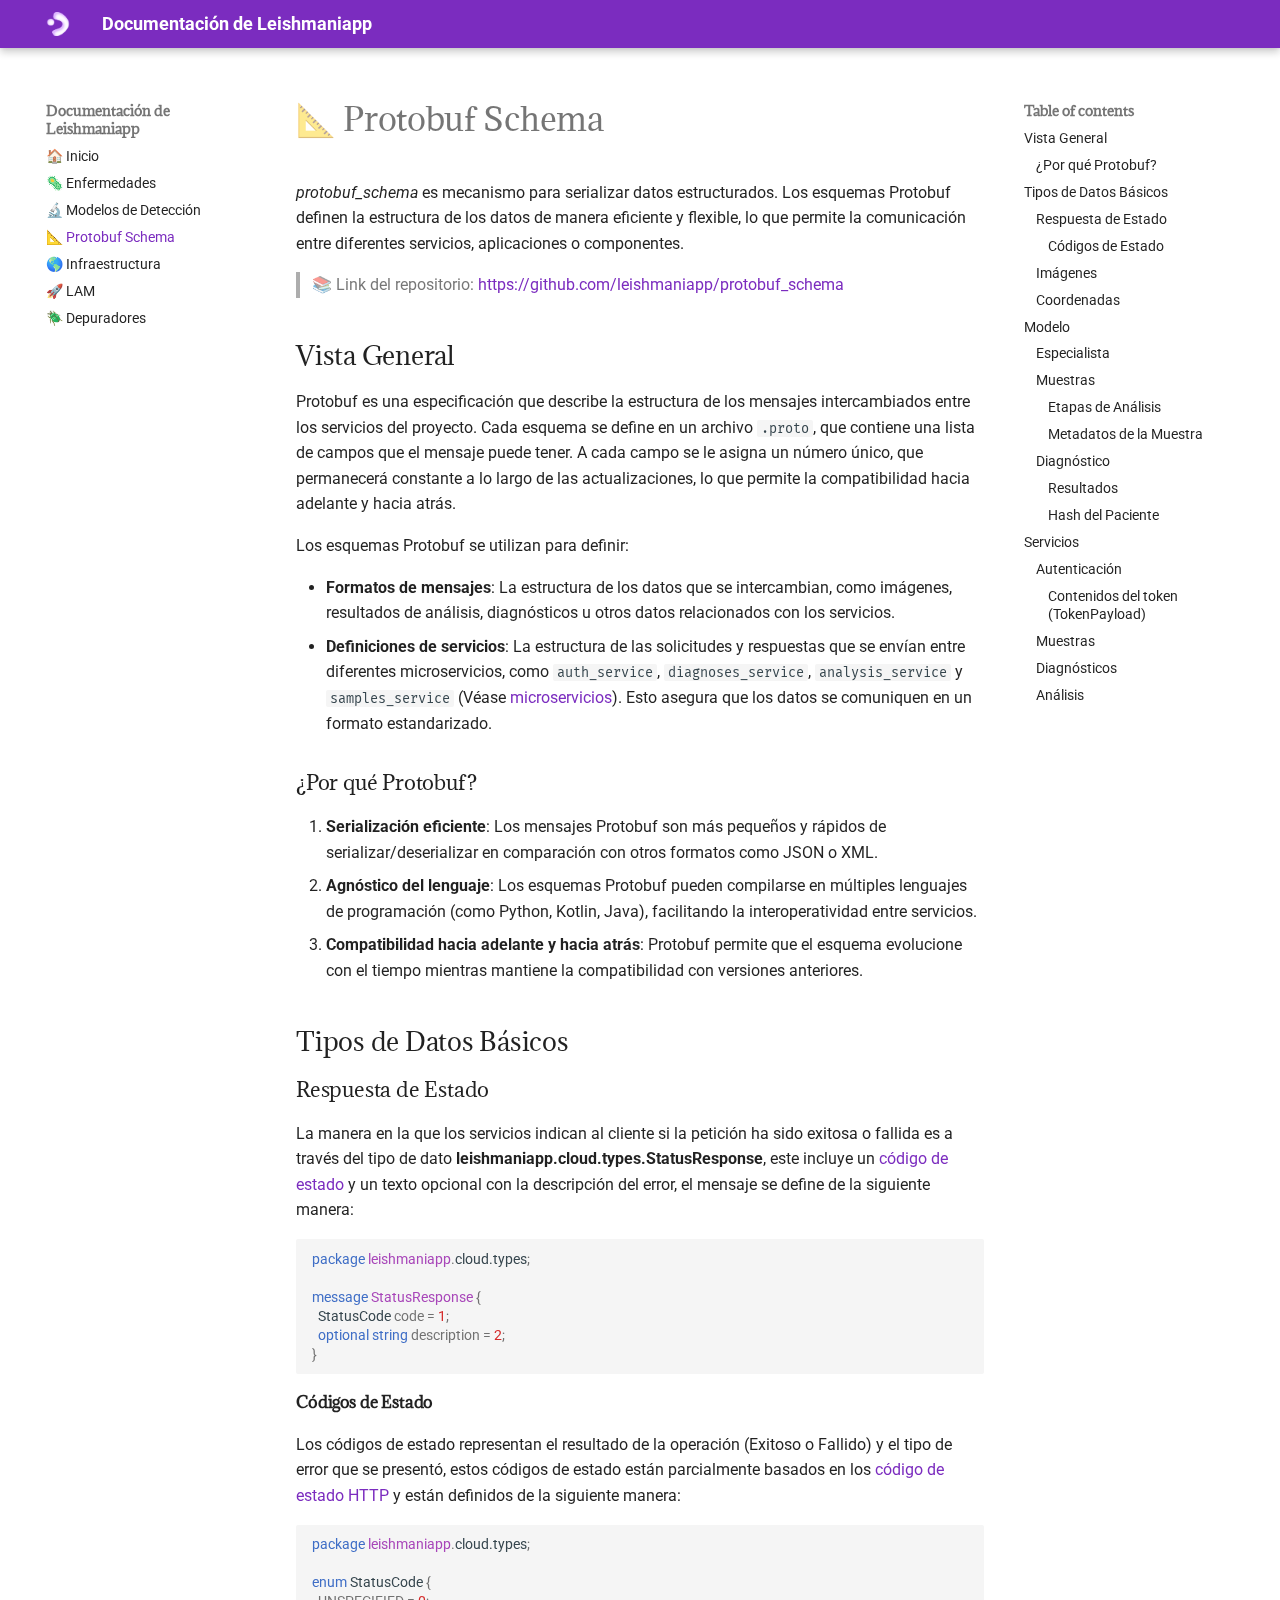
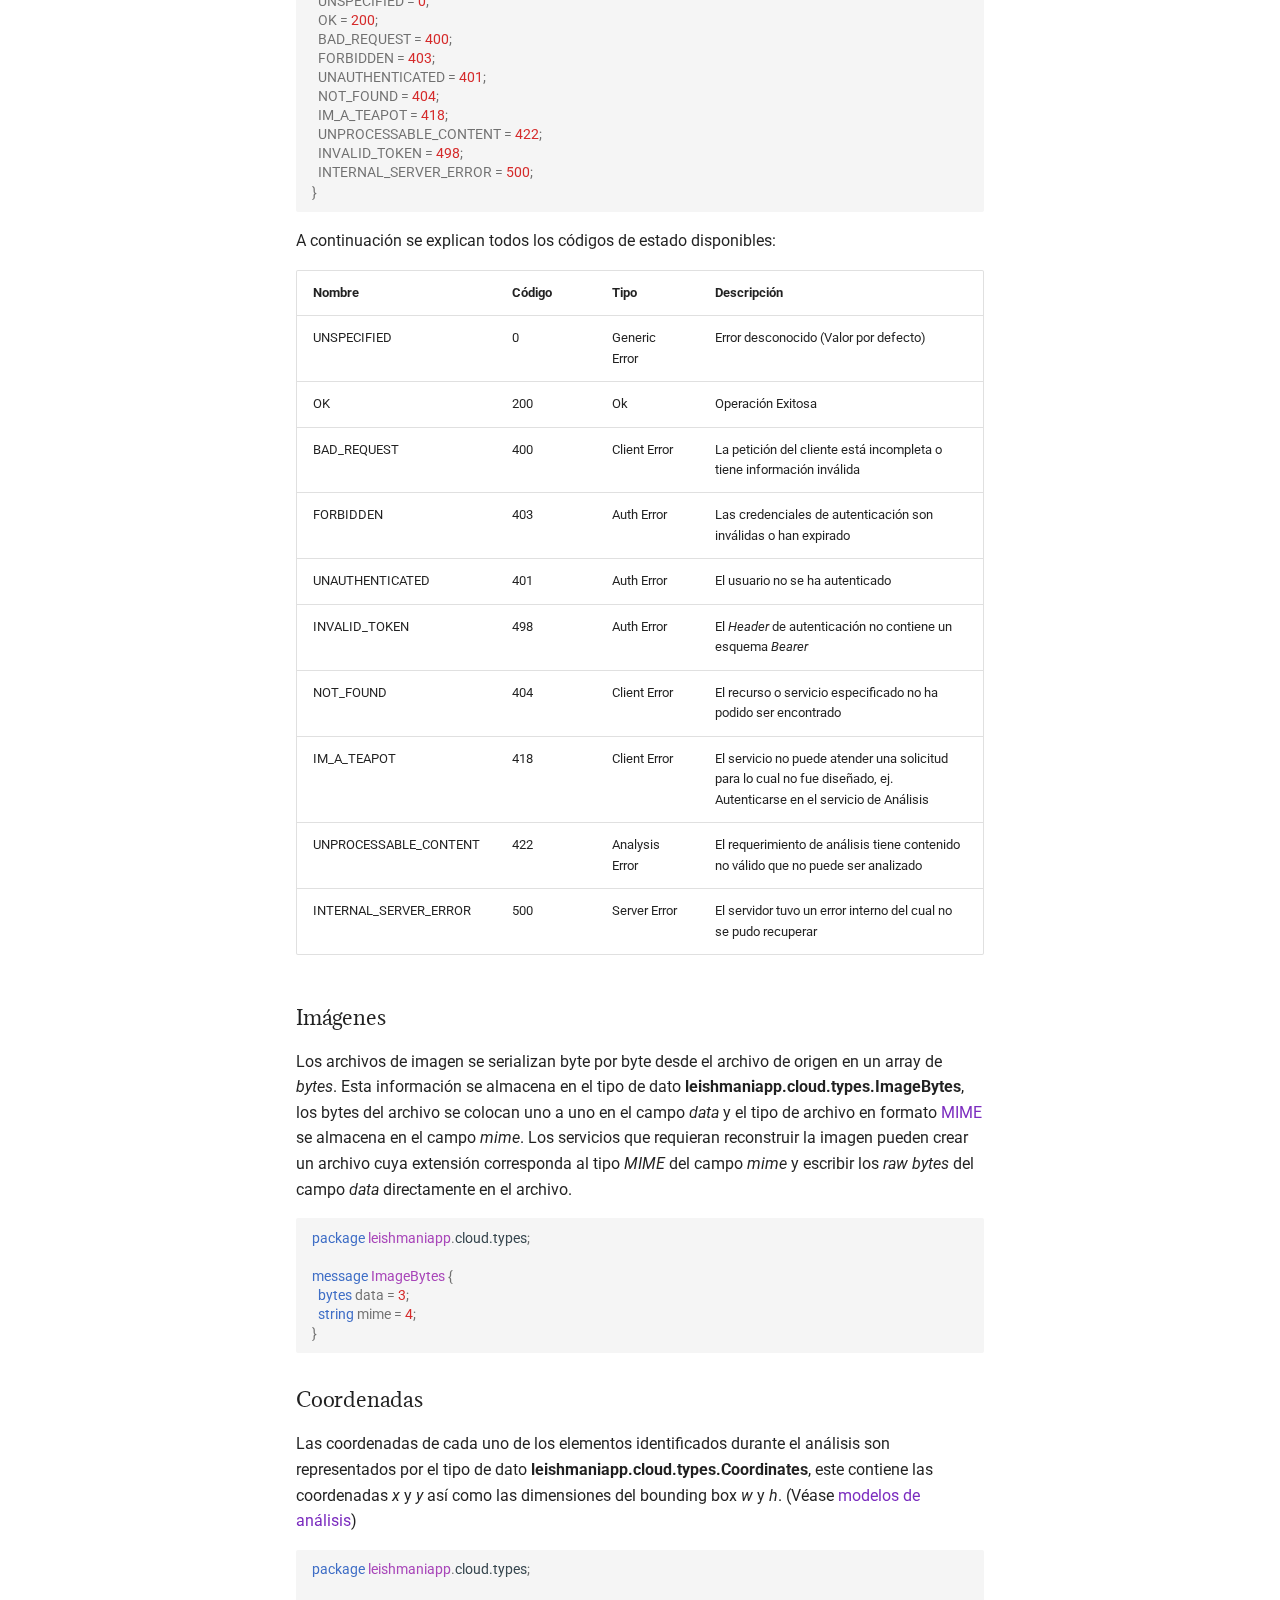
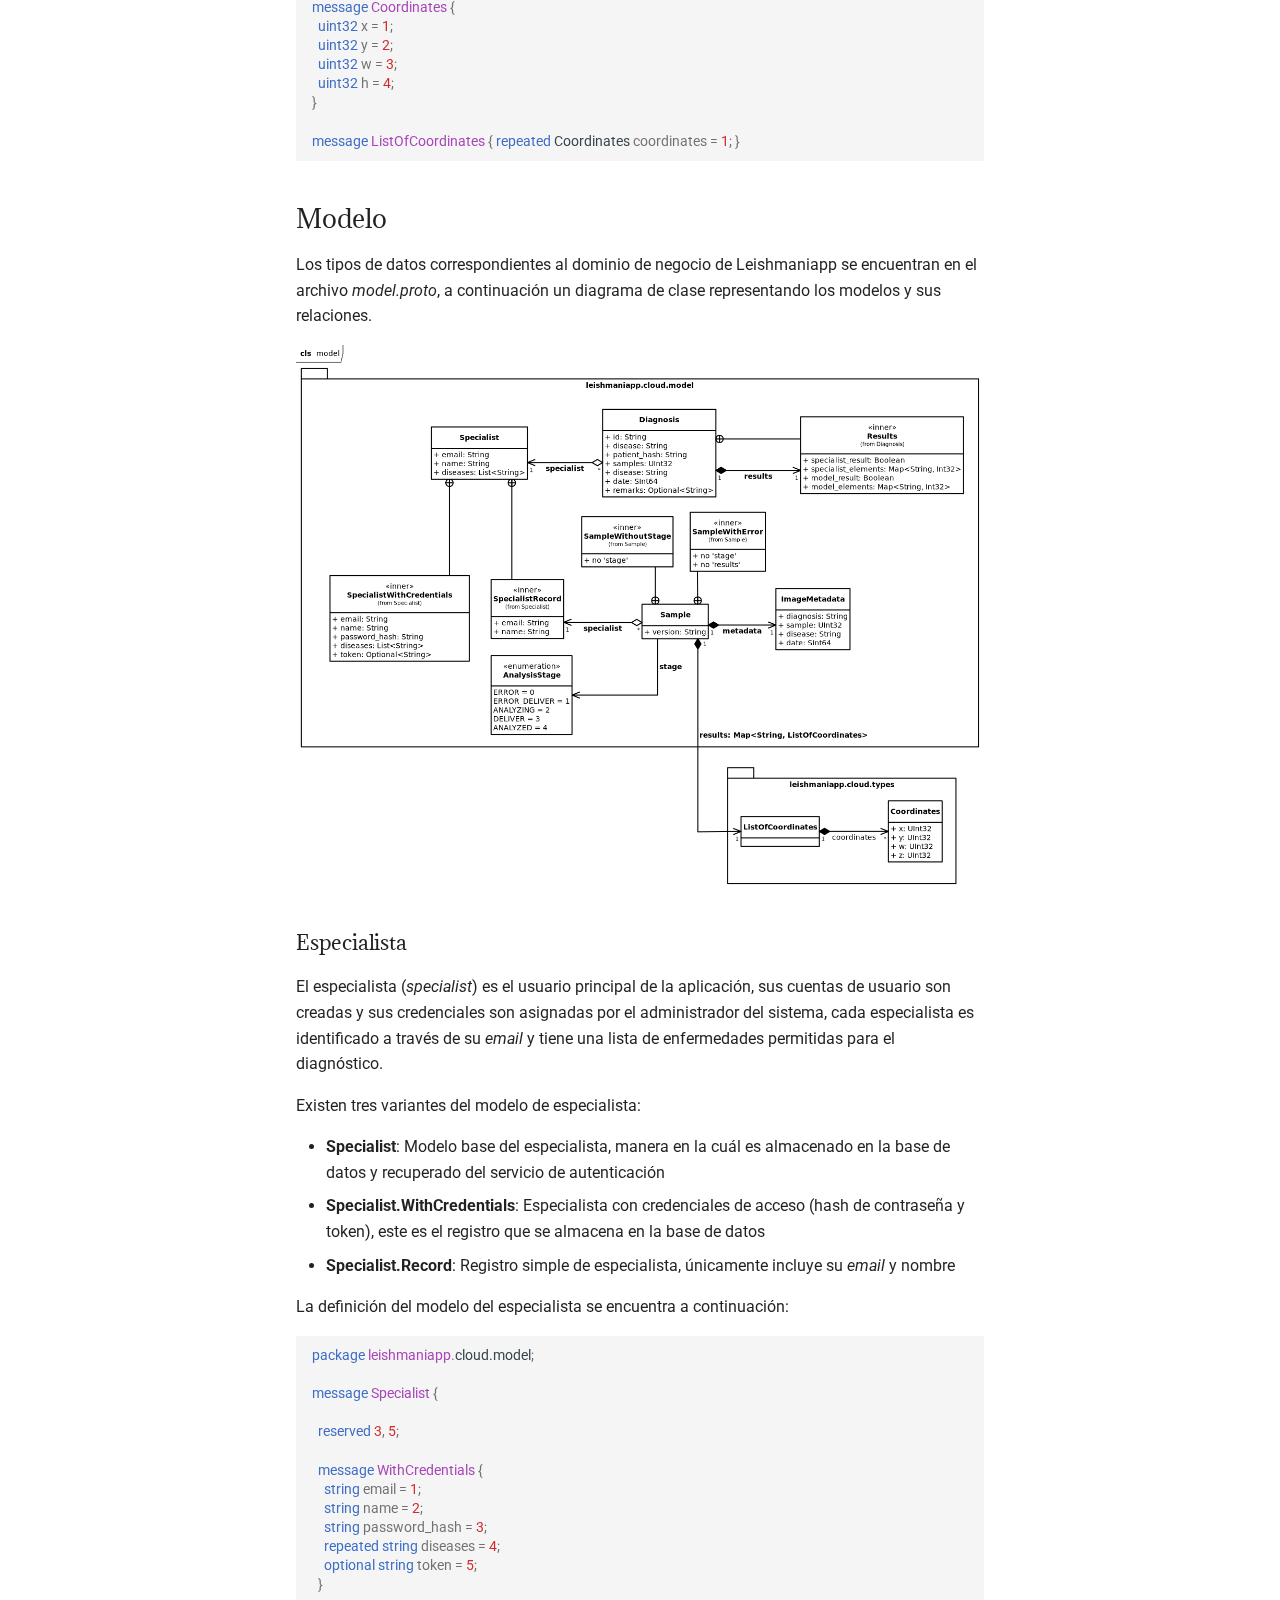
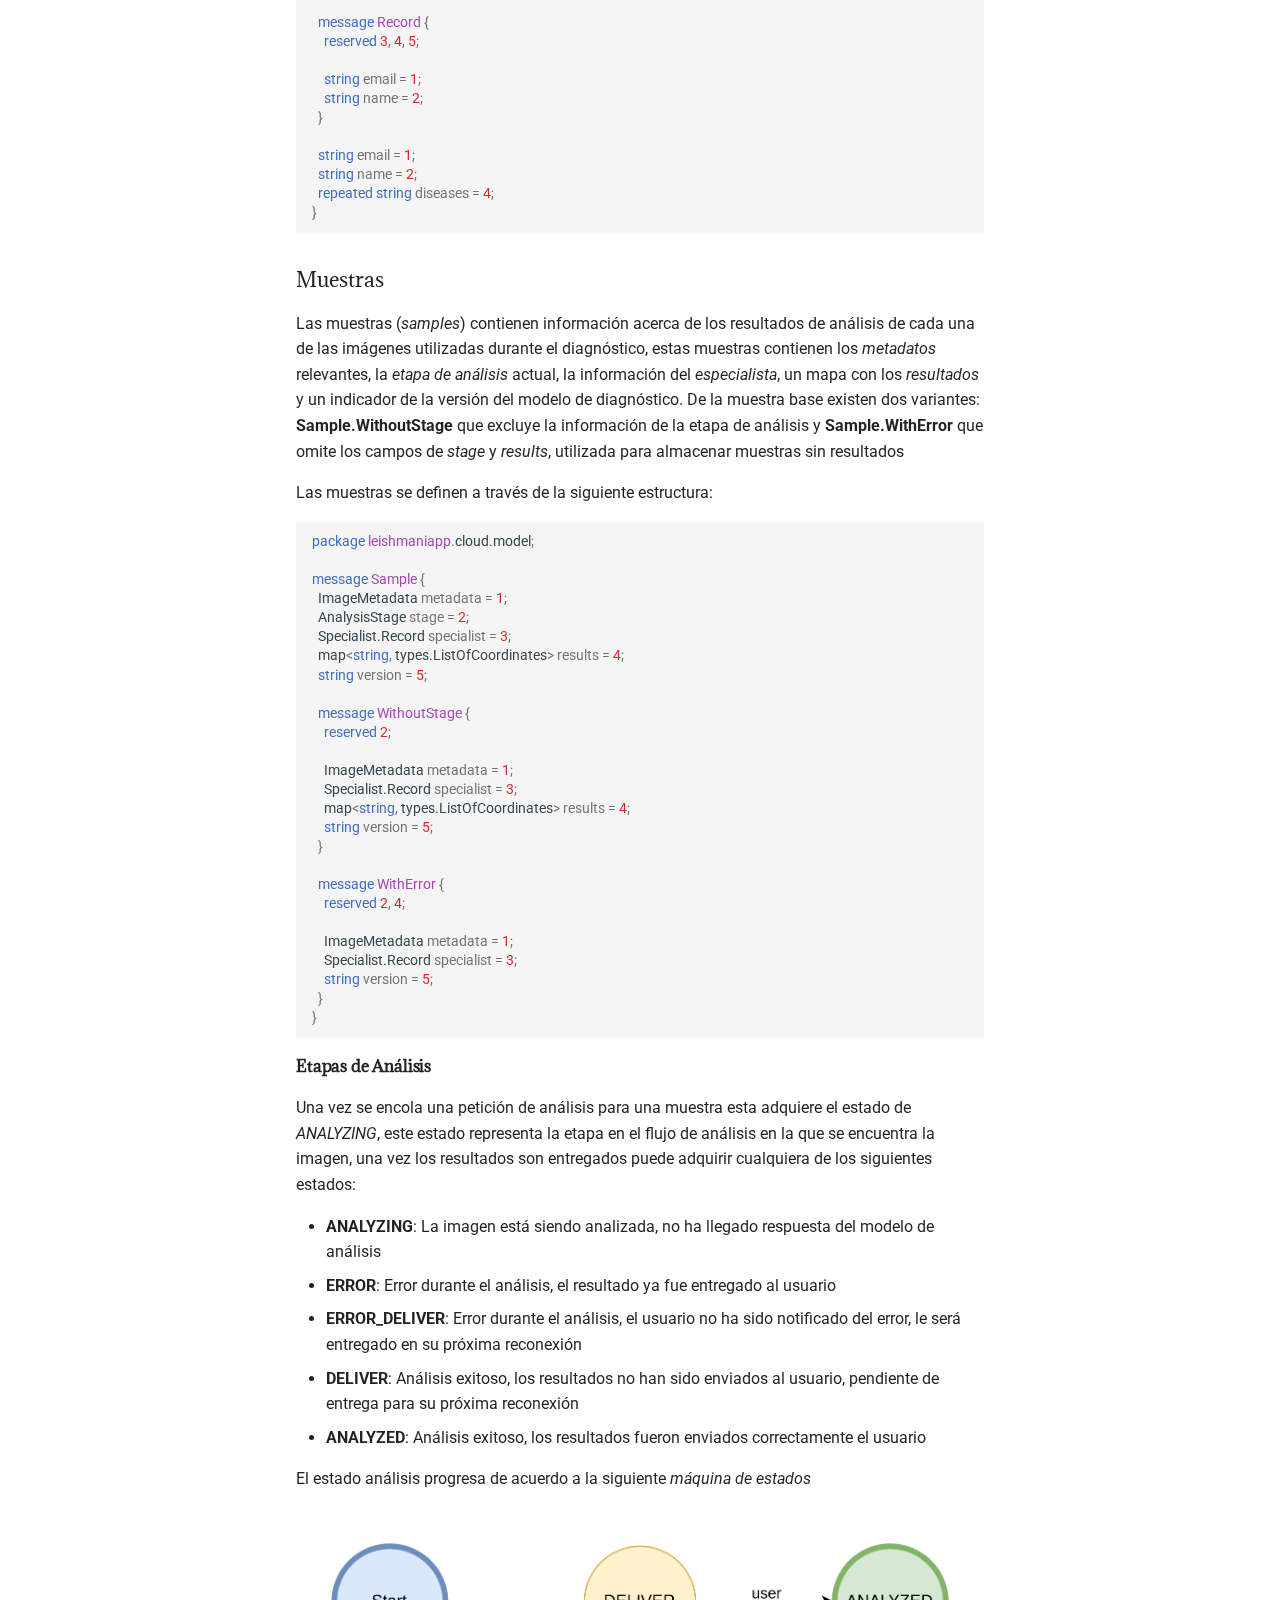
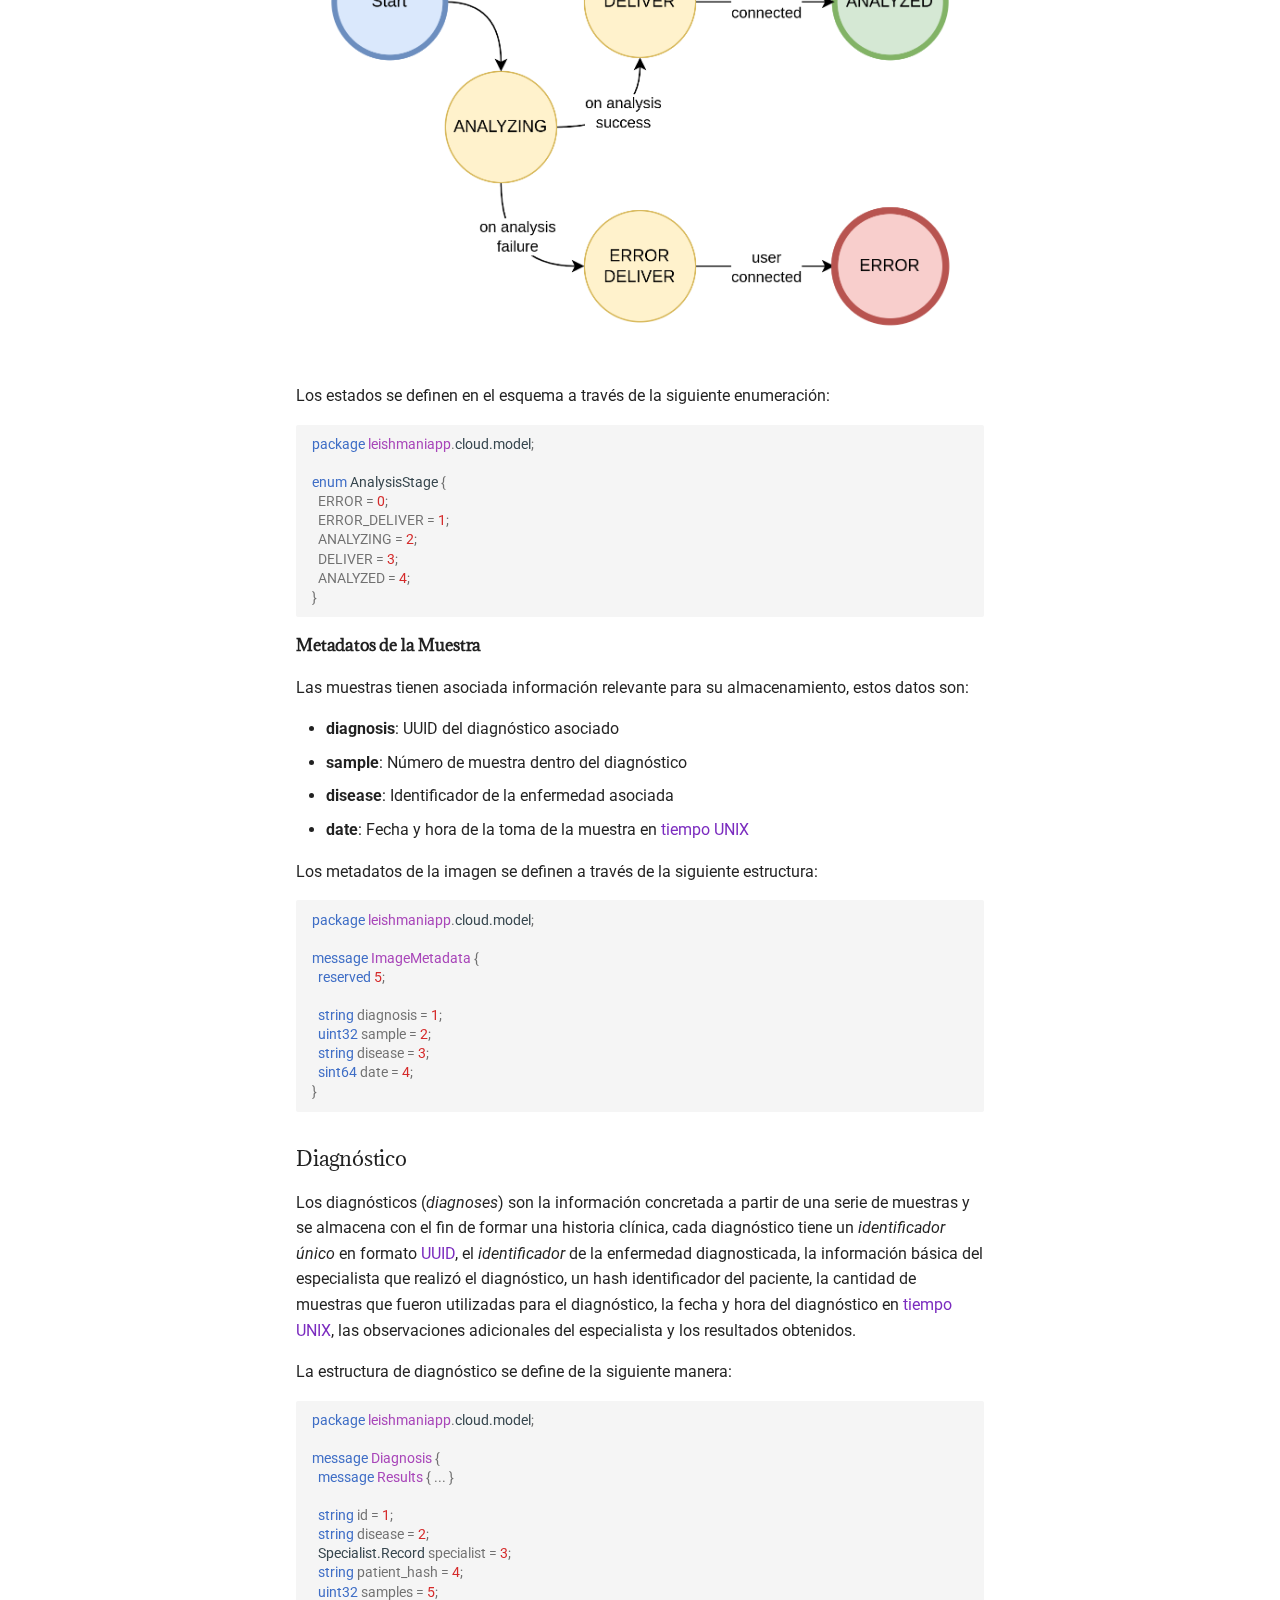
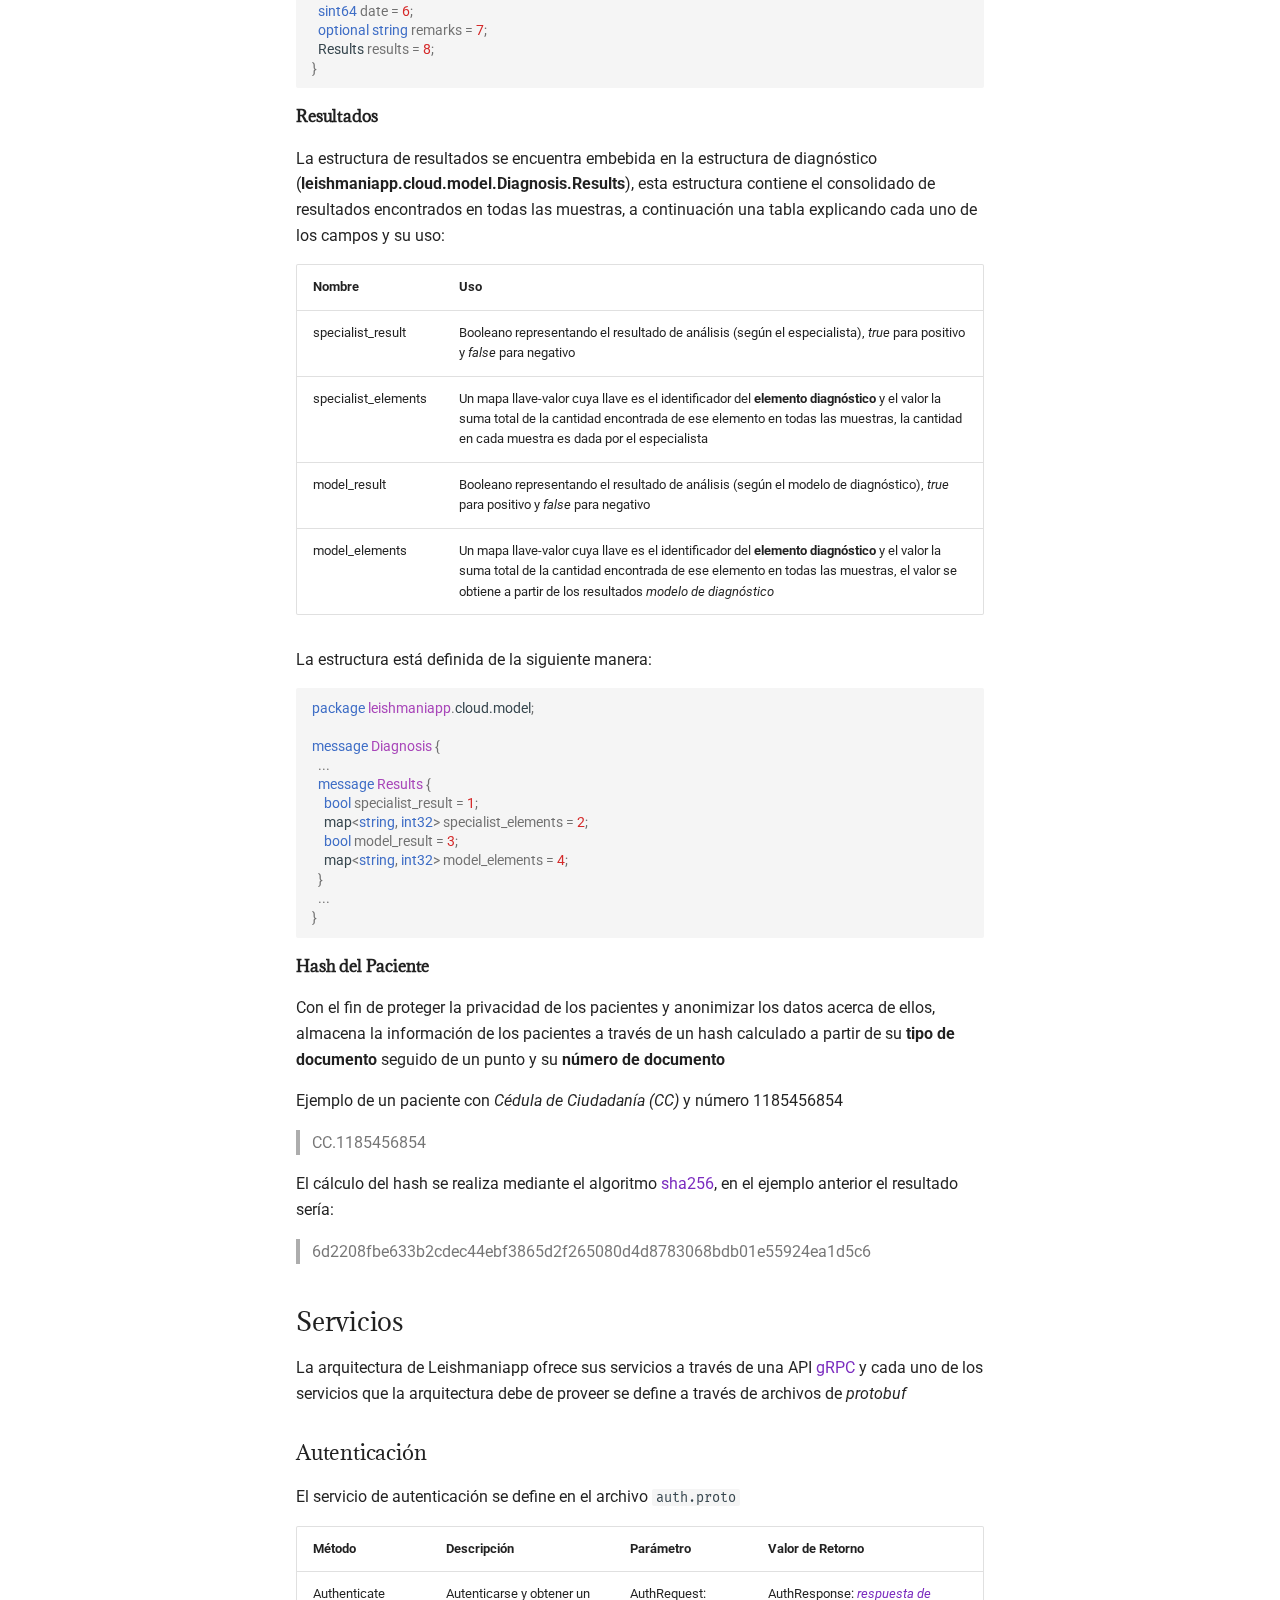
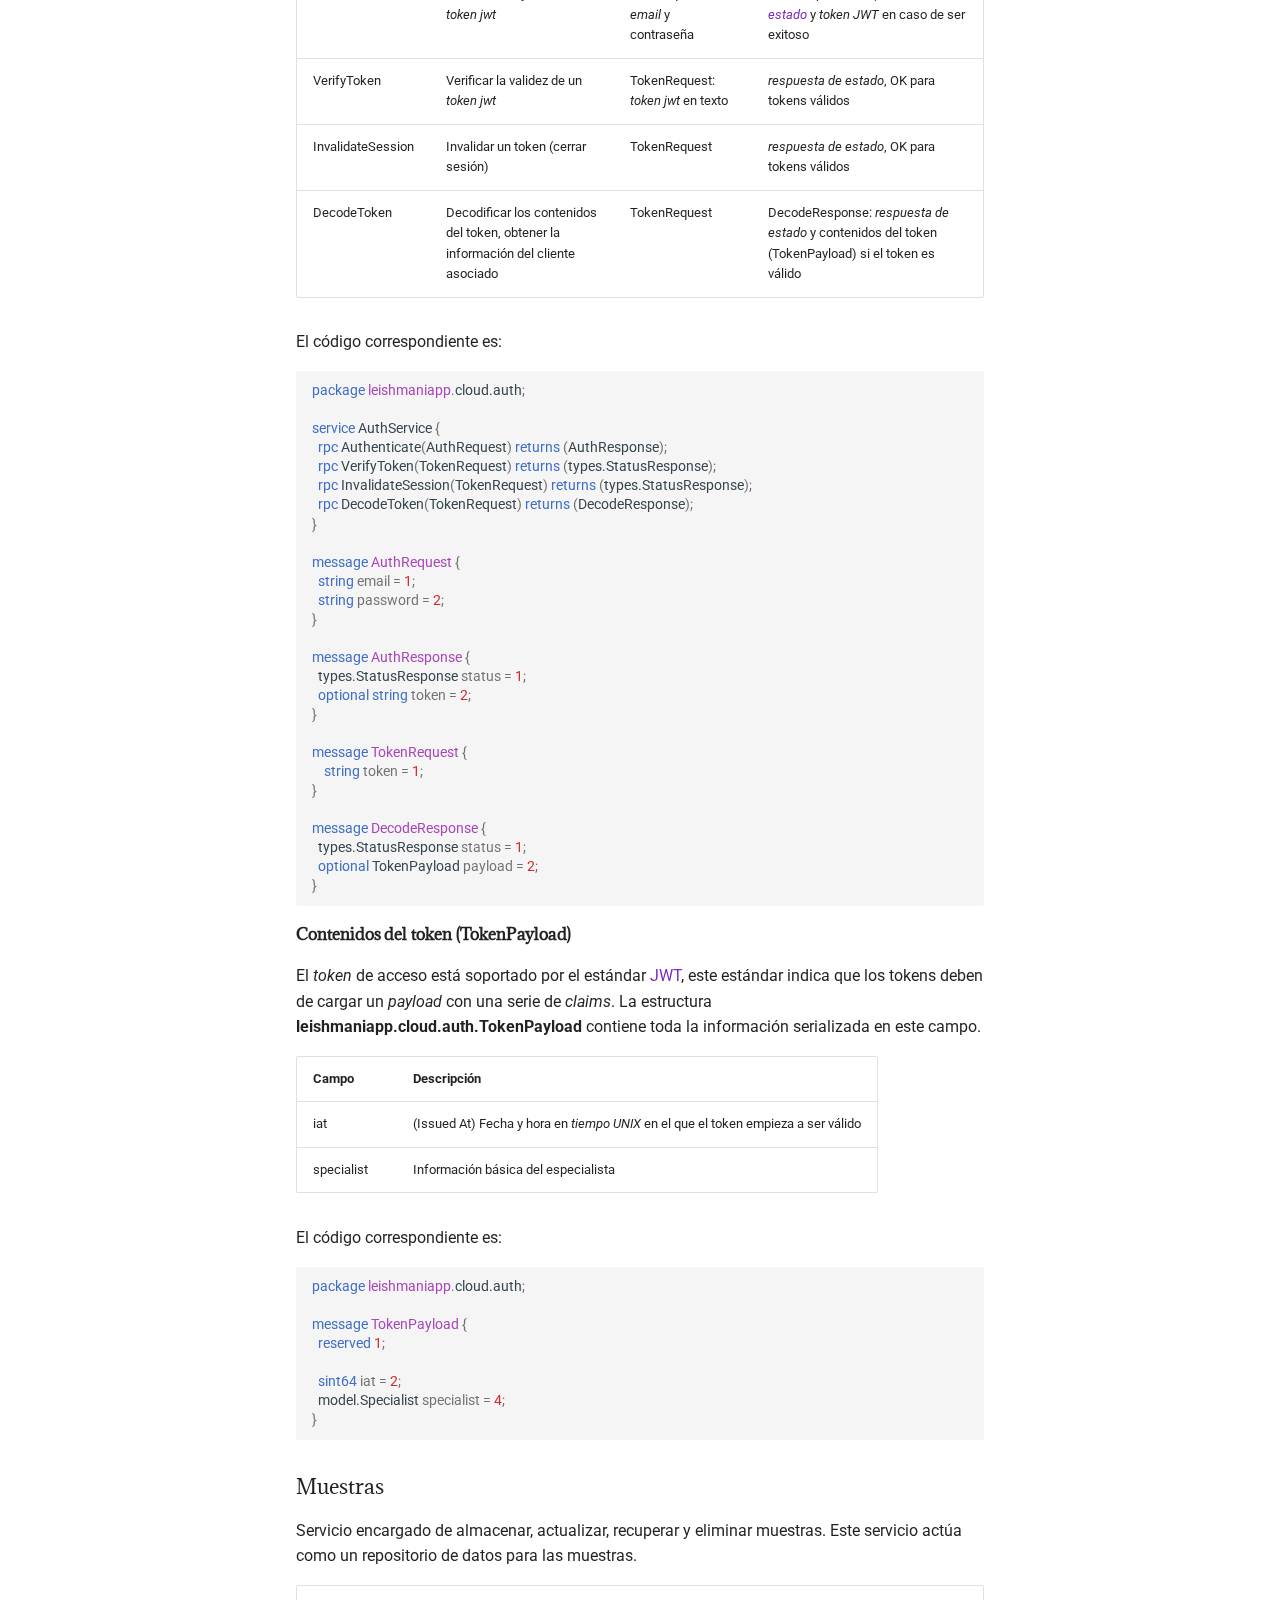
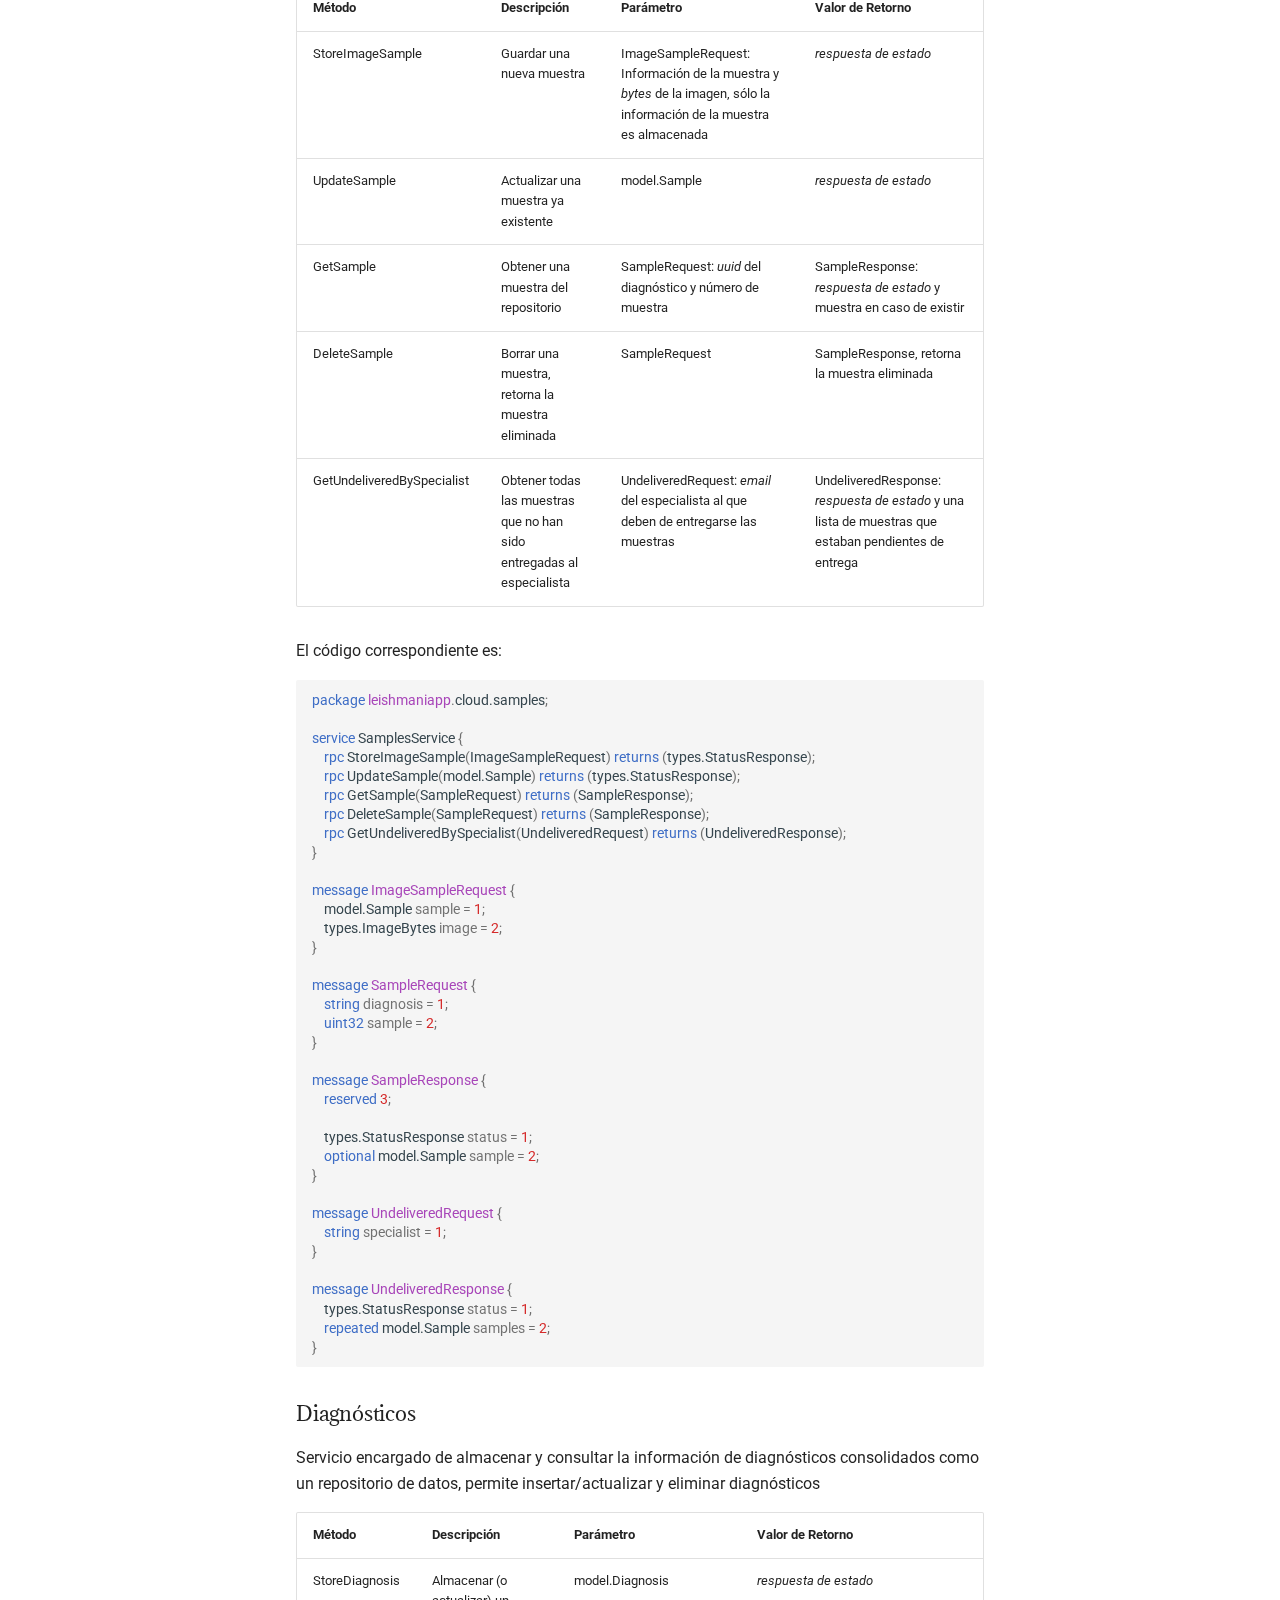
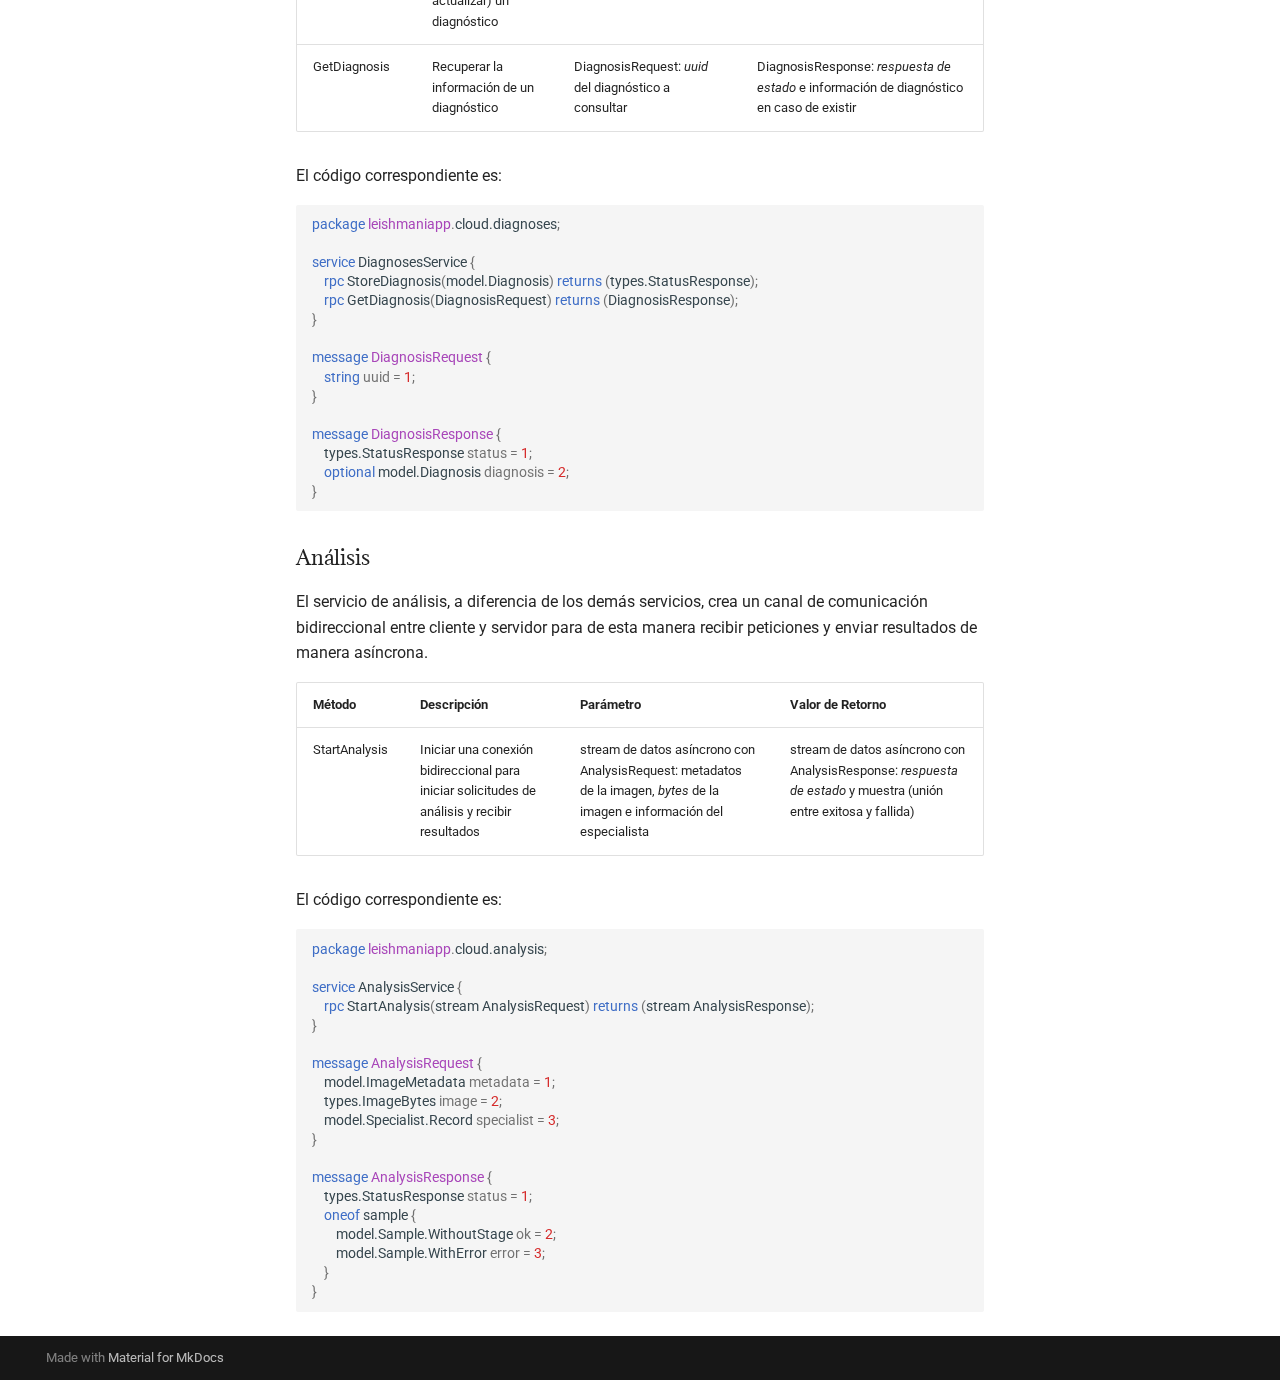
<file: schema/index.html>
<!doctype html>
<html lang="en" class="no-js">
  <head>
    
      <meta charset="utf-8">
      <meta name="viewport" content="width=device-width,initial-scale=1">
      
      
      
      
        <link rel="prev" href="../models/">
      
      
        <link rel="next" href="../cloud/">
      
      
      <link rel="icon" href="../assets/index/leishmaniapp_neumorphic_light.webp">
      <meta name="generator" content="mkdocs-1.6.0, mkdocs-material-9.5.34">
    
    
      
        <title>📐 Protobuf Schema - Documentación de Leishmaniapp</title>
      
    
    
      <link rel="stylesheet" href="../assets/stylesheets/main.35f28582.min.css">
      
        
        <link rel="stylesheet" href="../assets/stylesheets/palette.06af60db.min.css">
      
      


    
    
      
    
    
      
        
        
        <link rel="preconnect" href="https://fonts.gstatic.com" crossorigin>
        <link rel="stylesheet" href="https://fonts.googleapis.com/css?family=Roboto:300,300i,400,400i,700,700i%7CRoboto+Mono:400,400i,700,700i&display=fallback">
        <style>:root{--md-text-font:"Roboto";--md-code-font:"Roboto Mono"}</style>
      
    
    
      <link rel="stylesheet" href="../stylesheets/fonts.css">
    
      <link rel="stylesheet" href="../stylesheets/color.css">
    
      <link rel="stylesheet" href="../stylesheets/pdf.css">
    
    <script>__md_scope=new URL("..",location),__md_hash=e=>[...e].reduce(((e,_)=>(e<<5)-e+_.charCodeAt(0)),0),__md_get=(e,_=localStorage,t=__md_scope)=>JSON.parse(_.getItem(t.pathname+"."+e)),__md_set=(e,_,t=localStorage,a=__md_scope)=>{try{t.setItem(a.pathname+"."+e,JSON.stringify(_))}catch(e){}}</script>
    
      

    
    
    
   <link href="../assets/stylesheets/glightbox.min.css" rel="stylesheet"/><style>
    html.glightbox-open { overflow: initial; height: 100%; }
    .gslide-title { margin-top: 0px; user-select: text; }
    .gslide-desc { color: #666; user-select: text; }
    .gslide-image img { background: white; }
    .gscrollbar-fixer { padding-right: 15px; }
    .gdesc-inner { font-size: 0.75rem; }
    body[data-md-color-scheme="slate"] .gdesc-inner { background: var(--md-default-bg-color);}
    body[data-md-color-scheme="slate"] .gslide-title { color: var(--md-default-fg-color);}
    body[data-md-color-scheme="slate"] .gslide-desc { color: var(--md-default-fg-color);}</style> <script src="../assets/javascripts/glightbox.min.js"></script></head>
  
  
    
    
    
    
    
    <body dir="ltr" data-md-color-scheme="default" data-md-color-primary="custom" data-md-color-accent="indigo">
  
    
    <input class="md-toggle" data-md-toggle="drawer" type="checkbox" id="__drawer" autocomplete="off">
    <input class="md-toggle" data-md-toggle="search" type="checkbox" id="__search" autocomplete="off">
    <label class="md-overlay" for="__drawer"></label>
    <div data-md-component="skip">
      
        
        <a href="#protobuf-schema" class="md-skip">
          Skip to content
        </a>
      
    </div>
    <div data-md-component="announce">
      
    </div>
    
    
      

  

<header class="md-header md-header--shadow" data-md-component="header">
  <nav class="md-header__inner md-grid" aria-label="Header">
    <a href=".." title="Documentación de Leishmaniapp" class="md-header__button md-logo" aria-label="Documentación de Leishmaniapp" data-md-component="logo">
      
  <img src="../assets/index/leishmaniapp_neumorphic_light.webp" alt="logo">

    </a>
    <label class="md-header__button md-icon" for="__drawer">
      
      <svg xmlns="http://www.w3.org/2000/svg" viewBox="0 0 24 24"><path d="M3 6h18v2H3zm0 5h18v2H3zm0 5h18v2H3z"/></svg>
    </label>
    <div class="md-header__title" data-md-component="header-title">
      <div class="md-header__ellipsis">
        <div class="md-header__topic">
          <span class="md-ellipsis">
            Documentación de Leishmaniapp
          </span>
        </div>
        <div class="md-header__topic" data-md-component="header-topic">
          <span class="md-ellipsis">
            
              📐 Protobuf Schema
            
          </span>
        </div>
      </div>
    </div>
    
      
    
    
    
    
    
  </nav>
  
</header>
    
    <div class="md-container" data-md-component="container">
      
      
        
          
        
      
      <main class="md-main" data-md-component="main">
        <div class="md-main__inner md-grid">
          
            
              
              <div class="md-sidebar md-sidebar--primary" data-md-component="sidebar" data-md-type="navigation" >
                <div class="md-sidebar__scrollwrap">
                  <div class="md-sidebar__inner">
                    



<nav class="md-nav md-nav--primary" aria-label="Navigation" data-md-level="0">
  <label class="md-nav__title" for="__drawer">
    <a href=".." title="Documentación de Leishmaniapp" class="md-nav__button md-logo" aria-label="Documentación de Leishmaniapp" data-md-component="logo">
      
  <img src="../assets/index/leishmaniapp_neumorphic_light.webp" alt="logo">

    </a>
    Documentación de Leishmaniapp
  </label>
  
  <ul class="md-nav__list" data-md-scrollfix>
    
      
      
  
  
  
  
    <li class="md-nav__item">
      <a href=".." class="md-nav__link">
        
  
  <span class="md-ellipsis">
    🏠 Inicio
  </span>
  

      </a>
    </li>
  

    
      
      
  
  
  
  
    <li class="md-nav__item">
      <a href="../diseases/" class="md-nav__link">
        
  
  <span class="md-ellipsis">
    🦠 Enfermedades
  </span>
  

      </a>
    </li>
  

    
      
      
  
  
  
  
    <li class="md-nav__item">
      <a href="../models/" class="md-nav__link">
        
  
  <span class="md-ellipsis">
    🔬 Modelos de Detección
  </span>
  

      </a>
    </li>
  

    
      
      
  
  
    
  
  
  
    <li class="md-nav__item md-nav__item--active">
      
      <input class="md-nav__toggle md-toggle" type="checkbox" id="__toc">
      
      
        
      
      
        <label class="md-nav__link md-nav__link--active" for="__toc">
          
  
  <span class="md-ellipsis">
    📐 Protobuf Schema
  </span>
  

          <span class="md-nav__icon md-icon"></span>
        </label>
      
      <a href="./" class="md-nav__link md-nav__link--active">
        
  
  <span class="md-ellipsis">
    📐 Protobuf Schema
  </span>
  

      </a>
      
        

<nav class="md-nav md-nav--secondary" aria-label="Table of contents">
  
  
  
    
  
  
    <label class="md-nav__title" for="__toc">
      <span class="md-nav__icon md-icon"></span>
      Table of contents
    </label>
    <ul class="md-nav__list" data-md-component="toc" data-md-scrollfix>
      
        <li class="md-nav__item">
  <a href="#vista-general" class="md-nav__link">
    <span class="md-ellipsis">
      Vista General
    </span>
  </a>
  
    <nav class="md-nav" aria-label="Vista General">
      <ul class="md-nav__list">
        
          <li class="md-nav__item">
  <a href="#por-que-protobuf" class="md-nav__link">
    <span class="md-ellipsis">
      ¿Por qué Protobuf?
    </span>
  </a>
  
</li>
        
      </ul>
    </nav>
  
</li>
      
        <li class="md-nav__item">
  <a href="#tipos-de-datos-basicos" class="md-nav__link">
    <span class="md-ellipsis">
      Tipos de Datos Básicos
    </span>
  </a>
  
    <nav class="md-nav" aria-label="Tipos de Datos Básicos">
      <ul class="md-nav__list">
        
          <li class="md-nav__item">
  <a href="#respuesta-de-estado" class="md-nav__link">
    <span class="md-ellipsis">
      Respuesta de Estado
    </span>
  </a>
  
    <nav class="md-nav" aria-label="Respuesta de Estado">
      <ul class="md-nav__list">
        
          <li class="md-nav__item">
  <a href="#codigos-de-estado" class="md-nav__link">
    <span class="md-ellipsis">
      Códigos de Estado
    </span>
  </a>
  
</li>
        
      </ul>
    </nav>
  
</li>
        
          <li class="md-nav__item">
  <a href="#imagenes" class="md-nav__link">
    <span class="md-ellipsis">
      Imágenes
    </span>
  </a>
  
</li>
        
          <li class="md-nav__item">
  <a href="#coordenadas" class="md-nav__link">
    <span class="md-ellipsis">
      Coordenadas
    </span>
  </a>
  
</li>
        
      </ul>
    </nav>
  
</li>
      
        <li class="md-nav__item">
  <a href="#modelo" class="md-nav__link">
    <span class="md-ellipsis">
      Modelo
    </span>
  </a>
  
    <nav class="md-nav" aria-label="Modelo">
      <ul class="md-nav__list">
        
          <li class="md-nav__item">
  <a href="#especialista" class="md-nav__link">
    <span class="md-ellipsis">
      Especialista
    </span>
  </a>
  
</li>
        
          <li class="md-nav__item">
  <a href="#muestras" class="md-nav__link">
    <span class="md-ellipsis">
      Muestras
    </span>
  </a>
  
    <nav class="md-nav" aria-label="Muestras">
      <ul class="md-nav__list">
        
          <li class="md-nav__item">
  <a href="#etapas-de-analisis" class="md-nav__link">
    <span class="md-ellipsis">
      Etapas de Análisis
    </span>
  </a>
  
</li>
        
          <li class="md-nav__item">
  <a href="#metadatos-de-la-muestra" class="md-nav__link">
    <span class="md-ellipsis">
      Metadatos de la Muestra
    </span>
  </a>
  
</li>
        
      </ul>
    </nav>
  
</li>
        
          <li class="md-nav__item">
  <a href="#diagnostico" class="md-nav__link">
    <span class="md-ellipsis">
      Diagnóstico
    </span>
  </a>
  
    <nav class="md-nav" aria-label="Diagnóstico">
      <ul class="md-nav__list">
        
          <li class="md-nav__item">
  <a href="#resultados" class="md-nav__link">
    <span class="md-ellipsis">
      Resultados
    </span>
  </a>
  
</li>
        
          <li class="md-nav__item">
  <a href="#hash-del-paciente" class="md-nav__link">
    <span class="md-ellipsis">
      Hash del Paciente
    </span>
  </a>
  
</li>
        
      </ul>
    </nav>
  
</li>
        
      </ul>
    </nav>
  
</li>
      
        <li class="md-nav__item">
  <a href="#servicios" class="md-nav__link">
    <span class="md-ellipsis">
      Servicios
    </span>
  </a>
  
    <nav class="md-nav" aria-label="Servicios">
      <ul class="md-nav__list">
        
          <li class="md-nav__item">
  <a href="#autenticacion" class="md-nav__link">
    <span class="md-ellipsis">
      Autenticación
    </span>
  </a>
  
    <nav class="md-nav" aria-label="Autenticación">
      <ul class="md-nav__list">
        
          <li class="md-nav__item">
  <a href="#contenidos-del-token-tokenpayload" class="md-nav__link">
    <span class="md-ellipsis">
      Contenidos del token (TokenPayload)
    </span>
  </a>
  
</li>
        
      </ul>
    </nav>
  
</li>
        
          <li class="md-nav__item">
  <a href="#muestras_1" class="md-nav__link">
    <span class="md-ellipsis">
      Muestras
    </span>
  </a>
  
</li>
        
          <li class="md-nav__item">
  <a href="#diagnosticos" class="md-nav__link">
    <span class="md-ellipsis">
      Diagnósticos
    </span>
  </a>
  
</li>
        
          <li class="md-nav__item">
  <a href="#analisis" class="md-nav__link">
    <span class="md-ellipsis">
      Análisis
    </span>
  </a>
  
</li>
        
      </ul>
    </nav>
  
</li>
      
    </ul>
  
</nav>
      
    </li>
  

    
      
      
  
  
  
  
    <li class="md-nav__item">
      <a href="../cloud/" class="md-nav__link">
        
  
  <span class="md-ellipsis">
    🌎 Infraestructura
  </span>
  

      </a>
    </li>
  

    
      
      
  
  
  
  
    <li class="md-nav__item">
      <a href="../lam/" class="md-nav__link">
        
  
  <span class="md-ellipsis">
    🚀 LAM
  </span>
  

      </a>
    </li>
  

    
      
      
  
  
  
  
    <li class="md-nav__item">
      <a href="../debugger/" class="md-nav__link">
        
  
  <span class="md-ellipsis">
    🪲 Depuradores
  </span>
  

      </a>
    </li>
  

    
  </ul>
</nav>
                  </div>
                </div>
              </div>
            
            
              
              <div class="md-sidebar md-sidebar--secondary" data-md-component="sidebar" data-md-type="toc" >
                <div class="md-sidebar__scrollwrap">
                  <div class="md-sidebar__inner">
                    

<nav class="md-nav md-nav--secondary" aria-label="Table of contents">
  
  
  
    
  
  
    <label class="md-nav__title" for="__toc">
      <span class="md-nav__icon md-icon"></span>
      Table of contents
    </label>
    <ul class="md-nav__list" data-md-component="toc" data-md-scrollfix>
      
        <li class="md-nav__item">
  <a href="#vista-general" class="md-nav__link">
    <span class="md-ellipsis">
      Vista General
    </span>
  </a>
  
    <nav class="md-nav" aria-label="Vista General">
      <ul class="md-nav__list">
        
          <li class="md-nav__item">
  <a href="#por-que-protobuf" class="md-nav__link">
    <span class="md-ellipsis">
      ¿Por qué Protobuf?
    </span>
  </a>
  
</li>
        
      </ul>
    </nav>
  
</li>
      
        <li class="md-nav__item">
  <a href="#tipos-de-datos-basicos" class="md-nav__link">
    <span class="md-ellipsis">
      Tipos de Datos Básicos
    </span>
  </a>
  
    <nav class="md-nav" aria-label="Tipos de Datos Básicos">
      <ul class="md-nav__list">
        
          <li class="md-nav__item">
  <a href="#respuesta-de-estado" class="md-nav__link">
    <span class="md-ellipsis">
      Respuesta de Estado
    </span>
  </a>
  
    <nav class="md-nav" aria-label="Respuesta de Estado">
      <ul class="md-nav__list">
        
          <li class="md-nav__item">
  <a href="#codigos-de-estado" class="md-nav__link">
    <span class="md-ellipsis">
      Códigos de Estado
    </span>
  </a>
  
</li>
        
      </ul>
    </nav>
  
</li>
        
          <li class="md-nav__item">
  <a href="#imagenes" class="md-nav__link">
    <span class="md-ellipsis">
      Imágenes
    </span>
  </a>
  
</li>
        
          <li class="md-nav__item">
  <a href="#coordenadas" class="md-nav__link">
    <span class="md-ellipsis">
      Coordenadas
    </span>
  </a>
  
</li>
        
      </ul>
    </nav>
  
</li>
      
        <li class="md-nav__item">
  <a href="#modelo" class="md-nav__link">
    <span class="md-ellipsis">
      Modelo
    </span>
  </a>
  
    <nav class="md-nav" aria-label="Modelo">
      <ul class="md-nav__list">
        
          <li class="md-nav__item">
  <a href="#especialista" class="md-nav__link">
    <span class="md-ellipsis">
      Especialista
    </span>
  </a>
  
</li>
        
          <li class="md-nav__item">
  <a href="#muestras" class="md-nav__link">
    <span class="md-ellipsis">
      Muestras
    </span>
  </a>
  
    <nav class="md-nav" aria-label="Muestras">
      <ul class="md-nav__list">
        
          <li class="md-nav__item">
  <a href="#etapas-de-analisis" class="md-nav__link">
    <span class="md-ellipsis">
      Etapas de Análisis
    </span>
  </a>
  
</li>
        
          <li class="md-nav__item">
  <a href="#metadatos-de-la-muestra" class="md-nav__link">
    <span class="md-ellipsis">
      Metadatos de la Muestra
    </span>
  </a>
  
</li>
        
      </ul>
    </nav>
  
</li>
        
          <li class="md-nav__item">
  <a href="#diagnostico" class="md-nav__link">
    <span class="md-ellipsis">
      Diagnóstico
    </span>
  </a>
  
    <nav class="md-nav" aria-label="Diagnóstico">
      <ul class="md-nav__list">
        
          <li class="md-nav__item">
  <a href="#resultados" class="md-nav__link">
    <span class="md-ellipsis">
      Resultados
    </span>
  </a>
  
</li>
        
          <li class="md-nav__item">
  <a href="#hash-del-paciente" class="md-nav__link">
    <span class="md-ellipsis">
      Hash del Paciente
    </span>
  </a>
  
</li>
        
      </ul>
    </nav>
  
</li>
        
      </ul>
    </nav>
  
</li>
      
        <li class="md-nav__item">
  <a href="#servicios" class="md-nav__link">
    <span class="md-ellipsis">
      Servicios
    </span>
  </a>
  
    <nav class="md-nav" aria-label="Servicios">
      <ul class="md-nav__list">
        
          <li class="md-nav__item">
  <a href="#autenticacion" class="md-nav__link">
    <span class="md-ellipsis">
      Autenticación
    </span>
  </a>
  
    <nav class="md-nav" aria-label="Autenticación">
      <ul class="md-nav__list">
        
          <li class="md-nav__item">
  <a href="#contenidos-del-token-tokenpayload" class="md-nav__link">
    <span class="md-ellipsis">
      Contenidos del token (TokenPayload)
    </span>
  </a>
  
</li>
        
      </ul>
    </nav>
  
</li>
        
          <li class="md-nav__item">
  <a href="#muestras_1" class="md-nav__link">
    <span class="md-ellipsis">
      Muestras
    </span>
  </a>
  
</li>
        
          <li class="md-nav__item">
  <a href="#diagnosticos" class="md-nav__link">
    <span class="md-ellipsis">
      Diagnósticos
    </span>
  </a>
  
</li>
        
          <li class="md-nav__item">
  <a href="#analisis" class="md-nav__link">
    <span class="md-ellipsis">
      Análisis
    </span>
  </a>
  
</li>
        
      </ul>
    </nav>
  
</li>
      
    </ul>
  
</nav>
                  </div>
                </div>
              </div>
            
          
          
            <div class="md-content" data-md-component="content">
              <article class="md-content__inner md-typeset">
                
                  


<h1 id="protobuf-schema">📐 Protobuf Schema</h1>
<p><em>protobuf_schema</em> es mecanismo para serializar datos estructurados. Los esquemas Protobuf definen la estructura de los datos de manera eficiente y flexible, lo que permite la comunicación entre diferentes servicios, aplicaciones o componentes.</p>
<blockquote>
<p>📚 Link del repositorio: <a href="https://github.com/leishmaniapp/protobuf_schema">https://github.com/leishmaniapp/protobuf_schema</a></p>
</blockquote>
<h2 id="vista-general">Vista General</h2>
<p>Protobuf es una especificación que describe la estructura de los mensajes intercambiados entre los servicios del proyecto. Cada esquema se define en un archivo <code>.proto</code>, que contiene una lista de campos que el mensaje puede tener. A cada campo se le asigna un número único, que permanecerá constante a lo largo de las actualizaciones, lo que permite la compatibilidad hacia adelante y hacia atrás.</p>
<p>Los esquemas Protobuf se utilizan para definir:</p>
<ul>
<li><strong>Formatos de mensajes</strong>: La estructura de los datos que se intercambian, como imágenes, resultados de análisis, diagnósticos u otros datos relacionados con los servicios.</li>
<li><strong>Definiciones de servicios</strong>: La estructura de las solicitudes y respuestas que se envían entre diferentes microservicios, como <code>auth_service</code>, <code>diagnoses_service</code>, <code>analysis_service</code> y <code>samples_service</code> (Véase <a href="../cloud/#microservicios">microservicios</a>). Esto asegura que los datos se comuniquen en un formato estandarizado.</li>
</ul>
<h3 id="por-que-protobuf">¿Por qué Protobuf?</h3>
<ol>
<li><strong>Serialización eficiente</strong>: Los mensajes Protobuf son más pequeños y rápidos de serializar/deserializar en comparación con otros formatos como JSON o XML.</li>
<li><strong>Agnóstico del lenguaje</strong>: Los esquemas Protobuf pueden compilarse en múltiples lenguajes de programación (como Python, Kotlin, Java), facilitando la interoperatividad entre servicios.</li>
<li><strong>Compatibilidad hacia adelante y hacia atrás</strong>: Protobuf permite que el esquema evolucione con el tiempo mientras mantiene la compatibilidad con versiones anteriores.</li>
</ol>
<h2 id="tipos-de-datos-basicos">Tipos de Datos Básicos</h2>
<h3 id="respuesta-de-estado">Respuesta de Estado</h3>
<p>La manera en la que los servicios indican al cliente si la petición ha sido exitosa o fallida es a través del tipo de dato <strong>leishmaniapp.cloud.types.StatusResponse</strong>, este incluye un <a href="#codigos-de-estado">código de estado</a> y un texto opcional con la descripción del error, el mensaje se define de la siguiente manera:</p>
<div class="language-proto highlight"><pre><span></span><code><span id="__span-0-1"><a id="__codelineno-0-1" name="__codelineno-0-1" href="#__codelineno-0-1"></a><span class="kn">package</span><span class="w"> </span><span class="nn">leishmaniapp</span><span class="o">.</span><span class="n">cloud.types</span><span class="p">;</span>
</span><span id="__span-0-2"><a id="__codelineno-0-2" name="__codelineno-0-2" href="#__codelineno-0-2"></a>
</span><span id="__span-0-3"><a id="__codelineno-0-3" name="__codelineno-0-3" href="#__codelineno-0-3"></a><span class="kd">message</span><span class="w"> </span><span class="nc">StatusResponse</span><span class="w"> </span><span class="p">{</span>
</span><span id="__span-0-4"><a id="__codelineno-0-4" name="__codelineno-0-4" href="#__codelineno-0-4"></a><span class="w">  </span><span class="n">StatusCode</span><span class="w"> </span><span class="na">code</span><span class="w"> </span><span class="o">=</span><span class="w"> </span><span class="mi">1</span><span class="p">;</span>
</span><span id="__span-0-5"><a id="__codelineno-0-5" name="__codelineno-0-5" href="#__codelineno-0-5"></a><span class="w">  </span><span class="k">optional</span><span class="w"> </span><span class="kt">string</span><span class="w"> </span><span class="na">description</span><span class="w"> </span><span class="o">=</span><span class="w"> </span><span class="mi">2</span><span class="p">;</span>
</span><span id="__span-0-6"><a id="__codelineno-0-6" name="__codelineno-0-6" href="#__codelineno-0-6"></a><span class="p">}</span>
</span></code></pre></div>
<h4 id="codigos-de-estado">Códigos de Estado</h4>
<p>Los códigos de estado representan el resultado de la operación (Exitoso o Fallido) y el tipo de error que se presentó, estos códigos de estado están parcialmente basados en los <a href="https://developer.mozilla.org/es/docs/Web/HTTP/Status">código de estado HTTP</a> y están definidos de la siguiente manera:</p>
<div class="language-proto highlight"><pre><span></span><code><span id="__span-1-1"><a id="__codelineno-1-1" name="__codelineno-1-1" href="#__codelineno-1-1"></a><span class="kn">package</span><span class="w"> </span><span class="nn">leishmaniapp</span><span class="o">.</span><span class="n">cloud.types</span><span class="p">;</span>
</span><span id="__span-1-2"><a id="__codelineno-1-2" name="__codelineno-1-2" href="#__codelineno-1-2"></a>
</span><span id="__span-1-3"><a id="__codelineno-1-3" name="__codelineno-1-3" href="#__codelineno-1-3"></a><span class="kd">enum</span><span class="w"> </span><span class="n">StatusCode</span><span class="w"> </span><span class="p">{</span>
</span><span id="__span-1-4"><a id="__codelineno-1-4" name="__codelineno-1-4" href="#__codelineno-1-4"></a><span class="w">  </span><span class="na">UNSPECIFIED</span><span class="w"> </span><span class="o">=</span><span class="w"> </span><span class="mi">0</span><span class="p">;</span>
</span><span id="__span-1-5"><a id="__codelineno-1-5" name="__codelineno-1-5" href="#__codelineno-1-5"></a><span class="w">  </span><span class="na">OK</span><span class="w"> </span><span class="o">=</span><span class="w"> </span><span class="mi">200</span><span class="p">;</span>
</span><span id="__span-1-6"><a id="__codelineno-1-6" name="__codelineno-1-6" href="#__codelineno-1-6"></a><span class="w">  </span><span class="na">BAD_REQUEST</span><span class="w"> </span><span class="o">=</span><span class="w"> </span><span class="mi">400</span><span class="p">;</span>
</span><span id="__span-1-7"><a id="__codelineno-1-7" name="__codelineno-1-7" href="#__codelineno-1-7"></a><span class="w">  </span><span class="na">FORBIDDEN</span><span class="w"> </span><span class="o">=</span><span class="w"> </span><span class="mi">403</span><span class="p">;</span>
</span><span id="__span-1-8"><a id="__codelineno-1-8" name="__codelineno-1-8" href="#__codelineno-1-8"></a><span class="w">  </span><span class="na">UNAUTHENTICATED</span><span class="w"> </span><span class="o">=</span><span class="w"> </span><span class="mi">401</span><span class="p">;</span>
</span><span id="__span-1-9"><a id="__codelineno-1-9" name="__codelineno-1-9" href="#__codelineno-1-9"></a><span class="w">  </span><span class="na">NOT_FOUND</span><span class="w"> </span><span class="o">=</span><span class="w"> </span><span class="mi">404</span><span class="p">;</span>
</span><span id="__span-1-10"><a id="__codelineno-1-10" name="__codelineno-1-10" href="#__codelineno-1-10"></a><span class="w">  </span><span class="na">IM_A_TEAPOT</span><span class="w"> </span><span class="o">=</span><span class="w"> </span><span class="mi">418</span><span class="p">;</span>
</span><span id="__span-1-11"><a id="__codelineno-1-11" name="__codelineno-1-11" href="#__codelineno-1-11"></a><span class="w">  </span><span class="na">UNPROCESSABLE_CONTENT</span><span class="w"> </span><span class="o">=</span><span class="w"> </span><span class="mi">422</span><span class="p">;</span>
</span><span id="__span-1-12"><a id="__codelineno-1-12" name="__codelineno-1-12" href="#__codelineno-1-12"></a><span class="w">  </span><span class="na">INVALID_TOKEN</span><span class="w"> </span><span class="o">=</span><span class="w"> </span><span class="mi">498</span><span class="p">;</span>
</span><span id="__span-1-13"><a id="__codelineno-1-13" name="__codelineno-1-13" href="#__codelineno-1-13"></a><span class="w">  </span><span class="na">INTERNAL_SERVER_ERROR</span><span class="w"> </span><span class="o">=</span><span class="w"> </span><span class="mi">500</span><span class="p">;</span>
</span><span id="__span-1-14"><a id="__codelineno-1-14" name="__codelineno-1-14" href="#__codelineno-1-14"></a><span class="p">}</span>
</span></code></pre></div>
<p>A continuación se explican todos los códigos de estado disponibles:</p>
<table>
<thead>
<tr>
<th>Nombre</th>
<th>Código</th>
<th>Tipo</th>
<th>Descripción</th>
</tr>
</thead>
<tbody>
<tr>
<td>UNSPECIFIED</td>
<td>0</td>
<td>Generic Error</td>
<td>Error desconocido (Valor por defecto)</td>
</tr>
<tr>
<td>OK</td>
<td>200</td>
<td>Ok</td>
<td>Operación Exitosa</td>
</tr>
<tr>
<td>BAD_REQUEST</td>
<td>400</td>
<td>Client Error</td>
<td>La petición del cliente está incompleta o tiene información inválida</td>
</tr>
<tr>
<td>FORBIDDEN</td>
<td>403</td>
<td>Auth Error</td>
<td>Las credenciales de autenticación son inválidas o han expirado</td>
</tr>
<tr>
<td>UNAUTHENTICATED</td>
<td>401</td>
<td>Auth Error</td>
<td>El usuario no se ha autenticado</td>
</tr>
<tr>
<td>INVALID_TOKEN</td>
<td>498</td>
<td>Auth Error</td>
<td>El <em>Header</em> de autenticación no contiene un esquema <em>Bearer</em></td>
</tr>
<tr>
<td>NOT_FOUND</td>
<td>404</td>
<td>Client Error</td>
<td>El recurso o servicio especificado no ha podido ser encontrado</td>
</tr>
<tr>
<td>IM_A_TEAPOT</td>
<td>418</td>
<td>Client Error</td>
<td>El servicio no puede atender una solicitud para lo cual no fue diseñado, ej. Autenticarse en el servicio de Análisis</td>
</tr>
<tr>
<td>UNPROCESSABLE_CONTENT</td>
<td>422</td>
<td>Analysis Error</td>
<td>El requerimiento de análisis tiene contenido no válido que no puede ser analizado</td>
</tr>
<tr>
<td>INTERNAL_SERVER_ERROR</td>
<td>500</td>
<td>Server Error</td>
<td>El servidor tuvo un error interno del cual no se pudo recuperar</td>
</tr>
</tbody>
</table>
<h3 id="imagenes">Imágenes</h3>
<p>Los archivos de imagen se serializan byte por byte desde el archivo de origen en un array de <em>bytes</em>. Esta información se almacena en el tipo de dato <strong>leishmaniapp.cloud.types.ImageBytes</strong>, los bytes del archivo se colocan uno a uno en el campo <em>data</em> y el tipo de archivo en formato <a href="https://developer.mozilla.org/en-US/docs/Web/HTTP/Basics_of_HTTP/MIME_types">MIME</a> se almacena en el campo <em>mime</em>. Los servicios que requieran reconstruir la imagen pueden crear un archivo cuya extensión corresponda al tipo <em>MIME</em> del campo <em>mime</em> y escribir los <em>raw bytes</em> del campo <em>data</em> directamente en el archivo.</p>
<div class="language-proto highlight"><pre><span></span><code><span id="__span-2-1"><a id="__codelineno-2-1" name="__codelineno-2-1" href="#__codelineno-2-1"></a><span class="kn">package</span><span class="w"> </span><span class="nn">leishmaniapp</span><span class="o">.</span><span class="n">cloud.types</span><span class="p">;</span>
</span><span id="__span-2-2"><a id="__codelineno-2-2" name="__codelineno-2-2" href="#__codelineno-2-2"></a>
</span><span id="__span-2-3"><a id="__codelineno-2-3" name="__codelineno-2-3" href="#__codelineno-2-3"></a><span class="kd">message</span><span class="w"> </span><span class="nc">ImageBytes</span><span class="w"> </span><span class="p">{</span>
</span><span id="__span-2-4"><a id="__codelineno-2-4" name="__codelineno-2-4" href="#__codelineno-2-4"></a><span class="w">  </span><span class="kt">bytes</span><span class="w"> </span><span class="na">data</span><span class="w"> </span><span class="o">=</span><span class="w"> </span><span class="mi">3</span><span class="p">;</span>
</span><span id="__span-2-5"><a id="__codelineno-2-5" name="__codelineno-2-5" href="#__codelineno-2-5"></a><span class="w">  </span><span class="kt">string</span><span class="w"> </span><span class="na">mime</span><span class="w"> </span><span class="o">=</span><span class="w"> </span><span class="mi">4</span><span class="p">;</span>
</span><span id="__span-2-6"><a id="__codelineno-2-6" name="__codelineno-2-6" href="#__codelineno-2-6"></a><span class="p">}</span>
</span></code></pre></div>
<h3 id="coordenadas">Coordenadas</h3>
<p>Las coordenadas de cada uno de los elementos identificados durante el análisis son representados por el tipo de dato <strong>leishmaniapp.cloud.types.Coordinates</strong>, este contiene las coordenadas <em>x</em> y <em>y</em> así como las dimensiones del bounding box <em>w</em> y <em>h</em>. (Véase <a href="../models/">modelos de análisis</a>)</p>
<div class="language-proto highlight"><pre><span></span><code><span id="__span-3-1"><a id="__codelineno-3-1" name="__codelineno-3-1" href="#__codelineno-3-1"></a><span class="kn">package</span><span class="w"> </span><span class="nn">leishmaniapp</span><span class="o">.</span><span class="n">cloud.types</span><span class="p">;</span>
</span><span id="__span-3-2"><a id="__codelineno-3-2" name="__codelineno-3-2" href="#__codelineno-3-2"></a>
</span><span id="__span-3-3"><a id="__codelineno-3-3" name="__codelineno-3-3" href="#__codelineno-3-3"></a><span class="kd">message</span><span class="w"> </span><span class="nc">Coordinates</span><span class="w"> </span><span class="p">{</span>
</span><span id="__span-3-4"><a id="__codelineno-3-4" name="__codelineno-3-4" href="#__codelineno-3-4"></a><span class="w">  </span><span class="kt">uint32</span><span class="w"> </span><span class="na">x</span><span class="w"> </span><span class="o">=</span><span class="w"> </span><span class="mi">1</span><span class="p">;</span>
</span><span id="__span-3-5"><a id="__codelineno-3-5" name="__codelineno-3-5" href="#__codelineno-3-5"></a><span class="w">  </span><span class="kt">uint32</span><span class="w"> </span><span class="na">y</span><span class="w"> </span><span class="o">=</span><span class="w"> </span><span class="mi">2</span><span class="p">;</span>
</span><span id="__span-3-6"><a id="__codelineno-3-6" name="__codelineno-3-6" href="#__codelineno-3-6"></a><span class="w">  </span><span class="kt">uint32</span><span class="w"> </span><span class="na">w</span><span class="w"> </span><span class="o">=</span><span class="w"> </span><span class="mi">3</span><span class="p">;</span>
</span><span id="__span-3-7"><a id="__codelineno-3-7" name="__codelineno-3-7" href="#__codelineno-3-7"></a><span class="w">  </span><span class="kt">uint32</span><span class="w"> </span><span class="na">h</span><span class="w"> </span><span class="o">=</span><span class="w"> </span><span class="mi">4</span><span class="p">;</span>
</span><span id="__span-3-8"><a id="__codelineno-3-8" name="__codelineno-3-8" href="#__codelineno-3-8"></a><span class="p">}</span>
</span><span id="__span-3-9"><a id="__codelineno-3-9" name="__codelineno-3-9" href="#__codelineno-3-9"></a>
</span><span id="__span-3-10"><a id="__codelineno-3-10" name="__codelineno-3-10" href="#__codelineno-3-10"></a><span class="kd">message</span><span class="w"> </span><span class="nc">ListOfCoordinates</span><span class="w"> </span><span class="p">{</span><span class="w"> </span><span class="k">repeated</span><span class="w"> </span><span class="n">Coordinates</span><span class="w"> </span><span class="na">coordinates</span><span class="w"> </span><span class="o">=</span><span class="w"> </span><span class="mi">1</span><span class="p">;</span><span class="w"> </span><span class="p">}</span>
</span></code></pre></div>
<h2 id="modelo">Modelo</h2>
<p>Los tipos de datos correspondientes al dominio de negocio de Leishmaniapp se encuentran en el archivo <em>model.proto</em>, a continuación un diagrama de clase representando los modelos y sus relaciones.</p>
<p><a class="glightbox" href="../assets/schema/model.png" data-type="image" data-width="auto" data-height="auto" data-desc-position="bottom"><img alt="Diagrama de clases de los modelos de Leishmaniapp" src="../assets/schema/model.png" /></a></p>
<h3 id="especialista">Especialista</h3>
<p>El especialista (<em>specialist</em>) es el usuario principal de la aplicación, sus cuentas de usuario son creadas y sus credenciales son asignadas por el administrador del sistema, cada especialista es identificado a través de su <em>email</em> y tiene una lista de enfermedades permitidas para el diagnóstico.</p>
<p>Existen tres variantes del modelo de especialista:</p>
<ul>
<li><strong>Specialist</strong>: Modelo base del especialista, manera en la cuál es almacenado en la base de datos y recuperado del servicio de autenticación</li>
<li><strong>Specialist.WithCredentials</strong>: Especialista con credenciales de acceso (hash de contraseña y token), este es el registro que se almacena en la base de datos</li>
<li><strong>Specialist.Record</strong>: Registro simple de especialista, únicamente incluye su <em>email</em> y nombre</li>
</ul>
<p>La definición del modelo del especialista se encuentra a continuación:</p>
<div class="language-proto highlight"><pre><span></span><code><span id="__span-4-1"><a id="__codelineno-4-1" name="__codelineno-4-1" href="#__codelineno-4-1"></a><span class="kn">package</span><span class="w"> </span><span class="nn">leishmaniapp</span><span class="o">.</span><span class="n">cloud.model</span><span class="p">;</span>
</span><span id="__span-4-2"><a id="__codelineno-4-2" name="__codelineno-4-2" href="#__codelineno-4-2"></a>
</span><span id="__span-4-3"><a id="__codelineno-4-3" name="__codelineno-4-3" href="#__codelineno-4-3"></a><span class="kd">message</span><span class="w"> </span><span class="nc">Specialist</span><span class="w"> </span><span class="p">{</span>
</span><span id="__span-4-4"><a id="__codelineno-4-4" name="__codelineno-4-4" href="#__codelineno-4-4"></a>
</span><span id="__span-4-5"><a id="__codelineno-4-5" name="__codelineno-4-5" href="#__codelineno-4-5"></a><span class="w">  </span><span class="k">reserved</span><span class="w"> </span><span class="mi">3</span><span class="p">,</span><span class="w"> </span><span class="mi">5</span><span class="p">;</span>
</span><span id="__span-4-6"><a id="__codelineno-4-6" name="__codelineno-4-6" href="#__codelineno-4-6"></a>
</span><span id="__span-4-7"><a id="__codelineno-4-7" name="__codelineno-4-7" href="#__codelineno-4-7"></a><span class="w">  </span><span class="kd">message</span><span class="w"> </span><span class="nc">WithCredentials</span><span class="w"> </span><span class="p">{</span>
</span><span id="__span-4-8"><a id="__codelineno-4-8" name="__codelineno-4-8" href="#__codelineno-4-8"></a><span class="w">    </span><span class="kt">string</span><span class="w"> </span><span class="na">email</span><span class="w"> </span><span class="o">=</span><span class="w"> </span><span class="mi">1</span><span class="p">;</span>
</span><span id="__span-4-9"><a id="__codelineno-4-9" name="__codelineno-4-9" href="#__codelineno-4-9"></a><span class="w">    </span><span class="kt">string</span><span class="w"> </span><span class="na">name</span><span class="w"> </span><span class="o">=</span><span class="w"> </span><span class="mi">2</span><span class="p">;</span>
</span><span id="__span-4-10"><a id="__codelineno-4-10" name="__codelineno-4-10" href="#__codelineno-4-10"></a><span class="w">    </span><span class="kt">string</span><span class="w"> </span><span class="na">password_hash</span><span class="w"> </span><span class="o">=</span><span class="w"> </span><span class="mi">3</span><span class="p">;</span>
</span><span id="__span-4-11"><a id="__codelineno-4-11" name="__codelineno-4-11" href="#__codelineno-4-11"></a><span class="w">    </span><span class="k">repeated</span><span class="w"> </span><span class="kt">string</span><span class="w"> </span><span class="na">diseases</span><span class="w"> </span><span class="o">=</span><span class="w"> </span><span class="mi">4</span><span class="p">;</span>
</span><span id="__span-4-12"><a id="__codelineno-4-12" name="__codelineno-4-12" href="#__codelineno-4-12"></a><span class="w">    </span><span class="k">optional</span><span class="w"> </span><span class="kt">string</span><span class="w"> </span><span class="na">token</span><span class="w"> </span><span class="o">=</span><span class="w"> </span><span class="mi">5</span><span class="p">;</span>
</span><span id="__span-4-13"><a id="__codelineno-4-13" name="__codelineno-4-13" href="#__codelineno-4-13"></a><span class="w">  </span><span class="p">}</span>
</span><span id="__span-4-14"><a id="__codelineno-4-14" name="__codelineno-4-14" href="#__codelineno-4-14"></a>
</span><span id="__span-4-15"><a id="__codelineno-4-15" name="__codelineno-4-15" href="#__codelineno-4-15"></a><span class="w">  </span><span class="kd">message</span><span class="w"> </span><span class="nc">Record</span><span class="w"> </span><span class="p">{</span>
</span><span id="__span-4-16"><a id="__codelineno-4-16" name="__codelineno-4-16" href="#__codelineno-4-16"></a><span class="w">    </span><span class="k">reserved</span><span class="w"> </span><span class="mi">3</span><span class="p">,</span><span class="w"> </span><span class="mi">4</span><span class="p">,</span><span class="w"> </span><span class="mi">5</span><span class="p">;</span>
</span><span id="__span-4-17"><a id="__codelineno-4-17" name="__codelineno-4-17" href="#__codelineno-4-17"></a>
</span><span id="__span-4-18"><a id="__codelineno-4-18" name="__codelineno-4-18" href="#__codelineno-4-18"></a><span class="w">    </span><span class="kt">string</span><span class="w"> </span><span class="na">email</span><span class="w"> </span><span class="o">=</span><span class="w"> </span><span class="mi">1</span><span class="p">;</span>
</span><span id="__span-4-19"><a id="__codelineno-4-19" name="__codelineno-4-19" href="#__codelineno-4-19"></a><span class="w">    </span><span class="kt">string</span><span class="w"> </span><span class="na">name</span><span class="w"> </span><span class="o">=</span><span class="w"> </span><span class="mi">2</span><span class="p">;</span>
</span><span id="__span-4-20"><a id="__codelineno-4-20" name="__codelineno-4-20" href="#__codelineno-4-20"></a><span class="w">  </span><span class="p">}</span>
</span><span id="__span-4-21"><a id="__codelineno-4-21" name="__codelineno-4-21" href="#__codelineno-4-21"></a>
</span><span id="__span-4-22"><a id="__codelineno-4-22" name="__codelineno-4-22" href="#__codelineno-4-22"></a><span class="w">  </span><span class="kt">string</span><span class="w"> </span><span class="na">email</span><span class="w"> </span><span class="o">=</span><span class="w"> </span><span class="mi">1</span><span class="p">;</span>
</span><span id="__span-4-23"><a id="__codelineno-4-23" name="__codelineno-4-23" href="#__codelineno-4-23"></a><span class="w">  </span><span class="kt">string</span><span class="w"> </span><span class="na">name</span><span class="w"> </span><span class="o">=</span><span class="w"> </span><span class="mi">2</span><span class="p">;</span>
</span><span id="__span-4-24"><a id="__codelineno-4-24" name="__codelineno-4-24" href="#__codelineno-4-24"></a><span class="w">  </span><span class="k">repeated</span><span class="w"> </span><span class="kt">string</span><span class="w"> </span><span class="na">diseases</span><span class="w"> </span><span class="o">=</span><span class="w"> </span><span class="mi">4</span><span class="p">;</span>
</span><span id="__span-4-25"><a id="__codelineno-4-25" name="__codelineno-4-25" href="#__codelineno-4-25"></a><span class="p">}</span>
</span></code></pre></div>
<h3 id="muestras">Muestras</h3>
<p>Las muestras (<em>samples</em>) contienen información acerca de los resultados de análisis de cada una de las imágenes utilizadas durante el diagnóstico, estas muestras contienen los <em>metadatos</em> relevantes, la <em>etapa de análisis</em> actual, la información del <em>especialista</em>, un mapa con los <em>resultados</em> y un indicador de la versión del modelo de diagnóstico. De la muestra base existen dos variantes: <strong>Sample.WithoutStage</strong> que excluye la información de la etapa de análisis y <strong>Sample.WithError</strong> que omite los campos de <em>stage</em> y <em>results</em>, utilizada para almacenar muestras sin resultados</p>
<p>Las muestras se definen a través de la siguiente estructura:</p>
<div class="language-proto highlight"><pre><span></span><code><span id="__span-5-1"><a id="__codelineno-5-1" name="__codelineno-5-1" href="#__codelineno-5-1"></a><span class="kn">package</span><span class="w"> </span><span class="nn">leishmaniapp</span><span class="o">.</span><span class="n">cloud.model</span><span class="p">;</span>
</span><span id="__span-5-2"><a id="__codelineno-5-2" name="__codelineno-5-2" href="#__codelineno-5-2"></a>
</span><span id="__span-5-3"><a id="__codelineno-5-3" name="__codelineno-5-3" href="#__codelineno-5-3"></a><span class="kd">message</span><span class="w"> </span><span class="nc">Sample</span><span class="w"> </span><span class="p">{</span>
</span><span id="__span-5-4"><a id="__codelineno-5-4" name="__codelineno-5-4" href="#__codelineno-5-4"></a><span class="w">  </span><span class="n">ImageMetadata</span><span class="w"> </span><span class="na">metadata</span><span class="w"> </span><span class="o">=</span><span class="w"> </span><span class="mi">1</span><span class="p">;</span>
</span><span id="__span-5-5"><a id="__codelineno-5-5" name="__codelineno-5-5" href="#__codelineno-5-5"></a><span class="w">  </span><span class="n">AnalysisStage</span><span class="w"> </span><span class="na">stage</span><span class="w"> </span><span class="o">=</span><span class="w"> </span><span class="mi">2</span><span class="p">;</span>
</span><span id="__span-5-6"><a id="__codelineno-5-6" name="__codelineno-5-6" href="#__codelineno-5-6"></a><span class="w">  </span><span class="n">Specialist.Record</span><span class="w"> </span><span class="na">specialist</span><span class="w"> </span><span class="o">=</span><span class="w"> </span><span class="mi">3</span><span class="p">;</span>
</span><span id="__span-5-7"><a id="__codelineno-5-7" name="__codelineno-5-7" href="#__codelineno-5-7"></a><span class="w">  </span><span class="n">map</span><span class="p">&lt;</span><span class="kt">string</span><span class="p">,</span><span class="w"> </span><span class="n">types.ListOfCoordinates</span><span class="p">&gt;</span><span class="w"> </span><span class="na">results</span><span class="w"> </span><span class="o">=</span><span class="w"> </span><span class="mi">4</span><span class="p">;</span>
</span><span id="__span-5-8"><a id="__codelineno-5-8" name="__codelineno-5-8" href="#__codelineno-5-8"></a><span class="w">  </span><span class="kt">string</span><span class="w"> </span><span class="na">version</span><span class="w"> </span><span class="o">=</span><span class="w"> </span><span class="mi">5</span><span class="p">;</span>
</span><span id="__span-5-9"><a id="__codelineno-5-9" name="__codelineno-5-9" href="#__codelineno-5-9"></a>
</span><span id="__span-5-10"><a id="__codelineno-5-10" name="__codelineno-5-10" href="#__codelineno-5-10"></a><span class="w">  </span><span class="kd">message</span><span class="w"> </span><span class="nc">WithoutStage</span><span class="w"> </span><span class="p">{</span>
</span><span id="__span-5-11"><a id="__codelineno-5-11" name="__codelineno-5-11" href="#__codelineno-5-11"></a><span class="w">    </span><span class="k">reserved</span><span class="w"> </span><span class="mi">2</span><span class="p">;</span>
</span><span id="__span-5-12"><a id="__codelineno-5-12" name="__codelineno-5-12" href="#__codelineno-5-12"></a>
</span><span id="__span-5-13"><a id="__codelineno-5-13" name="__codelineno-5-13" href="#__codelineno-5-13"></a><span class="w">    </span><span class="n">ImageMetadata</span><span class="w"> </span><span class="na">metadata</span><span class="w"> </span><span class="o">=</span><span class="w"> </span><span class="mi">1</span><span class="p">;</span>
</span><span id="__span-5-14"><a id="__codelineno-5-14" name="__codelineno-5-14" href="#__codelineno-5-14"></a><span class="w">    </span><span class="n">Specialist.Record</span><span class="w"> </span><span class="na">specialist</span><span class="w"> </span><span class="o">=</span><span class="w"> </span><span class="mi">3</span><span class="p">;</span>
</span><span id="__span-5-15"><a id="__codelineno-5-15" name="__codelineno-5-15" href="#__codelineno-5-15"></a><span class="w">    </span><span class="n">map</span><span class="p">&lt;</span><span class="kt">string</span><span class="p">,</span><span class="w"> </span><span class="n">types.ListOfCoordinates</span><span class="p">&gt;</span><span class="w"> </span><span class="na">results</span><span class="w"> </span><span class="o">=</span><span class="w"> </span><span class="mi">4</span><span class="p">;</span>
</span><span id="__span-5-16"><a id="__codelineno-5-16" name="__codelineno-5-16" href="#__codelineno-5-16"></a><span class="w">    </span><span class="kt">string</span><span class="w"> </span><span class="na">version</span><span class="w"> </span><span class="o">=</span><span class="w"> </span><span class="mi">5</span><span class="p">;</span>
</span><span id="__span-5-17"><a id="__codelineno-5-17" name="__codelineno-5-17" href="#__codelineno-5-17"></a><span class="w">  </span><span class="p">}</span>
</span><span id="__span-5-18"><a id="__codelineno-5-18" name="__codelineno-5-18" href="#__codelineno-5-18"></a>
</span><span id="__span-5-19"><a id="__codelineno-5-19" name="__codelineno-5-19" href="#__codelineno-5-19"></a><span class="w">  </span><span class="kd">message</span><span class="w"> </span><span class="nc">WithError</span><span class="w"> </span><span class="p">{</span>
</span><span id="__span-5-20"><a id="__codelineno-5-20" name="__codelineno-5-20" href="#__codelineno-5-20"></a><span class="w">    </span><span class="k">reserved</span><span class="w"> </span><span class="mi">2</span><span class="p">,</span><span class="w"> </span><span class="mi">4</span><span class="p">;</span>
</span><span id="__span-5-21"><a id="__codelineno-5-21" name="__codelineno-5-21" href="#__codelineno-5-21"></a>
</span><span id="__span-5-22"><a id="__codelineno-5-22" name="__codelineno-5-22" href="#__codelineno-5-22"></a><span class="w">    </span><span class="n">ImageMetadata</span><span class="w"> </span><span class="na">metadata</span><span class="w"> </span><span class="o">=</span><span class="w"> </span><span class="mi">1</span><span class="p">;</span>
</span><span id="__span-5-23"><a id="__codelineno-5-23" name="__codelineno-5-23" href="#__codelineno-5-23"></a><span class="w">    </span><span class="n">Specialist.Record</span><span class="w"> </span><span class="na">specialist</span><span class="w"> </span><span class="o">=</span><span class="w"> </span><span class="mi">3</span><span class="p">;</span>
</span><span id="__span-5-24"><a id="__codelineno-5-24" name="__codelineno-5-24" href="#__codelineno-5-24"></a><span class="w">    </span><span class="kt">string</span><span class="w"> </span><span class="na">version</span><span class="w"> </span><span class="o">=</span><span class="w"> </span><span class="mi">5</span><span class="p">;</span>
</span><span id="__span-5-25"><a id="__codelineno-5-25" name="__codelineno-5-25" href="#__codelineno-5-25"></a><span class="w">  </span><span class="p">}</span>
</span><span id="__span-5-26"><a id="__codelineno-5-26" name="__codelineno-5-26" href="#__codelineno-5-26"></a><span class="p">}</span>
</span></code></pre></div>
<h4 id="etapas-de-analisis">Etapas de Análisis</h4>
<p>Una vez se encola una petición de análisis para una muestra esta adquiere el estado de <em>ANALYZING</em>, este estado representa la etapa en el flujo de análisis en la que se encuentra la imagen, una vez los resultados son entregados puede adquirir cualquiera de los siguientes estados:</p>
<ul>
<li><strong>ANALYZING</strong>: La imagen está siendo analizada, no ha llegado respuesta del modelo de análisis</li>
<li><strong>ERROR</strong>: Error durante el análisis, el resultado ya fue entregado al usuario</li>
<li><strong>ERROR_DELIVER</strong>: Error durante el análisis, el usuario no ha sido notificado del error, le será entregado en su próxima reconexión</li>
<li><strong>DELIVER</strong>: Análisis exitoso, los resultados no han sido enviados al usuario, pendiente de entrega para su próxima reconexión</li>
<li><strong>ANALYZED</strong>: Análisis exitoso, los resultados fueron enviados correctamente el usuario</li>
</ul>
<p>El estado análisis progresa de acuerdo a la siguiente <em>máquina de estados</em></p>
<p><a class="glightbox" href="../assets/schema/analysis_stages.png" data-type="image" data-width="auto" data-height="auto" data-desc-position="bottom"><img alt="Máquina de estados (Etapas de análisis)" src="../assets/schema/analysis_stages.png" /></a></p>
<p>Los estados se definen en el esquema a través de la siguiente enumeración:</p>
<div class="language-proto highlight"><pre><span></span><code><span id="__span-6-1"><a id="__codelineno-6-1" name="__codelineno-6-1" href="#__codelineno-6-1"></a><span class="kn">package</span><span class="w"> </span><span class="nn">leishmaniapp</span><span class="o">.</span><span class="n">cloud.model</span><span class="p">;</span>
</span><span id="__span-6-2"><a id="__codelineno-6-2" name="__codelineno-6-2" href="#__codelineno-6-2"></a>
</span><span id="__span-6-3"><a id="__codelineno-6-3" name="__codelineno-6-3" href="#__codelineno-6-3"></a><span class="kd">enum</span><span class="w"> </span><span class="n">AnalysisStage</span><span class="w"> </span><span class="p">{</span>
</span><span id="__span-6-4"><a id="__codelineno-6-4" name="__codelineno-6-4" href="#__codelineno-6-4"></a><span class="w">  </span><span class="na">ERROR</span><span class="w"> </span><span class="o">=</span><span class="w"> </span><span class="mi">0</span><span class="p">;</span>
</span><span id="__span-6-5"><a id="__codelineno-6-5" name="__codelineno-6-5" href="#__codelineno-6-5"></a><span class="w">  </span><span class="na">ERROR_DELIVER</span><span class="w"> </span><span class="o">=</span><span class="w"> </span><span class="mi">1</span><span class="p">;</span>
</span><span id="__span-6-6"><a id="__codelineno-6-6" name="__codelineno-6-6" href="#__codelineno-6-6"></a><span class="w">  </span><span class="na">ANALYZING</span><span class="w"> </span><span class="o">=</span><span class="w"> </span><span class="mi">2</span><span class="p">;</span>
</span><span id="__span-6-7"><a id="__codelineno-6-7" name="__codelineno-6-7" href="#__codelineno-6-7"></a><span class="w">  </span><span class="na">DELIVER</span><span class="w"> </span><span class="o">=</span><span class="w"> </span><span class="mi">3</span><span class="p">;</span>
</span><span id="__span-6-8"><a id="__codelineno-6-8" name="__codelineno-6-8" href="#__codelineno-6-8"></a><span class="w">  </span><span class="na">ANALYZED</span><span class="w"> </span><span class="o">=</span><span class="w"> </span><span class="mi">4</span><span class="p">;</span>
</span><span id="__span-6-9"><a id="__codelineno-6-9" name="__codelineno-6-9" href="#__codelineno-6-9"></a><span class="p">}</span>
</span></code></pre></div>
<h4 id="metadatos-de-la-muestra">Metadatos de la Muestra</h4>
<p>Las muestras tienen asociada información relevante para su almacenamiento, estos datos son:</p>
<ul>
<li><strong>diagnosis</strong>: UUID del diagnóstico asociado</li>
<li><strong>sample</strong>: Número de muestra dentro del diagnóstico</li>
<li><strong>disease</strong>: Identificador de la enfermedad asociada</li>
<li><strong>date</strong>: Fecha y hora de la toma de la muestra en <a href="https://es.wikipedia.org/wiki/Tiempo_Unix">tiempo UNIX</a></li>
</ul>
<p>Los metadatos de la imagen se definen a través de la siguiente estructura:</p>
<div class="language-proto highlight"><pre><span></span><code><span id="__span-7-1"><a id="__codelineno-7-1" name="__codelineno-7-1" href="#__codelineno-7-1"></a><span class="kn">package</span><span class="w"> </span><span class="nn">leishmaniapp</span><span class="o">.</span><span class="n">cloud.model</span><span class="p">;</span>
</span><span id="__span-7-2"><a id="__codelineno-7-2" name="__codelineno-7-2" href="#__codelineno-7-2"></a>
</span><span id="__span-7-3"><a id="__codelineno-7-3" name="__codelineno-7-3" href="#__codelineno-7-3"></a><span class="kd">message</span><span class="w"> </span><span class="nc">ImageMetadata</span><span class="w"> </span><span class="p">{</span>
</span><span id="__span-7-4"><a id="__codelineno-7-4" name="__codelineno-7-4" href="#__codelineno-7-4"></a><span class="w">  </span><span class="k">reserved</span><span class="w"> </span><span class="mi">5</span><span class="p">;</span>
</span><span id="__span-7-5"><a id="__codelineno-7-5" name="__codelineno-7-5" href="#__codelineno-7-5"></a>
</span><span id="__span-7-6"><a id="__codelineno-7-6" name="__codelineno-7-6" href="#__codelineno-7-6"></a><span class="w">  </span><span class="kt">string</span><span class="w"> </span><span class="na">diagnosis</span><span class="w"> </span><span class="o">=</span><span class="w"> </span><span class="mi">1</span><span class="p">;</span>
</span><span id="__span-7-7"><a id="__codelineno-7-7" name="__codelineno-7-7" href="#__codelineno-7-7"></a><span class="w">  </span><span class="kt">uint32</span><span class="w"> </span><span class="na">sample</span><span class="w"> </span><span class="o">=</span><span class="w"> </span><span class="mi">2</span><span class="p">;</span>
</span><span id="__span-7-8"><a id="__codelineno-7-8" name="__codelineno-7-8" href="#__codelineno-7-8"></a><span class="w">  </span><span class="kt">string</span><span class="w"> </span><span class="na">disease</span><span class="w"> </span><span class="o">=</span><span class="w"> </span><span class="mi">3</span><span class="p">;</span>
</span><span id="__span-7-9"><a id="__codelineno-7-9" name="__codelineno-7-9" href="#__codelineno-7-9"></a><span class="w">  </span><span class="kt">sint64</span><span class="w"> </span><span class="na">date</span><span class="w"> </span><span class="o">=</span><span class="w"> </span><span class="mi">4</span><span class="p">;</span>
</span><span id="__span-7-10"><a id="__codelineno-7-10" name="__codelineno-7-10" href="#__codelineno-7-10"></a><span class="p">}</span>
</span></code></pre></div>
<h3 id="diagnostico">Diagnóstico</h3>
<p>Los diagnósticos (<em>diagnoses</em>) son la información concretada a partir de una serie de muestras y se almacena con el fin de formar una historia clínica, cada diagnóstico tiene un <em>identificador único</em> en formato <a href="https://es.wikipedia.org/wiki/Identificador_%C3%BAnico_universal">UUID</a>, el <em>identificador</em> de la enfermedad diagnosticada, la información básica del especialista que realizó el diagnóstico, un hash identificador del paciente, la cantidad de muestras que fueron utilizadas para el diagnóstico, la fecha y hora del diagnóstico en <a href="https://es.wikipedia.org/wiki/Tiempo_Unix">tiempo UNIX</a>, las observaciones adicionales del especialista y los resultados obtenidos.</p>
<p>La estructura de diagnóstico se define de la siguiente manera:</p>
<div class="language-proto highlight"><pre><span></span><code><span id="__span-8-1"><a id="__codelineno-8-1" name="__codelineno-8-1" href="#__codelineno-8-1"></a><span class="kn">package</span><span class="w"> </span><span class="nn">leishmaniapp</span><span class="o">.</span><span class="n">cloud.model</span><span class="p">;</span>
</span><span id="__span-8-2"><a id="__codelineno-8-2" name="__codelineno-8-2" href="#__codelineno-8-2"></a>
</span><span id="__span-8-3"><a id="__codelineno-8-3" name="__codelineno-8-3" href="#__codelineno-8-3"></a><span class="kd">message</span><span class="w"> </span><span class="nc">Diagnosis</span><span class="w"> </span><span class="p">{</span>
</span><span id="__span-8-4"><a id="__codelineno-8-4" name="__codelineno-8-4" href="#__codelineno-8-4"></a><span class="w">  </span><span class="kd">message</span><span class="w"> </span><span class="nc">Results</span><span class="w"> </span><span class="p">{</span><span class="w"> </span><span class="o">...</span><span class="w"> </span><span class="p">}</span>
</span><span id="__span-8-5"><a id="__codelineno-8-5" name="__codelineno-8-5" href="#__codelineno-8-5"></a>
</span><span id="__span-8-6"><a id="__codelineno-8-6" name="__codelineno-8-6" href="#__codelineno-8-6"></a><span class="w">  </span><span class="kt">string</span><span class="w"> </span><span class="na">id</span><span class="w"> </span><span class="o">=</span><span class="w"> </span><span class="mi">1</span><span class="p">;</span>
</span><span id="__span-8-7"><a id="__codelineno-8-7" name="__codelineno-8-7" href="#__codelineno-8-7"></a><span class="w">  </span><span class="kt">string</span><span class="w"> </span><span class="na">disease</span><span class="w"> </span><span class="o">=</span><span class="w"> </span><span class="mi">2</span><span class="p">;</span>
</span><span id="__span-8-8"><a id="__codelineno-8-8" name="__codelineno-8-8" href="#__codelineno-8-8"></a><span class="w">  </span><span class="n">Specialist.Record</span><span class="w"> </span><span class="na">specialist</span><span class="w"> </span><span class="o">=</span><span class="w"> </span><span class="mi">3</span><span class="p">;</span>
</span><span id="__span-8-9"><a id="__codelineno-8-9" name="__codelineno-8-9" href="#__codelineno-8-9"></a><span class="w">  </span><span class="kt">string</span><span class="w"> </span><span class="na">patient_hash</span><span class="w"> </span><span class="o">=</span><span class="w"> </span><span class="mi">4</span><span class="p">;</span>
</span><span id="__span-8-10"><a id="__codelineno-8-10" name="__codelineno-8-10" href="#__codelineno-8-10"></a><span class="w">  </span><span class="kt">uint32</span><span class="w"> </span><span class="na">samples</span><span class="w"> </span><span class="o">=</span><span class="w"> </span><span class="mi">5</span><span class="p">;</span>
</span><span id="__span-8-11"><a id="__codelineno-8-11" name="__codelineno-8-11" href="#__codelineno-8-11"></a><span class="w">  </span><span class="kt">sint64</span><span class="w"> </span><span class="na">date</span><span class="w"> </span><span class="o">=</span><span class="w"> </span><span class="mi">6</span><span class="p">;</span>
</span><span id="__span-8-12"><a id="__codelineno-8-12" name="__codelineno-8-12" href="#__codelineno-8-12"></a><span class="w">  </span><span class="k">optional</span><span class="w"> </span><span class="kt">string</span><span class="w"> </span><span class="na">remarks</span><span class="w"> </span><span class="o">=</span><span class="w"> </span><span class="mi">7</span><span class="p">;</span>
</span><span id="__span-8-13"><a id="__codelineno-8-13" name="__codelineno-8-13" href="#__codelineno-8-13"></a><span class="w">  </span><span class="n">Results</span><span class="w"> </span><span class="na">results</span><span class="w"> </span><span class="o">=</span><span class="w"> </span><span class="mi">8</span><span class="p">;</span>
</span><span id="__span-8-14"><a id="__codelineno-8-14" name="__codelineno-8-14" href="#__codelineno-8-14"></a><span class="p">}</span>
</span></code></pre></div>
<h4 id="resultados">Resultados</h4>
<p>La estructura de resultados se encuentra embebida en la estructura de diagnóstico (<strong>leishmaniapp.cloud.model.Diagnosis.Results</strong>), esta estructura contiene el consolidado de resultados encontrados en todas las muestras, a continuación una tabla explicando cada uno de los campos y su uso:</p>
<table>
<thead>
<tr>
<th>Nombre</th>
<th>Uso</th>
</tr>
</thead>
<tbody>
<tr>
<td>specialist_result</td>
<td>Booleano representando el resultado de análisis (según el especialista), <em>true</em> para positivo y <em>false</em> para negativo</td>
</tr>
<tr>
<td>specialist_elements</td>
<td>Un mapa llave-valor cuya llave es el identificador del <strong>elemento diagnóstico</strong> y el valor la suma total de la cantidad encontrada de ese elemento en todas las muestras, la cantidad en cada muestra es dada por el especialista</td>
</tr>
<tr>
<td>model_result</td>
<td>Booleano representando el resultado de análisis (según el modelo de diagnóstico), <em>true</em> para positivo y <em>false</em> para negativo</td>
</tr>
<tr>
<td>model_elements</td>
<td>Un mapa llave-valor cuya llave es el identificador del <strong>elemento diagnóstico</strong> y el valor la suma total de la cantidad encontrada de ese elemento en todas las muestras, el valor se obtiene a partir de los resultados <em>modelo de diagnóstico</em></td>
</tr>
</tbody>
</table>
<p>La estructura está definida de la siguiente manera:</p>
<div class="language-proto highlight"><pre><span></span><code><span id="__span-9-1"><a id="__codelineno-9-1" name="__codelineno-9-1" href="#__codelineno-9-1"></a><span class="kn">package</span><span class="w"> </span><span class="nn">leishmaniapp</span><span class="o">.</span><span class="n">cloud.model</span><span class="p">;</span>
</span><span id="__span-9-2"><a id="__codelineno-9-2" name="__codelineno-9-2" href="#__codelineno-9-2"></a>
</span><span id="__span-9-3"><a id="__codelineno-9-3" name="__codelineno-9-3" href="#__codelineno-9-3"></a><span class="kd">message</span><span class="w"> </span><span class="nc">Diagnosis</span><span class="w"> </span><span class="p">{</span>
</span><span id="__span-9-4"><a id="__codelineno-9-4" name="__codelineno-9-4" href="#__codelineno-9-4"></a><span class="w">  </span><span class="o">...</span>
</span><span id="__span-9-5"><a id="__codelineno-9-5" name="__codelineno-9-5" href="#__codelineno-9-5"></a><span class="w">  </span><span class="kd">message</span><span class="w"> </span><span class="nc">Results</span><span class="w"> </span><span class="p">{</span>
</span><span id="__span-9-6"><a id="__codelineno-9-6" name="__codelineno-9-6" href="#__codelineno-9-6"></a><span class="w">    </span><span class="kt">bool</span><span class="w"> </span><span class="na">specialist_result</span><span class="w"> </span><span class="o">=</span><span class="w"> </span><span class="mi">1</span><span class="p">;</span>
</span><span id="__span-9-7"><a id="__codelineno-9-7" name="__codelineno-9-7" href="#__codelineno-9-7"></a><span class="w">    </span><span class="n">map</span><span class="p">&lt;</span><span class="kt">string</span><span class="p">,</span><span class="w"> </span><span class="kt">int32</span><span class="p">&gt;</span><span class="w"> </span><span class="na">specialist_elements</span><span class="w"> </span><span class="o">=</span><span class="w"> </span><span class="mi">2</span><span class="p">;</span>
</span><span id="__span-9-8"><a id="__codelineno-9-8" name="__codelineno-9-8" href="#__codelineno-9-8"></a><span class="w">    </span><span class="kt">bool</span><span class="w"> </span><span class="na">model_result</span><span class="w"> </span><span class="o">=</span><span class="w"> </span><span class="mi">3</span><span class="p">;</span>
</span><span id="__span-9-9"><a id="__codelineno-9-9" name="__codelineno-9-9" href="#__codelineno-9-9"></a><span class="w">    </span><span class="n">map</span><span class="p">&lt;</span><span class="kt">string</span><span class="p">,</span><span class="w"> </span><span class="kt">int32</span><span class="p">&gt;</span><span class="w"> </span><span class="na">model_elements</span><span class="w"> </span><span class="o">=</span><span class="w"> </span><span class="mi">4</span><span class="p">;</span>
</span><span id="__span-9-10"><a id="__codelineno-9-10" name="__codelineno-9-10" href="#__codelineno-9-10"></a><span class="w">  </span><span class="p">}</span>
</span><span id="__span-9-11"><a id="__codelineno-9-11" name="__codelineno-9-11" href="#__codelineno-9-11"></a><span class="w">  </span><span class="o">...</span>
</span><span id="__span-9-12"><a id="__codelineno-9-12" name="__codelineno-9-12" href="#__codelineno-9-12"></a><span class="p">}</span>
</span></code></pre></div>
<h4 id="hash-del-paciente">Hash del Paciente</h4>
<p>Con el fin de proteger la privacidad de los pacientes y anonimizar los datos acerca de ellos, almacena la información de los pacientes a través de un hash calculado a partir de su <strong>tipo de documento</strong> seguido de un punto y su <strong>número de documento</strong></p>
<p>Ejemplo de un paciente con <em>Cédula de Ciudadanía (CC)</em> y número 1185456854</p>
<blockquote>
<p>CC.1185456854</p>
</blockquote>
<p>El cálculo del hash se realiza mediante el algoritmo <a href="https://es.wikipedia.org/wiki/SHA-2">sha256</a>, en el ejemplo anterior el resultado sería:</p>
<blockquote>
<p>6d2208fbe633b2cdec44ebf3865d2f265080d4d8783068bdb01e55924ea1d5c6</p>
</blockquote>
<h2 id="servicios">Servicios</h2>
<p>La arquitectura de Leishmaniapp ofrece sus servicios a través de una API <a href="https://grpc.io/">gRPC</a> y cada uno de los servicios que la arquitectura debe de proveer se define a través de archivos de <em>protobuf</em></p>
<h3 id="autenticacion">Autenticación</h3>
<p>El servicio de autenticación se define en el archivo <code>auth.proto</code></p>
<table>
<thead>
<tr>
<th>Método</th>
<th>Descripción</th>
<th>Parámetro</th>
<th>Valor de Retorno</th>
</tr>
</thead>
<tbody>
<tr>
<td>Authenticate</td>
<td>Autenticarse y obtener un <em>token jwt</em></td>
<td>AuthRequest: <em>email</em> y contraseña</td>
<td>AuthResponse: <em><a href="#respuesta-de-estado">respuesta de estado</a></em> y <em>token JWT</em> en caso de ser exitoso</td>
</tr>
<tr>
<td>VerifyToken</td>
<td>Verificar la validez de un <em>token jwt</em></td>
<td>TokenRequest: <em>token jwt</em> en texto</td>
<td><em>respuesta de estado</em>, OK para tokens válidos</td>
</tr>
<tr>
<td>InvalidateSession</td>
<td>Invalidar un token (cerrar sesión)</td>
<td>TokenRequest</td>
<td><em>respuesta de estado</em>, OK para tokens válidos</td>
</tr>
<tr>
<td>DecodeToken</td>
<td>Decodificar los contenidos del token, obtener la información del cliente asociado</td>
<td>TokenRequest</td>
<td>DecodeResponse: <em>respuesta de estado</em> y contenidos del token (TokenPayload) si el token es válido</td>
</tr>
</tbody>
</table>
<p>El código correspondiente es:</p>
<div class="language-proto highlight"><pre><span></span><code><span id="__span-10-1"><a id="__codelineno-10-1" name="__codelineno-10-1" href="#__codelineno-10-1"></a><span class="kn">package</span><span class="w"> </span><span class="nn">leishmaniapp</span><span class="o">.</span><span class="n">cloud.auth</span><span class="p">;</span>
</span><span id="__span-10-2"><a id="__codelineno-10-2" name="__codelineno-10-2" href="#__codelineno-10-2"></a>
</span><span id="__span-10-3"><a id="__codelineno-10-3" name="__codelineno-10-3" href="#__codelineno-10-3"></a><span class="kd">service</span><span class="w"> </span><span class="n">AuthService</span><span class="w"> </span><span class="p">{</span>
</span><span id="__span-10-4"><a id="__codelineno-10-4" name="__codelineno-10-4" href="#__codelineno-10-4"></a><span class="w">  </span><span class="k">rpc</span><span class="w"> </span><span class="n">Authenticate</span><span class="p">(</span><span class="n">AuthRequest</span><span class="p">)</span><span class="w"> </span><span class="k">returns</span><span class="w"> </span><span class="p">(</span><span class="n">AuthResponse</span><span class="p">);</span>
</span><span id="__span-10-5"><a id="__codelineno-10-5" name="__codelineno-10-5" href="#__codelineno-10-5"></a><span class="w">  </span><span class="k">rpc</span><span class="w"> </span><span class="n">VerifyToken</span><span class="p">(</span><span class="n">TokenRequest</span><span class="p">)</span><span class="w"> </span><span class="k">returns</span><span class="w"> </span><span class="p">(</span><span class="n">types.StatusResponse</span><span class="p">);</span>
</span><span id="__span-10-6"><a id="__codelineno-10-6" name="__codelineno-10-6" href="#__codelineno-10-6"></a><span class="w">  </span><span class="k">rpc</span><span class="w"> </span><span class="n">InvalidateSession</span><span class="p">(</span><span class="n">TokenRequest</span><span class="p">)</span><span class="w"> </span><span class="k">returns</span><span class="w"> </span><span class="p">(</span><span class="n">types.StatusResponse</span><span class="p">);</span>
</span><span id="__span-10-7"><a id="__codelineno-10-7" name="__codelineno-10-7" href="#__codelineno-10-7"></a><span class="w">  </span><span class="k">rpc</span><span class="w"> </span><span class="n">DecodeToken</span><span class="p">(</span><span class="n">TokenRequest</span><span class="p">)</span><span class="w"> </span><span class="k">returns</span><span class="w"> </span><span class="p">(</span><span class="n">DecodeResponse</span><span class="p">);</span>
</span><span id="__span-10-8"><a id="__codelineno-10-8" name="__codelineno-10-8" href="#__codelineno-10-8"></a><span class="p">}</span>
</span><span id="__span-10-9"><a id="__codelineno-10-9" name="__codelineno-10-9" href="#__codelineno-10-9"></a>
</span><span id="__span-10-10"><a id="__codelineno-10-10" name="__codelineno-10-10" href="#__codelineno-10-10"></a><span class="kd">message</span><span class="w"> </span><span class="nc">AuthRequest</span><span class="w"> </span><span class="p">{</span>
</span><span id="__span-10-11"><a id="__codelineno-10-11" name="__codelineno-10-11" href="#__codelineno-10-11"></a><span class="w">  </span><span class="kt">string</span><span class="w"> </span><span class="na">email</span><span class="w"> </span><span class="o">=</span><span class="w"> </span><span class="mi">1</span><span class="p">;</span>
</span><span id="__span-10-12"><a id="__codelineno-10-12" name="__codelineno-10-12" href="#__codelineno-10-12"></a><span class="w">  </span><span class="kt">string</span><span class="w"> </span><span class="na">password</span><span class="w"> </span><span class="o">=</span><span class="w"> </span><span class="mi">2</span><span class="p">;</span>
</span><span id="__span-10-13"><a id="__codelineno-10-13" name="__codelineno-10-13" href="#__codelineno-10-13"></a><span class="p">}</span>
</span><span id="__span-10-14"><a id="__codelineno-10-14" name="__codelineno-10-14" href="#__codelineno-10-14"></a>
</span><span id="__span-10-15"><a id="__codelineno-10-15" name="__codelineno-10-15" href="#__codelineno-10-15"></a><span class="kd">message</span><span class="w"> </span><span class="nc">AuthResponse</span><span class="w"> </span><span class="p">{</span>
</span><span id="__span-10-16"><a id="__codelineno-10-16" name="__codelineno-10-16" href="#__codelineno-10-16"></a><span class="w">  </span><span class="n">types.StatusResponse</span><span class="w"> </span><span class="na">status</span><span class="w"> </span><span class="o">=</span><span class="w"> </span><span class="mi">1</span><span class="p">;</span>
</span><span id="__span-10-17"><a id="__codelineno-10-17" name="__codelineno-10-17" href="#__codelineno-10-17"></a><span class="w">  </span><span class="k">optional</span><span class="w"> </span><span class="kt">string</span><span class="w"> </span><span class="na">token</span><span class="w"> </span><span class="o">=</span><span class="w"> </span><span class="mi">2</span><span class="p">;</span>
</span><span id="__span-10-18"><a id="__codelineno-10-18" name="__codelineno-10-18" href="#__codelineno-10-18"></a><span class="p">}</span>
</span><span id="__span-10-19"><a id="__codelineno-10-19" name="__codelineno-10-19" href="#__codelineno-10-19"></a>
</span><span id="__span-10-20"><a id="__codelineno-10-20" name="__codelineno-10-20" href="#__codelineno-10-20"></a><span class="kd">message</span><span class="w"> </span><span class="nc">TokenRequest</span><span class="w"> </span><span class="p">{</span>
</span><span id="__span-10-21"><a id="__codelineno-10-21" name="__codelineno-10-21" href="#__codelineno-10-21"></a><span class="w">    </span><span class="kt">string</span><span class="w"> </span><span class="na">token</span><span class="w"> </span><span class="o">=</span><span class="w"> </span><span class="mi">1</span><span class="p">;</span>
</span><span id="__span-10-22"><a id="__codelineno-10-22" name="__codelineno-10-22" href="#__codelineno-10-22"></a><span class="p">}</span>
</span><span id="__span-10-23"><a id="__codelineno-10-23" name="__codelineno-10-23" href="#__codelineno-10-23"></a>
</span><span id="__span-10-24"><a id="__codelineno-10-24" name="__codelineno-10-24" href="#__codelineno-10-24"></a><span class="kd">message</span><span class="w"> </span><span class="nc">DecodeResponse</span><span class="w"> </span><span class="p">{</span>
</span><span id="__span-10-25"><a id="__codelineno-10-25" name="__codelineno-10-25" href="#__codelineno-10-25"></a><span class="w">  </span><span class="n">types.StatusResponse</span><span class="w"> </span><span class="na">status</span><span class="w"> </span><span class="o">=</span><span class="w"> </span><span class="mi">1</span><span class="p">;</span>
</span><span id="__span-10-26"><a id="__codelineno-10-26" name="__codelineno-10-26" href="#__codelineno-10-26"></a><span class="w">  </span><span class="k">optional</span><span class="w"> </span><span class="n">TokenPayload</span><span class="w"> </span><span class="na">payload</span><span class="w"> </span><span class="o">=</span><span class="w"> </span><span class="mi">2</span><span class="p">;</span>
</span><span id="__span-10-27"><a id="__codelineno-10-27" name="__codelineno-10-27" href="#__codelineno-10-27"></a><span class="p">}</span>
</span></code></pre></div>
<h4 id="contenidos-del-token-tokenpayload">Contenidos del token (TokenPayload)</h4>
<p>El <em>token</em> de acceso está soportado por el estándar <a href="https://jwt.io/">JWT</a>, este estándar indica que los tokens deben de cargar un <em>payload</em> con una serie de <em>claims</em>. La estructura <strong>leishmaniapp.cloud.auth.TokenPayload</strong> contiene toda la información serializada en este campo.</p>
<table>
<thead>
<tr>
<th>Campo</th>
<th>Descripción</th>
</tr>
</thead>
<tbody>
<tr>
<td>iat</td>
<td>(Issued At) Fecha y hora en <em>tiempo UNIX</em> en el que el token empieza a ser válido</td>
</tr>
<tr>
<td>specialist</td>
<td>Información básica del especialista</td>
</tr>
</tbody>
</table>
<p>El código correspondiente es:</p>
<div class="language-proto highlight"><pre><span></span><code><span id="__span-11-1"><a id="__codelineno-11-1" name="__codelineno-11-1" href="#__codelineno-11-1"></a><span class="kn">package</span><span class="w"> </span><span class="nn">leishmaniapp</span><span class="o">.</span><span class="n">cloud.auth</span><span class="p">;</span>
</span><span id="__span-11-2"><a id="__codelineno-11-2" name="__codelineno-11-2" href="#__codelineno-11-2"></a>
</span><span id="__span-11-3"><a id="__codelineno-11-3" name="__codelineno-11-3" href="#__codelineno-11-3"></a><span class="kd">message</span><span class="w"> </span><span class="nc">TokenPayload</span><span class="w"> </span><span class="p">{</span>
</span><span id="__span-11-4"><a id="__codelineno-11-4" name="__codelineno-11-4" href="#__codelineno-11-4"></a><span class="w">  </span><span class="k">reserved</span><span class="w"> </span><span class="mi">1</span><span class="p">;</span>
</span><span id="__span-11-5"><a id="__codelineno-11-5" name="__codelineno-11-5" href="#__codelineno-11-5"></a>
</span><span id="__span-11-6"><a id="__codelineno-11-6" name="__codelineno-11-6" href="#__codelineno-11-6"></a><span class="w">  </span><span class="kt">sint64</span><span class="w"> </span><span class="na">iat</span><span class="w"> </span><span class="o">=</span><span class="w"> </span><span class="mi">2</span><span class="p">;</span>
</span><span id="__span-11-7"><a id="__codelineno-11-7" name="__codelineno-11-7" href="#__codelineno-11-7"></a><span class="w">  </span><span class="n">model.Specialist</span><span class="w"> </span><span class="na">specialist</span><span class="w"> </span><span class="o">=</span><span class="w"> </span><span class="mi">4</span><span class="p">;</span>
</span><span id="__span-11-8"><a id="__codelineno-11-8" name="__codelineno-11-8" href="#__codelineno-11-8"></a><span class="p">}</span>
</span></code></pre></div>
<h3 id="muestras_1">Muestras</h3>
<p>Servicio encargado de almacenar, actualizar, recuperar y eliminar muestras. Este servicio actúa como un repositorio de datos para las muestras.</p>
<table>
<thead>
<tr>
<th>Método</th>
<th>Descripción</th>
<th>Parámetro</th>
<th>Valor de Retorno</th>
</tr>
</thead>
<tbody>
<tr>
<td>StoreImageSample</td>
<td>Guardar una nueva muestra</td>
<td>ImageSampleRequest: Información de la muestra y <em>bytes</em> de la imagen, sólo la información de la muestra es almacenada</td>
<td><em>respuesta de estado</em></td>
</tr>
<tr>
<td>UpdateSample</td>
<td>Actualizar una muestra ya existente</td>
<td>model.Sample</td>
<td><em>respuesta de estado</em></td>
</tr>
<tr>
<td>GetSample</td>
<td>Obtener una muestra del repositorio</td>
<td>SampleRequest: <em>uuid</em> del diagnóstico y número de muestra</td>
<td>SampleResponse: <em>respuesta de estado</em> y muestra en caso de existir</td>
</tr>
<tr>
<td>DeleteSample</td>
<td>Borrar una muestra, retorna la muestra eliminada</td>
<td>SampleRequest</td>
<td>SampleResponse, retorna la muestra eliminada</td>
</tr>
<tr>
<td>GetUndeliveredBySpecialist</td>
<td>Obtener todas las muestras que no han sido entregadas al especialista</td>
<td>UndeliveredRequest: <em>email</em> del especialista al que deben de entregarse las muestras</td>
<td>UndeliveredResponse: <em>respuesta de estado</em> y una lista de muestras que estaban pendientes de entrega</td>
</tr>
</tbody>
</table>
<p>El código correspondiente es:</p>
<div class="language-proto highlight"><pre><span></span><code><span id="__span-12-1"><a id="__codelineno-12-1" name="__codelineno-12-1" href="#__codelineno-12-1"></a><span class="kn">package</span><span class="w"> </span><span class="nn">leishmaniapp</span><span class="o">.</span><span class="n">cloud.samples</span><span class="p">;</span>
</span><span id="__span-12-2"><a id="__codelineno-12-2" name="__codelineno-12-2" href="#__codelineno-12-2"></a>
</span><span id="__span-12-3"><a id="__codelineno-12-3" name="__codelineno-12-3" href="#__codelineno-12-3"></a><span class="kd">service</span><span class="w"> </span><span class="n">SamplesService</span><span class="w"> </span><span class="p">{</span>
</span><span id="__span-12-4"><a id="__codelineno-12-4" name="__codelineno-12-4" href="#__codelineno-12-4"></a><span class="w">    </span><span class="k">rpc</span><span class="w"> </span><span class="n">StoreImageSample</span><span class="p">(</span><span class="n">ImageSampleRequest</span><span class="p">)</span><span class="w"> </span><span class="k">returns</span><span class="w"> </span><span class="p">(</span><span class="n">types.StatusResponse</span><span class="p">);</span>
</span><span id="__span-12-5"><a id="__codelineno-12-5" name="__codelineno-12-5" href="#__codelineno-12-5"></a><span class="w">    </span><span class="k">rpc</span><span class="w"> </span><span class="n">UpdateSample</span><span class="p">(</span><span class="n">model.Sample</span><span class="p">)</span><span class="w"> </span><span class="k">returns</span><span class="w"> </span><span class="p">(</span><span class="n">types.StatusResponse</span><span class="p">);</span>
</span><span id="__span-12-6"><a id="__codelineno-12-6" name="__codelineno-12-6" href="#__codelineno-12-6"></a><span class="w">    </span><span class="k">rpc</span><span class="w"> </span><span class="n">GetSample</span><span class="p">(</span><span class="n">SampleRequest</span><span class="p">)</span><span class="w"> </span><span class="k">returns</span><span class="w"> </span><span class="p">(</span><span class="n">SampleResponse</span><span class="p">);</span>
</span><span id="__span-12-7"><a id="__codelineno-12-7" name="__codelineno-12-7" href="#__codelineno-12-7"></a><span class="w">    </span><span class="k">rpc</span><span class="w"> </span><span class="n">DeleteSample</span><span class="p">(</span><span class="n">SampleRequest</span><span class="p">)</span><span class="w"> </span><span class="k">returns</span><span class="w"> </span><span class="p">(</span><span class="n">SampleResponse</span><span class="p">);</span>
</span><span id="__span-12-8"><a id="__codelineno-12-8" name="__codelineno-12-8" href="#__codelineno-12-8"></a><span class="w">    </span><span class="k">rpc</span><span class="w"> </span><span class="n">GetUndeliveredBySpecialist</span><span class="p">(</span><span class="n">UndeliveredRequest</span><span class="p">)</span><span class="w"> </span><span class="k">returns</span><span class="w"> </span><span class="p">(</span><span class="n">UndeliveredResponse</span><span class="p">);</span>
</span><span id="__span-12-9"><a id="__codelineno-12-9" name="__codelineno-12-9" href="#__codelineno-12-9"></a><span class="p">}</span>
</span><span id="__span-12-10"><a id="__codelineno-12-10" name="__codelineno-12-10" href="#__codelineno-12-10"></a>
</span><span id="__span-12-11"><a id="__codelineno-12-11" name="__codelineno-12-11" href="#__codelineno-12-11"></a><span class="kd">message</span><span class="w"> </span><span class="nc">ImageSampleRequest</span><span class="w"> </span><span class="p">{</span>
</span><span id="__span-12-12"><a id="__codelineno-12-12" name="__codelineno-12-12" href="#__codelineno-12-12"></a><span class="w">    </span><span class="n">model.Sample</span><span class="w"> </span><span class="na">sample</span><span class="w"> </span><span class="o">=</span><span class="w"> </span><span class="mi">1</span><span class="p">;</span>
</span><span id="__span-12-13"><a id="__codelineno-12-13" name="__codelineno-12-13" href="#__codelineno-12-13"></a><span class="w">    </span><span class="n">types.ImageBytes</span><span class="w"> </span><span class="na">image</span><span class="w"> </span><span class="o">=</span><span class="w"> </span><span class="mi">2</span><span class="p">;</span>
</span><span id="__span-12-14"><a id="__codelineno-12-14" name="__codelineno-12-14" href="#__codelineno-12-14"></a><span class="p">}</span>
</span><span id="__span-12-15"><a id="__codelineno-12-15" name="__codelineno-12-15" href="#__codelineno-12-15"></a>
</span><span id="__span-12-16"><a id="__codelineno-12-16" name="__codelineno-12-16" href="#__codelineno-12-16"></a><span class="kd">message</span><span class="w"> </span><span class="nc">SampleRequest</span><span class="w"> </span><span class="p">{</span>
</span><span id="__span-12-17"><a id="__codelineno-12-17" name="__codelineno-12-17" href="#__codelineno-12-17"></a><span class="w">    </span><span class="kt">string</span><span class="w"> </span><span class="na">diagnosis</span><span class="w"> </span><span class="o">=</span><span class="w"> </span><span class="mi">1</span><span class="p">;</span>
</span><span id="__span-12-18"><a id="__codelineno-12-18" name="__codelineno-12-18" href="#__codelineno-12-18"></a><span class="w">    </span><span class="kt">uint32</span><span class="w"> </span><span class="na">sample</span><span class="w"> </span><span class="o">=</span><span class="w"> </span><span class="mi">2</span><span class="p">;</span>
</span><span id="__span-12-19"><a id="__codelineno-12-19" name="__codelineno-12-19" href="#__codelineno-12-19"></a><span class="p">}</span>
</span><span id="__span-12-20"><a id="__codelineno-12-20" name="__codelineno-12-20" href="#__codelineno-12-20"></a>
</span><span id="__span-12-21"><a id="__codelineno-12-21" name="__codelineno-12-21" href="#__codelineno-12-21"></a><span class="kd">message</span><span class="w"> </span><span class="nc">SampleResponse</span><span class="w"> </span><span class="p">{</span>
</span><span id="__span-12-22"><a id="__codelineno-12-22" name="__codelineno-12-22" href="#__codelineno-12-22"></a><span class="w">    </span><span class="k">reserved</span><span class="w"> </span><span class="mi">3</span><span class="p">;</span>
</span><span id="__span-12-23"><a id="__codelineno-12-23" name="__codelineno-12-23" href="#__codelineno-12-23"></a>
</span><span id="__span-12-24"><a id="__codelineno-12-24" name="__codelineno-12-24" href="#__codelineno-12-24"></a><span class="w">    </span><span class="n">types.StatusResponse</span><span class="w"> </span><span class="na">status</span><span class="w"> </span><span class="o">=</span><span class="w"> </span><span class="mi">1</span><span class="p">;</span>
</span><span id="__span-12-25"><a id="__codelineno-12-25" name="__codelineno-12-25" href="#__codelineno-12-25"></a><span class="w">    </span><span class="k">optional</span><span class="w"> </span><span class="n">model.Sample</span><span class="w"> </span><span class="na">sample</span><span class="w"> </span><span class="o">=</span><span class="w"> </span><span class="mi">2</span><span class="p">;</span>
</span><span id="__span-12-26"><a id="__codelineno-12-26" name="__codelineno-12-26" href="#__codelineno-12-26"></a><span class="p">}</span>
</span><span id="__span-12-27"><a id="__codelineno-12-27" name="__codelineno-12-27" href="#__codelineno-12-27"></a>
</span><span id="__span-12-28"><a id="__codelineno-12-28" name="__codelineno-12-28" href="#__codelineno-12-28"></a><span class="kd">message</span><span class="w"> </span><span class="nc">UndeliveredRequest</span><span class="w"> </span><span class="p">{</span>
</span><span id="__span-12-29"><a id="__codelineno-12-29" name="__codelineno-12-29" href="#__codelineno-12-29"></a><span class="w">    </span><span class="kt">string</span><span class="w"> </span><span class="na">specialist</span><span class="w"> </span><span class="o">=</span><span class="w"> </span><span class="mi">1</span><span class="p">;</span>
</span><span id="__span-12-30"><a id="__codelineno-12-30" name="__codelineno-12-30" href="#__codelineno-12-30"></a><span class="p">}</span>
</span><span id="__span-12-31"><a id="__codelineno-12-31" name="__codelineno-12-31" href="#__codelineno-12-31"></a>
</span><span id="__span-12-32"><a id="__codelineno-12-32" name="__codelineno-12-32" href="#__codelineno-12-32"></a><span class="kd">message</span><span class="w"> </span><span class="nc">UndeliveredResponse</span><span class="w"> </span><span class="p">{</span>
</span><span id="__span-12-33"><a id="__codelineno-12-33" name="__codelineno-12-33" href="#__codelineno-12-33"></a><span class="w">    </span><span class="n">types.StatusResponse</span><span class="w"> </span><span class="na">status</span><span class="w"> </span><span class="o">=</span><span class="w"> </span><span class="mi">1</span><span class="p">;</span>
</span><span id="__span-12-34"><a id="__codelineno-12-34" name="__codelineno-12-34" href="#__codelineno-12-34"></a><span class="w">    </span><span class="k">repeated</span><span class="w"> </span><span class="n">model.Sample</span><span class="w"> </span><span class="na">samples</span><span class="w"> </span><span class="o">=</span><span class="w"> </span><span class="mi">2</span><span class="p">;</span>
</span><span id="__span-12-35"><a id="__codelineno-12-35" name="__codelineno-12-35" href="#__codelineno-12-35"></a><span class="p">}</span>
</span></code></pre></div>
<h3 id="diagnosticos">Diagnósticos</h3>
<p>Servicio encargado de almacenar y consultar la información de diagnósticos consolidados como un repositorio de datos, permite insertar/actualizar y eliminar diagnósticos</p>
<table>
<thead>
<tr>
<th>Método</th>
<th>Descripción</th>
<th>Parámetro</th>
<th>Valor de Retorno</th>
</tr>
</thead>
<tbody>
<tr>
<td>StoreDiagnosis</td>
<td>Almacenar (o actualizar) un diagnóstico</td>
<td>model.Diagnosis</td>
<td><em>respuesta de estado</em></td>
</tr>
<tr>
<td>GetDiagnosis</td>
<td>Recuperar la información de un diagnóstico</td>
<td>DiagnosisRequest: <em>uuid</em> del diagnóstico a consultar</td>
<td>DiagnosisResponse: <em>respuesta de estado</em> e información de diagnóstico en caso de existir</td>
</tr>
</tbody>
</table>
<p>El código correspondiente es:</p>
<div class="language-proto highlight"><pre><span></span><code><span id="__span-13-1"><a id="__codelineno-13-1" name="__codelineno-13-1" href="#__codelineno-13-1"></a><span class="kn">package</span><span class="w"> </span><span class="nn">leishmaniapp</span><span class="o">.</span><span class="n">cloud.diagnoses</span><span class="p">;</span>
</span><span id="__span-13-2"><a id="__codelineno-13-2" name="__codelineno-13-2" href="#__codelineno-13-2"></a>
</span><span id="__span-13-3"><a id="__codelineno-13-3" name="__codelineno-13-3" href="#__codelineno-13-3"></a><span class="kd">service</span><span class="w"> </span><span class="n">DiagnosesService</span><span class="w"> </span><span class="p">{</span>
</span><span id="__span-13-4"><a id="__codelineno-13-4" name="__codelineno-13-4" href="#__codelineno-13-4"></a><span class="w">    </span><span class="k">rpc</span><span class="w"> </span><span class="n">StoreDiagnosis</span><span class="p">(</span><span class="n">model.Diagnosis</span><span class="p">)</span><span class="w"> </span><span class="k">returns</span><span class="w"> </span><span class="p">(</span><span class="n">types.StatusResponse</span><span class="p">);</span>
</span><span id="__span-13-5"><a id="__codelineno-13-5" name="__codelineno-13-5" href="#__codelineno-13-5"></a><span class="w">    </span><span class="k">rpc</span><span class="w"> </span><span class="n">GetDiagnosis</span><span class="p">(</span><span class="n">DiagnosisRequest</span><span class="p">)</span><span class="w"> </span><span class="k">returns</span><span class="w"> </span><span class="p">(</span><span class="n">DiagnosisResponse</span><span class="p">);</span>
</span><span id="__span-13-6"><a id="__codelineno-13-6" name="__codelineno-13-6" href="#__codelineno-13-6"></a><span class="p">}</span>
</span><span id="__span-13-7"><a id="__codelineno-13-7" name="__codelineno-13-7" href="#__codelineno-13-7"></a>
</span><span id="__span-13-8"><a id="__codelineno-13-8" name="__codelineno-13-8" href="#__codelineno-13-8"></a><span class="kd">message</span><span class="w"> </span><span class="nc">DiagnosisRequest</span><span class="w"> </span><span class="p">{</span>
</span><span id="__span-13-9"><a id="__codelineno-13-9" name="__codelineno-13-9" href="#__codelineno-13-9"></a><span class="w">    </span><span class="kt">string</span><span class="w"> </span><span class="na">uuid</span><span class="w"> </span><span class="o">=</span><span class="w"> </span><span class="mi">1</span><span class="p">;</span>
</span><span id="__span-13-10"><a id="__codelineno-13-10" name="__codelineno-13-10" href="#__codelineno-13-10"></a><span class="p">}</span>
</span><span id="__span-13-11"><a id="__codelineno-13-11" name="__codelineno-13-11" href="#__codelineno-13-11"></a>
</span><span id="__span-13-12"><a id="__codelineno-13-12" name="__codelineno-13-12" href="#__codelineno-13-12"></a><span class="kd">message</span><span class="w"> </span><span class="nc">DiagnosisResponse</span><span class="w"> </span><span class="p">{</span>
</span><span id="__span-13-13"><a id="__codelineno-13-13" name="__codelineno-13-13" href="#__codelineno-13-13"></a><span class="w">    </span><span class="n">types.StatusResponse</span><span class="w"> </span><span class="na">status</span><span class="w"> </span><span class="o">=</span><span class="w"> </span><span class="mi">1</span><span class="p">;</span>
</span><span id="__span-13-14"><a id="__codelineno-13-14" name="__codelineno-13-14" href="#__codelineno-13-14"></a><span class="w">    </span><span class="k">optional</span><span class="w"> </span><span class="n">model.Diagnosis</span><span class="w"> </span><span class="na">diagnosis</span><span class="w"> </span><span class="o">=</span><span class="w"> </span><span class="mi">2</span><span class="p">;</span>
</span><span id="__span-13-15"><a id="__codelineno-13-15" name="__codelineno-13-15" href="#__codelineno-13-15"></a><span class="p">}</span>
</span></code></pre></div>
<h3 id="analisis">Análisis</h3>
<p>El servicio de análisis, a diferencia de los demás servicios, crea un canal de comunicación bidireccional entre cliente y servidor para de esta manera recibir peticiones y enviar resultados de manera asíncrona.</p>
<table>
<thead>
<tr>
<th>Método</th>
<th>Descripción</th>
<th>Parámetro</th>
<th>Valor de Retorno</th>
</tr>
</thead>
<tbody>
<tr>
<td>StartAnalysis</td>
<td>Iniciar una conexión bidireccional para iniciar solicitudes de análisis y recibir resultados</td>
<td>stream de datos asíncrono con AnalysisRequest: metadatos de la imagen, <em>bytes</em> de la imagen e información del especialista</td>
<td>stream de datos asíncrono con AnalysisResponse: <em>respuesta de estado</em> y muestra (unión entre exitosa y fallida)</td>
</tr>
</tbody>
</table>
<p>El código correspondiente es:</p>
<div class="language-proto highlight"><pre><span></span><code><span id="__span-14-1"><a id="__codelineno-14-1" name="__codelineno-14-1" href="#__codelineno-14-1"></a><span class="kn">package</span><span class="w"> </span><span class="nn">leishmaniapp</span><span class="o">.</span><span class="n">cloud.analysis</span><span class="p">;</span>
</span><span id="__span-14-2"><a id="__codelineno-14-2" name="__codelineno-14-2" href="#__codelineno-14-2"></a>
</span><span id="__span-14-3"><a id="__codelineno-14-3" name="__codelineno-14-3" href="#__codelineno-14-3"></a><span class="kd">service</span><span class="w"> </span><span class="n">AnalysisService</span><span class="w"> </span><span class="p">{</span>
</span><span id="__span-14-4"><a id="__codelineno-14-4" name="__codelineno-14-4" href="#__codelineno-14-4"></a><span class="w">    </span><span class="k">rpc</span><span class="w"> </span><span class="n">StartAnalysis</span><span class="p">(</span><span class="n">stream</span><span class="w"> </span><span class="n">AnalysisRequest</span><span class="p">)</span><span class="w"> </span><span class="k">returns</span><span class="w"> </span><span class="p">(</span><span class="n">stream</span><span class="w"> </span><span class="n">AnalysisResponse</span><span class="p">);</span>
</span><span id="__span-14-5"><a id="__codelineno-14-5" name="__codelineno-14-5" href="#__codelineno-14-5"></a><span class="p">}</span>
</span><span id="__span-14-6"><a id="__codelineno-14-6" name="__codelineno-14-6" href="#__codelineno-14-6"></a>
</span><span id="__span-14-7"><a id="__codelineno-14-7" name="__codelineno-14-7" href="#__codelineno-14-7"></a><span class="kd">message</span><span class="w"> </span><span class="nc">AnalysisRequest</span><span class="w"> </span><span class="p">{</span>
</span><span id="__span-14-8"><a id="__codelineno-14-8" name="__codelineno-14-8" href="#__codelineno-14-8"></a><span class="w">    </span><span class="n">model.ImageMetadata</span><span class="w"> </span><span class="na">metadata</span><span class="w"> </span><span class="o">=</span><span class="w"> </span><span class="mi">1</span><span class="p">;</span>
</span><span id="__span-14-9"><a id="__codelineno-14-9" name="__codelineno-14-9" href="#__codelineno-14-9"></a><span class="w">    </span><span class="n">types.ImageBytes</span><span class="w"> </span><span class="na">image</span><span class="w"> </span><span class="o">=</span><span class="w"> </span><span class="mi">2</span><span class="p">;</span>
</span><span id="__span-14-10"><a id="__codelineno-14-10" name="__codelineno-14-10" href="#__codelineno-14-10"></a><span class="w">    </span><span class="n">model.Specialist.Record</span><span class="w"> </span><span class="na">specialist</span><span class="w"> </span><span class="o">=</span><span class="w"> </span><span class="mi">3</span><span class="p">;</span>
</span><span id="__span-14-11"><a id="__codelineno-14-11" name="__codelineno-14-11" href="#__codelineno-14-11"></a><span class="p">}</span>
</span><span id="__span-14-12"><a id="__codelineno-14-12" name="__codelineno-14-12" href="#__codelineno-14-12"></a>
</span><span id="__span-14-13"><a id="__codelineno-14-13" name="__codelineno-14-13" href="#__codelineno-14-13"></a><span class="kd">message</span><span class="w"> </span><span class="nc">AnalysisResponse</span><span class="w"> </span><span class="p">{</span>
</span><span id="__span-14-14"><a id="__codelineno-14-14" name="__codelineno-14-14" href="#__codelineno-14-14"></a><span class="w">    </span><span class="n">types.StatusResponse</span><span class="w"> </span><span class="na">status</span><span class="w"> </span><span class="o">=</span><span class="w"> </span><span class="mi">1</span><span class="p">;</span>
</span><span id="__span-14-15"><a id="__codelineno-14-15" name="__codelineno-14-15" href="#__codelineno-14-15"></a><span class="w">    </span><span class="k">oneof</span><span class="w"> </span><span class="n">sample</span><span class="w"> </span><span class="p">{</span>
</span><span id="__span-14-16"><a id="__codelineno-14-16" name="__codelineno-14-16" href="#__codelineno-14-16"></a><span class="w">        </span><span class="n">model.Sample.WithoutStage</span><span class="w"> </span><span class="na">ok</span><span class="w"> </span><span class="o">=</span><span class="w"> </span><span class="mi">2</span><span class="p">;</span>
</span><span id="__span-14-17"><a id="__codelineno-14-17" name="__codelineno-14-17" href="#__codelineno-14-17"></a><span class="w">        </span><span class="n">model.Sample.WithError</span><span class="w"> </span><span class="na">error</span><span class="w"> </span><span class="o">=</span><span class="w"> </span><span class="mi">3</span><span class="p">;</span>
</span><span id="__span-14-18"><a id="__codelineno-14-18" name="__codelineno-14-18" href="#__codelineno-14-18"></a><span class="w">    </span><span class="p">}</span>
</span><span id="__span-14-19"><a id="__codelineno-14-19" name="__codelineno-14-19" href="#__codelineno-14-19"></a><span class="p">}</span>
</span></code></pre></div>












                
              </article>
            </div>
          
          
<script>var target=document.getElementById(location.hash.slice(1));target&&target.name&&(target.checked=target.name.startsWith("__tabbed_"))</script>
        </div>
        
      </main>
      
        <footer class="md-footer">
  
  <div class="md-footer-meta md-typeset">
    <div class="md-footer-meta__inner md-grid">
      <div class="md-copyright">
  
  
    Made with
    <a href="https://squidfunk.github.io/mkdocs-material/" target="_blank" rel="noopener">
      Material for MkDocs
    </a>
  
</div>
      
    </div>
  </div>
</footer>
      
    </div>
    <div class="md-dialog" data-md-component="dialog">
      <div class="md-dialog__inner md-typeset"></div>
    </div>
    
    
    <script id="__config" type="application/json">{"base": "..", "features": [], "search": "../assets/javascripts/workers/search.07f07601.min.js", "translations": {"clipboard.copied": "Copied to clipboard", "clipboard.copy": "Copy to clipboard", "search.result.more.one": "1 more on this page", "search.result.more.other": "# more on this page", "search.result.none": "No matching documents", "search.result.one": "1 matching document", "search.result.other": "# matching documents", "search.result.placeholder": "Type to start searching", "search.result.term.missing": "Missing", "select.version": "Select version"}}</script>
    
    
      <script src="../assets/javascripts/bundle.56dfad97.min.js"></script>
      
    
  <script id="init-glightbox">const lightbox = GLightbox({"touchNavigation": true, "loop": false, "zoomable": true, "draggable": true, "openEffect": "zoom", "closeEffect": "zoom", "slideEffect": "slide"});
document$.subscribe(() => { lightbox.reload() });
</script></body>
</html>
</file>
<file: stylesheets/fonts.css>
@import url('https://fonts.googleapis.com/css2?family=Adamina&display=swap');
@import url('https://fonts.googleapis.com/css2?family=Fira+Mono:wght@400;500;700&display=swap');
@import url('https://fonts.googleapis.com/css2?family=Roboto:ital,wght@0,100;0,300;0,400;0,500;0,700;0,900;1,100;1,300;1,400;1,500;1,700;1,900&display=swap');

* {
    font-family: "Roboto", sans-serif;
}

header,
label,
h1,
h2,
h3,
h4 {
    font-family: "Adamina", "Roboto", sans-serif;
}

code {
    font-family: "Fira Mono", monospace;
}
</file>
<file: stylesheets/color.css>
:root {
    --md-primary-fg-color: #7b2cbf;
}
</file>
<file: stylesheets/pdf.css>
@page {
    size: letter portrait;
    margin: 40mm 20mm;
    counter-increment: page;

    page-break-after: avoid;
    page-break-before: avoid;

    font-family: "Roboto", "Helvetica Neue", Helvetica, Arial, sans-serif;
    white-space: pre;
    color: grey;

    @top-left {
        content: '2024 Pontificia Universidad Javeriana';
    }
}

@media print {
    img {
        max-width: 5cm;
        max-height: 5cm;
    }

    p,
    table,
    ul,
    li {
        font-size: 14px;
    }

    code>span {
        font-size: 12px;
    }

    .doc-cover>div {
        height: 10cm;
        width: 10cm;
    }
}
</file>
<file: assets/stylesheets/main.35f28582.min.css>
@charset "UTF-8";html{-webkit-text-size-adjust:none;-moz-text-size-adjust:none;text-size-adjust:none;box-sizing:border-box}*,:after,:before{box-sizing:inherit}@media (prefers-reduced-motion){*,:after,:before{transition:none!important}}body{margin:0}a,button,input,label{-webkit-tap-highlight-color:transparent}a{color:inherit;text-decoration:none}hr{border:0;box-sizing:initial;display:block;height:.05rem;overflow:visible;padding:0}small{font-size:80%}sub,sup{line-height:1em}img{border-style:none}table{border-collapse:initial;border-spacing:0}td,th{font-weight:400;vertical-align:top}button{background:#0000;border:0;font-family:inherit;font-size:inherit;margin:0;padding:0}input{border:0;outline:none}:root{--md-primary-fg-color:#4051b5;--md-primary-fg-color--light:#5d6cc0;--md-primary-fg-color--dark:#303fa1;--md-primary-bg-color:#fff;--md-primary-bg-color--light:#ffffffb3;--md-accent-fg-color:#526cfe;--md-accent-fg-color--transparent:#526cfe1a;--md-accent-bg-color:#fff;--md-accent-bg-color--light:#ffffffb3}[data-md-color-scheme=default]{color-scheme:light}[data-md-color-scheme=default] img[src$="#gh-dark-mode-only"],[data-md-color-scheme=default] img[src$="#only-dark"]{display:none}:root,[data-md-color-scheme=default]{--md-hue:225deg;--md-default-fg-color:#000000de;--md-default-fg-color--light:#0000008a;--md-default-fg-color--lighter:#00000052;--md-default-fg-color--lightest:#00000012;--md-default-bg-color:#fff;--md-default-bg-color--light:#ffffffb3;--md-default-bg-color--lighter:#ffffff4d;--md-default-bg-color--lightest:#ffffff1f;--md-code-fg-color:#36464e;--md-code-bg-color:#f5f5f5;--md-code-hl-color:#4287ff;--md-code-hl-color--light:#4287ff1a;--md-code-hl-number-color:#d52a2a;--md-code-hl-special-color:#db1457;--md-code-hl-function-color:#a846b9;--md-code-hl-constant-color:#6e59d9;--md-code-hl-keyword-color:#3f6ec6;--md-code-hl-string-color:#1c7d4d;--md-code-hl-name-color:var(--md-code-fg-color);--md-code-hl-operator-color:var(--md-default-fg-color--light);--md-code-hl-punctuation-color:var(--md-default-fg-color--light);--md-code-hl-comment-color:var(--md-default-fg-color--light);--md-code-hl-generic-color:var(--md-default-fg-color--light);--md-code-hl-variable-color:var(--md-default-fg-color--light);--md-typeset-color:var(--md-default-fg-color);--md-typeset-a-color:var(--md-primary-fg-color);--md-typeset-del-color:#f5503d26;--md-typeset-ins-color:#0bd57026;--md-typeset-kbd-color:#fafafa;--md-typeset-kbd-accent-color:#fff;--md-typeset-kbd-border-color:#b8b8b8;--md-typeset-mark-color:#ffff0080;--md-typeset-table-color:#0000001f;--md-typeset-table-color--light:rgba(0,0,0,.035);--md-admonition-fg-color:var(--md-default-fg-color);--md-admonition-bg-color:var(--md-default-bg-color);--md-warning-fg-color:#000000de;--md-warning-bg-color:#ff9;--md-footer-fg-color:#fff;--md-footer-fg-color--light:#ffffffb3;--md-footer-fg-color--lighter:#ffffff73;--md-footer-bg-color:#000000de;--md-footer-bg-color--dark:#00000052;--md-shadow-z1:0 0.2rem 0.5rem #0000000d,0 0 0.05rem #0000001a;--md-shadow-z2:0 0.2rem 0.5rem #0000001a,0 0 0.05rem #00000040;--md-shadow-z3:0 0.2rem 0.5rem #0003,0 0 0.05rem #00000059}.md-icon svg{fill:currentcolor;display:block;height:1.2rem;width:1.2rem}body{-webkit-font-smoothing:antialiased;-moz-osx-font-smoothing:grayscale;--md-text-font-family:var(--md-text-font,_),-apple-system,BlinkMacSystemFont,Helvetica,Arial,sans-serif;--md-code-font-family:var(--md-code-font,_),SFMono-Regular,Consolas,Menlo,monospace}aside,body,input{font-feature-settings:"kern","liga";color:var(--md-typeset-color);font-family:var(--md-text-font-family)}code,kbd,pre{font-feature-settings:"kern";font-family:var(--md-code-font-family)}:root{--md-typeset-table-sort-icon:url('data:image/svg+xml;charset=utf-8,<svg xmlns="http://www.w3.org/2000/svg" viewBox="0 0 24 24"><path d="m18 21-4-4h3V7h-3l4-4 4 4h-3v10h3M2 19v-2h10v2M2 13v-2h7v2M2 7V5h4v2z"/></svg>');--md-typeset-table-sort-icon--asc:url('data:image/svg+xml;charset=utf-8,<svg xmlns="http://www.w3.org/2000/svg" viewBox="0 0 24 24"><path d="M19 17h3l-4 4-4-4h3V3h2M2 17h10v2H2M6 5v2H2V5m0 6h7v2H2z"/></svg>');--md-typeset-table-sort-icon--desc:url('data:image/svg+xml;charset=utf-8,<svg xmlns="http://www.w3.org/2000/svg" viewBox="0 0 24 24"><path d="M19 7h3l-4-4-4 4h3v14h2M2 17h10v2H2M6 5v2H2V5m0 6h7v2H2z"/></svg>')}.md-typeset{-webkit-print-color-adjust:exact;color-adjust:exact;font-size:.8rem;line-height:1.6}@media print{.md-typeset{font-size:.68rem}}.md-typeset blockquote,.md-typeset dl,.md-typeset figure,.md-typeset ol,.md-typeset pre,.md-typeset ul{margin-bottom:1em;margin-top:1em}.md-typeset h1{color:var(--md-default-fg-color--light);font-size:2em;line-height:1.3;margin:0 0 1.25em}.md-typeset h1,.md-typeset h2{font-weight:300;letter-spacing:-.01em}.md-typeset h2{font-size:1.5625em;line-height:1.4;margin:1.6em 0 .64em}.md-typeset h3{font-size:1.25em;font-weight:400;letter-spacing:-.01em;line-height:1.5;margin:1.6em 0 .8em}.md-typeset h2+h3{margin-top:.8em}.md-typeset h4{font-weight:700;letter-spacing:-.01em;margin:1em 0}.md-typeset h5,.md-typeset h6{color:var(--md-default-fg-color--light);font-size:.8em;font-weight:700;letter-spacing:-.01em;margin:1.25em 0}.md-typeset h5{text-transform:uppercase}.md-typeset hr{border-bottom:.05rem solid var(--md-default-fg-color--lightest);display:flow-root;margin:1.5em 0}.md-typeset a{color:var(--md-typeset-a-color);word-break:break-word}.md-typeset a,.md-typeset a:before{transition:color 125ms}.md-typeset a:focus,.md-typeset a:hover{color:var(--md-accent-fg-color)}.md-typeset a:focus code,.md-typeset a:hover code{background-color:var(--md-accent-fg-color--transparent)}.md-typeset a code{color:currentcolor;transition:background-color 125ms}.md-typeset a.focus-visible{outline-color:var(--md-accent-fg-color);outline-offset:.2rem}.md-typeset code,.md-typeset kbd,.md-typeset pre{color:var(--md-code-fg-color);direction:ltr;font-variant-ligatures:none}@media print{.md-typeset code,.md-typeset kbd,.md-typeset pre{white-space:pre-wrap}}.md-typeset code{background-color:var(--md-code-bg-color);border-radius:.1rem;-webkit-box-decoration-break:clone;box-decoration-break:clone;font-size:.85em;padding:0 .2941176471em;word-break:break-word}.md-typeset code:not(.focus-visible){-webkit-tap-highlight-color:transparent;outline:none}.md-typeset pre{display:flow-root;line-height:1.4;position:relative}.md-typeset pre>code{-webkit-box-decoration-break:slice;box-decoration-break:slice;box-shadow:none;display:block;margin:0;outline-color:var(--md-accent-fg-color);overflow:auto;padding:.7720588235em 1.1764705882em;scrollbar-color:var(--md-default-fg-color--lighter) #0000;scrollbar-width:thin;touch-action:auto;word-break:normal}.md-typeset pre>code:hover{scrollbar-color:var(--md-accent-fg-color) #0000}.md-typeset pre>code::-webkit-scrollbar{height:.2rem;width:.2rem}.md-typeset pre>code::-webkit-scrollbar-thumb{background-color:var(--md-default-fg-color--lighter)}.md-typeset pre>code::-webkit-scrollbar-thumb:hover{background-color:var(--md-accent-fg-color)}.md-typeset kbd{background-color:var(--md-typeset-kbd-color);border-radius:.1rem;box-shadow:0 .1rem 0 .05rem var(--md-typeset-kbd-border-color),0 .1rem 0 var(--md-typeset-kbd-border-color),0 -.1rem .2rem var(--md-typeset-kbd-accent-color) inset;color:var(--md-default-fg-color);display:inline-block;font-size:.75em;padding:0 .6666666667em;vertical-align:text-top;word-break:break-word}.md-typeset mark{background-color:var(--md-typeset-mark-color);-webkit-box-decoration-break:clone;box-decoration-break:clone;color:inherit;word-break:break-word}.md-typeset abbr{border-bottom:.05rem dotted var(--md-default-fg-color--light);cursor:help;text-decoration:none}.md-typeset small{opacity:.75}[dir=ltr] .md-typeset sub,[dir=ltr] .md-typeset sup{margin-left:.078125em}[dir=rtl] .md-typeset sub,[dir=rtl] .md-typeset sup{margin-right:.078125em}[dir=ltr] .md-typeset blockquote{padding-left:.6rem}[dir=rtl] .md-typeset blockquote{padding-right:.6rem}[dir=ltr] .md-typeset blockquote{border-left:.2rem solid var(--md-default-fg-color--lighter)}[dir=rtl] .md-typeset blockquote{border-right:.2rem solid var(--md-default-fg-color--lighter)}.md-typeset blockquote{color:var(--md-default-fg-color--light);margin-left:0;margin-right:0}.md-typeset ul{list-style-type:disc}[dir=ltr] .md-typeset ol,[dir=ltr] .md-typeset ul{margin-left:.625em}[dir=rtl] .md-typeset ol,[dir=rtl] .md-typeset ul{margin-right:.625em}.md-typeset ol,.md-typeset ul{padding:0}.md-typeset ol:not([hidden]),.md-typeset ul:not([hidden]){display:flow-root}.md-typeset ol ol,.md-typeset ul ol{list-style-type:lower-alpha}.md-typeset ol ol ol,.md-typeset ul ol ol{list-style-type:lower-roman}[dir=ltr] .md-typeset ol li,[dir=ltr] .md-typeset ul li{margin-left:1.25em}[dir=rtl] .md-typeset ol li,[dir=rtl] .md-typeset ul li{margin-right:1.25em}.md-typeset ol li,.md-typeset ul li{margin-bottom:.5em}.md-typeset ol li blockquote,.md-typeset ol li p,.md-typeset ul li blockquote,.md-typeset ul li p{margin:.5em 0}.md-typeset ol li:last-child,.md-typeset ul li:last-child{margin-bottom:0}[dir=ltr] .md-typeset ol li ol,[dir=ltr] .md-typeset ol li ul,[dir=ltr] .md-typeset ul li ol,[dir=ltr] .md-typeset ul li ul{margin-left:.625em}[dir=rtl] .md-typeset ol li ol,[dir=rtl] .md-typeset ol li ul,[dir=rtl] .md-typeset ul li ol,[dir=rtl] .md-typeset ul li ul{margin-right:.625em}.md-typeset ol li ol,.md-typeset ol li ul,.md-typeset ul li ol,.md-typeset ul li ul{margin-bottom:.5em;margin-top:.5em}[dir=ltr] .md-typeset dd{margin-left:1.875em}[dir=rtl] .md-typeset dd{margin-right:1.875em}.md-typeset dd{margin-bottom:1.5em;margin-top:1em}.md-typeset img,.md-typeset svg,.md-typeset video{height:auto;max-width:100%}.md-typeset img[align=left]{margin:1em 1em 1em 0}.md-typeset img[align=right]{margin:1em 0 1em 1em}.md-typeset img[align]:only-child{margin-top:0}.md-typeset figure{display:flow-root;margin:1em auto;max-width:100%;text-align:center;width:-moz-fit-content;width:fit-content}.md-typeset figure img{display:block;margin:0 auto}.md-typeset figcaption{font-style:italic;margin:1em auto;max-width:24rem}.md-typeset iframe{max-width:100%}.md-typeset table:not([class]){background-color:var(--md-default-bg-color);border:.05rem solid var(--md-typeset-table-color);border-radius:.1rem;display:inline-block;font-size:.64rem;max-width:100%;overflow:auto;touch-action:auto}@media print{.md-typeset table:not([class]){display:table}}.md-typeset table:not([class])+*{margin-top:1.5em}.md-typeset table:not([class]) td>:first-child,.md-typeset table:not([class]) th>:first-child{margin-top:0}.md-typeset table:not([class]) td>:last-child,.md-typeset table:not([class]) th>:last-child{margin-bottom:0}.md-typeset table:not([class]) td:not([align]),.md-typeset table:not([class]) th:not([align]){text-align:left}[dir=rtl] .md-typeset table:not([class]) td:not([align]),[dir=rtl] .md-typeset table:not([class]) th:not([align]){text-align:right}.md-typeset table:not([class]) th{font-weight:700;min-width:5rem;padding:.9375em 1.25em;vertical-align:top}.md-typeset table:not([class]) td{border-top:.05rem solid var(--md-typeset-table-color);padding:.9375em 1.25em;vertical-align:top}.md-typeset table:not([class]) tbody tr{transition:background-color 125ms}.md-typeset table:not([class]) tbody tr:hover{background-color:var(--md-typeset-table-color--light);box-shadow:0 .05rem 0 var(--md-default-bg-color) inset}.md-typeset table:not([class]) a{word-break:normal}.md-typeset table th[role=columnheader]{cursor:pointer}[dir=ltr] .md-typeset table th[role=columnheader]:after{margin-left:.5em}[dir=rtl] .md-typeset table th[role=columnheader]:after{margin-right:.5em}.md-typeset table th[role=columnheader]:after{content:"";display:inline-block;height:1.2em;-webkit-mask-image:var(--md-typeset-table-sort-icon);mask-image:var(--md-typeset-table-sort-icon);-webkit-mask-repeat:no-repeat;mask-repeat:no-repeat;-webkit-mask-size:contain;mask-size:contain;transition:background-color 125ms;vertical-align:text-bottom;width:1.2em}.md-typeset table th[role=columnheader]:hover:after{background-color:var(--md-default-fg-color--lighter)}.md-typeset table th[role=columnheader][aria-sort=ascending]:after{background-color:var(--md-default-fg-color--light);-webkit-mask-image:var(--md-typeset-table-sort-icon--asc);mask-image:var(--md-typeset-table-sort-icon--asc)}.md-typeset table th[role=columnheader][aria-sort=descending]:after{background-color:var(--md-default-fg-color--light);-webkit-mask-image:var(--md-typeset-table-sort-icon--desc);mask-image:var(--md-typeset-table-sort-icon--desc)}.md-typeset__scrollwrap{margin:1em -.8rem;overflow-x:auto;touch-action:auto}.md-typeset__table{display:inline-block;margin-bottom:.5em;padding:0 .8rem}@media print{.md-typeset__table{display:block}}html .md-typeset__table table{display:table;margin:0;overflow:hidden;width:100%}@media screen and (max-width:44.984375em){.md-content__inner>pre{margin:1em -.8rem}.md-content__inner>pre code{border-radius:0}}.md-typeset .md-author{border-radius:100%;display:block;flex-shrink:0;height:1.6rem;overflow:hidden;position:relative;transition:color 125ms,transform 125ms;width:1.6rem}.md-typeset .md-author img{display:block}.md-typeset .md-author--more{background:var(--md-default-fg-color--lightest);color:var(--md-default-fg-color--lighter);font-size:.6rem;font-weight:700;line-height:1.6rem;text-align:center}.md-typeset .md-author--long{height:2.4rem;width:2.4rem}.md-typeset a.md-author{transform:scale(1)}.md-typeset a.md-author img{border-radius:100%;filter:grayscale(100%) opacity(75%);transition:filter 125ms}.md-typeset a.md-author:focus,.md-typeset a.md-author:hover{transform:scale(1.1);z-index:1}.md-typeset a.md-author:focus img,.md-typeset a.md-author:hover img{filter:grayscale(0)}.md-banner{background-color:var(--md-footer-bg-color);color:var(--md-footer-fg-color);overflow:auto}@media print{.md-banner{display:none}}.md-banner--warning{background-color:var(--md-warning-bg-color);color:var(--md-warning-fg-color)}.md-banner__inner{font-size:.7rem;margin:.6rem auto;padding:0 .8rem}[dir=ltr] .md-banner__button{float:right}[dir=rtl] .md-banner__button{float:left}.md-banner__button{color:inherit;cursor:pointer;transition:opacity .25s}.no-js .md-banner__button{display:none}.md-banner__button:hover{opacity:.7}html{font-size:125%;height:100%;overflow-x:hidden}@media screen and (min-width:100em){html{font-size:137.5%}}@media screen and (min-width:125em){html{font-size:150%}}body{background-color:var(--md-default-bg-color);display:flex;flex-direction:column;font-size:.5rem;min-height:100%;position:relative;width:100%}@media print{body{display:block}}@media screen and (max-width:59.984375em){body[data-md-scrolllock]{position:fixed}}.md-grid{margin-left:auto;margin-right:auto;max-width:61rem}.md-container{display:flex;flex-direction:column;flex-grow:1}@media print{.md-container{display:block}}.md-main{flex-grow:1}.md-main__inner{display:flex;height:100%;margin-top:1.5rem}.md-ellipsis{overflow:hidden;text-overflow:ellipsis}.md-toggle{display:none}.md-option{height:0;opacity:0;position:absolute;width:0}.md-option:checked+label:not([hidden]){display:block}.md-option.focus-visible+label{outline-color:var(--md-accent-fg-color);outline-style:auto}.md-skip{background-color:var(--md-default-fg-color);border-radius:.1rem;color:var(--md-default-bg-color);font-size:.64rem;margin:.5rem;opacity:0;outline-color:var(--md-accent-fg-color);padding:.3rem .5rem;position:fixed;transform:translateY(.4rem);z-index:-1}.md-skip:focus{opacity:1;transform:translateY(0);transition:transform .25s cubic-bezier(.4,0,.2,1),opacity 175ms 75ms;z-index:10}@page{margin:25mm}:root{--md-clipboard-icon:url('data:image/svg+xml;charset=utf-8,<svg xmlns="http://www.w3.org/2000/svg" viewBox="0 0 24 24"><path d="M19 21H8V7h11m0-2H8a2 2 0 0 0-2 2v14a2 2 0 0 0 2 2h11a2 2 0 0 0 2-2V7a2 2 0 0 0-2-2m-3-4H4a2 2 0 0 0-2 2v14h2V3h12z"/></svg>')}.md-clipboard{border-radius:.1rem;color:var(--md-default-fg-color--lightest);cursor:pointer;height:1.5em;outline-color:var(--md-accent-fg-color);outline-offset:.1rem;position:absolute;right:.5em;top:.5em;transition:color .25s;width:1.5em;z-index:1}@media print{.md-clipboard{display:none}}.md-clipboard:not(.focus-visible){-webkit-tap-highlight-color:transparent;outline:none}:hover>.md-clipboard{color:var(--md-default-fg-color--light)}.md-clipboard:focus,.md-clipboard:hover{color:var(--md-accent-fg-color)}.md-clipboard:after{background-color:currentcolor;content:"";display:block;height:1.125em;margin:0 auto;-webkit-mask-image:var(--md-clipboard-icon);mask-image:var(--md-clipboard-icon);-webkit-mask-position:center;mask-position:center;-webkit-mask-repeat:no-repeat;mask-repeat:no-repeat;-webkit-mask-size:contain;mask-size:contain;width:1.125em}.md-clipboard--inline{cursor:pointer}.md-clipboard--inline code{transition:color .25s,background-color .25s}.md-clipboard--inline:focus code,.md-clipboard--inline:hover code{background-color:var(--md-accent-fg-color--transparent);color:var(--md-accent-fg-color)}.md-typeset .md-code__content{display:grid}@keyframes consent{0%{opacity:0;transform:translateY(100%)}to{opacity:1;transform:translateY(0)}}@keyframes overlay{0%{opacity:0}to{opacity:1}}.md-consent__overlay{animation:overlay .25s both;-webkit-backdrop-filter:blur(.1rem);backdrop-filter:blur(.1rem);background-color:#0000008a;height:100%;opacity:1;position:fixed;top:0;width:100%;z-index:5}.md-consent__inner{animation:consent .5s cubic-bezier(.1,.7,.1,1) both;background-color:var(--md-default-bg-color);border:0;border-radius:.1rem;bottom:0;box-shadow:0 0 .2rem #0000001a,0 .2rem .4rem #0003;max-height:100%;overflow:auto;padding:0;position:fixed;width:100%;z-index:5}.md-consent__form{padding:.8rem}.md-consent__settings{display:none;margin:1em 0}input:checked+.md-consent__settings{display:block}.md-consent__controls{margin-bottom:.8rem}.md-typeset .md-consent__controls .md-button{display:inline}@media screen and (max-width:44.984375em){.md-typeset .md-consent__controls .md-button{display:block;margin-top:.4rem;text-align:center;width:100%}}.md-consent label{cursor:pointer}.md-content{flex-grow:1;min-width:0}.md-content__inner{margin:0 .8rem 1.2rem;padding-top:.6rem}@media screen and (min-width:76.25em){[dir=ltr] .md-sidebar--primary:not([hidden])~.md-content>.md-content__inner{margin-left:1.2rem}[dir=ltr] .md-sidebar--secondary:not([hidden])~.md-content>.md-content__inner,[dir=rtl] .md-sidebar--primary:not([hidden])~.md-content>.md-content__inner{margin-right:1.2rem}[dir=rtl] .md-sidebar--secondary:not([hidden])~.md-content>.md-content__inner{margin-left:1.2rem}}.md-content__inner:before{content:"";display:block;height:.4rem}.md-content__inner>:last-child{margin-bottom:0}[dir=ltr] .md-content__button{float:right}[dir=rtl] .md-content__button{float:left}[dir=ltr] .md-content__button{margin-left:.4rem}[dir=rtl] .md-content__button{margin-right:.4rem}.md-content__button{margin:.4rem 0;padding:0}@media print{.md-content__button{display:none}}.md-typeset .md-content__button{color:var(--md-default-fg-color--lighter)}.md-content__button svg{display:inline;vertical-align:top}[dir=rtl] .md-content__button svg{transform:scaleX(-1)}[dir=ltr] .md-dialog{right:.8rem}[dir=rtl] .md-dialog{left:.8rem}.md-dialog{background-color:var(--md-default-fg-color);border-radius:.1rem;bottom:.8rem;box-shadow:var(--md-shadow-z3);min-width:11.1rem;opacity:0;padding:.4rem .6rem;pointer-events:none;position:fixed;transform:translateY(100%);transition:transform 0ms .4s,opacity .4s;z-index:4}@media print{.md-dialog{display:none}}.md-dialog--active{opacity:1;pointer-events:auto;transform:translateY(0);transition:transform .4s cubic-bezier(.075,.85,.175,1),opacity .4s}.md-dialog__inner{color:var(--md-default-bg-color);font-size:.7rem}.md-feedback{margin:2em 0 1em;text-align:center}.md-feedback fieldset{border:none;margin:0;padding:0}.md-feedback__title{font-weight:700;margin:1em auto}.md-feedback__inner{position:relative}.md-feedback__list{display:flex;flex-wrap:wrap;place-content:baseline center;position:relative}.md-feedback__list:hover .md-icon:not(:disabled){color:var(--md-default-fg-color--lighter)}:disabled .md-feedback__list{min-height:1.8rem}.md-feedback__icon{color:var(--md-default-fg-color--light);cursor:pointer;flex-shrink:0;margin:0 .1rem;transition:color 125ms}.md-feedback__icon:not(:disabled).md-icon:hover{color:var(--md-accent-fg-color)}.md-feedback__icon:disabled{color:var(--md-default-fg-color--lightest);pointer-events:none}.md-feedback__note{opacity:0;position:relative;transform:translateY(.4rem);transition:transform .4s cubic-bezier(.1,.7,.1,1),opacity .15s}.md-feedback__note>*{margin:0 auto;max-width:16rem}:disabled .md-feedback__note{opacity:1;transform:translateY(0)}.md-footer{background-color:var(--md-footer-bg-color);color:var(--md-footer-fg-color)}@media print{.md-footer{display:none}}.md-footer__inner{justify-content:space-between;overflow:auto;padding:.2rem}.md-footer__inner:not([hidden]){display:flex}.md-footer__link{align-items:end;display:flex;flex-grow:0.01;margin-bottom:.4rem;margin-top:1rem;max-width:100%;outline-color:var(--md-accent-fg-color);overflow:hidden;transition:opacity .25s}.md-footer__link:focus,.md-footer__link:hover{opacity:.7}[dir=rtl] .md-footer__link svg{transform:scaleX(-1)}@media screen and (max-width:44.984375em){.md-footer__link--prev{flex-shrink:0}.md-footer__link--prev .md-footer__title{display:none}}[dir=ltr] .md-footer__link--next{margin-left:auto}[dir=rtl] .md-footer__link--next{margin-right:auto}.md-footer__link--next{text-align:right}[dir=rtl] .md-footer__link--next{text-align:left}.md-footer__title{flex-grow:1;font-size:.9rem;margin-bottom:.7rem;max-width:calc(100% - 2.4rem);padding:0 1rem;white-space:nowrap}.md-footer__button{margin:.2rem;padding:.4rem}.md-footer__direction{font-size:.64rem;opacity:.7}.md-footer-meta{background-color:var(--md-footer-bg-color--dark)}.md-footer-meta__inner{display:flex;flex-wrap:wrap;justify-content:space-between;padding:.2rem}html .md-footer-meta.md-typeset a{color:var(--md-footer-fg-color--light)}html .md-footer-meta.md-typeset a:focus,html .md-footer-meta.md-typeset a:hover{color:var(--md-footer-fg-color)}.md-copyright{color:var(--md-footer-fg-color--lighter);font-size:.64rem;margin:auto .6rem;padding:.4rem 0;width:100%}@media screen and (min-width:45em){.md-copyright{width:auto}}.md-copyright__highlight{color:var(--md-footer-fg-color--light)}.md-social{display:inline-flex;gap:.2rem;margin:0 .4rem;padding:.2rem 0 .6rem}@media screen and (min-width:45em){.md-social{padding:.6rem 0}}.md-social__link{display:inline-block;height:1.6rem;text-align:center;width:1.6rem}.md-social__link:before{line-height:1.9}.md-social__link svg{fill:currentcolor;max-height:.8rem;vertical-align:-25%}.md-typeset .md-button{border:.1rem solid;border-radius:.1rem;color:var(--md-primary-fg-color);cursor:pointer;display:inline-block;font-weight:700;padding:.625em 2em;transition:color 125ms,background-color 125ms,border-color 125ms}.md-typeset .md-button--primary{background-color:var(--md-primary-fg-color);border-color:var(--md-primary-fg-color);color:var(--md-primary-bg-color)}.md-typeset .md-button:focus,.md-typeset .md-button:hover{background-color:var(--md-accent-fg-color);border-color:var(--md-accent-fg-color);color:var(--md-accent-bg-color)}[dir=ltr] .md-typeset .md-input{border-top-left-radius:.1rem}[dir=ltr] .md-typeset .md-input,[dir=rtl] .md-typeset .md-input{border-top-right-radius:.1rem}[dir=rtl] .md-typeset .md-input{border-top-left-radius:.1rem}.md-typeset .md-input{border-bottom:.1rem solid var(--md-default-fg-color--lighter);box-shadow:var(--md-shadow-z1);font-size:.8rem;height:1.8rem;padding:0 .6rem;transition:border .25s,box-shadow .25s}.md-typeset .md-input:focus,.md-typeset .md-input:hover{border-bottom-color:var(--md-accent-fg-color);box-shadow:var(--md-shadow-z2)}.md-typeset .md-input--stretch{width:100%}.md-header{background-color:var(--md-primary-fg-color);box-shadow:0 0 .2rem #0000,0 .2rem .4rem #0000;color:var(--md-primary-bg-color);display:block;left:0;position:sticky;right:0;top:0;z-index:4}@media print{.md-header{display:none}}.md-header[hidden]{transform:translateY(-100%);transition:transform .25s cubic-bezier(.8,0,.6,1),box-shadow .25s}.md-header--shadow{box-shadow:0 0 .2rem #0000001a,0 .2rem .4rem #0003;transition:transform .25s cubic-bezier(.1,.7,.1,1),box-shadow .25s}.md-header__inner{align-items:center;display:flex;padding:0 .2rem}.md-header__button{color:currentcolor;cursor:pointer;margin:.2rem;outline-color:var(--md-accent-fg-color);padding:.4rem;position:relative;transition:opacity .25s;vertical-align:middle;z-index:1}.md-header__button:hover{opacity:.7}.md-header__button:not([hidden]){display:inline-block}.md-header__button:not(.focus-visible){-webkit-tap-highlight-color:transparent;outline:none}.md-header__button.md-logo{margin:.2rem;padding:.4rem}@media screen and (max-width:76.234375em){.md-header__button.md-logo{display:none}}.md-header__button.md-logo img,.md-header__button.md-logo svg{fill:currentcolor;display:block;height:1.2rem;width:auto}@media screen and (min-width:60em){.md-header__button[for=__search]{display:none}}.no-js .md-header__button[for=__search]{display:none}[dir=rtl] .md-header__button[for=__search] svg{transform:scaleX(-1)}@media screen and (min-width:76.25em){.md-header__button[for=__drawer]{display:none}}.md-header__topic{display:flex;max-width:100%;position:absolute;transition:transform .4s cubic-bezier(.1,.7,.1,1),opacity .15s;white-space:nowrap}.md-header__topic+.md-header__topic{opacity:0;pointer-events:none;transform:translateX(1.25rem);transition:transform .4s cubic-bezier(1,.7,.1,.1),opacity .15s;z-index:-1}[dir=rtl] .md-header__topic+.md-header__topic{transform:translateX(-1.25rem)}.md-header__topic:first-child{font-weight:700}[dir=ltr] .md-header__title{margin-left:1rem;margin-right:.4rem}[dir=rtl] .md-header__title{margin-left:.4rem;margin-right:1rem}.md-header__title{flex-grow:1;font-size:.9rem;height:2.4rem;line-height:2.4rem}.md-header__title--active .md-header__topic{opacity:0;pointer-events:none;transform:translateX(-1.25rem);transition:transform .4s cubic-bezier(1,.7,.1,.1),opacity .15s;z-index:-1}[dir=rtl] .md-header__title--active .md-header__topic{transform:translateX(1.25rem)}.md-header__title--active .md-header__topic+.md-header__topic{opacity:1;pointer-events:auto;transform:translateX(0);transition:transform .4s cubic-bezier(.1,.7,.1,1),opacity .15s;z-index:0}.md-header__title>.md-header__ellipsis{height:100%;position:relative;width:100%}.md-header__option{display:flex;flex-shrink:0;max-width:100%;transition:max-width 0ms .25s,opacity .25s .25s;white-space:nowrap}[data-md-toggle=search]:checked~.md-header .md-header__option{max-width:0;opacity:0;transition:max-width 0ms,opacity 0ms}.md-header__option>input{bottom:0}.md-header__source{display:none}@media screen and (min-width:60em){[dir=ltr] .md-header__source{margin-left:1rem}[dir=rtl] .md-header__source{margin-right:1rem}.md-header__source{display:block;max-width:11.7rem;width:11.7rem}}@media screen and (min-width:76.25em){[dir=ltr] .md-header__source{margin-left:1.4rem}[dir=rtl] .md-header__source{margin-right:1.4rem}}.md-meta{color:var(--md-default-fg-color--light);font-size:.7rem;line-height:1.3}.md-meta__list{display:inline-flex;flex-wrap:wrap;list-style:none;margin:0;padding:0}.md-meta__item:not(:last-child):after{content:"·";margin-left:.2rem;margin-right:.2rem}.md-meta__link{color:var(--md-typeset-a-color)}.md-meta__link:focus,.md-meta__link:hover{color:var(--md-accent-fg-color)}.md-draft{background-color:#ff1744;border-radius:.125em;color:#fff;display:inline-block;font-weight:700;padding-left:.5714285714em;padding-right:.5714285714em}:root{--md-nav-icon--prev:url('data:image/svg+xml;charset=utf-8,<svg xmlns="http://www.w3.org/2000/svg" viewBox="0 0 24 24"><path d="M20 11v2H8l5.5 5.5-1.42 1.42L4.16 12l7.92-7.92L13.5 5.5 8 11z"/></svg>');--md-nav-icon--next:url('data:image/svg+xml;charset=utf-8,<svg xmlns="http://www.w3.org/2000/svg" viewBox="0 0 24 24"><path d="M8.59 16.58 13.17 12 8.59 7.41 10 6l6 6-6 6z"/></svg>');--md-toc-icon:url('data:image/svg+xml;charset=utf-8,<svg xmlns="http://www.w3.org/2000/svg" viewBox="0 0 24 24"><path d="M3 9h14V7H3zm0 4h14v-2H3zm0 4h14v-2H3zm16 0h2v-2h-2zm0-10v2h2V7zm0 6h2v-2h-2z"/></svg>')}.md-nav{font-size:.7rem;line-height:1.3}.md-nav__title{color:var(--md-default-fg-color--light);display:block;font-weight:700;overflow:hidden;padding:0 .6rem;text-overflow:ellipsis}.md-nav__title .md-nav__button{display:none}.md-nav__title .md-nav__button img{height:100%;width:auto}.md-nav__title .md-nav__button.md-logo img,.md-nav__title .md-nav__button.md-logo svg{fill:currentcolor;display:block;height:2.4rem;max-width:100%;object-fit:contain;width:auto}.md-nav__list{list-style:none;margin:0;padding:0}.md-nav__link{align-items:flex-start;display:flex;gap:.4rem;margin-top:.625em;scroll-snap-align:start;transition:color 125ms}.md-nav__link--passed{color:var(--md-default-fg-color--light)}.md-nav__item .md-nav__link--active,.md-nav__item .md-nav__link--active code{color:var(--md-typeset-a-color)}.md-nav__link .md-ellipsis{position:relative}[dir=ltr] .md-nav__link .md-icon:last-child{margin-left:auto}[dir=rtl] .md-nav__link .md-icon:last-child{margin-right:auto}.md-nav__link svg{fill:currentcolor;flex-shrink:0;height:1.3em;position:relative}.md-nav__link[for]:focus,.md-nav__link[for]:hover,.md-nav__link[href]:focus,.md-nav__link[href]:hover{color:var(--md-accent-fg-color);cursor:pointer}.md-nav__link.focus-visible{outline-color:var(--md-accent-fg-color);outline-offset:.2rem}.md-nav--primary .md-nav__link[for=__toc]{display:none}.md-nav--primary .md-nav__link[for=__toc] .md-icon:after{background-color:currentcolor;display:block;height:100%;-webkit-mask-image:var(--md-toc-icon);mask-image:var(--md-toc-icon);width:100%}.md-nav--primary .md-nav__link[for=__toc]~.md-nav{display:none}.md-nav__container>.md-nav__link{margin-top:0}.md-nav__container>.md-nav__link:first-child{flex-grow:1;min-width:0}.md-nav__icon{flex-shrink:0}.md-nav__source{display:none}@media screen and (max-width:76.234375em){.md-nav--primary,.md-nav--primary .md-nav{background-color:var(--md-default-bg-color);display:flex;flex-direction:column;height:100%;left:0;position:absolute;right:0;top:0;z-index:1}.md-nav--primary .md-nav__item,.md-nav--primary .md-nav__title{font-size:.8rem;line-height:1.5}.md-nav--primary .md-nav__title{background-color:var(--md-default-fg-color--lightest);color:var(--md-default-fg-color--light);cursor:pointer;height:5.6rem;line-height:2.4rem;padding:3rem .8rem .2rem;position:relative;white-space:nowrap}[dir=ltr] .md-nav--primary .md-nav__title .md-nav__icon{left:.4rem}[dir=rtl] .md-nav--primary .md-nav__title .md-nav__icon{right:.4rem}.md-nav--primary .md-nav__title .md-nav__icon{display:block;height:1.2rem;margin:.2rem;position:absolute;top:.4rem;width:1.2rem}.md-nav--primary .md-nav__title .md-nav__icon:after{background-color:currentcolor;content:"";display:block;height:100%;-webkit-mask-image:var(--md-nav-icon--prev);mask-image:var(--md-nav-icon--prev);-webkit-mask-position:center;mask-position:center;-webkit-mask-repeat:no-repeat;mask-repeat:no-repeat;-webkit-mask-size:contain;mask-size:contain;width:100%}.md-nav--primary .md-nav__title~.md-nav__list{background-color:var(--md-default-bg-color);box-shadow:0 .05rem 0 var(--md-default-fg-color--lightest) inset;overflow-y:auto;scroll-snap-type:y mandatory;touch-action:pan-y}.md-nav--primary .md-nav__title~.md-nav__list>:first-child{border-top:0}.md-nav--primary .md-nav__title[for=__drawer]{background-color:var(--md-primary-fg-color);color:var(--md-primary-bg-color);font-weight:700}.md-nav--primary .md-nav__title .md-logo{display:block;left:.2rem;margin:.2rem;padding:.4rem;position:absolute;right:.2rem;top:.2rem}.md-nav--primary .md-nav__list{flex:1}.md-nav--primary .md-nav__item{border-top:.05rem solid var(--md-default-fg-color--lightest)}.md-nav--primary .md-nav__item--active>.md-nav__link{color:var(--md-typeset-a-color)}.md-nav--primary .md-nav__item--active>.md-nav__link:focus,.md-nav--primary .md-nav__item--active>.md-nav__link:hover{color:var(--md-accent-fg-color)}.md-nav--primary .md-nav__link{margin-top:0;padding:.6rem .8rem}.md-nav--primary .md-nav__link svg{margin-top:.1em}.md-nav--primary .md-nav__link>.md-nav__link{padding:0}[dir=ltr] .md-nav--primary .md-nav__link .md-nav__icon{margin-right:-.2rem}[dir=rtl] .md-nav--primary .md-nav__link .md-nav__icon{margin-left:-.2rem}.md-nav--primary .md-nav__link .md-nav__icon{font-size:1.2rem;height:1.2rem;width:1.2rem}.md-nav--primary .md-nav__link .md-nav__icon:after{background-color:currentcolor;content:"";display:block;height:100%;-webkit-mask-image:var(--md-nav-icon--next);mask-image:var(--md-nav-icon--next);-webkit-mask-position:center;mask-position:center;-webkit-mask-repeat:no-repeat;mask-repeat:no-repeat;-webkit-mask-size:contain;mask-size:contain;width:100%}[dir=rtl] .md-nav--primary .md-nav__icon:after{transform:scale(-1)}.md-nav--primary .md-nav--secondary .md-nav{background-color:initial;position:static}[dir=ltr] .md-nav--primary .md-nav--secondary .md-nav .md-nav__link{padding-left:1.4rem}[dir=rtl] .md-nav--primary .md-nav--secondary .md-nav .md-nav__link{padding-right:1.4rem}[dir=ltr] .md-nav--primary .md-nav--secondary .md-nav .md-nav .md-nav__link{padding-left:2rem}[dir=rtl] .md-nav--primary .md-nav--secondary .md-nav .md-nav .md-nav__link{padding-right:2rem}[dir=ltr] .md-nav--primary .md-nav--secondary .md-nav .md-nav .md-nav .md-nav__link{padding-left:2.6rem}[dir=rtl] .md-nav--primary .md-nav--secondary .md-nav .md-nav .md-nav .md-nav__link{padding-right:2.6rem}[dir=ltr] .md-nav--primary .md-nav--secondary .md-nav .md-nav .md-nav .md-nav .md-nav__link{padding-left:3.2rem}[dir=rtl] .md-nav--primary .md-nav--secondary .md-nav .md-nav .md-nav .md-nav .md-nav__link{padding-right:3.2rem}.md-nav--secondary{background-color:initial}.md-nav__toggle~.md-nav{display:flex;opacity:0;transform:translateX(100%);transition:transform .25s cubic-bezier(.8,0,.6,1),opacity 125ms 50ms}[dir=rtl] .md-nav__toggle~.md-nav{transform:translateX(-100%)}.md-nav__toggle:checked~.md-nav{opacity:1;transform:translateX(0);transition:transform .25s cubic-bezier(.4,0,.2,1),opacity 125ms 125ms}.md-nav__toggle:checked~.md-nav>.md-nav__list{-webkit-backface-visibility:hidden;backface-visibility:hidden}}@media screen and (max-width:59.984375em){.md-nav--primary .md-nav__link[for=__toc]{display:flex}.md-nav--primary .md-nav__link[for=__toc] .md-icon:after{content:""}.md-nav--primary .md-nav__link[for=__toc]+.md-nav__link{display:none}.md-nav--primary .md-nav__link[for=__toc]~.md-nav{display:flex}.md-nav__source{background-color:var(--md-primary-fg-color--dark);color:var(--md-primary-bg-color);display:block;padding:0 .2rem}}@media screen and (min-width:60em) and (max-width:76.234375em){.md-nav--integrated .md-nav__link[for=__toc]{display:flex}.md-nav--integrated .md-nav__link[for=__toc] .md-icon:after{content:""}.md-nav--integrated .md-nav__link[for=__toc]+.md-nav__link{display:none}.md-nav--integrated .md-nav__link[for=__toc]~.md-nav{display:flex}}@media screen and (min-width:60em){.md-nav{margin-bottom:-.4rem}.md-nav--secondary .md-nav__title{background:var(--md-default-bg-color);box-shadow:0 0 .4rem .4rem var(--md-default-bg-color);position:sticky;top:0;z-index:1}.md-nav--secondary .md-nav__title[for=__toc]{scroll-snap-align:start}.md-nav--secondary .md-nav__title .md-nav__icon{display:none}[dir=ltr] .md-nav--secondary .md-nav__list{padding-left:.6rem}[dir=rtl] .md-nav--secondary .md-nav__list{padding-right:.6rem}.md-nav--secondary .md-nav__list{padding-bottom:.4rem}[dir=ltr] .md-nav--secondary .md-nav__item>.md-nav__link{margin-right:.4rem}[dir=rtl] .md-nav--secondary .md-nav__item>.md-nav__link{margin-left:.4rem}}@media screen and (min-width:76.25em){.md-nav{margin-bottom:-.4rem;transition:max-height .25s cubic-bezier(.86,0,.07,1)}.md-nav--primary .md-nav__title{background:var(--md-default-bg-color);box-shadow:0 0 .4rem .4rem var(--md-default-bg-color);position:sticky;top:0;z-index:1}.md-nav--primary .md-nav__title[for=__drawer]{scroll-snap-align:start}.md-nav--primary .md-nav__title .md-nav__icon{display:none}[dir=ltr] .md-nav--primary .md-nav__list{padding-left:.6rem}[dir=rtl] .md-nav--primary .md-nav__list{padding-right:.6rem}.md-nav--primary .md-nav__list{padding-bottom:.4rem}[dir=ltr] .md-nav--primary .md-nav__item>.md-nav__link{margin-right:.4rem}[dir=rtl] .md-nav--primary .md-nav__item>.md-nav__link{margin-left:.4rem}.md-nav__toggle~.md-nav{display:grid;grid-template-rows:0fr;opacity:0;transition:grid-template-rows .25s cubic-bezier(.86,0,.07,1),opacity .25s,visibility 0ms .25s;visibility:collapse}.md-nav__toggle~.md-nav>.md-nav__list{overflow:hidden}.md-nav__toggle.md-toggle--indeterminate~.md-nav,.md-nav__toggle:checked~.md-nav{grid-template-rows:1fr;opacity:1;transition:grid-template-rows .25s cubic-bezier(.86,0,.07,1),opacity .15s .1s,visibility 0ms;visibility:visible}.md-nav__toggle.md-toggle--indeterminate~.md-nav{transition:none}.md-nav__item--nested>.md-nav>.md-nav__title{display:none}.md-nav__item--section{display:block;margin:1.25em 0}.md-nav__item--section:last-child{margin-bottom:0}.md-nav__item--section>.md-nav__link{font-weight:700}.md-nav__item--section>.md-nav__link[for]{color:var(--md-default-fg-color--light)}.md-nav__item--section>.md-nav__link:not(.md-nav__container){pointer-events:none}.md-nav__item--section>.md-nav__link .md-icon,.md-nav__item--section>.md-nav__link>[for]{display:none}[dir=ltr] .md-nav__item--section>.md-nav{margin-left:-.6rem}[dir=rtl] .md-nav__item--section>.md-nav{margin-right:-.6rem}.md-nav__item--section>.md-nav{display:block;opacity:1;visibility:visible}.md-nav__item--section>.md-nav>.md-nav__list>.md-nav__item{padding:0}.md-nav__icon{border-radius:100%;height:.9rem;transition:background-color .25s;width:.9rem}.md-nav__icon:hover{background-color:var(--md-accent-fg-color--transparent)}.md-nav__icon:after{background-color:currentcolor;border-radius:100%;content:"";display:inline-block;height:100%;-webkit-mask-image:var(--md-nav-icon--next);mask-image:var(--md-nav-icon--next);-webkit-mask-position:center;mask-position:center;-webkit-mask-repeat:no-repeat;mask-repeat:no-repeat;-webkit-mask-size:contain;mask-size:contain;transition:transform .25s;vertical-align:-.1rem;width:100%}[dir=rtl] .md-nav__icon:after{transform:rotate(180deg)}.md-nav__item--nested .md-nav__toggle:checked~.md-nav__link .md-nav__icon:after,.md-nav__item--nested .md-toggle--indeterminate~.md-nav__link .md-nav__icon:after{transform:rotate(90deg)}.md-nav--lifted>.md-nav__list>.md-nav__item,.md-nav--lifted>.md-nav__title{display:none}.md-nav--lifted>.md-nav__list>.md-nav__item--active{display:block}.md-nav--lifted>.md-nav__list>.md-nav__item--active>.md-nav__link{background:var(--md-default-bg-color);box-shadow:0 0 .4rem .4rem var(--md-default-bg-color);margin-top:0;position:sticky;top:0;z-index:1}.md-nav--lifted>.md-nav__list>.md-nav__item--active>.md-nav__link:not(.md-nav__container){pointer-events:none}.md-nav--lifted>.md-nav__list>.md-nav__item--active.md-nav__item--section{margin:0}[dir=ltr] .md-nav--lifted>.md-nav__list>.md-nav__item>.md-nav:not(.md-nav--secondary){margin-left:-.6rem}[dir=rtl] .md-nav--lifted>.md-nav__list>.md-nav__item>.md-nav:not(.md-nav--secondary){margin-right:-.6rem}.md-nav--lifted>.md-nav__list>.md-nav__item>[for]{color:var(--md-default-fg-color--light)}.md-nav--lifted .md-nav[data-md-level="1"]{grid-template-rows:1fr;opacity:1;visibility:visible}[dir=ltr] .md-nav--integrated>.md-nav__list>.md-nav__item--active .md-nav--secondary{border-left:.05rem solid var(--md-primary-fg-color)}[dir=rtl] .md-nav--integrated>.md-nav__list>.md-nav__item--active .md-nav--secondary{border-right:.05rem solid var(--md-primary-fg-color)}.md-nav--integrated>.md-nav__list>.md-nav__item--active .md-nav--secondary{display:block;margin-bottom:1.25em;opacity:1;visibility:visible}.md-nav--integrated>.md-nav__list>.md-nav__item--active .md-nav--secondary>.md-nav__list{overflow:visible;padding-bottom:0}.md-nav--integrated>.md-nav__list>.md-nav__item--active .md-nav--secondary>.md-nav__title{display:none}}.md-pagination{font-size:.8rem;font-weight:700;gap:.4rem}.md-pagination,.md-pagination>*{align-items:center;display:flex;justify-content:center}.md-pagination>*{border-radius:.2rem;height:1.8rem;min-width:1.8rem;text-align:center}.md-pagination__current{background-color:var(--md-default-fg-color--lightest);color:var(--md-default-fg-color--light)}.md-pagination__link{transition:color 125ms,background-color 125ms}.md-pagination__link:focus,.md-pagination__link:hover{background-color:var(--md-accent-fg-color--transparent);color:var(--md-accent-fg-color)}.md-pagination__link:focus svg,.md-pagination__link:hover svg{color:var(--md-accent-fg-color)}.md-pagination__link.focus-visible{outline-color:var(--md-accent-fg-color);outline-offset:.2rem}.md-pagination__link svg{fill:currentcolor;color:var(--md-default-fg-color--lighter);display:block;max-height:100%;width:1.2rem}.md-post__back{border-bottom:.05rem solid var(--md-default-fg-color--lightest);margin-bottom:1.2rem;padding-bottom:1.2rem}@media screen and (max-width:76.234375em){.md-post__back{display:none}}[dir=rtl] .md-post__back svg{transform:scaleX(-1)}.md-post__authors{display:flex;flex-direction:column;gap:.6rem;margin:0 .6rem 1.2rem}.md-post .md-post__meta a{transition:color 125ms}.md-post .md-post__meta a:focus,.md-post .md-post__meta a:hover{color:var(--md-accent-fg-color)}.md-post__title{color:var(--md-default-fg-color--light);font-weight:700}.md-post--excerpt{margin-bottom:3.2rem}.md-post--excerpt .md-post__header{align-items:center;display:flex;gap:.6rem;min-height:1.6rem}.md-post--excerpt .md-post__authors{align-items:center;display:inline-flex;flex-direction:row;gap:.2rem;margin:0;min-height:2.4rem}[dir=ltr] .md-post--excerpt .md-post__meta .md-meta__list{margin-right:.4rem}[dir=rtl] .md-post--excerpt .md-post__meta .md-meta__list{margin-left:.4rem}.md-post--excerpt .md-post__content>:first-child{--md-scroll-margin:6rem;margin-top:0}.md-post>.md-nav--secondary{margin:1em 0}.md-profile{align-items:center;display:flex;font-size:.7rem;gap:.6rem;line-height:1.4;width:100%}.md-profile__description{flex-grow:1}.md-content--post{display:flex}@media screen and (max-width:76.234375em){.md-content--post{flex-flow:column-reverse}}.md-content--post>.md-content__inner{min-width:0}@media screen and (min-width:76.25em){[dir=ltr] .md-content--post>.md-content__inner{margin-left:1.2rem}[dir=rtl] .md-content--post>.md-content__inner{margin-right:1.2rem}}@media screen and (max-width:76.234375em){.md-sidebar.md-sidebar--post{padding:0;position:static;width:100%}.md-sidebar.md-sidebar--post .md-sidebar__scrollwrap{overflow:visible}.md-sidebar.md-sidebar--post .md-sidebar__inner{padding:0}.md-sidebar.md-sidebar--post .md-post__meta{margin-left:.6rem;margin-right:.6rem}.md-sidebar.md-sidebar--post .md-nav__item{border:none;display:inline}.md-sidebar.md-sidebar--post .md-nav__list{display:inline-flex;flex-wrap:wrap;gap:.6rem;padding-bottom:.6rem;padding-top:.6rem}.md-sidebar.md-sidebar--post .md-nav__link{padding:0}.md-sidebar.md-sidebar--post .md-nav{height:auto;margin-bottom:0;position:static}}:root{--md-progress-value:0;--md-progress-delay:400ms}.md-progress{background:var(--md-primary-bg-color);height:.075rem;opacity:min(clamp(0,var(--md-progress-value),1),clamp(0,100 - var(--md-progress-value),1));position:fixed;top:0;transform:scaleX(calc(var(--md-progress-value)*1%));transform-origin:left;transition:transform .5s cubic-bezier(.19,1,.22,1),opacity .25s var(--md-progress-delay);width:100%;z-index:4}:root{--md-search-result-icon:url('data:image/svg+xml;charset=utf-8,<svg xmlns="http://www.w3.org/2000/svg" viewBox="0 0 24 24"><path d="M14 2H6a2 2 0 0 0-2 2v16a2 2 0 0 0 2 2h7c-.41-.25-.8-.56-1.14-.9-.33-.33-.61-.7-.86-1.1H6V4h7v5h5v1.18c.71.16 1.39.43 2 .82V8zm6.31 16.9c1.33-2.11.69-4.9-1.4-6.22-2.11-1.33-4.91-.68-6.22 1.4-1.34 2.11-.69 4.89 1.4 6.22 1.46.93 3.32.93 4.79.02L22 23.39 23.39 22zm-3.81.1a2.5 2.5 0 0 1-2.5-2.5 2.5 2.5 0 0 1 2.5-2.5 2.5 2.5 0 0 1 2.5 2.5 2.5 2.5 0 0 1-2.5 2.5"/></svg>')}.md-search{position:relative}@media screen and (min-width:60em){.md-search{padding:.2rem 0}}.no-js .md-search{display:none}.md-search__overlay{opacity:0;z-index:1}@media screen and (max-width:59.984375em){[dir=ltr] .md-search__overlay{left:-2.2rem}[dir=rtl] .md-search__overlay{right:-2.2rem}.md-search__overlay{background-color:var(--md-default-bg-color);border-radius:1rem;height:2rem;overflow:hidden;pointer-events:none;position:absolute;top:-1rem;transform-origin:center;transition:transform .3s .1s,opacity .2s .2s;width:2rem}[data-md-toggle=search]:checked~.md-header .md-search__overlay{opacity:1;transition:transform .4s,opacity .1s}}@media screen and (min-width:60em){[dir=ltr] .md-search__overlay{left:0}[dir=rtl] .md-search__overlay{right:0}.md-search__overlay{background-color:#0000008a;cursor:pointer;height:0;position:fixed;top:0;transition:width 0ms .25s,height 0ms .25s,opacity .25s;width:0}[data-md-toggle=search]:checked~.md-header .md-search__overlay{height:200vh;opacity:1;transition:width 0ms,height 0ms,opacity .25s;width:100%}}@media screen and (max-width:29.984375em){[data-md-toggle=search]:checked~.md-header .md-search__overlay{transform:scale(45)}}@media screen and (min-width:30em) and (max-width:44.984375em){[data-md-toggle=search]:checked~.md-header .md-search__overlay{transform:scale(60)}}@media screen and (min-width:45em) and (max-width:59.984375em){[data-md-toggle=search]:checked~.md-header .md-search__overlay{transform:scale(75)}}.md-search__inner{-webkit-backface-visibility:hidden;backface-visibility:hidden}@media screen and (max-width:59.984375em){[dir=ltr] .md-search__inner{left:0}[dir=rtl] .md-search__inner{right:0}.md-search__inner{height:0;opacity:0;overflow:hidden;position:fixed;top:0;transform:translateX(5%);transition:width 0ms .3s,height 0ms .3s,transform .15s cubic-bezier(.4,0,.2,1) .15s,opacity .15s .15s;width:0;z-index:2}[dir=rtl] .md-search__inner{transform:translateX(-5%)}[data-md-toggle=search]:checked~.md-header .md-search__inner{height:100%;opacity:1;transform:translateX(0);transition:width 0ms 0ms,height 0ms 0ms,transform .15s cubic-bezier(.1,.7,.1,1) .15s,opacity .15s .15s;width:100%}}@media screen and (min-width:60em){[dir=ltr] .md-search__inner{float:right}[dir=rtl] .md-search__inner{float:left}.md-search__inner{padding:.1rem 0;position:relative;transition:width .25s cubic-bezier(.1,.7,.1,1);width:11.7rem}}@media screen and (min-width:60em) and (max-width:76.234375em){[data-md-toggle=search]:checked~.md-header .md-search__inner{width:23.4rem}}@media screen and (min-width:76.25em){[data-md-toggle=search]:checked~.md-header .md-search__inner{width:34.4rem}}.md-search__form{background-color:var(--md-default-bg-color);box-shadow:0 0 .6rem #0000;height:2.4rem;position:relative;transition:color .25s,background-color .25s;z-index:2}@media screen and (min-width:60em){.md-search__form{background-color:#00000042;border-radius:.1rem;height:1.8rem}.md-search__form:hover{background-color:#ffffff1f}}[data-md-toggle=search]:checked~.md-header .md-search__form{background-color:var(--md-default-bg-color);border-radius:.1rem .1rem 0 0;box-shadow:0 0 .6rem #00000012;color:var(--md-default-fg-color)}[dir=ltr] .md-search__input{padding-left:3.6rem;padding-right:2.2rem}[dir=rtl] .md-search__input{padding-left:2.2rem;padding-right:3.6rem}.md-search__input{background:#0000;font-size:.9rem;height:100%;position:relative;text-overflow:ellipsis;width:100%;z-index:2}.md-search__input::placeholder{transition:color .25s}.md-search__input::placeholder,.md-search__input~.md-search__icon{color:var(--md-default-fg-color--light)}.md-search__input::-ms-clear{display:none}@media screen and (max-width:59.984375em){.md-search__input{font-size:.9rem;height:2.4rem;width:100%}}@media screen and (min-width:60em){[dir=ltr] .md-search__input{padding-left:2.2rem}[dir=rtl] .md-search__input{padding-right:2.2rem}.md-search__input{color:inherit;font-size:.8rem}.md-search__input::placeholder{color:var(--md-primary-bg-color--light)}.md-search__input+.md-search__icon{color:var(--md-primary-bg-color)}[data-md-toggle=search]:checked~.md-header .md-search__input{text-overflow:clip}[data-md-toggle=search]:checked~.md-header .md-search__input+.md-search__icon{color:var(--md-default-fg-color--light)}[data-md-toggle=search]:checked~.md-header .md-search__input::placeholder{color:#0000}}.md-search__icon{cursor:pointer;display:inline-block;height:1.2rem;transition:color .25s,opacity .25s;width:1.2rem}.md-search__icon:hover{opacity:.7}[dir=ltr] .md-search__icon[for=__search]{left:.5rem}[dir=rtl] .md-search__icon[for=__search]{right:.5rem}.md-search__icon[for=__search]{position:absolute;top:.3rem;z-index:2}[dir=rtl] .md-search__icon[for=__search] svg{transform:scaleX(-1)}@media screen and (max-width:59.984375em){[dir=ltr] .md-search__icon[for=__search]{left:.8rem}[dir=rtl] .md-search__icon[for=__search]{right:.8rem}.md-search__icon[for=__search]{top:.6rem}.md-search__icon[for=__search] svg:first-child{display:none}}@media screen and (min-width:60em){.md-search__icon[for=__search]{pointer-events:none}.md-search__icon[for=__search] svg:last-child{display:none}}[dir=ltr] .md-search__options{right:.5rem}[dir=rtl] .md-search__options{left:.5rem}.md-search__options{pointer-events:none;position:absolute;top:.3rem;z-index:2}@media screen and (max-width:59.984375em){[dir=ltr] .md-search__options{right:.8rem}[dir=rtl] .md-search__options{left:.8rem}.md-search__options{top:.6rem}}[dir=ltr] .md-search__options>.md-icon{margin-left:.2rem}[dir=rtl] .md-search__options>.md-icon{margin-right:.2rem}.md-search__options>.md-icon{color:var(--md-default-fg-color--light);opacity:0;transform:scale(.75);transition:transform .15s cubic-bezier(.1,.7,.1,1),opacity .15s}.md-search__options>.md-icon:not(.focus-visible){-webkit-tap-highlight-color:transparent;outline:none}[data-md-toggle=search]:checked~.md-header .md-search__input:valid~.md-search__options>.md-icon{opacity:1;pointer-events:auto;transform:scale(1)}[data-md-toggle=search]:checked~.md-header .md-search__input:valid~.md-search__options>.md-icon:hover{opacity:.7}[dir=ltr] .md-search__suggest{padding-left:3.6rem;padding-right:2.2rem}[dir=rtl] .md-search__suggest{padding-left:2.2rem;padding-right:3.6rem}.md-search__suggest{align-items:center;color:var(--md-default-fg-color--lighter);display:flex;font-size:.9rem;height:100%;opacity:0;position:absolute;top:0;transition:opacity 50ms;white-space:nowrap;width:100%}@media screen and (min-width:60em){[dir=ltr] .md-search__suggest{padding-left:2.2rem}[dir=rtl] .md-search__suggest{padding-right:2.2rem}.md-search__suggest{font-size:.8rem}}[data-md-toggle=search]:checked~.md-header .md-search__suggest{opacity:1;transition:opacity .3s .1s}[dir=ltr] .md-search__output{border-bottom-left-radius:.1rem}[dir=ltr] .md-search__output,[dir=rtl] .md-search__output{border-bottom-right-radius:.1rem}[dir=rtl] .md-search__output{border-bottom-left-radius:.1rem}.md-search__output{overflow:hidden;position:absolute;width:100%;z-index:1}@media screen and (max-width:59.984375em){.md-search__output{bottom:0;top:2.4rem}}@media screen and (min-width:60em){.md-search__output{opacity:0;top:1.9rem;transition:opacity .4s}[data-md-toggle=search]:checked~.md-header .md-search__output{box-shadow:var(--md-shadow-z3);opacity:1}}.md-search__scrollwrap{-webkit-backface-visibility:hidden;backface-visibility:hidden;background-color:var(--md-default-bg-color);height:100%;overflow-y:auto;touch-action:pan-y}@media (-webkit-max-device-pixel-ratio:1),(max-resolution:1dppx){.md-search__scrollwrap{transform:translateZ(0)}}@media screen and (min-width:60em) and (max-width:76.234375em){.md-search__scrollwrap{width:23.4rem}}@media screen and (min-width:76.25em){.md-search__scrollwrap{width:34.4rem}}@media screen and (min-width:60em){.md-search__scrollwrap{max-height:0;scrollbar-color:var(--md-default-fg-color--lighter) #0000;scrollbar-width:thin}[data-md-toggle=search]:checked~.md-header .md-search__scrollwrap{max-height:75vh}.md-search__scrollwrap:hover{scrollbar-color:var(--md-accent-fg-color) #0000}.md-search__scrollwrap::-webkit-scrollbar{height:.2rem;width:.2rem}.md-search__scrollwrap::-webkit-scrollbar-thumb{background-color:var(--md-default-fg-color--lighter)}.md-search__scrollwrap::-webkit-scrollbar-thumb:hover{background-color:var(--md-accent-fg-color)}}.md-search-result{color:var(--md-default-fg-color);word-break:break-word}.md-search-result__meta{background-color:var(--md-default-fg-color--lightest);color:var(--md-default-fg-color--light);font-size:.64rem;line-height:1.8rem;padding:0 .8rem;scroll-snap-align:start}@media screen and (min-width:60em){[dir=ltr] .md-search-result__meta{padding-left:2.2rem}[dir=rtl] .md-search-result__meta{padding-right:2.2rem}}.md-search-result__list{list-style:none;margin:0;padding:0;-webkit-user-select:none;user-select:none}.md-search-result__item{box-shadow:0 -.05rem var(--md-default-fg-color--lightest)}.md-search-result__item:first-child{box-shadow:none}.md-search-result__link{display:block;outline:none;scroll-snap-align:start;transition:background-color .25s}.md-search-result__link:focus,.md-search-result__link:hover{background-color:var(--md-accent-fg-color--transparent)}.md-search-result__link:last-child p:last-child{margin-bottom:.6rem}.md-search-result__more>summary{cursor:pointer;display:block;outline:none;position:sticky;scroll-snap-align:start;top:0;z-index:1}.md-search-result__more>summary::marker{display:none}.md-search-result__more>summary::-webkit-details-marker{display:none}.md-search-result__more>summary>div{color:var(--md-typeset-a-color);font-size:.64rem;padding:.75em .8rem;transition:color .25s,background-color .25s}@media screen and (min-width:60em){[dir=ltr] .md-search-result__more>summary>div{padding-left:2.2rem}[dir=rtl] .md-search-result__more>summary>div{padding-right:2.2rem}}.md-search-result__more>summary:focus>div,.md-search-result__more>summary:hover>div{background-color:var(--md-accent-fg-color--transparent);color:var(--md-accent-fg-color)}.md-search-result__more[open]>summary{background-color:var(--md-default-bg-color)}.md-search-result__article{overflow:hidden;padding:0 .8rem;position:relative}@media screen and (min-width:60em){[dir=ltr] .md-search-result__article{padding-left:2.2rem}[dir=rtl] .md-search-result__article{padding-right:2.2rem}}[dir=ltr] .md-search-result__icon{left:0}[dir=rtl] .md-search-result__icon{right:0}.md-search-result__icon{color:var(--md-default-fg-color--light);height:1.2rem;margin:.5rem;position:absolute;width:1.2rem}@media screen and (max-width:59.984375em){.md-search-result__icon{display:none}}.md-search-result__icon:after{background-color:currentcolor;content:"";display:inline-block;height:100%;-webkit-mask-image:var(--md-search-result-icon);mask-image:var(--md-search-result-icon);-webkit-mask-position:center;mask-position:center;-webkit-mask-repeat:no-repeat;mask-repeat:no-repeat;-webkit-mask-size:contain;mask-size:contain;width:100%}[dir=rtl] .md-search-result__icon:after{transform:scaleX(-1)}.md-search-result .md-typeset{color:var(--md-default-fg-color--light);font-size:.64rem;line-height:1.6}.md-search-result .md-typeset h1{color:var(--md-default-fg-color);font-size:.8rem;font-weight:400;line-height:1.4;margin:.55rem 0}.md-search-result .md-typeset h1 mark{text-decoration:none}.md-search-result .md-typeset h2{color:var(--md-default-fg-color);font-size:.64rem;font-weight:700;line-height:1.6;margin:.5em 0}.md-search-result .md-typeset h2 mark{text-decoration:none}.md-search-result__terms{color:var(--md-default-fg-color);display:block;font-size:.64rem;font-style:italic;margin:.5em 0}.md-search-result mark{background-color:initial;color:var(--md-accent-fg-color);text-decoration:underline}.md-select{position:relative;z-index:1}.md-select__inner{background-color:var(--md-default-bg-color);border-radius:.1rem;box-shadow:var(--md-shadow-z2);color:var(--md-default-fg-color);left:50%;margin-top:.2rem;max-height:0;opacity:0;position:absolute;top:calc(100% - .2rem);transform:translate3d(-50%,.3rem,0);transition:transform .25s 375ms,opacity .25s .25s,max-height 0ms .5s}.md-select:focus-within .md-select__inner,.md-select:hover .md-select__inner{max-height:10rem;opacity:1;transform:translate3d(-50%,0,0);transition:transform .25s cubic-bezier(.1,.7,.1,1),opacity .25s,max-height 0ms}.md-select__inner:after{border-bottom:.2rem solid #0000;border-bottom-color:var(--md-default-bg-color);border-left:.2rem solid #0000;border-right:.2rem solid #0000;border-top:0;content:"";height:0;left:50%;margin-left:-.2rem;margin-top:-.2rem;position:absolute;top:0;width:0}.md-select__list{border-radius:.1rem;font-size:.8rem;list-style-type:none;margin:0;max-height:inherit;overflow:auto;padding:0}.md-select__item{line-height:1.8rem}[dir=ltr] .md-select__link{padding-left:.6rem;padding-right:1.2rem}[dir=rtl] .md-select__link{padding-left:1.2rem;padding-right:.6rem}.md-select__link{cursor:pointer;display:block;outline:none;scroll-snap-align:start;transition:background-color .25s,color .25s;width:100%}.md-select__link:focus,.md-select__link:hover{color:var(--md-accent-fg-color)}.md-select__link:focus{background-color:var(--md-default-fg-color--lightest)}.md-sidebar{align-self:flex-start;flex-shrink:0;padding:1.2rem 0;position:sticky;top:2.4rem;width:12.1rem}@media print{.md-sidebar{display:none}}@media screen and (max-width:76.234375em){[dir=ltr] .md-sidebar--primary{left:-12.1rem}[dir=rtl] .md-sidebar--primary{right:-12.1rem}.md-sidebar--primary{background-color:var(--md-default-bg-color);display:block;height:100%;position:fixed;top:0;transform:translateX(0);transition:transform .25s cubic-bezier(.4,0,.2,1),box-shadow .25s;width:12.1rem;z-index:5}[data-md-toggle=drawer]:checked~.md-container .md-sidebar--primary{box-shadow:var(--md-shadow-z3);transform:translateX(12.1rem)}[dir=rtl] [data-md-toggle=drawer]:checked~.md-container .md-sidebar--primary{transform:translateX(-12.1rem)}.md-sidebar--primary .md-sidebar__scrollwrap{bottom:0;left:0;margin:0;overflow:hidden;position:absolute;right:0;scroll-snap-type:none;top:0}}@media screen and (min-width:76.25em){.md-sidebar{height:0}.no-js .md-sidebar{height:auto}.md-header--lifted~.md-container .md-sidebar{top:4.8rem}}.md-sidebar--secondary{display:none;order:2}@media screen and (min-width:60em){.md-sidebar--secondary{height:0}.no-js .md-sidebar--secondary{height:auto}.md-sidebar--secondary:not([hidden]){display:block}.md-sidebar--secondary .md-sidebar__scrollwrap{touch-action:pan-y}}.md-sidebar__scrollwrap{scrollbar-gutter:stable;-webkit-backface-visibility:hidden;backface-visibility:hidden;margin:0 .2rem;overflow-y:auto;scrollbar-color:var(--md-default-fg-color--lighter) #0000;scrollbar-width:thin}.md-sidebar__scrollwrap::-webkit-scrollbar{height:.2rem;width:.2rem}.md-sidebar__scrollwrap:focus-within,.md-sidebar__scrollwrap:hover{scrollbar-color:var(--md-accent-fg-color) #0000}.md-sidebar__scrollwrap:focus-within::-webkit-scrollbar-thumb,.md-sidebar__scrollwrap:hover::-webkit-scrollbar-thumb{background-color:var(--md-default-fg-color--lighter)}.md-sidebar__scrollwrap:focus-within::-webkit-scrollbar-thumb:hover,.md-sidebar__scrollwrap:hover::-webkit-scrollbar-thumb:hover{background-color:var(--md-accent-fg-color)}@supports selector(::-webkit-scrollbar){.md-sidebar__scrollwrap{scrollbar-gutter:auto}[dir=ltr] .md-sidebar__inner{padding-right:calc(100% - 11.5rem)}[dir=rtl] .md-sidebar__inner{padding-left:calc(100% - 11.5rem)}}@media screen and (max-width:76.234375em){.md-overlay{background-color:#0000008a;height:0;opacity:0;position:fixed;top:0;transition:width 0ms .25s,height 0ms .25s,opacity .25s;width:0;z-index:5}[data-md-toggle=drawer]:checked~.md-overlay{height:100%;opacity:1;transition:width 0ms,height 0ms,opacity .25s;width:100%}}@keyframes facts{0%{height:0}to{height:.65rem}}@keyframes fact{0%{opacity:0;transform:translateY(100%)}50%{opacity:0}to{opacity:1;transform:translateY(0)}}:root{--md-source-forks-icon:url('data:image/svg+xml;charset=utf-8,<svg xmlns="http://www.w3.org/2000/svg" viewBox="0 0 16 16"><path d="M5 5.372v.878c0 .414.336.75.75.75h4.5a.75.75 0 0 0 .75-.75v-.878a2.25 2.25 0 1 1 1.5 0v.878a2.25 2.25 0 0 1-2.25 2.25h-1.5v2.128a2.251 2.251 0 1 1-1.5 0V8.5h-1.5A2.25 2.25 0 0 1 3.5 6.25v-.878a2.25 2.25 0 1 1 1.5 0M5 3.25a.75.75 0 1 0-1.5 0 .75.75 0 0 0 1.5 0m6.75.75a.75.75 0 1 0 0-1.5.75.75 0 0 0 0 1.5m-3 8.75a.75.75 0 1 0-1.5 0 .75.75 0 0 0 1.5 0"/></svg>');--md-source-repositories-icon:url('data:image/svg+xml;charset=utf-8,<svg xmlns="http://www.w3.org/2000/svg" viewBox="0 0 16 16"><path d="M2 2.5A2.5 2.5 0 0 1 4.5 0h8.75a.75.75 0 0 1 .75.75v12.5a.75.75 0 0 1-.75.75h-2.5a.75.75 0 0 1 0-1.5h1.75v-2h-8a1 1 0 0 0-.714 1.7.75.75 0 1 1-1.072 1.05A2.5 2.5 0 0 1 2 11.5Zm10.5-1h-8a1 1 0 0 0-1 1v6.708A2.5 2.5 0 0 1 4.5 9h8ZM5 12.25a.25.25 0 0 1 .25-.25h3.5a.25.25 0 0 1 .25.25v3.25a.25.25 0 0 1-.4.2l-1.45-1.087a.25.25 0 0 0-.3 0L5.4 15.7a.25.25 0 0 1-.4-.2Z"/></svg>');--md-source-stars-icon:url('data:image/svg+xml;charset=utf-8,<svg xmlns="http://www.w3.org/2000/svg" viewBox="0 0 16 16"><path d="M8 .25a.75.75 0 0 1 .673.418l1.882 3.815 4.21.612a.75.75 0 0 1 .416 1.279l-3.046 2.97.719 4.192a.751.751 0 0 1-1.088.791L8 12.347l-3.766 1.98a.75.75 0 0 1-1.088-.79l.72-4.194L.818 6.374a.75.75 0 0 1 .416-1.28l4.21-.611L7.327.668A.75.75 0 0 1 8 .25m0 2.445L6.615 5.5a.75.75 0 0 1-.564.41l-3.097.45 2.24 2.184a.75.75 0 0 1 .216.664l-.528 3.084 2.769-1.456a.75.75 0 0 1 .698 0l2.77 1.456-.53-3.084a.75.75 0 0 1 .216-.664l2.24-2.183-3.096-.45a.75.75 0 0 1-.564-.41z"/></svg>');--md-source-version-icon:url('data:image/svg+xml;charset=utf-8,<svg xmlns="http://www.w3.org/2000/svg" viewBox="0 0 16 16"><path d="M1 7.775V2.75C1 1.784 1.784 1 2.75 1h5.025c.464 0 .91.184 1.238.513l6.25 6.25a1.75 1.75 0 0 1 0 2.474l-5.026 5.026a1.75 1.75 0 0 1-2.474 0l-6.25-6.25A1.75 1.75 0 0 1 1 7.775m1.5 0c0 .066.026.13.073.177l6.25 6.25a.25.25 0 0 0 .354 0l5.025-5.025a.25.25 0 0 0 0-.354l-6.25-6.25a.25.25 0 0 0-.177-.073H2.75a.25.25 0 0 0-.25.25ZM6 5a1 1 0 1 1 0 2 1 1 0 0 1 0-2"/></svg>')}.md-source{-webkit-backface-visibility:hidden;backface-visibility:hidden;display:block;font-size:.65rem;line-height:1.2;outline-color:var(--md-accent-fg-color);transition:opacity .25s;white-space:nowrap}.md-source:hover{opacity:.7}.md-source__icon{display:inline-block;height:2.4rem;vertical-align:middle;width:2rem}[dir=ltr] .md-source__icon svg{margin-left:.6rem}[dir=rtl] .md-source__icon svg{margin-right:.6rem}.md-source__icon svg{margin-top:.6rem}[dir=ltr] .md-source__icon+.md-source__repository{padding-left:2rem}[dir=rtl] .md-source__icon+.md-source__repository{padding-right:2rem}[dir=ltr] .md-source__icon+.md-source__repository{margin-left:-2rem}[dir=rtl] .md-source__icon+.md-source__repository{margin-right:-2rem}[dir=ltr] .md-source__repository{margin-left:.6rem}[dir=rtl] .md-source__repository{margin-right:.6rem}.md-source__repository{display:inline-block;max-width:calc(100% - 1.2rem);overflow:hidden;text-overflow:ellipsis;vertical-align:middle}.md-source__facts{display:flex;font-size:.55rem;gap:.4rem;list-style-type:none;margin:.1rem 0 0;opacity:.75;overflow:hidden;padding:0;width:100%}.md-source__repository--active .md-source__facts{animation:facts .25s ease-in}.md-source__fact{overflow:hidden;text-overflow:ellipsis}.md-source__repository--active .md-source__fact{animation:fact .4s ease-out}[dir=ltr] .md-source__fact:before{margin-right:.1rem}[dir=rtl] .md-source__fact:before{margin-left:.1rem}.md-source__fact:before{background-color:currentcolor;content:"";display:inline-block;height:.6rem;-webkit-mask-position:center;mask-position:center;-webkit-mask-repeat:no-repeat;mask-repeat:no-repeat;-webkit-mask-size:contain;mask-size:contain;vertical-align:text-top;width:.6rem}.md-source__fact:nth-child(1n+2){flex-shrink:0}.md-source__fact--version:before{-webkit-mask-image:var(--md-source-version-icon);mask-image:var(--md-source-version-icon)}.md-source__fact--stars:before{-webkit-mask-image:var(--md-source-stars-icon);mask-image:var(--md-source-stars-icon)}.md-source__fact--forks:before{-webkit-mask-image:var(--md-source-forks-icon);mask-image:var(--md-source-forks-icon)}.md-source__fact--repositories:before{-webkit-mask-image:var(--md-source-repositories-icon);mask-image:var(--md-source-repositories-icon)}.md-source-file{margin:1em 0}[dir=ltr] .md-source-file__fact{margin-right:.6rem}[dir=rtl] .md-source-file__fact{margin-left:.6rem}.md-source-file__fact{align-items:center;color:var(--md-default-fg-color--light);display:inline-flex;font-size:.68rem;gap:.3rem}.md-source-file__fact .md-icon{flex-shrink:0;margin-bottom:.05rem}[dir=ltr] .md-source-file__fact .md-author{float:left}[dir=rtl] .md-source-file__fact .md-author{float:right}.md-source-file__fact .md-author{margin-right:.2rem}.md-source-file__fact svg{width:.9rem}:root{--md-status:url('data:image/svg+xml;charset=utf-8,<svg xmlns="http://www.w3.org/2000/svg" viewBox="0 0 24 24"><path d="M11 9h2V7h-2m1 13c-4.41 0-8-3.59-8-8s3.59-8 8-8 8 3.59 8 8-3.59 8-8 8m0-18A10 10 0 0 0 2 12a10 10 0 0 0 10 10 10 10 0 0 0 10-10A10 10 0 0 0 12 2m-1 15h2v-6h-2z"/></svg>');--md-status--new:url('data:image/svg+xml;charset=utf-8,<svg xmlns="http://www.w3.org/2000/svg" viewBox="0 0 24 24"><path d="m23 12-2.44-2.78.34-3.68-3.61-.82-1.89-3.18L12 3 8.6 1.54 6.71 4.72l-3.61.81.34 3.68L1 12l2.44 2.78-.34 3.69 3.61.82 1.89 3.18L12 21l3.4 1.46 1.89-3.18 3.61-.82-.34-3.68zm-10 5h-2v-2h2zm0-4h-2V7h2z"/></svg>');--md-status--deprecated:url('data:image/svg+xml;charset=utf-8,<svg xmlns="http://www.w3.org/2000/svg" viewBox="0 0 24 24"><path d="M9 3v1H4v2h1v13a2 2 0 0 0 2 2h10a2 2 0 0 0 2-2V6h1V4h-5V3zm0 5h2v9H9zm4 0h2v9h-2z"/></svg>');--md-status--encrypted:url('data:image/svg+xml;charset=utf-8,<svg xmlns="http://www.w3.org/2000/svg" viewBox="0 0 24 24"><path d="M12 1 3 5v6c0 5.55 3.84 10.74 9 12 5.16-1.26 9-6.45 9-12V5zm0 6c1.4 0 2.8 1.1 2.8 2.5V11c.6 0 1.2.6 1.2 1.3v3.5c0 .6-.6 1.2-1.3 1.2H9.2c-.6 0-1.2-.6-1.2-1.3v-3.5c0-.6.6-1.2 1.2-1.2V9.5C9.2 8.1 10.6 7 12 7m0 1.2c-.8 0-1.5.5-1.5 1.3V11h3V9.5c0-.8-.7-1.3-1.5-1.3"/></svg>')}.md-status:after{background-color:var(--md-default-fg-color--light);content:"";display:inline-block;height:1.125em;-webkit-mask-image:var(--md-status);mask-image:var(--md-status);-webkit-mask-position:center;mask-position:center;-webkit-mask-repeat:no-repeat;mask-repeat:no-repeat;-webkit-mask-size:contain;mask-size:contain;vertical-align:text-bottom;width:1.125em}.md-status:hover:after{background-color:currentcolor}.md-status--new:after{-webkit-mask-image:var(--md-status--new);mask-image:var(--md-status--new)}.md-status--deprecated:after{-webkit-mask-image:var(--md-status--deprecated);mask-image:var(--md-status--deprecated)}.md-status--encrypted:after{-webkit-mask-image:var(--md-status--encrypted);mask-image:var(--md-status--encrypted)}.md-tabs{background-color:var(--md-primary-fg-color);color:var(--md-primary-bg-color);display:block;line-height:1.3;overflow:auto;width:100%;z-index:3}@media print{.md-tabs{display:none}}@media screen and (max-width:76.234375em){.md-tabs{display:none}}.md-tabs[hidden]{pointer-events:none}[dir=ltr] .md-tabs__list{margin-left:.2rem}[dir=rtl] .md-tabs__list{margin-right:.2rem}.md-tabs__list{contain:content;display:flex;list-style:none;margin:0;overflow:auto;padding:0;scrollbar-width:none;white-space:nowrap}.md-tabs__list::-webkit-scrollbar{display:none}.md-tabs__item{height:2.4rem;padding-left:.6rem;padding-right:.6rem}.md-tabs__item--active .md-tabs__link{color:inherit;opacity:1}.md-tabs__link{-webkit-backface-visibility:hidden;backface-visibility:hidden;display:flex;font-size:.7rem;margin-top:.8rem;opacity:.7;outline-color:var(--md-accent-fg-color);outline-offset:.2rem;transition:transform .4s cubic-bezier(.1,.7,.1,1),opacity .25s}.md-tabs__link:focus,.md-tabs__link:hover{color:inherit;opacity:1}[dir=ltr] .md-tabs__link svg{margin-right:.4rem}[dir=rtl] .md-tabs__link svg{margin-left:.4rem}.md-tabs__link svg{fill:currentcolor;height:1.3em}.md-tabs__item:nth-child(2) .md-tabs__link{transition-delay:20ms}.md-tabs__item:nth-child(3) .md-tabs__link{transition-delay:40ms}.md-tabs__item:nth-child(4) .md-tabs__link{transition-delay:60ms}.md-tabs__item:nth-child(5) .md-tabs__link{transition-delay:80ms}.md-tabs__item:nth-child(6) .md-tabs__link{transition-delay:.1s}.md-tabs__item:nth-child(7) .md-tabs__link{transition-delay:.12s}.md-tabs__item:nth-child(8) .md-tabs__link{transition-delay:.14s}.md-tabs__item:nth-child(9) .md-tabs__link{transition-delay:.16s}.md-tabs__item:nth-child(10) .md-tabs__link{transition-delay:.18s}.md-tabs__item:nth-child(11) .md-tabs__link{transition-delay:.2s}.md-tabs__item:nth-child(12) .md-tabs__link{transition-delay:.22s}.md-tabs__item:nth-child(13) .md-tabs__link{transition-delay:.24s}.md-tabs__item:nth-child(14) .md-tabs__link{transition-delay:.26s}.md-tabs__item:nth-child(15) .md-tabs__link{transition-delay:.28s}.md-tabs__item:nth-child(16) .md-tabs__link{transition-delay:.3s}.md-tabs[hidden] .md-tabs__link{opacity:0;transform:translateY(50%);transition:transform 0ms .1s,opacity .1s}:root{--md-tag-icon:url('data:image/svg+xml;charset=utf-8,<svg xmlns="http://www.w3.org/2000/svg" viewBox="0 0 24 24"><path d="m5.41 21 .71-4h-4l.35-2h4l1.06-6h-4l.35-2h4l.71-4h2l-.71 4h6l.71-4h2l-.71 4h4l-.35 2h-4l-1.06 6h4l-.35 2h-4l-.71 4h-2l.71-4h-6l-.71 4zM9.53 9l-1.06 6h6l1.06-6z"/></svg>')}.md-typeset .md-tags:not([hidden]){display:inline-flex;flex-wrap:wrap;gap:.5em;margin-bottom:.75em;margin-top:-.125em}.md-typeset .md-tag{align-items:center;background:var(--md-default-fg-color--lightest);border-radius:2.4rem;display:inline-flex;font-size:.64rem;font-size:min(.8em,.64rem);font-weight:700;gap:.5em;letter-spacing:normal;line-height:1.6;padding:.3125em .78125em}.md-typeset .md-tag[href]{-webkit-tap-highlight-color:transparent;color:inherit;outline:none;transition:color 125ms,background-color 125ms}.md-typeset .md-tag[href]:focus,.md-typeset .md-tag[href]:hover{background-color:var(--md-accent-fg-color);color:var(--md-accent-bg-color)}[id]>.md-typeset .md-tag{vertical-align:text-top}.md-typeset .md-tag-icon:before{background-color:var(--md-default-fg-color--lighter);content:"";display:inline-block;height:1.2em;-webkit-mask-image:var(--md-tag-icon);mask-image:var(--md-tag-icon);-webkit-mask-position:center;mask-position:center;-webkit-mask-repeat:no-repeat;mask-repeat:no-repeat;-webkit-mask-size:contain;mask-size:contain;transition:background-color 125ms;vertical-align:text-bottom;width:1.2em}.md-typeset .md-tag-icon[href]:focus:before,.md-typeset .md-tag-icon[href]:hover:before{background-color:var(--md-accent-bg-color)}@keyframes pulse{0%{transform:scale(.95)}75%{transform:scale(1)}to{transform:scale(.95)}}:root{--md-annotation-bg-icon:url('data:image/svg+xml;charset=utf-8,<svg xmlns="http://www.w3.org/2000/svg" viewBox="0 0 24 24"><path d="M12 2A10 10 0 0 0 2 12a10 10 0 0 0 10 10 10 10 0 0 0 10-10A10 10 0 0 0 12 2"/></svg>');--md-annotation-icon:url('data:image/svg+xml;charset=utf-8,<svg xmlns="http://www.w3.org/2000/svg" viewBox="0 0 24 24"><path d="M17 13h-4v4h-2v-4H7v-2h4V7h2v4h4m-5-9A10 10 0 0 0 2 12a10 10 0 0 0 10 10 10 10 0 0 0 10-10A10 10 0 0 0 12 2"/></svg>')}.md-tooltip{-webkit-backface-visibility:hidden;backface-visibility:hidden;background-color:var(--md-default-bg-color);border-radius:.1rem;box-shadow:var(--md-shadow-z2);color:var(--md-default-fg-color);font-family:var(--md-text-font-family);left:clamp(var(--md-tooltip-0,0rem) + .8rem,var(--md-tooltip-x),100vw + var(--md-tooltip-0,0rem) + .8rem - var(--md-tooltip-width) - 2 * .8rem);max-width:calc(100vw - 1.6rem);opacity:0;position:absolute;top:var(--md-tooltip-y);transform:translateY(-.4rem);transition:transform 0ms .25s,opacity .25s,z-index .25s;width:var(--md-tooltip-width);z-index:0}.md-tooltip--active{opacity:1;transform:translateY(0);transition:transform .25s cubic-bezier(.1,.7,.1,1),opacity .25s,z-index 0ms;z-index:2}.md-tooltip--inline{font-weight:700;-webkit-user-select:none;user-select:none;width:auto}.md-tooltip--inline:not(.md-tooltip--active){transform:translateY(.2rem) scale(.9)}.md-tooltip--inline .md-tooltip__inner{font-size:.5rem;padding:.2rem .4rem}[hidden]+.md-tooltip--inline{display:none}.focus-visible>.md-tooltip,.md-tooltip:target{outline:var(--md-accent-fg-color) auto}.md-tooltip__inner{font-size:.64rem;padding:.8rem}.md-tooltip__inner.md-typeset>:first-child{margin-top:0}.md-tooltip__inner.md-typeset>:last-child{margin-bottom:0}.md-annotation{font-style:normal;font-weight:400;outline:none;text-align:initial;vertical-align:text-bottom;white-space:normal}[dir=rtl] .md-annotation{direction:rtl}code .md-annotation{font-family:var(--md-code-font-family);font-size:inherit}.md-annotation:not([hidden]){display:inline-block;line-height:1.25}.md-annotation__index{border-radius:.01px;cursor:pointer;display:inline-block;margin-left:.4ch;margin-right:.4ch;outline:none;overflow:hidden;position:relative;-webkit-user-select:none;user-select:none;vertical-align:text-top;z-index:0}.md-annotation .md-annotation__index{transition:z-index .25s}@media screen{.md-annotation__index{width:2.2ch}[data-md-visible]>.md-annotation__index{animation:pulse 2s infinite}.md-annotation__index:before{background:var(--md-default-bg-color);-webkit-mask-image:var(--md-annotation-bg-icon);mask-image:var(--md-annotation-bg-icon)}.md-annotation__index:after,.md-annotation__index:before{content:"";height:2.2ch;-webkit-mask-position:center;mask-position:center;-webkit-mask-repeat:no-repeat;mask-repeat:no-repeat;-webkit-mask-size:contain;mask-size:contain;position:absolute;top:-.1ch;width:2.2ch;z-index:-1}.md-annotation__index:after{background-color:var(--md-default-fg-color--lighter);-webkit-mask-image:var(--md-annotation-icon);mask-image:var(--md-annotation-icon);transform:scale(1.0001);transition:background-color .25s,transform .25s}.md-tooltip--active+.md-annotation__index:after{transform:rotate(45deg)}.md-tooltip--active+.md-annotation__index:after,:hover>.md-annotation__index:after{background-color:var(--md-accent-fg-color)}}.md-tooltip--active+.md-annotation__index{animation-play-state:paused;transition-duration:0ms;z-index:2}.md-annotation__index [data-md-annotation-id]{display:inline-block}@media print{.md-annotation__index [data-md-annotation-id]{background:var(--md-default-fg-color--lighter);border-radius:2ch;color:var(--md-default-bg-color);font-weight:700;padding:0 .6ch;white-space:nowrap}.md-annotation__index [data-md-annotation-id]:after{content:attr(data-md-annotation-id)}}.md-typeset .md-annotation-list{counter-reset:xxx;list-style:none}.md-typeset .md-annotation-list li{position:relative}[dir=ltr] .md-typeset .md-annotation-list li:before{left:-2.125em}[dir=rtl] .md-typeset .md-annotation-list li:before{right:-2.125em}.md-typeset .md-annotation-list li:before{background:var(--md-default-fg-color--lighter);border-radius:2ch;color:var(--md-default-bg-color);content:counter(xxx);counter-increment:xxx;font-size:.8875em;font-weight:700;height:2ch;line-height:1.25;min-width:2ch;padding:0 .6ch;position:absolute;text-align:center;top:.25em}:root{--md-tooltip-width:20rem;--md-tooltip-tail:0.3rem}.md-tooltip2{-webkit-backface-visibility:hidden;backface-visibility:hidden;color:var(--md-default-fg-color);font-family:var(--md-text-font-family);opacity:0;pointer-events:none;position:absolute;top:calc(var(--md-tooltip-host-y) + var(--md-tooltip-y));transform:translateY(-.4rem);transform-origin:calc(var(--md-tooltip-host-x) + var(--md-tooltip-x)) 0;transition:transform 0ms .25s,opacity .25s,z-index .25s;width:100%;z-index:0}.md-tooltip2:before{border-left:var(--md-tooltip-tail) solid #0000;border-right:var(--md-tooltip-tail) solid #0000;content:"";display:block;left:clamp(1.5 * .8rem,var(--md-tooltip-host-x) + var(--md-tooltip-x) - var(--md-tooltip-tail),100vw - 2 * var(--md-tooltip-tail) - 1.5 * .8rem);position:absolute;z-index:1}.md-tooltip2--top:before{border-top:var(--md-tooltip-tail) solid var(--md-default-bg-color);bottom:calc(var(--md-tooltip-tail)*-1 + .025rem);filter:drop-shadow(0 1px 0 hsla(0,0%,0%,.05))}.md-tooltip2--bottom:before{border-bottom:var(--md-tooltip-tail) solid var(--md-default-bg-color);filter:drop-shadow(0 -1px 0 hsla(0,0%,0%,.05));top:calc(var(--md-tooltip-tail)*-1 + .025rem)}.md-tooltip2--active{opacity:1;transform:translateY(0);transition:transform .4s cubic-bezier(0,1,.5,1),opacity .25s,z-index 0ms;z-index:2}.md-tooltip2__inner{scrollbar-gutter:stable;background-color:var(--md-default-bg-color);border-radius:.1rem;box-shadow:var(--md-shadow-z2);left:clamp(.8rem,var(--md-tooltip-host-x) - .8rem,100vw - var(--md-tooltip-width) - .8rem);max-height:40vh;max-width:calc(100vw - 1.6rem);position:relative;scrollbar-width:thin}.md-tooltip2__inner::-webkit-scrollbar{height:.2rem;width:.2rem}.md-tooltip2__inner::-webkit-scrollbar-thumb{background-color:var(--md-default-fg-color--lighter)}.md-tooltip2__inner::-webkit-scrollbar-thumb:hover{background-color:var(--md-accent-fg-color)}[role=tooltip]>.md-tooltip2__inner{font-size:.5rem;font-weight:700;left:clamp(.8rem,var(--md-tooltip-host-x) + var(--md-tooltip-x) - var(--md-tooltip-width)/2,100vw - var(--md-tooltip-width) - .8rem);max-width:min(100vw - 2 * .8rem,400px);padding:.2rem .4rem;-webkit-user-select:none;user-select:none;width:-moz-fit-content;width:fit-content}.md-tooltip2__inner.md-typeset>:first-child{margin-top:0}.md-tooltip2__inner.md-typeset>:last-child{margin-bottom:0}[dir=ltr] .md-top{margin-left:50%}[dir=rtl] .md-top{margin-right:50%}.md-top{background-color:var(--md-default-bg-color);border-radius:1.6rem;box-shadow:var(--md-shadow-z2);color:var(--md-default-fg-color--light);cursor:pointer;display:block;font-size:.7rem;outline:none;padding:.4rem .8rem;position:fixed;top:3.2rem;transform:translate(-50%);transition:color 125ms,background-color 125ms,transform 125ms cubic-bezier(.4,0,.2,1),opacity 125ms;z-index:2}@media print{.md-top{display:none}}[dir=rtl] .md-top{transform:translate(50%)}.md-top[hidden]{opacity:0;pointer-events:none;transform:translate(-50%,.2rem);transition-duration:0ms}[dir=rtl] .md-top[hidden]{transform:translate(50%,.2rem)}.md-top:focus,.md-top:hover{background-color:var(--md-accent-fg-color);color:var(--md-accent-bg-color)}.md-top svg{display:inline-block;vertical-align:-.5em}@keyframes hoverfix{0%{pointer-events:none}}:root{--md-version-icon:url('data:image/svg+xml;charset=utf-8,<svg xmlns="http://www.w3.org/2000/svg" viewBox="0 0 320 512"><!--! Font Awesome Free 6.6.0 by @fontawesome - https://fontawesome.com License - https://fontawesome.com/license/free (Icons: CC BY 4.0, Fonts: SIL OFL 1.1, Code: MIT License) Copyright 2024 Fonticons, Inc.--><path d="M137.4 374.6c12.5 12.5 32.8 12.5 45.3 0l128-128c9.2-9.2 11.9-22.9 6.9-34.9S301 191.9 288 191.9L32 192c-12.9 0-24.6 7.8-29.6 19.8s-2.2 25.7 6.9 34.9l128 128z"/></svg>')}.md-version{flex-shrink:0;font-size:.8rem;height:2.4rem}[dir=ltr] .md-version__current{margin-left:1.4rem;margin-right:.4rem}[dir=rtl] .md-version__current{margin-left:.4rem;margin-right:1.4rem}.md-version__current{color:inherit;cursor:pointer;outline:none;position:relative;top:.05rem}[dir=ltr] .md-version__current:after{margin-left:.4rem}[dir=rtl] .md-version__current:after{margin-right:.4rem}.md-version__current:after{background-color:currentcolor;content:"";display:inline-block;height:.6rem;-webkit-mask-image:var(--md-version-icon);mask-image:var(--md-version-icon);-webkit-mask-position:center;mask-position:center;-webkit-mask-repeat:no-repeat;mask-repeat:no-repeat;-webkit-mask-size:contain;mask-size:contain;width:.4rem}.md-version__alias{margin-left:.3rem;opacity:.7}.md-version__list{background-color:var(--md-default-bg-color);border-radius:.1rem;box-shadow:var(--md-shadow-z2);color:var(--md-default-fg-color);list-style-type:none;margin:.2rem .8rem;max-height:0;opacity:0;overflow:auto;padding:0;position:absolute;scroll-snap-type:y mandatory;top:.15rem;transition:max-height 0ms .5s,opacity .25s .25s;z-index:3}.md-version:focus-within .md-version__list,.md-version:hover .md-version__list{max-height:10rem;opacity:1;transition:max-height 0ms,opacity .25s}@media (hover:none),(pointer:coarse){.md-version:hover .md-version__list{animation:hoverfix .25s forwards}.md-version:focus-within .md-version__list{animation:none}}.md-version__item{line-height:1.8rem}[dir=ltr] .md-version__link{padding-left:.6rem;padding-right:1.2rem}[dir=rtl] .md-version__link{padding-left:1.2rem;padding-right:.6rem}.md-version__link{cursor:pointer;display:block;outline:none;scroll-snap-align:start;transition:color .25s,background-color .25s;white-space:nowrap;width:100%}.md-version__link:focus,.md-version__link:hover{color:var(--md-accent-fg-color)}.md-version__link:focus{background-color:var(--md-default-fg-color--lightest)}:root{--md-admonition-icon--note:url('data:image/svg+xml;charset=utf-8,<svg xmlns="http://www.w3.org/2000/svg" viewBox="0 0 24 24"><path d="M12 2C6.47 2 2 6.47 2 12s4.47 10 10 10 10-4.47 10-10S17.53 2 12 2m3.1 5.07c.14 0 .28.05.4.16l1.27 1.27c.23.22.23.57 0 .78l-1 1-2.05-2.05 1-1c.1-.11.24-.16.38-.16m-1.97 1.74 2.06 2.06-6.06 6.06H7.07v-2.06z"/></svg>');--md-admonition-icon--abstract:url('data:image/svg+xml;charset=utf-8,<svg xmlns="http://www.w3.org/2000/svg" viewBox="0 0 24 24"><path d="M17 9H7V7h10m0 6H7v-2h10m-3 6H7v-2h7M12 3a1 1 0 0 1 1 1 1 1 0 0 1-1 1 1 1 0 0 1-1-1 1 1 0 0 1 1-1m7 0h-4.18C14.4 1.84 13.3 1 12 1s-2.4.84-2.82 2H5a2 2 0 0 0-2 2v14a2 2 0 0 0 2 2h14a2 2 0 0 0 2-2V5a2 2 0 0 0-2-2"/></svg>');--md-admonition-icon--info:url('data:image/svg+xml;charset=utf-8,<svg xmlns="http://www.w3.org/2000/svg" viewBox="0 0 24 24"><path d="M13 9h-2V7h2m0 10h-2v-6h2m-1-9A10 10 0 0 0 2 12a10 10 0 0 0 10 10 10 10 0 0 0 10-10A10 10 0 0 0 12 2"/></svg>');--md-admonition-icon--tip:url('data:image/svg+xml;charset=utf-8,<svg xmlns="http://www.w3.org/2000/svg" viewBox="0 0 24 24"><path d="M17.66 11.2c-.23-.3-.51-.56-.77-.82-.67-.6-1.43-1.03-2.07-1.66C13.33 7.26 13 4.85 13.95 3c-.95.23-1.78.75-2.49 1.32-2.59 2.08-3.61 5.75-2.39 8.9.04.1.08.2.08.33 0 .22-.15.42-.35.5-.23.1-.47.04-.66-.12a.6.6 0 0 1-.14-.17c-1.13-1.43-1.31-3.48-.55-5.12C5.78 10 4.87 12.3 5 14.47c.06.5.12 1 .29 1.5.14.6.41 1.2.71 1.73 1.08 1.73 2.95 2.97 4.96 3.22 2.14.27 4.43-.12 6.07-1.6 1.83-1.66 2.47-4.32 1.53-6.6l-.13-.26c-.21-.46-.77-1.26-.77-1.26m-3.16 6.3c-.28.24-.74.5-1.1.6-1.12.4-2.24-.16-2.9-.82 1.19-.28 1.9-1.16 2.11-2.05.17-.8-.15-1.46-.28-2.23-.12-.74-.1-1.37.17-2.06.19.38.39.76.63 1.06.77 1 1.98 1.44 2.24 2.8.04.14.06.28.06.43.03.82-.33 1.72-.93 2.27"/></svg>');--md-admonition-icon--success:url('data:image/svg+xml;charset=utf-8,<svg xmlns="http://www.w3.org/2000/svg" viewBox="0 0 24 24"><path d="M21 7 9 19l-5.5-5.5 1.41-1.41L9 16.17 19.59 5.59z"/></svg>');--md-admonition-icon--question:url('data:image/svg+xml;charset=utf-8,<svg xmlns="http://www.w3.org/2000/svg" viewBox="0 0 24 24"><path d="m15.07 11.25-.9.92C13.45 12.89 13 13.5 13 15h-2v-.5c0-1.11.45-2.11 1.17-2.83l1.24-1.26c.37-.36.59-.86.59-1.41a2 2 0 0 0-2-2 2 2 0 0 0-2 2H8a4 4 0 0 1 4-4 4 4 0 0 1 4 4 3.2 3.2 0 0 1-.93 2.25M13 19h-2v-2h2M12 2A10 10 0 0 0 2 12a10 10 0 0 0 10 10 10 10 0 0 0 10-10c0-5.53-4.5-10-10-10"/></svg>');--md-admonition-icon--warning:url('data:image/svg+xml;charset=utf-8,<svg xmlns="http://www.w3.org/2000/svg" viewBox="0 0 24 24"><path d="M13 14h-2V9h2m0 9h-2v-2h2M1 21h22L12 2z"/></svg>');--md-admonition-icon--failure:url('data:image/svg+xml;charset=utf-8,<svg xmlns="http://www.w3.org/2000/svg" viewBox="0 0 24 24"><path d="M19 6.41 17.59 5 12 10.59 6.41 5 5 6.41 10.59 12 5 17.59 6.41 19 12 13.41 17.59 19 19 17.59 13.41 12z"/></svg>');--md-admonition-icon--danger:url('data:image/svg+xml;charset=utf-8,<svg xmlns="http://www.w3.org/2000/svg" viewBox="0 0 24 24"><path d="m11.5 20 4.86-9.73H13V4l-5 9.73h3.5zM12 2c2.75 0 5.1 1 7.05 2.95S22 9.25 22 12s-1 5.1-2.95 7.05S14.75 22 12 22s-5.1-1-7.05-2.95S2 14.75 2 12s1-5.1 2.95-7.05S9.25 2 12 2"/></svg>');--md-admonition-icon--bug:url('data:image/svg+xml;charset=utf-8,<svg xmlns="http://www.w3.org/2000/svg" viewBox="0 0 24 24"><path d="M11 13h2v1h-2zm10-8v6c0 5.5-3.8 10.7-9 12-5.2-1.3-9-6.5-9-12V5l9-4zm-4 5h-2.2c-.2-.6-.6-1.1-1.1-1.5l1.2-1.2-.7-.7L12.8 8H12c-.2 0-.5 0-.7.1L9.9 6.6l-.8.8 1.2 1.2c-.5.3-.9.8-1.1 1.4H7v1h2v1H7v1h2v1H7v1h2.2c.4 1.2 1.5 2 2.8 2s2.4-.8 2.8-2H17v-1h-2v-1h2v-1h-2v-1h2zm-6 2h2v-1h-2z"/></svg>');--md-admonition-icon--example:url('data:image/svg+xml;charset=utf-8,<svg xmlns="http://www.w3.org/2000/svg" viewBox="0 0 24 24"><path d="M7 2v2h1v14a4 4 0 0 0 4 4 4 4 0 0 0 4-4V4h1V2zm4 14c-.6 0-1-.4-1-1s.4-1 1-1 1 .4 1 1-.4 1-1 1m2-4c-.6 0-1-.4-1-1s.4-1 1-1 1 .4 1 1-.4 1-1 1m1-5h-4V4h4z"/></svg>');--md-admonition-icon--quote:url('data:image/svg+xml;charset=utf-8,<svg xmlns="http://www.w3.org/2000/svg" viewBox="0 0 24 24"><path d="M14 17h3l2-4V7h-6v6h3M6 17h3l2-4V7H5v6h3z"/></svg>')}.md-typeset .admonition,.md-typeset details{background-color:var(--md-admonition-bg-color);border:.075rem solid #448aff;border-radius:.2rem;box-shadow:var(--md-shadow-z1);color:var(--md-admonition-fg-color);display:flow-root;font-size:.64rem;margin:1.5625em 0;padding:0 .6rem;page-break-inside:avoid;transition:box-shadow 125ms}@media print{.md-typeset .admonition,.md-typeset details{box-shadow:none}}.md-typeset .admonition:focus-within,.md-typeset details:focus-within{box-shadow:0 0 0 .2rem #448aff1a}.md-typeset .admonition>*,.md-typeset details>*{box-sizing:border-box}.md-typeset .admonition .admonition,.md-typeset .admonition details,.md-typeset details .admonition,.md-typeset details details{margin-bottom:1em;margin-top:1em}.md-typeset .admonition .md-typeset__scrollwrap,.md-typeset details .md-typeset__scrollwrap{margin:1em -.6rem}.md-typeset .admonition .md-typeset__table,.md-typeset details .md-typeset__table{padding:0 .6rem}.md-typeset .admonition>.tabbed-set:only-child,.md-typeset details>.tabbed-set:only-child{margin-top:0}html .md-typeset .admonition>:last-child,html .md-typeset details>:last-child{margin-bottom:.6rem}[dir=ltr] .md-typeset .admonition-title,[dir=ltr] .md-typeset summary{padding-left:2rem;padding-right:.6rem}[dir=rtl] .md-typeset .admonition-title,[dir=rtl] .md-typeset summary{padding-left:.6rem;padding-right:2rem}[dir=ltr] .md-typeset .admonition-title,[dir=ltr] .md-typeset summary{border-left-width:.2rem}[dir=rtl] .md-typeset .admonition-title,[dir=rtl] .md-typeset summary{border-right-width:.2rem}[dir=ltr] .md-typeset .admonition-title,[dir=ltr] .md-typeset summary{border-top-left-radius:.1rem}[dir=ltr] .md-typeset .admonition-title,[dir=ltr] .md-typeset summary,[dir=rtl] .md-typeset .admonition-title,[dir=rtl] .md-typeset summary{border-top-right-radius:.1rem}[dir=rtl] .md-typeset .admonition-title,[dir=rtl] .md-typeset summary{border-top-left-radius:.1rem}.md-typeset .admonition-title,.md-typeset summary{background-color:#448aff1a;border:none;font-weight:700;margin:0 -.6rem;padding-bottom:.4rem;padding-top:.4rem;position:relative}html .md-typeset .admonition-title:last-child,html .md-typeset summary:last-child{margin-bottom:0}[dir=ltr] .md-typeset .admonition-title:before,[dir=ltr] .md-typeset summary:before{left:.6rem}[dir=rtl] .md-typeset .admonition-title:before,[dir=rtl] .md-typeset summary:before{right:.6rem}.md-typeset .admonition-title:before,.md-typeset summary:before{background-color:#448aff;content:"";height:1rem;-webkit-mask-image:var(--md-admonition-icon--note);mask-image:var(--md-admonition-icon--note);-webkit-mask-position:center;mask-position:center;-webkit-mask-repeat:no-repeat;mask-repeat:no-repeat;-webkit-mask-size:contain;mask-size:contain;position:absolute;top:.625em;width:1rem}.md-typeset .admonition-title code,.md-typeset summary code{box-shadow:0 0 0 .05rem var(--md-default-fg-color--lightest)}.md-typeset .admonition.note,.md-typeset details.note{border-color:#448aff}.md-typeset .admonition.note:focus-within,.md-typeset details.note:focus-within{box-shadow:0 0 0 .2rem #448aff1a}.md-typeset .note>.admonition-title,.md-typeset .note>summary{background-color:#448aff1a}.md-typeset .note>.admonition-title:before,.md-typeset .note>summary:before{background-color:#448aff;-webkit-mask-image:var(--md-admonition-icon--note);mask-image:var(--md-admonition-icon--note)}.md-typeset .note>.admonition-title:after,.md-typeset .note>summary:after{color:#448aff}.md-typeset .admonition.abstract,.md-typeset details.abstract{border-color:#00b0ff}.md-typeset .admonition.abstract:focus-within,.md-typeset details.abstract:focus-within{box-shadow:0 0 0 .2rem #00b0ff1a}.md-typeset .abstract>.admonition-title,.md-typeset .abstract>summary{background-color:#00b0ff1a}.md-typeset .abstract>.admonition-title:before,.md-typeset .abstract>summary:before{background-color:#00b0ff;-webkit-mask-image:var(--md-admonition-icon--abstract);mask-image:var(--md-admonition-icon--abstract)}.md-typeset .abstract>.admonition-title:after,.md-typeset .abstract>summary:after{color:#00b0ff}.md-typeset .admonition.info,.md-typeset details.info{border-color:#00b8d4}.md-typeset .admonition.info:focus-within,.md-typeset details.info:focus-within{box-shadow:0 0 0 .2rem #00b8d41a}.md-typeset .info>.admonition-title,.md-typeset .info>summary{background-color:#00b8d41a}.md-typeset .info>.admonition-title:before,.md-typeset .info>summary:before{background-color:#00b8d4;-webkit-mask-image:var(--md-admonition-icon--info);mask-image:var(--md-admonition-icon--info)}.md-typeset .info>.admonition-title:after,.md-typeset .info>summary:after{color:#00b8d4}.md-typeset .admonition.tip,.md-typeset details.tip{border-color:#00bfa5}.md-typeset .admonition.tip:focus-within,.md-typeset details.tip:focus-within{box-shadow:0 0 0 .2rem #00bfa51a}.md-typeset .tip>.admonition-title,.md-typeset .tip>summary{background-color:#00bfa51a}.md-typeset .tip>.admonition-title:before,.md-typeset .tip>summary:before{background-color:#00bfa5;-webkit-mask-image:var(--md-admonition-icon--tip);mask-image:var(--md-admonition-icon--tip)}.md-typeset .tip>.admonition-title:after,.md-typeset .tip>summary:after{color:#00bfa5}.md-typeset .admonition.success,.md-typeset details.success{border-color:#00c853}.md-typeset .admonition.success:focus-within,.md-typeset details.success:focus-within{box-shadow:0 0 0 .2rem #00c8531a}.md-typeset .success>.admonition-title,.md-typeset .success>summary{background-color:#00c8531a}.md-typeset .success>.admonition-title:before,.md-typeset .success>summary:before{background-color:#00c853;-webkit-mask-image:var(--md-admonition-icon--success);mask-image:var(--md-admonition-icon--success)}.md-typeset .success>.admonition-title:after,.md-typeset .success>summary:after{color:#00c853}.md-typeset .admonition.question,.md-typeset details.question{border-color:#64dd17}.md-typeset .admonition.question:focus-within,.md-typeset details.question:focus-within{box-shadow:0 0 0 .2rem #64dd171a}.md-typeset .question>.admonition-title,.md-typeset .question>summary{background-color:#64dd171a}.md-typeset .question>.admonition-title:before,.md-typeset .question>summary:before{background-color:#64dd17;-webkit-mask-image:var(--md-admonition-icon--question);mask-image:var(--md-admonition-icon--question)}.md-typeset .question>.admonition-title:after,.md-typeset .question>summary:after{color:#64dd17}.md-typeset .admonition.warning,.md-typeset details.warning{border-color:#ff9100}.md-typeset .admonition.warning:focus-within,.md-typeset details.warning:focus-within{box-shadow:0 0 0 .2rem #ff91001a}.md-typeset .warning>.admonition-title,.md-typeset .warning>summary{background-color:#ff91001a}.md-typeset .warning>.admonition-title:before,.md-typeset .warning>summary:before{background-color:#ff9100;-webkit-mask-image:var(--md-admonition-icon--warning);mask-image:var(--md-admonition-icon--warning)}.md-typeset .warning>.admonition-title:after,.md-typeset .warning>summary:after{color:#ff9100}.md-typeset .admonition.failure,.md-typeset details.failure{border-color:#ff5252}.md-typeset .admonition.failure:focus-within,.md-typeset details.failure:focus-within{box-shadow:0 0 0 .2rem #ff52521a}.md-typeset .failure>.admonition-title,.md-typeset .failure>summary{background-color:#ff52521a}.md-typeset .failure>.admonition-title:before,.md-typeset .failure>summary:before{background-color:#ff5252;-webkit-mask-image:var(--md-admonition-icon--failure);mask-image:var(--md-admonition-icon--failure)}.md-typeset .failure>.admonition-title:after,.md-typeset .failure>summary:after{color:#ff5252}.md-typeset .admonition.danger,.md-typeset details.danger{border-color:#ff1744}.md-typeset .admonition.danger:focus-within,.md-typeset details.danger:focus-within{box-shadow:0 0 0 .2rem #ff17441a}.md-typeset .danger>.admonition-title,.md-typeset .danger>summary{background-color:#ff17441a}.md-typeset .danger>.admonition-title:before,.md-typeset .danger>summary:before{background-color:#ff1744;-webkit-mask-image:var(--md-admonition-icon--danger);mask-image:var(--md-admonition-icon--danger)}.md-typeset .danger>.admonition-title:after,.md-typeset .danger>summary:after{color:#ff1744}.md-typeset .admonition.bug,.md-typeset details.bug{border-color:#f50057}.md-typeset .admonition.bug:focus-within,.md-typeset details.bug:focus-within{box-shadow:0 0 0 .2rem #f500571a}.md-typeset .bug>.admonition-title,.md-typeset .bug>summary{background-color:#f500571a}.md-typeset .bug>.admonition-title:before,.md-typeset .bug>summary:before{background-color:#f50057;-webkit-mask-image:var(--md-admonition-icon--bug);mask-image:var(--md-admonition-icon--bug)}.md-typeset .bug>.admonition-title:after,.md-typeset .bug>summary:after{color:#f50057}.md-typeset .admonition.example,.md-typeset details.example{border-color:#7c4dff}.md-typeset .admonition.example:focus-within,.md-typeset details.example:focus-within{box-shadow:0 0 0 .2rem #7c4dff1a}.md-typeset .example>.admonition-title,.md-typeset .example>summary{background-color:#7c4dff1a}.md-typeset .example>.admonition-title:before,.md-typeset .example>summary:before{background-color:#7c4dff;-webkit-mask-image:var(--md-admonition-icon--example);mask-image:var(--md-admonition-icon--example)}.md-typeset .example>.admonition-title:after,.md-typeset .example>summary:after{color:#7c4dff}.md-typeset .admonition.quote,.md-typeset details.quote{border-color:#9e9e9e}.md-typeset .admonition.quote:focus-within,.md-typeset details.quote:focus-within{box-shadow:0 0 0 .2rem #9e9e9e1a}.md-typeset .quote>.admonition-title,.md-typeset .quote>summary{background-color:#9e9e9e1a}.md-typeset .quote>.admonition-title:before,.md-typeset .quote>summary:before{background-color:#9e9e9e;-webkit-mask-image:var(--md-admonition-icon--quote);mask-image:var(--md-admonition-icon--quote)}.md-typeset .quote>.admonition-title:after,.md-typeset .quote>summary:after{color:#9e9e9e}:root{--md-footnotes-icon:url('data:image/svg+xml;charset=utf-8,<svg xmlns="http://www.w3.org/2000/svg" viewBox="0 0 24 24"><path d="M19 7v4H5.83l3.58-3.59L8 6l-6 6 6 6 1.41-1.42L5.83 13H21V7z"/></svg>')}.md-typeset .footnote{color:var(--md-default-fg-color--light);font-size:.64rem}[dir=ltr] .md-typeset .footnote>ol{margin-left:0}[dir=rtl] .md-typeset .footnote>ol{margin-right:0}.md-typeset .footnote>ol>li{transition:color 125ms}.md-typeset .footnote>ol>li:target{color:var(--md-default-fg-color)}.md-typeset .footnote>ol>li:focus-within .footnote-backref{opacity:1;transform:translateX(0);transition:none}.md-typeset .footnote>ol>li:hover .footnote-backref,.md-typeset .footnote>ol>li:target .footnote-backref{opacity:1;transform:translateX(0)}.md-typeset .footnote>ol>li>:first-child{margin-top:0}.md-typeset .footnote-ref{font-size:.75em;font-weight:700}html .md-typeset .footnote-ref{outline-offset:.1rem}.md-typeset [id^="fnref:"]:target>.footnote-ref{outline:auto}.md-typeset .footnote-backref{color:var(--md-typeset-a-color);display:inline-block;font-size:0;opacity:0;transform:translateX(.25rem);transition:color .25s,transform .25s .25s,opacity 125ms .25s;vertical-align:text-bottom}@media print{.md-typeset .footnote-backref{color:var(--md-typeset-a-color);opacity:1;transform:translateX(0)}}[dir=rtl] .md-typeset .footnote-backref{transform:translateX(-.25rem)}.md-typeset .footnote-backref:hover{color:var(--md-accent-fg-color)}.md-typeset .footnote-backref:before{background-color:currentcolor;content:"";display:inline-block;height:.8rem;-webkit-mask-image:var(--md-footnotes-icon);mask-image:var(--md-footnotes-icon);-webkit-mask-position:center;mask-position:center;-webkit-mask-repeat:no-repeat;mask-repeat:no-repeat;-webkit-mask-size:contain;mask-size:contain;width:.8rem}[dir=rtl] .md-typeset .footnote-backref:before svg{transform:scaleX(-1)}[dir=ltr] .md-typeset .headerlink{margin-left:.5rem}[dir=rtl] .md-typeset .headerlink{margin-right:.5rem}.md-typeset .headerlink{color:var(--md-default-fg-color--lighter);display:inline-block;opacity:0;transition:color .25s,opacity 125ms}@media print{.md-typeset .headerlink{display:none}}.md-typeset .headerlink:focus,.md-typeset :hover>.headerlink,.md-typeset :target>.headerlink{opacity:1;transition:color .25s,opacity 125ms}.md-typeset .headerlink:focus,.md-typeset .headerlink:hover,.md-typeset :target>.headerlink{color:var(--md-accent-fg-color)}.md-typeset :target{--md-scroll-margin:3.6rem;--md-scroll-offset:0rem;scroll-margin-top:calc(var(--md-scroll-margin) - var(--md-scroll-offset))}@media screen and (min-width:76.25em){.md-header--lifted~.md-container .md-typeset :target{--md-scroll-margin:6rem}}.md-typeset h1:target,.md-typeset h2:target,.md-typeset h3:target{--md-scroll-offset:0.2rem}.md-typeset h4:target{--md-scroll-offset:0.15rem}.md-typeset div.arithmatex{overflow:auto}@media screen and (max-width:44.984375em){.md-typeset div.arithmatex{margin:0 -.8rem}.md-typeset div.arithmatex>*{width:min-content}}.md-typeset div.arithmatex>*{margin-left:auto!important;margin-right:auto!important;padding:0 .8rem;touch-action:auto}.md-typeset div.arithmatex>* mjx-container{margin:0!important}.md-typeset div.arithmatex mjx-assistive-mml{height:0}.md-typeset del.critic{background-color:var(--md-typeset-del-color)}.md-typeset del.critic,.md-typeset ins.critic{-webkit-box-decoration-break:clone;box-decoration-break:clone}.md-typeset ins.critic{background-color:var(--md-typeset-ins-color)}.md-typeset .critic.comment{-webkit-box-decoration-break:clone;box-decoration-break:clone;color:var(--md-code-hl-comment-color)}.md-typeset .critic.comment:before{content:"/* "}.md-typeset .critic.comment:after{content:" */"}.md-typeset .critic.block{box-shadow:none;display:block;margin:1em 0;overflow:auto;padding-left:.8rem;padding-right:.8rem}.md-typeset .critic.block>:first-child{margin-top:.5em}.md-typeset .critic.block>:last-child{margin-bottom:.5em}:root{--md-details-icon:url('data:image/svg+xml;charset=utf-8,<svg xmlns="http://www.w3.org/2000/svg" viewBox="0 0 24 24"><path d="M8.59 16.58 13.17 12 8.59 7.41 10 6l6 6-6 6z"/></svg>')}.md-typeset details{display:flow-root;overflow:visible;padding-top:0}.md-typeset details[open]>summary:after{transform:rotate(90deg)}.md-typeset details:not([open]){box-shadow:none;padding-bottom:0}.md-typeset details:not([open])>summary{border-radius:.1rem}[dir=ltr] .md-typeset summary{padding-right:1.8rem}[dir=rtl] .md-typeset summary{padding-left:1.8rem}[dir=ltr] .md-typeset summary{border-top-left-radius:.1rem}[dir=ltr] .md-typeset summary,[dir=rtl] .md-typeset summary{border-top-right-radius:.1rem}[dir=rtl] .md-typeset summary{border-top-left-radius:.1rem}.md-typeset summary{cursor:pointer;display:block;min-height:1rem;overflow:hidden}.md-typeset summary.focus-visible{outline-color:var(--md-accent-fg-color);outline-offset:.2rem}.md-typeset summary:not(.focus-visible){-webkit-tap-highlight-color:transparent;outline:none}[dir=ltr] .md-typeset summary:after{right:.4rem}[dir=rtl] .md-typeset summary:after{left:.4rem}.md-typeset summary:after{background-color:currentcolor;content:"";height:1rem;-webkit-mask-image:var(--md-details-icon);mask-image:var(--md-details-icon);-webkit-mask-position:center;mask-position:center;-webkit-mask-repeat:no-repeat;mask-repeat:no-repeat;-webkit-mask-size:contain;mask-size:contain;position:absolute;top:.625em;transform:rotate(0deg);transition:transform .25s;width:1rem}[dir=rtl] .md-typeset summary:after{transform:rotate(180deg)}.md-typeset summary::marker{display:none}.md-typeset summary::-webkit-details-marker{display:none}.md-typeset .emojione,.md-typeset .gemoji,.md-typeset .twemoji{--md-icon-size:1.125em;display:inline-flex;height:var(--md-icon-size);vertical-align:text-top}.md-typeset .emojione svg,.md-typeset .gemoji svg,.md-typeset .twemoji svg{fill:currentcolor;max-height:100%;width:var(--md-icon-size)}.md-typeset .lg,.md-typeset .xl,.md-typeset .xxl,.md-typeset .xxxl{vertical-align:text-bottom}.md-typeset .middle{vertical-align:middle}.md-typeset .lg{--md-icon-size:1.5em}.md-typeset .xl{--md-icon-size:2.25em}.md-typeset .xxl{--md-icon-size:3em}.md-typeset .xxxl{--md-icon-size:4em}.highlight .o,.highlight .ow{color:var(--md-code-hl-operator-color)}.highlight .p{color:var(--md-code-hl-punctuation-color)}.highlight .cpf,.highlight .l,.highlight .s,.highlight .s1,.highlight .s2,.highlight .sb,.highlight .sc,.highlight .si,.highlight .ss{color:var(--md-code-hl-string-color)}.highlight .cp,.highlight .se,.highlight .sh,.highlight .sr,.highlight .sx{color:var(--md-code-hl-special-color)}.highlight .il,.highlight .m,.highlight .mb,.highlight .mf,.highlight .mh,.highlight .mi,.highlight .mo{color:var(--md-code-hl-number-color)}.highlight .k,.highlight .kd,.highlight .kn,.highlight .kp,.highlight .kr,.highlight .kt{color:var(--md-code-hl-keyword-color)}.highlight .kc,.highlight .n{color:var(--md-code-hl-name-color)}.highlight .bp,.highlight .nb,.highlight .no{color:var(--md-code-hl-constant-color)}.highlight .nc,.highlight .ne,.highlight .nf,.highlight .nn{color:var(--md-code-hl-function-color)}.highlight .nd,.highlight .ni,.highlight .nl,.highlight .nt{color:var(--md-code-hl-keyword-color)}.highlight .c,.highlight .c1,.highlight .ch,.highlight .cm,.highlight .cs,.highlight .sd{color:var(--md-code-hl-comment-color)}.highlight .na,.highlight .nv,.highlight .vc,.highlight .vg,.highlight .vi{color:var(--md-code-hl-variable-color)}.highlight .ge,.highlight .gh,.highlight .go,.highlight .gp,.highlight .gr,.highlight .gs,.highlight .gt,.highlight .gu{color:var(--md-code-hl-generic-color)}.highlight .gd,.highlight .gi{border-radius:.1rem;margin:0 -.125em;padding:0 .125em}.highlight .gd{background-color:var(--md-typeset-del-color)}.highlight .gi{background-color:var(--md-typeset-ins-color)}.highlight .hll{background-color:var(--md-code-hl-color--light);box-shadow:2px 0 0 0 var(--md-code-hl-color) inset;display:block;margin:0 -1.1764705882em;padding:0 1.1764705882em}.highlight span.filename{background-color:var(--md-code-bg-color);border-bottom:.05rem solid var(--md-default-fg-color--lightest);border-top-left-radius:.1rem;border-top-right-radius:.1rem;display:flow-root;font-size:.85em;font-weight:700;margin-top:1em;padding:.6617647059em 1.1764705882em;position:relative}.highlight span.filename+pre{margin-top:0}.highlight span.filename+pre>code{border-top-left-radius:0;border-top-right-radius:0}.highlight [data-linenos]:before{background-color:var(--md-code-bg-color);box-shadow:-.05rem 0 var(--md-default-fg-color--lightest) inset;color:var(--md-default-fg-color--light);content:attr(data-linenos);float:left;left:-1.1764705882em;margin-left:-1.1764705882em;margin-right:1.1764705882em;padding-left:1.1764705882em;position:sticky;-webkit-user-select:none;user-select:none;z-index:3}.highlight code a[id]{position:absolute;visibility:hidden}.highlight code[data-md-copying]{display:initial}.highlight code[data-md-copying] .hll{display:contents}.highlight code[data-md-copying] .md-annotation{display:none}.highlighttable{display:flow-root}.highlighttable tbody,.highlighttable td{display:block;padding:0}.highlighttable tr{display:flex}.highlighttable pre{margin:0}.highlighttable th.filename{flex-grow:1;padding:0;text-align:left}.highlighttable th.filename span.filename{margin-top:0}.highlighttable .linenos{background-color:var(--md-code-bg-color);border-bottom-left-radius:.1rem;border-top-left-radius:.1rem;font-size:.85em;padding:.7720588235em 0 .7720588235em 1.1764705882em;-webkit-user-select:none;user-select:none}.highlighttable .linenodiv{box-shadow:-.05rem 0 var(--md-default-fg-color--lightest) inset;padding-right:.5882352941em}.highlighttable .linenodiv pre{color:var(--md-default-fg-color--light);text-align:right}.highlighttable .code{flex:1;min-width:0}.linenodiv a{color:inherit}.md-typeset .highlighttable{direction:ltr;margin:1em 0}.md-typeset .highlighttable>tbody>tr>.code>div>pre>code{border-bottom-left-radius:0;border-top-left-radius:0}.md-typeset .highlight+.result{border:.05rem solid var(--md-code-bg-color);border-bottom-left-radius:.1rem;border-bottom-right-radius:.1rem;border-top-width:.1rem;margin-top:-1.125em;overflow:visible;padding:0 1em}.md-typeset .highlight+.result:after{clear:both;content:"";display:block}@media screen and (max-width:44.984375em){.md-content__inner>.highlight{margin:1em -.8rem}.md-content__inner>.highlight>.filename,.md-content__inner>.highlight>.highlighttable>tbody>tr>.code>div>pre>code,.md-content__inner>.highlight>.highlighttable>tbody>tr>.filename span.filename,.md-content__inner>.highlight>.highlighttable>tbody>tr>.linenos,.md-content__inner>.highlight>pre>code{border-radius:0}.md-content__inner>.highlight+.result{border-left-width:0;border-radius:0;border-right-width:0;margin-left:-.8rem;margin-right:-.8rem}}.md-typeset .keys kbd:after,.md-typeset .keys kbd:before{-moz-osx-font-smoothing:initial;-webkit-font-smoothing:initial;color:inherit;margin:0;position:relative}.md-typeset .keys span{color:var(--md-default-fg-color--light);padding:0 .2em}.md-typeset .keys .key-alt:before,.md-typeset .keys .key-left-alt:before,.md-typeset .keys .key-right-alt:before{content:"⎇";padding-right:.4em}.md-typeset .keys .key-command:before,.md-typeset .keys .key-left-command:before,.md-typeset .keys .key-right-command:before{content:"⌘";padding-right:.4em}.md-typeset .keys .key-control:before,.md-typeset .keys .key-left-control:before,.md-typeset .keys .key-right-control:before{content:"⌃";padding-right:.4em}.md-typeset .keys .key-left-meta:before,.md-typeset .keys .key-meta:before,.md-typeset .keys .key-right-meta:before{content:"◆";padding-right:.4em}.md-typeset .keys .key-left-option:before,.md-typeset .keys .key-option:before,.md-typeset .keys .key-right-option:before{content:"⌥";padding-right:.4em}.md-typeset .keys .key-left-shift:before,.md-typeset .keys .key-right-shift:before,.md-typeset .keys .key-shift:before{content:"⇧";padding-right:.4em}.md-typeset .keys .key-left-super:before,.md-typeset .keys .key-right-super:before,.md-typeset .keys .key-super:before{content:"❖";padding-right:.4em}.md-typeset .keys .key-left-windows:before,.md-typeset .keys .key-right-windows:before,.md-typeset .keys .key-windows:before{content:"⊞";padding-right:.4em}.md-typeset .keys .key-arrow-down:before{content:"↓";padding-right:.4em}.md-typeset .keys .key-arrow-left:before{content:"←";padding-right:.4em}.md-typeset .keys .key-arrow-right:before{content:"→";padding-right:.4em}.md-typeset .keys .key-arrow-up:before{content:"↑";padding-right:.4em}.md-typeset .keys .key-backspace:before{content:"⌫";padding-right:.4em}.md-typeset .keys .key-backtab:before{content:"⇤";padding-right:.4em}.md-typeset .keys .key-caps-lock:before{content:"⇪";padding-right:.4em}.md-typeset .keys .key-clear:before{content:"⌧";padding-right:.4em}.md-typeset .keys .key-context-menu:before{content:"☰";padding-right:.4em}.md-typeset .keys .key-delete:before{content:"⌦";padding-right:.4em}.md-typeset .keys .key-eject:before{content:"⏏";padding-right:.4em}.md-typeset .keys .key-end:before{content:"⤓";padding-right:.4em}.md-typeset .keys .key-escape:before{content:"⎋";padding-right:.4em}.md-typeset .keys .key-home:before{content:"⤒";padding-right:.4em}.md-typeset .keys .key-insert:before{content:"⎀";padding-right:.4em}.md-typeset .keys .key-page-down:before{content:"⇟";padding-right:.4em}.md-typeset .keys .key-page-up:before{content:"⇞";padding-right:.4em}.md-typeset .keys .key-print-screen:before{content:"⎙";padding-right:.4em}.md-typeset .keys .key-tab:after{content:"⇥";padding-left:.4em}.md-typeset .keys .key-num-enter:after{content:"⌤";padding-left:.4em}.md-typeset .keys .key-enter:after{content:"⏎";padding-left:.4em}:root{--md-tabbed-icon--prev:url('data:image/svg+xml;charset=utf-8,<svg xmlns="http://www.w3.org/2000/svg" viewBox="0 0 24 24"><path d="M15.41 16.58 10.83 12l4.58-4.59L14 6l-6 6 6 6z"/></svg>');--md-tabbed-icon--next:url('data:image/svg+xml;charset=utf-8,<svg xmlns="http://www.w3.org/2000/svg" viewBox="0 0 24 24"><path d="M8.59 16.58 13.17 12 8.59 7.41 10 6l6 6-6 6z"/></svg>')}.md-typeset .tabbed-set{border-radius:.1rem;display:flex;flex-flow:column wrap;margin:1em 0;position:relative}.md-typeset .tabbed-set>input{height:0;opacity:0;position:absolute;width:0}.md-typeset .tabbed-set>input:target{--md-scroll-offset:0.625em}.md-typeset .tabbed-set>input.focus-visible~.tabbed-labels:before{background-color:var(--md-accent-fg-color)}.md-typeset .tabbed-labels{-ms-overflow-style:none;box-shadow:0 -.05rem var(--md-default-fg-color--lightest) inset;display:flex;max-width:100%;overflow:auto;scrollbar-width:none}@media print{.md-typeset .tabbed-labels{display:contents}}@media screen{.js .md-typeset .tabbed-labels{position:relative}.js .md-typeset .tabbed-labels:before{background:var(--md-default-fg-color);bottom:0;content:"";display:block;height:2px;left:0;position:absolute;transform:translateX(var(--md-indicator-x));transition:width 225ms,background-color .25s,transform .25s;transition-timing-function:cubic-bezier(.4,0,.2,1);width:var(--md-indicator-width)}}.md-typeset .tabbed-labels::-webkit-scrollbar{display:none}.md-typeset .tabbed-labels>label{border-bottom:.1rem solid #0000;border-radius:.1rem .1rem 0 0;color:var(--md-default-fg-color--light);cursor:pointer;flex-shrink:0;font-size:.64rem;font-weight:700;padding:.78125em 1.25em .625em;scroll-margin-inline-start:1rem;transition:background-color .25s,color .25s;white-space:nowrap;width:auto}@media print{.md-typeset .tabbed-labels>label:first-child{order:1}.md-typeset .tabbed-labels>label:nth-child(2){order:2}.md-typeset .tabbed-labels>label:nth-child(3){order:3}.md-typeset .tabbed-labels>label:nth-child(4){order:4}.md-typeset .tabbed-labels>label:nth-child(5){order:5}.md-typeset .tabbed-labels>label:nth-child(6){order:6}.md-typeset .tabbed-labels>label:nth-child(7){order:7}.md-typeset .tabbed-labels>label:nth-child(8){order:8}.md-typeset .tabbed-labels>label:nth-child(9){order:9}.md-typeset .tabbed-labels>label:nth-child(10){order:10}.md-typeset .tabbed-labels>label:nth-child(11){order:11}.md-typeset .tabbed-labels>label:nth-child(12){order:12}.md-typeset .tabbed-labels>label:nth-child(13){order:13}.md-typeset .tabbed-labels>label:nth-child(14){order:14}.md-typeset .tabbed-labels>label:nth-child(15){order:15}.md-typeset .tabbed-labels>label:nth-child(16){order:16}.md-typeset .tabbed-labels>label:nth-child(17){order:17}.md-typeset .tabbed-labels>label:nth-child(18){order:18}.md-typeset .tabbed-labels>label:nth-child(19){order:19}.md-typeset .tabbed-labels>label:nth-child(20){order:20}}.md-typeset .tabbed-labels>label:hover{color:var(--md-default-fg-color)}.md-typeset .tabbed-labels>label>[href]:first-child{color:inherit}.md-typeset .tabbed-labels--linked>label{padding:0}.md-typeset .tabbed-labels--linked>label>a{display:block;padding:.78125em 1.25em .625em}.md-typeset .tabbed-content{width:100%}@media print{.md-typeset .tabbed-content{display:contents}}.md-typeset .tabbed-block{display:none}@media print{.md-typeset .tabbed-block{display:block}.md-typeset .tabbed-block:first-child{order:1}.md-typeset .tabbed-block:nth-child(2){order:2}.md-typeset .tabbed-block:nth-child(3){order:3}.md-typeset .tabbed-block:nth-child(4){order:4}.md-typeset .tabbed-block:nth-child(5){order:5}.md-typeset .tabbed-block:nth-child(6){order:6}.md-typeset .tabbed-block:nth-child(7){order:7}.md-typeset .tabbed-block:nth-child(8){order:8}.md-typeset .tabbed-block:nth-child(9){order:9}.md-typeset .tabbed-block:nth-child(10){order:10}.md-typeset .tabbed-block:nth-child(11){order:11}.md-typeset .tabbed-block:nth-child(12){order:12}.md-typeset .tabbed-block:nth-child(13){order:13}.md-typeset .tabbed-block:nth-child(14){order:14}.md-typeset .tabbed-block:nth-child(15){order:15}.md-typeset .tabbed-block:nth-child(16){order:16}.md-typeset .tabbed-block:nth-child(17){order:17}.md-typeset .tabbed-block:nth-child(18){order:18}.md-typeset .tabbed-block:nth-child(19){order:19}.md-typeset .tabbed-block:nth-child(20){order:20}}.md-typeset .tabbed-block>.highlight:first-child>pre,.md-typeset .tabbed-block>pre:first-child{margin:0}.md-typeset .tabbed-block>.highlight:first-child>pre>code,.md-typeset .tabbed-block>pre:first-child>code{border-top-left-radius:0;border-top-right-radius:0}.md-typeset .tabbed-block>.highlight:first-child>.filename{border-top-left-radius:0;border-top-right-radius:0;margin:0}.md-typeset .tabbed-block>.highlight:first-child>.highlighttable{margin:0}.md-typeset .tabbed-block>.highlight:first-child>.highlighttable>tbody>tr>.filename span.filename,.md-typeset .tabbed-block>.highlight:first-child>.highlighttable>tbody>tr>.linenos{border-top-left-radius:0;border-top-right-radius:0;margin:0}.md-typeset .tabbed-block>.highlight:first-child>.highlighttable>tbody>tr>.code>div>pre>code{border-top-left-radius:0;border-top-right-radius:0}.md-typeset .tabbed-block>.highlight:first-child+.result{margin-top:-.125em}.md-typeset .tabbed-block>.tabbed-set{margin:0}.md-typeset .tabbed-button{align-self:center;border-radius:100%;color:var(--md-default-fg-color--light);cursor:pointer;display:block;height:.9rem;margin-top:.1rem;pointer-events:auto;transition:background-color .25s;width:.9rem}.md-typeset .tabbed-button:hover{background-color:var(--md-accent-fg-color--transparent);color:var(--md-accent-fg-color)}.md-typeset .tabbed-button:after{background-color:currentcolor;content:"";display:block;height:100%;-webkit-mask-image:var(--md-tabbed-icon--prev);mask-image:var(--md-tabbed-icon--prev);-webkit-mask-position:center;mask-position:center;-webkit-mask-repeat:no-repeat;mask-repeat:no-repeat;-webkit-mask-size:contain;mask-size:contain;transition:background-color .25s,transform .25s;width:100%}.md-typeset .tabbed-control{background:linear-gradient(to right,var(--md-default-bg-color) 60%,#0000);display:flex;height:1.9rem;justify-content:start;pointer-events:none;position:absolute;transition:opacity 125ms;width:1.2rem}[dir=rtl] .md-typeset .tabbed-control{transform:rotate(180deg)}.md-typeset .tabbed-control[hidden]{opacity:0}.md-typeset .tabbed-control--next{background:linear-gradient(to left,var(--md-default-bg-color) 60%,#0000);justify-content:end;right:0}.md-typeset .tabbed-control--next .tabbed-button:after{-webkit-mask-image:var(--md-tabbed-icon--next);mask-image:var(--md-tabbed-icon--next)}@media screen and (max-width:44.984375em){[dir=ltr] .md-content__inner>.tabbed-set .tabbed-labels{padding-left:.8rem}[dir=rtl] .md-content__inner>.tabbed-set .tabbed-labels{padding-right:.8rem}.md-content__inner>.tabbed-set .tabbed-labels{margin:0 -.8rem;max-width:100vw;scroll-padding-inline-start:.8rem}[dir=ltr] .md-content__inner>.tabbed-set .tabbed-labels:after{padding-right:.8rem}[dir=rtl] .md-content__inner>.tabbed-set .tabbed-labels:after{padding-left:.8rem}.md-content__inner>.tabbed-set .tabbed-labels:after{content:""}[dir=ltr] .md-content__inner>.tabbed-set .tabbed-labels~.tabbed-control--prev{padding-left:.8rem}[dir=rtl] .md-content__inner>.tabbed-set .tabbed-labels~.tabbed-control--prev{padding-right:.8rem}[dir=ltr] .md-content__inner>.tabbed-set .tabbed-labels~.tabbed-control--prev{margin-left:-.8rem}[dir=rtl] .md-content__inner>.tabbed-set .tabbed-labels~.tabbed-control--prev{margin-right:-.8rem}.md-content__inner>.tabbed-set .tabbed-labels~.tabbed-control--prev{width:2rem}[dir=ltr] .md-content__inner>.tabbed-set .tabbed-labels~.tabbed-control--next{padding-right:.8rem}[dir=rtl] .md-content__inner>.tabbed-set .tabbed-labels~.tabbed-control--next{padding-left:.8rem}[dir=ltr] .md-content__inner>.tabbed-set .tabbed-labels~.tabbed-control--next{margin-right:-.8rem}[dir=rtl] .md-content__inner>.tabbed-set .tabbed-labels~.tabbed-control--next{margin-left:-.8rem}.md-content__inner>.tabbed-set .tabbed-labels~.tabbed-control--next{width:2rem}}@media screen{.md-typeset .tabbed-set>input:first-child:checked~.tabbed-labels>:first-child,.md-typeset .tabbed-set>input:nth-child(10):checked~.tabbed-labels>:nth-child(10),.md-typeset .tabbed-set>input:nth-child(11):checked~.tabbed-labels>:nth-child(11),.md-typeset .tabbed-set>input:nth-child(12):checked~.tabbed-labels>:nth-child(12),.md-typeset .tabbed-set>input:nth-child(13):checked~.tabbed-labels>:nth-child(13),.md-typeset .tabbed-set>input:nth-child(14):checked~.tabbed-labels>:nth-child(14),.md-typeset .tabbed-set>input:nth-child(15):checked~.tabbed-labels>:nth-child(15),.md-typeset .tabbed-set>input:nth-child(16):checked~.tabbed-labels>:nth-child(16),.md-typeset .tabbed-set>input:nth-child(17):checked~.tabbed-labels>:nth-child(17),.md-typeset .tabbed-set>input:nth-child(18):checked~.tabbed-labels>:nth-child(18),.md-typeset .tabbed-set>input:nth-child(19):checked~.tabbed-labels>:nth-child(19),.md-typeset .tabbed-set>input:nth-child(2):checked~.tabbed-labels>:nth-child(2),.md-typeset .tabbed-set>input:nth-child(20):checked~.tabbed-labels>:nth-child(20),.md-typeset .tabbed-set>input:nth-child(3):checked~.tabbed-labels>:nth-child(3),.md-typeset .tabbed-set>input:nth-child(4):checked~.tabbed-labels>:nth-child(4),.md-typeset .tabbed-set>input:nth-child(5):checked~.tabbed-labels>:nth-child(5),.md-typeset .tabbed-set>input:nth-child(6):checked~.tabbed-labels>:nth-child(6),.md-typeset .tabbed-set>input:nth-child(7):checked~.tabbed-labels>:nth-child(7),.md-typeset .tabbed-set>input:nth-child(8):checked~.tabbed-labels>:nth-child(8),.md-typeset .tabbed-set>input:nth-child(9):checked~.tabbed-labels>:nth-child(9){color:var(--md-default-fg-color)}.md-typeset .no-js .tabbed-set>input:first-child:checked~.tabbed-labels>:first-child,.md-typeset .no-js .tabbed-set>input:nth-child(10):checked~.tabbed-labels>:nth-child(10),.md-typeset .no-js .tabbed-set>input:nth-child(11):checked~.tabbed-labels>:nth-child(11),.md-typeset .no-js .tabbed-set>input:nth-child(12):checked~.tabbed-labels>:nth-child(12),.md-typeset .no-js .tabbed-set>input:nth-child(13):checked~.tabbed-labels>:nth-child(13),.md-typeset .no-js .tabbed-set>input:nth-child(14):checked~.tabbed-labels>:nth-child(14),.md-typeset .no-js .tabbed-set>input:nth-child(15):checked~.tabbed-labels>:nth-child(15),.md-typeset .no-js .tabbed-set>input:nth-child(16):checked~.tabbed-labels>:nth-child(16),.md-typeset .no-js .tabbed-set>input:nth-child(17):checked~.tabbed-labels>:nth-child(17),.md-typeset .no-js .tabbed-set>input:nth-child(18):checked~.tabbed-labels>:nth-child(18),.md-typeset .no-js .tabbed-set>input:nth-child(19):checked~.tabbed-labels>:nth-child(19),.md-typeset .no-js .tabbed-set>input:nth-child(2):checked~.tabbed-labels>:nth-child(2),.md-typeset .no-js .tabbed-set>input:nth-child(20):checked~.tabbed-labels>:nth-child(20),.md-typeset .no-js .tabbed-set>input:nth-child(3):checked~.tabbed-labels>:nth-child(3),.md-typeset .no-js .tabbed-set>input:nth-child(4):checked~.tabbed-labels>:nth-child(4),.md-typeset .no-js .tabbed-set>input:nth-child(5):checked~.tabbed-labels>:nth-child(5),.md-typeset .no-js .tabbed-set>input:nth-child(6):checked~.tabbed-labels>:nth-child(6),.md-typeset .no-js .tabbed-set>input:nth-child(7):checked~.tabbed-labels>:nth-child(7),.md-typeset .no-js .tabbed-set>input:nth-child(8):checked~.tabbed-labels>:nth-child(8),.md-typeset .no-js .tabbed-set>input:nth-child(9):checked~.tabbed-labels>:nth-child(9),.no-js .md-typeset .tabbed-set>input:first-child:checked~.tabbed-labels>:first-child,.no-js .md-typeset .tabbed-set>input:nth-child(10):checked~.tabbed-labels>:nth-child(10),.no-js .md-typeset .tabbed-set>input:nth-child(11):checked~.tabbed-labels>:nth-child(11),.no-js .md-typeset .tabbed-set>input:nth-child(12):checked~.tabbed-labels>:nth-child(12),.no-js .md-typeset .tabbed-set>input:nth-child(13):checked~.tabbed-labels>:nth-child(13),.no-js .md-typeset .tabbed-set>input:nth-child(14):checked~.tabbed-labels>:nth-child(14),.no-js .md-typeset .tabbed-set>input:nth-child(15):checked~.tabbed-labels>:nth-child(15),.no-js .md-typeset .tabbed-set>input:nth-child(16):checked~.tabbed-labels>:nth-child(16),.no-js .md-typeset .tabbed-set>input:nth-child(17):checked~.tabbed-labels>:nth-child(17),.no-js .md-typeset .tabbed-set>input:nth-child(18):checked~.tabbed-labels>:nth-child(18),.no-js .md-typeset .tabbed-set>input:nth-child(19):checked~.tabbed-labels>:nth-child(19),.no-js .md-typeset .tabbed-set>input:nth-child(2):checked~.tabbed-labels>:nth-child(2),.no-js .md-typeset .tabbed-set>input:nth-child(20):checked~.tabbed-labels>:nth-child(20),.no-js .md-typeset .tabbed-set>input:nth-child(3):checked~.tabbed-labels>:nth-child(3),.no-js .md-typeset .tabbed-set>input:nth-child(4):checked~.tabbed-labels>:nth-child(4),.no-js .md-typeset .tabbed-set>input:nth-child(5):checked~.tabbed-labels>:nth-child(5),.no-js .md-typeset .tabbed-set>input:nth-child(6):checked~.tabbed-labels>:nth-child(6),.no-js .md-typeset .tabbed-set>input:nth-child(7):checked~.tabbed-labels>:nth-child(7),.no-js .md-typeset .tabbed-set>input:nth-child(8):checked~.tabbed-labels>:nth-child(8),.no-js .md-typeset .tabbed-set>input:nth-child(9):checked~.tabbed-labels>:nth-child(9){border-color:var(--md-default-fg-color)}}.md-typeset .tabbed-set>input:first-child.focus-visible~.tabbed-labels>:first-child,.md-typeset .tabbed-set>input:nth-child(10).focus-visible~.tabbed-labels>:nth-child(10),.md-typeset .tabbed-set>input:nth-child(11).focus-visible~.tabbed-labels>:nth-child(11),.md-typeset .tabbed-set>input:nth-child(12).focus-visible~.tabbed-labels>:nth-child(12),.md-typeset .tabbed-set>input:nth-child(13).focus-visible~.tabbed-labels>:nth-child(13),.md-typeset .tabbed-set>input:nth-child(14).focus-visible~.tabbed-labels>:nth-child(14),.md-typeset .tabbed-set>input:nth-child(15).focus-visible~.tabbed-labels>:nth-child(15),.md-typeset .tabbed-set>input:nth-child(16).focus-visible~.tabbed-labels>:nth-child(16),.md-typeset .tabbed-set>input:nth-child(17).focus-visible~.tabbed-labels>:nth-child(17),.md-typeset .tabbed-set>input:nth-child(18).focus-visible~.tabbed-labels>:nth-child(18),.md-typeset .tabbed-set>input:nth-child(19).focus-visible~.tabbed-labels>:nth-child(19),.md-typeset .tabbed-set>input:nth-child(2).focus-visible~.tabbed-labels>:nth-child(2),.md-typeset .tabbed-set>input:nth-child(20).focus-visible~.tabbed-labels>:nth-child(20),.md-typeset .tabbed-set>input:nth-child(3).focus-visible~.tabbed-labels>:nth-child(3),.md-typeset .tabbed-set>input:nth-child(4).focus-visible~.tabbed-labels>:nth-child(4),.md-typeset .tabbed-set>input:nth-child(5).focus-visible~.tabbed-labels>:nth-child(5),.md-typeset .tabbed-set>input:nth-child(6).focus-visible~.tabbed-labels>:nth-child(6),.md-typeset .tabbed-set>input:nth-child(7).focus-visible~.tabbed-labels>:nth-child(7),.md-typeset .tabbed-set>input:nth-child(8).focus-visible~.tabbed-labels>:nth-child(8),.md-typeset .tabbed-set>input:nth-child(9).focus-visible~.tabbed-labels>:nth-child(9){color:var(--md-accent-fg-color)}.md-typeset .tabbed-set>input:first-child:checked~.tabbed-content>:first-child,.md-typeset .tabbed-set>input:nth-child(10):checked~.tabbed-content>:nth-child(10),.md-typeset .tabbed-set>input:nth-child(11):checked~.tabbed-content>:nth-child(11),.md-typeset .tabbed-set>input:nth-child(12):checked~.tabbed-content>:nth-child(12),.md-typeset .tabbed-set>input:nth-child(13):checked~.tabbed-content>:nth-child(13),.md-typeset .tabbed-set>input:nth-child(14):checked~.tabbed-content>:nth-child(14),.md-typeset .tabbed-set>input:nth-child(15):checked~.tabbed-content>:nth-child(15),.md-typeset .tabbed-set>input:nth-child(16):checked~.tabbed-content>:nth-child(16),.md-typeset .tabbed-set>input:nth-child(17):checked~.tabbed-content>:nth-child(17),.md-typeset .tabbed-set>input:nth-child(18):checked~.tabbed-content>:nth-child(18),.md-typeset .tabbed-set>input:nth-child(19):checked~.tabbed-content>:nth-child(19),.md-typeset .tabbed-set>input:nth-child(2):checked~.tabbed-content>:nth-child(2),.md-typeset .tabbed-set>input:nth-child(20):checked~.tabbed-content>:nth-child(20),.md-typeset .tabbed-set>input:nth-child(3):checked~.tabbed-content>:nth-child(3),.md-typeset .tabbed-set>input:nth-child(4):checked~.tabbed-content>:nth-child(4),.md-typeset .tabbed-set>input:nth-child(5):checked~.tabbed-content>:nth-child(5),.md-typeset .tabbed-set>input:nth-child(6):checked~.tabbed-content>:nth-child(6),.md-typeset .tabbed-set>input:nth-child(7):checked~.tabbed-content>:nth-child(7),.md-typeset .tabbed-set>input:nth-child(8):checked~.tabbed-content>:nth-child(8),.md-typeset .tabbed-set>input:nth-child(9):checked~.tabbed-content>:nth-child(9){display:block}:root{--md-tasklist-icon:url('data:image/svg+xml;charset=utf-8,<svg xmlns="http://www.w3.org/2000/svg" viewBox="0 0 24 24"><path d="M1 12C1 5.925 5.925 1 12 1s11 4.925 11 11-4.925 11-11 11S1 18.075 1 12m16.28-2.72a.75.75 0 0 0-.018-1.042.75.75 0 0 0-1.042-.018l-5.97 5.97-2.47-2.47a.75.75 0 0 0-1.042.018.75.75 0 0 0-.018 1.042l3 3a.75.75 0 0 0 1.06 0Z"/></svg>');--md-tasklist-icon--checked:url('data:image/svg+xml;charset=utf-8,<svg xmlns="http://www.w3.org/2000/svg" viewBox="0 0 24 24"><path d="M1 12C1 5.925 5.925 1 12 1s11 4.925 11 11-4.925 11-11 11S1 18.075 1 12m16.28-2.72a.75.75 0 0 0-.018-1.042.75.75 0 0 0-1.042-.018l-5.97 5.97-2.47-2.47a.75.75 0 0 0-1.042.018.75.75 0 0 0-.018 1.042l3 3a.75.75 0 0 0 1.06 0Z"/></svg>')}.md-typeset .task-list-item{list-style-type:none;position:relative}[dir=ltr] .md-typeset .task-list-item [type=checkbox]{left:-2em}[dir=rtl] .md-typeset .task-list-item [type=checkbox]{right:-2em}.md-typeset .task-list-item [type=checkbox]{position:absolute;top:.45em}.md-typeset .task-list-control [type=checkbox]{opacity:0;z-index:-1}[dir=ltr] .md-typeset .task-list-indicator:before{left:-1.5em}[dir=rtl] .md-typeset .task-list-indicator:before{right:-1.5em}.md-typeset .task-list-indicator:before{background-color:var(--md-default-fg-color--lightest);content:"";height:1.25em;-webkit-mask-image:var(--md-tasklist-icon);mask-image:var(--md-tasklist-icon);-webkit-mask-position:center;mask-position:center;-webkit-mask-repeat:no-repeat;mask-repeat:no-repeat;-webkit-mask-size:contain;mask-size:contain;position:absolute;top:.15em;width:1.25em}.md-typeset [type=checkbox]:checked+.task-list-indicator:before{background-color:#00e676;-webkit-mask-image:var(--md-tasklist-icon--checked);mask-image:var(--md-tasklist-icon--checked)}:root>*{--md-mermaid-font-family:var(--md-text-font-family),sans-serif;--md-mermaid-edge-color:var(--md-code-fg-color);--md-mermaid-node-bg-color:var(--md-accent-fg-color--transparent);--md-mermaid-node-fg-color:var(--md-accent-fg-color);--md-mermaid-label-bg-color:var(--md-default-bg-color);--md-mermaid-label-fg-color:var(--md-code-fg-color);--md-mermaid-sequence-actor-bg-color:var(--md-mermaid-label-bg-color);--md-mermaid-sequence-actor-fg-color:var(--md-mermaid-label-fg-color);--md-mermaid-sequence-actor-border-color:var(--md-mermaid-node-fg-color);--md-mermaid-sequence-actor-line-color:var(--md-default-fg-color--lighter);--md-mermaid-sequence-actorman-bg-color:var(--md-mermaid-label-bg-color);--md-mermaid-sequence-actorman-line-color:var(--md-mermaid-node-fg-color);--md-mermaid-sequence-box-bg-color:var(--md-mermaid-node-bg-color);--md-mermaid-sequence-box-fg-color:var(--md-mermaid-edge-color);--md-mermaid-sequence-label-bg-color:var(--md-mermaid-node-bg-color);--md-mermaid-sequence-label-fg-color:var(--md-mermaid-node-fg-color);--md-mermaid-sequence-loop-bg-color:var(--md-mermaid-node-bg-color);--md-mermaid-sequence-loop-fg-color:var(--md-mermaid-edge-color);--md-mermaid-sequence-loop-border-color:var(--md-mermaid-node-fg-color);--md-mermaid-sequence-message-fg-color:var(--md-mermaid-edge-color);--md-mermaid-sequence-message-line-color:var(--md-mermaid-edge-color);--md-mermaid-sequence-note-bg-color:var(--md-mermaid-label-bg-color);--md-mermaid-sequence-note-fg-color:var(--md-mermaid-edge-color);--md-mermaid-sequence-note-border-color:var(--md-mermaid-label-fg-color);--md-mermaid-sequence-number-bg-color:var(--md-mermaid-node-fg-color);--md-mermaid-sequence-number-fg-color:var(--md-accent-bg-color)}.mermaid{line-height:normal;margin:1em 0}.md-typeset .grid{grid-gap:.4rem;display:grid;grid-template-columns:repeat(auto-fit,minmax(min(100%,16rem),1fr));margin:1em 0}.md-typeset .grid.cards>ol,.md-typeset .grid.cards>ul{display:contents}.md-typeset .grid.cards>ol>li,.md-typeset .grid.cards>ul>li,.md-typeset .grid>.card{border:.05rem solid var(--md-default-fg-color--lightest);border-radius:.1rem;display:block;margin:0;padding:.8rem;transition:border .25s,box-shadow .25s}.md-typeset .grid.cards>ol>li:focus-within,.md-typeset .grid.cards>ol>li:hover,.md-typeset .grid.cards>ul>li:focus-within,.md-typeset .grid.cards>ul>li:hover,.md-typeset .grid>.card:focus-within,.md-typeset .grid>.card:hover{border-color:#0000;box-shadow:var(--md-shadow-z2)}.md-typeset .grid.cards>ol>li>hr,.md-typeset .grid.cards>ul>li>hr,.md-typeset .grid>.card>hr{margin-bottom:1em;margin-top:1em}.md-typeset .grid.cards>ol>li>:first-child,.md-typeset .grid.cards>ul>li>:first-child,.md-typeset .grid>.card>:first-child{margin-top:0}.md-typeset .grid.cards>ol>li>:last-child,.md-typeset .grid.cards>ul>li>:last-child,.md-typeset .grid>.card>:last-child{margin-bottom:0}.md-typeset .grid>*,.md-typeset .grid>.admonition,.md-typeset .grid>.highlight>*,.md-typeset .grid>.highlighttable,.md-typeset .grid>.md-typeset details,.md-typeset .grid>details,.md-typeset .grid>pre{margin-bottom:0;margin-top:0}.md-typeset .grid>.highlight>pre:only-child,.md-typeset .grid>.highlight>pre>code,.md-typeset .grid>.highlighttable,.md-typeset .grid>.highlighttable>tbody,.md-typeset .grid>.highlighttable>tbody>tr,.md-typeset .grid>.highlighttable>tbody>tr>.code,.md-typeset .grid>.highlighttable>tbody>tr>.code>.highlight,.md-typeset .grid>.highlighttable>tbody>tr>.code>.highlight>pre,.md-typeset .grid>.highlighttable>tbody>tr>.code>.highlight>pre>code{height:100%}.md-typeset .grid>.tabbed-set{margin-bottom:0;margin-top:0}@media screen and (min-width:45em){[dir=ltr] .md-typeset .inline{float:left}[dir=rtl] .md-typeset .inline{float:right}[dir=ltr] .md-typeset .inline{margin-right:.8rem}[dir=rtl] .md-typeset .inline{margin-left:.8rem}.md-typeset .inline{margin-bottom:.8rem;margin-top:0;width:11.7rem}[dir=ltr] .md-typeset .inline.end{float:right}[dir=rtl] .md-typeset .inline.end{float:left}[dir=ltr] .md-typeset .inline.end{margin-left:.8rem;margin-right:0}[dir=rtl] .md-typeset .inline.end{margin-left:0;margin-right:.8rem}}
</file>
<file: assets/stylesheets/palette.06af60db.min.css>
@media screen{[data-md-color-scheme=slate]{--md-default-fg-color:hsla(var(--md-hue),15%,90%,0.82);--md-default-fg-color--light:hsla(var(--md-hue),15%,90%,0.56);--md-default-fg-color--lighter:hsla(var(--md-hue),15%,90%,0.32);--md-default-fg-color--lightest:hsla(var(--md-hue),15%,90%,0.12);--md-default-bg-color:hsla(var(--md-hue),15%,14%,1);--md-default-bg-color--light:hsla(var(--md-hue),15%,14%,0.54);--md-default-bg-color--lighter:hsla(var(--md-hue),15%,14%,0.26);--md-default-bg-color--lightest:hsla(var(--md-hue),15%,14%,0.07);--md-code-fg-color:hsla(var(--md-hue),18%,86%,0.82);--md-code-bg-color:hsla(var(--md-hue),15%,18%,1);--md-code-hl-color:#2977ff;--md-code-hl-color--light:#2977ff1a;--md-code-hl-number-color:#e6695b;--md-code-hl-special-color:#f06090;--md-code-hl-function-color:#c973d9;--md-code-hl-constant-color:#9383e2;--md-code-hl-keyword-color:#6791e0;--md-code-hl-string-color:#2fb170;--md-code-hl-name-color:var(--md-code-fg-color);--md-code-hl-operator-color:var(--md-default-fg-color--light);--md-code-hl-punctuation-color:var(--md-default-fg-color--light);--md-code-hl-comment-color:var(--md-default-fg-color--light);--md-code-hl-generic-color:var(--md-default-fg-color--light);--md-code-hl-variable-color:var(--md-default-fg-color--light);--md-typeset-color:var(--md-default-fg-color);--md-typeset-a-color:var(--md-primary-fg-color);--md-typeset-kbd-color:hsla(var(--md-hue),15%,90%,0.12);--md-typeset-kbd-accent-color:hsla(var(--md-hue),15%,90%,0.2);--md-typeset-kbd-border-color:hsla(var(--md-hue),15%,14%,1);--md-typeset-mark-color:#4287ff4d;--md-typeset-table-color:hsla(var(--md-hue),15%,95%,0.12);--md-typeset-table-color--light:hsla(var(--md-hue),15%,95%,0.035);--md-admonition-fg-color:var(--md-default-fg-color);--md-admonition-bg-color:var(--md-default-bg-color);--md-footer-bg-color:hsla(var(--md-hue),15%,10%,0.87);--md-footer-bg-color--dark:hsla(var(--md-hue),15%,8%,1);--md-shadow-z1:0 0.2rem 0.5rem #0000000d,0 0 0.05rem #0000001a;--md-shadow-z2:0 0.2rem 0.5rem #00000040,0 0 0.05rem #00000040;--md-shadow-z3:0 0.2rem 0.5rem #0006,0 0 0.05rem #00000059;color-scheme:dark}[data-md-color-scheme=slate] img[src$="#gh-light-mode-only"],[data-md-color-scheme=slate] img[src$="#only-light"]{display:none}[data-md-color-scheme=slate][data-md-color-primary=pink]{--md-typeset-a-color:#ed5487}[data-md-color-scheme=slate][data-md-color-primary=purple]{--md-typeset-a-color:#c46fd3}[data-md-color-scheme=slate][data-md-color-primary=deep-purple]{--md-typeset-a-color:#a47bea}[data-md-color-scheme=slate][data-md-color-primary=indigo]{--md-typeset-a-color:#5488e8}[data-md-color-scheme=slate][data-md-color-primary=teal]{--md-typeset-a-color:#00ccb8}[data-md-color-scheme=slate][data-md-color-primary=green]{--md-typeset-a-color:#71c174}[data-md-color-scheme=slate][data-md-color-primary=deep-orange]{--md-typeset-a-color:#ff764d}[data-md-color-scheme=slate][data-md-color-primary=brown]{--md-typeset-a-color:#c1775c}[data-md-color-scheme=slate][data-md-color-primary=black],[data-md-color-scheme=slate][data-md-color-primary=blue-grey],[data-md-color-scheme=slate][data-md-color-primary=grey],[data-md-color-scheme=slate][data-md-color-primary=white]{--md-typeset-a-color:#5e8bde}[data-md-color-switching] *,[data-md-color-switching] :after,[data-md-color-switching] :before{transition-duration:0ms!important}}[data-md-color-accent=red]{--md-accent-fg-color:#ff1947;--md-accent-fg-color--transparent:#ff19471a;--md-accent-bg-color:#fff;--md-accent-bg-color--light:#ffffffb3}[data-md-color-accent=pink]{--md-accent-fg-color:#f50056;--md-accent-fg-color--transparent:#f500561a;--md-accent-bg-color:#fff;--md-accent-bg-color--light:#ffffffb3}[data-md-color-accent=purple]{--md-accent-fg-color:#df41fb;--md-accent-fg-color--transparent:#df41fb1a;--md-accent-bg-color:#fff;--md-accent-bg-color--light:#ffffffb3}[data-md-color-accent=deep-purple]{--md-accent-fg-color:#7c4dff;--md-accent-fg-color--transparent:#7c4dff1a;--md-accent-bg-color:#fff;--md-accent-bg-color--light:#ffffffb3}[data-md-color-accent=indigo]{--md-accent-fg-color:#526cfe;--md-accent-fg-color--transparent:#526cfe1a;--md-accent-bg-color:#fff;--md-accent-bg-color--light:#ffffffb3}[data-md-color-accent=blue]{--md-accent-fg-color:#4287ff;--md-accent-fg-color--transparent:#4287ff1a;--md-accent-bg-color:#fff;--md-accent-bg-color--light:#ffffffb3}[data-md-color-accent=light-blue]{--md-accent-fg-color:#0091eb;--md-accent-fg-color--transparent:#0091eb1a;--md-accent-bg-color:#fff;--md-accent-bg-color--light:#ffffffb3}[data-md-color-accent=cyan]{--md-accent-fg-color:#00bad6;--md-accent-fg-color--transparent:#00bad61a;--md-accent-bg-color:#fff;--md-accent-bg-color--light:#ffffffb3}[data-md-color-accent=teal]{--md-accent-fg-color:#00bda4;--md-accent-fg-color--transparent:#00bda41a;--md-accent-bg-color:#fff;--md-accent-bg-color--light:#ffffffb3}[data-md-color-accent=green]{--md-accent-fg-color:#00c753;--md-accent-fg-color--transparent:#00c7531a;--md-accent-bg-color:#fff;--md-accent-bg-color--light:#ffffffb3}[data-md-color-accent=light-green]{--md-accent-fg-color:#63de17;--md-accent-fg-color--transparent:#63de171a;--md-accent-bg-color:#fff;--md-accent-bg-color--light:#ffffffb3}[data-md-color-accent=lime]{--md-accent-fg-color:#b0eb00;--md-accent-fg-color--transparent:#b0eb001a;--md-accent-bg-color:#000000de;--md-accent-bg-color--light:#0000008a}[data-md-color-accent=yellow]{--md-accent-fg-color:#ffd500;--md-accent-fg-color--transparent:#ffd5001a;--md-accent-bg-color:#000000de;--md-accent-bg-color--light:#0000008a}[data-md-color-accent=amber]{--md-accent-fg-color:#fa0;--md-accent-fg-color--transparent:#ffaa001a;--md-accent-bg-color:#000000de;--md-accent-bg-color--light:#0000008a}[data-md-color-accent=orange]{--md-accent-fg-color:#ff9100;--md-accent-fg-color--transparent:#ff91001a;--md-accent-bg-color:#000000de;--md-accent-bg-color--light:#0000008a}[data-md-color-accent=deep-orange]{--md-accent-fg-color:#ff6e42;--md-accent-fg-color--transparent:#ff6e421a;--md-accent-bg-color:#fff;--md-accent-bg-color--light:#ffffffb3}[data-md-color-primary=red]{--md-primary-fg-color:#ef5552;--md-primary-fg-color--light:#e57171;--md-primary-fg-color--dark:#e53734;--md-primary-bg-color:#fff;--md-primary-bg-color--light:#ffffffb3}[data-md-color-primary=pink]{--md-primary-fg-color:#e92063;--md-primary-fg-color--light:#ec417a;--md-primary-fg-color--dark:#c3185d;--md-primary-bg-color:#fff;--md-primary-bg-color--light:#ffffffb3}[data-md-color-primary=purple]{--md-primary-fg-color:#ab47bd;--md-primary-fg-color--light:#bb69c9;--md-primary-fg-color--dark:#8c24a8;--md-primary-bg-color:#fff;--md-primary-bg-color--light:#ffffffb3}[data-md-color-primary=deep-purple]{--md-primary-fg-color:#7e56c2;--md-primary-fg-color--light:#9574cd;--md-primary-fg-color--dark:#673ab6;--md-primary-bg-color:#fff;--md-primary-bg-color--light:#ffffffb3}[data-md-color-primary=indigo]{--md-primary-fg-color:#4051b5;--md-primary-fg-color--light:#5d6cc0;--md-primary-fg-color--dark:#303fa1;--md-primary-bg-color:#fff;--md-primary-bg-color--light:#ffffffb3}[data-md-color-primary=blue]{--md-primary-fg-color:#2094f3;--md-primary-fg-color--light:#42a5f5;--md-primary-fg-color--dark:#1975d2;--md-primary-bg-color:#fff;--md-primary-bg-color--light:#ffffffb3}[data-md-color-primary=light-blue]{--md-primary-fg-color:#02a6f2;--md-primary-fg-color--light:#28b5f6;--md-primary-fg-color--dark:#0287cf;--md-primary-bg-color:#fff;--md-primary-bg-color--light:#ffffffb3}[data-md-color-primary=cyan]{--md-primary-fg-color:#00bdd6;--md-primary-fg-color--light:#25c5da;--md-primary-fg-color--dark:#0097a8;--md-primary-bg-color:#fff;--md-primary-bg-color--light:#ffffffb3}[data-md-color-primary=teal]{--md-primary-fg-color:#009485;--md-primary-fg-color--light:#26a699;--md-primary-fg-color--dark:#007a6c;--md-primary-bg-color:#fff;--md-primary-bg-color--light:#ffffffb3}[data-md-color-primary=green]{--md-primary-fg-color:#4cae4f;--md-primary-fg-color--light:#68bb6c;--md-primary-fg-color--dark:#398e3d;--md-primary-bg-color:#fff;--md-primary-bg-color--light:#ffffffb3}[data-md-color-primary=light-green]{--md-primary-fg-color:#8bc34b;--md-primary-fg-color--light:#9ccc66;--md-primary-fg-color--dark:#689f38;--md-primary-bg-color:#fff;--md-primary-bg-color--light:#ffffffb3}[data-md-color-primary=lime]{--md-primary-fg-color:#cbdc38;--md-primary-fg-color--light:#d3e156;--md-primary-fg-color--dark:#b0b52c;--md-primary-bg-color:#000000de;--md-primary-bg-color--light:#0000008a}[data-md-color-primary=yellow]{--md-primary-fg-color:#ffec3d;--md-primary-fg-color--light:#ffee57;--md-primary-fg-color--dark:#fbc02d;--md-primary-bg-color:#000000de;--md-primary-bg-color--light:#0000008a}[data-md-color-primary=amber]{--md-primary-fg-color:#ffc105;--md-primary-fg-color--light:#ffc929;--md-primary-fg-color--dark:#ffa200;--md-primary-bg-color:#000000de;--md-primary-bg-color--light:#0000008a}[data-md-color-primary=orange]{--md-primary-fg-color:#ffa724;--md-primary-fg-color--light:#ffa724;--md-primary-fg-color--dark:#fa8900;--md-primary-bg-color:#000000de;--md-primary-bg-color--light:#0000008a}[data-md-color-primary=deep-orange]{--md-primary-fg-color:#ff6e42;--md-primary-fg-color--light:#ff8a66;--md-primary-fg-color--dark:#f4511f;--md-primary-bg-color:#fff;--md-primary-bg-color--light:#ffffffb3}[data-md-color-primary=brown]{--md-primary-fg-color:#795649;--md-primary-fg-color--light:#8d6e62;--md-primary-fg-color--dark:#5d4037;--md-primary-bg-color:#fff;--md-primary-bg-color--light:#ffffffb3}[data-md-color-primary=grey]{--md-primary-fg-color:#757575;--md-primary-fg-color--light:#9e9e9e;--md-primary-fg-color--dark:#616161;--md-primary-bg-color:#fff;--md-primary-bg-color--light:#ffffffb3;--md-typeset-a-color:#4051b5}[data-md-color-primary=blue-grey]{--md-primary-fg-color:#546d78;--md-primary-fg-color--light:#607c8a;--md-primary-fg-color--dark:#455a63;--md-primary-bg-color:#fff;--md-primary-bg-color--light:#ffffffb3;--md-typeset-a-color:#4051b5}[data-md-color-primary=light-green]:not([data-md-color-scheme=slate]){--md-typeset-a-color:#72ad2e}[data-md-color-primary=lime]:not([data-md-color-scheme=slate]){--md-typeset-a-color:#8b990a}[data-md-color-primary=yellow]:not([data-md-color-scheme=slate]){--md-typeset-a-color:#b8a500}[data-md-color-primary=amber]:not([data-md-color-scheme=slate]){--md-typeset-a-color:#d19d00}[data-md-color-primary=orange]:not([data-md-color-scheme=slate]){--md-typeset-a-color:#e68a00}[data-md-color-primary=white]{--md-primary-fg-color:hsla(var(--md-hue),0%,100%,1);--md-primary-fg-color--light:hsla(var(--md-hue),0%,100%,0.7);--md-primary-fg-color--dark:hsla(var(--md-hue),0%,0%,0.07);--md-primary-bg-color:hsla(var(--md-hue),0%,0%,0.87);--md-primary-bg-color--light:hsla(var(--md-hue),0%,0%,0.54);--md-typeset-a-color:#4051b5}[data-md-color-primary=white] .md-button{color:var(--md-typeset-a-color)}[data-md-color-primary=white] .md-button--primary{background-color:var(--md-typeset-a-color);border-color:var(--md-typeset-a-color);color:hsla(var(--md-hue),0%,100%,1)}@media screen and (min-width:60em){[data-md-color-primary=white] .md-search__form{background-color:hsla(var(--md-hue),0%,0%,.07)}[data-md-color-primary=white] .md-search__form:hover{background-color:hsla(var(--md-hue),0%,0%,.32)}[data-md-color-primary=white] .md-search__input+.md-search__icon{color:hsla(var(--md-hue),0%,0%,.87)}}@media screen and (min-width:76.25em){[data-md-color-primary=white] .md-tabs{border-bottom:.05rem solid #00000012}}[data-md-color-primary=black]{--md-primary-fg-color:hsla(var(--md-hue),15%,9%,1);--md-primary-fg-color--light:hsla(var(--md-hue),15%,9%,0.54);--md-primary-fg-color--dark:hsla(var(--md-hue),15%,9%,1);--md-primary-bg-color:hsla(var(--md-hue),15%,100%,1);--md-primary-bg-color--light:hsla(var(--md-hue),15%,100%,0.7);--md-typeset-a-color:#4051b5}[data-md-color-primary=black] .md-button{color:var(--md-typeset-a-color)}[data-md-color-primary=black] .md-button--primary{background-color:var(--md-typeset-a-color);border-color:var(--md-typeset-a-color);color:hsla(var(--md-hue),0%,100%,1)}[data-md-color-primary=black] .md-header{background-color:hsla(var(--md-hue),15%,9%,1)}@media screen and (max-width:59.984375em){[data-md-color-primary=black] .md-nav__source{background-color:hsla(var(--md-hue),15%,11%,.87)}}@media screen and (max-width:76.234375em){html [data-md-color-primary=black] .md-nav--primary .md-nav__title[for=__drawer]{background-color:hsla(var(--md-hue),15%,9%,1)}}@media screen and (min-width:76.25em){[data-md-color-primary=black] .md-tabs{background-color:hsla(var(--md-hue),15%,9%,1)}}
</file>
